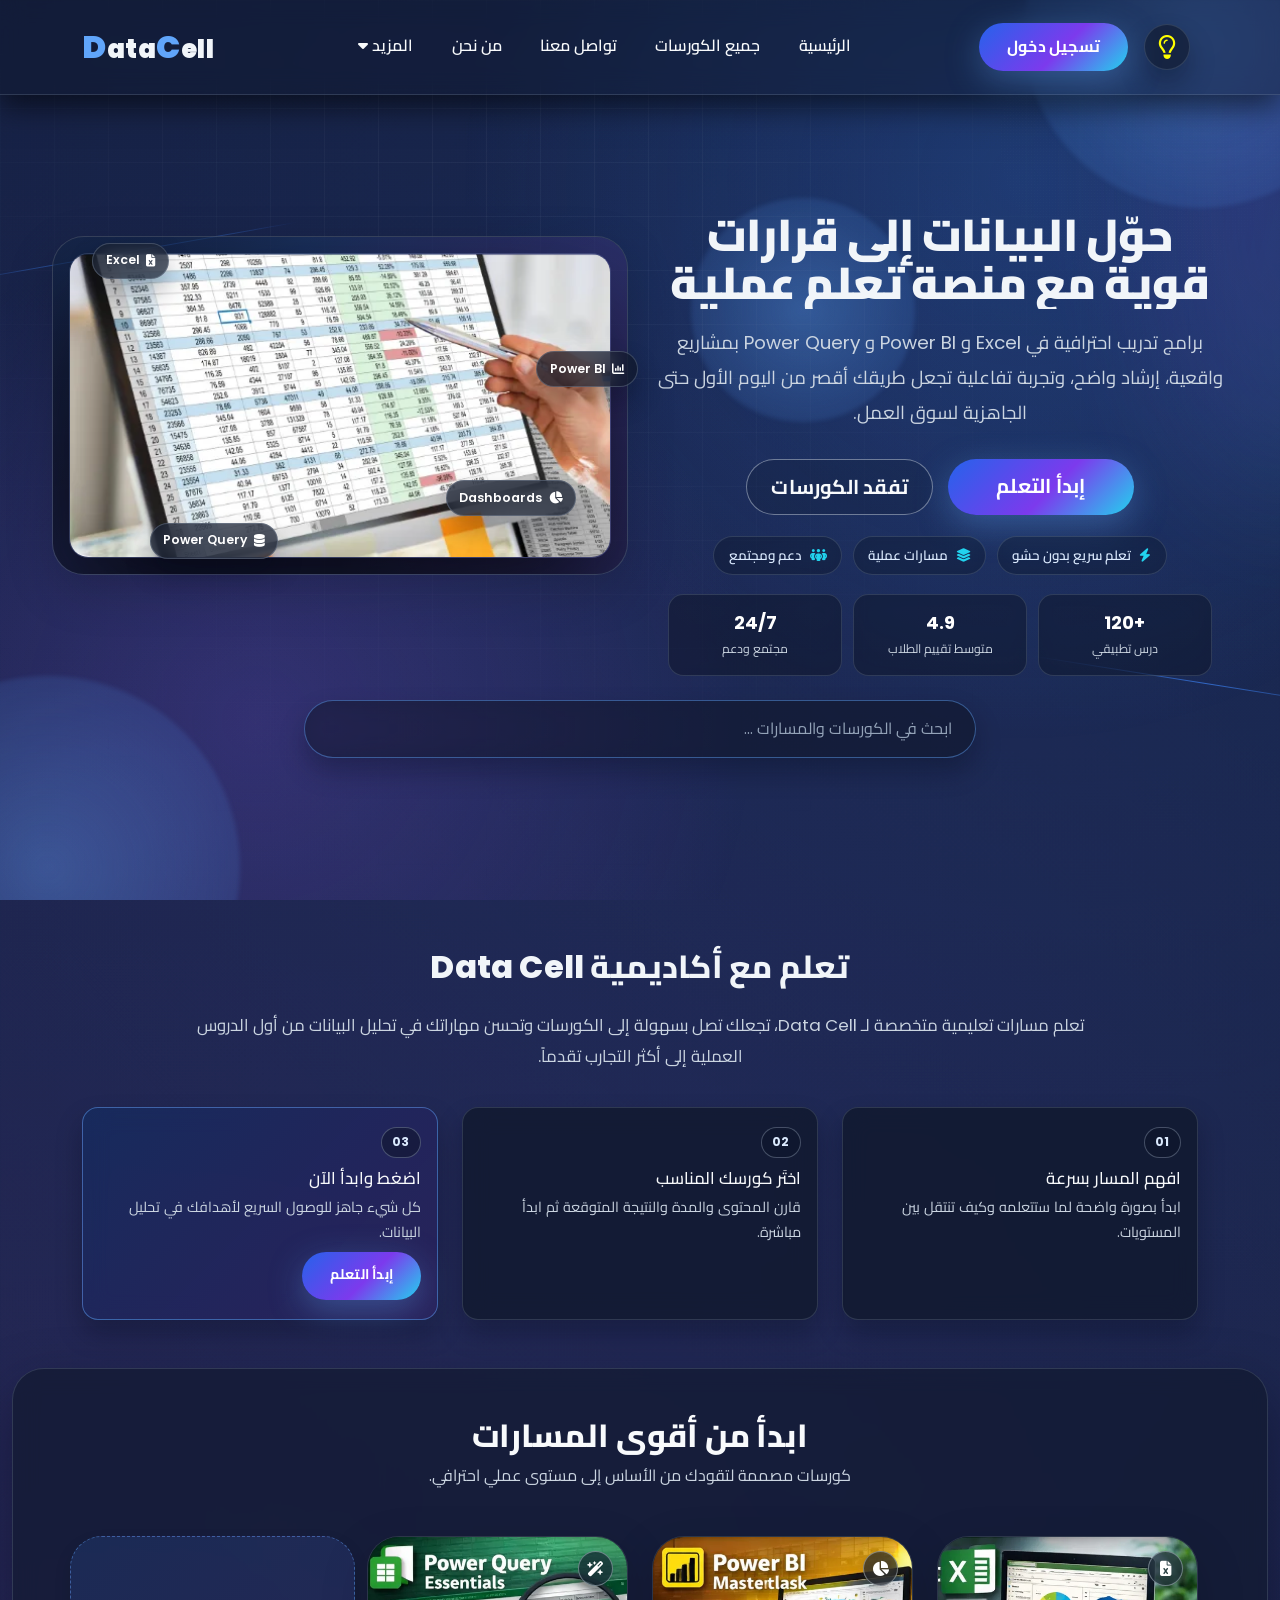
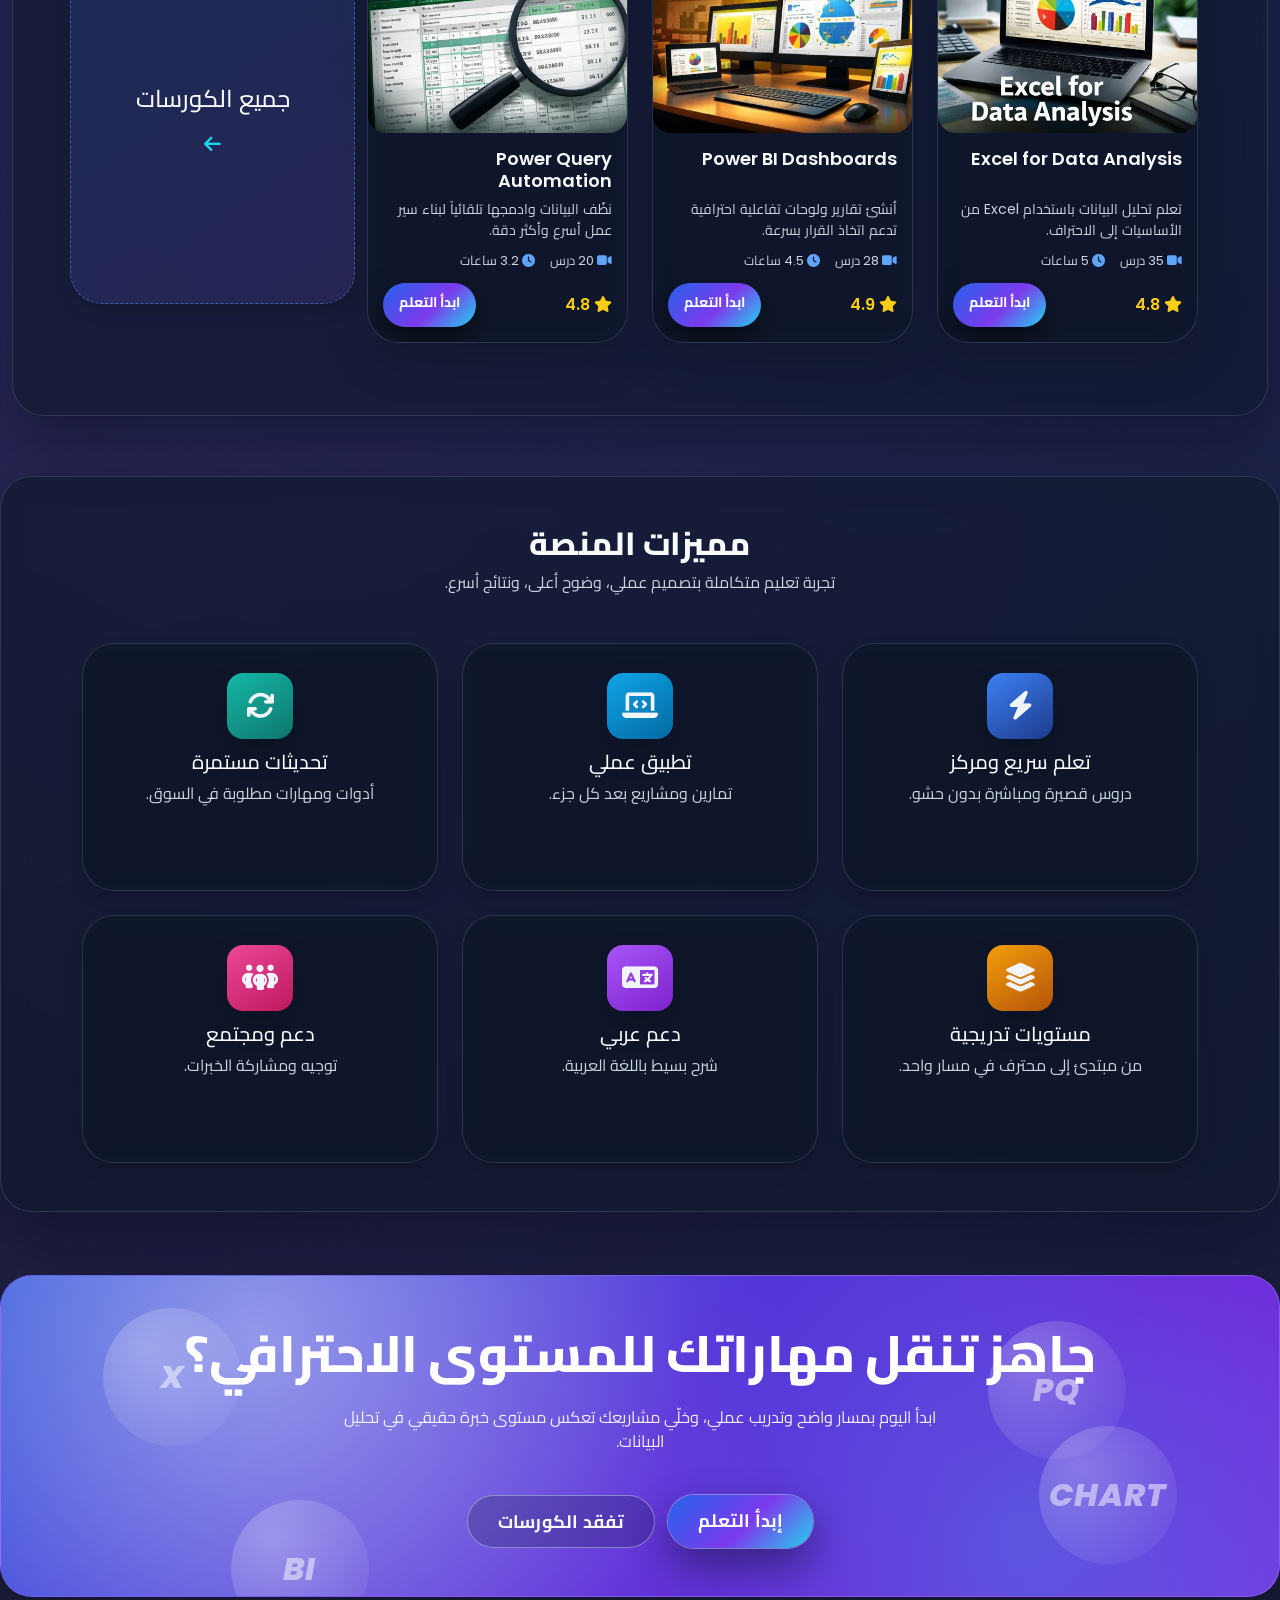
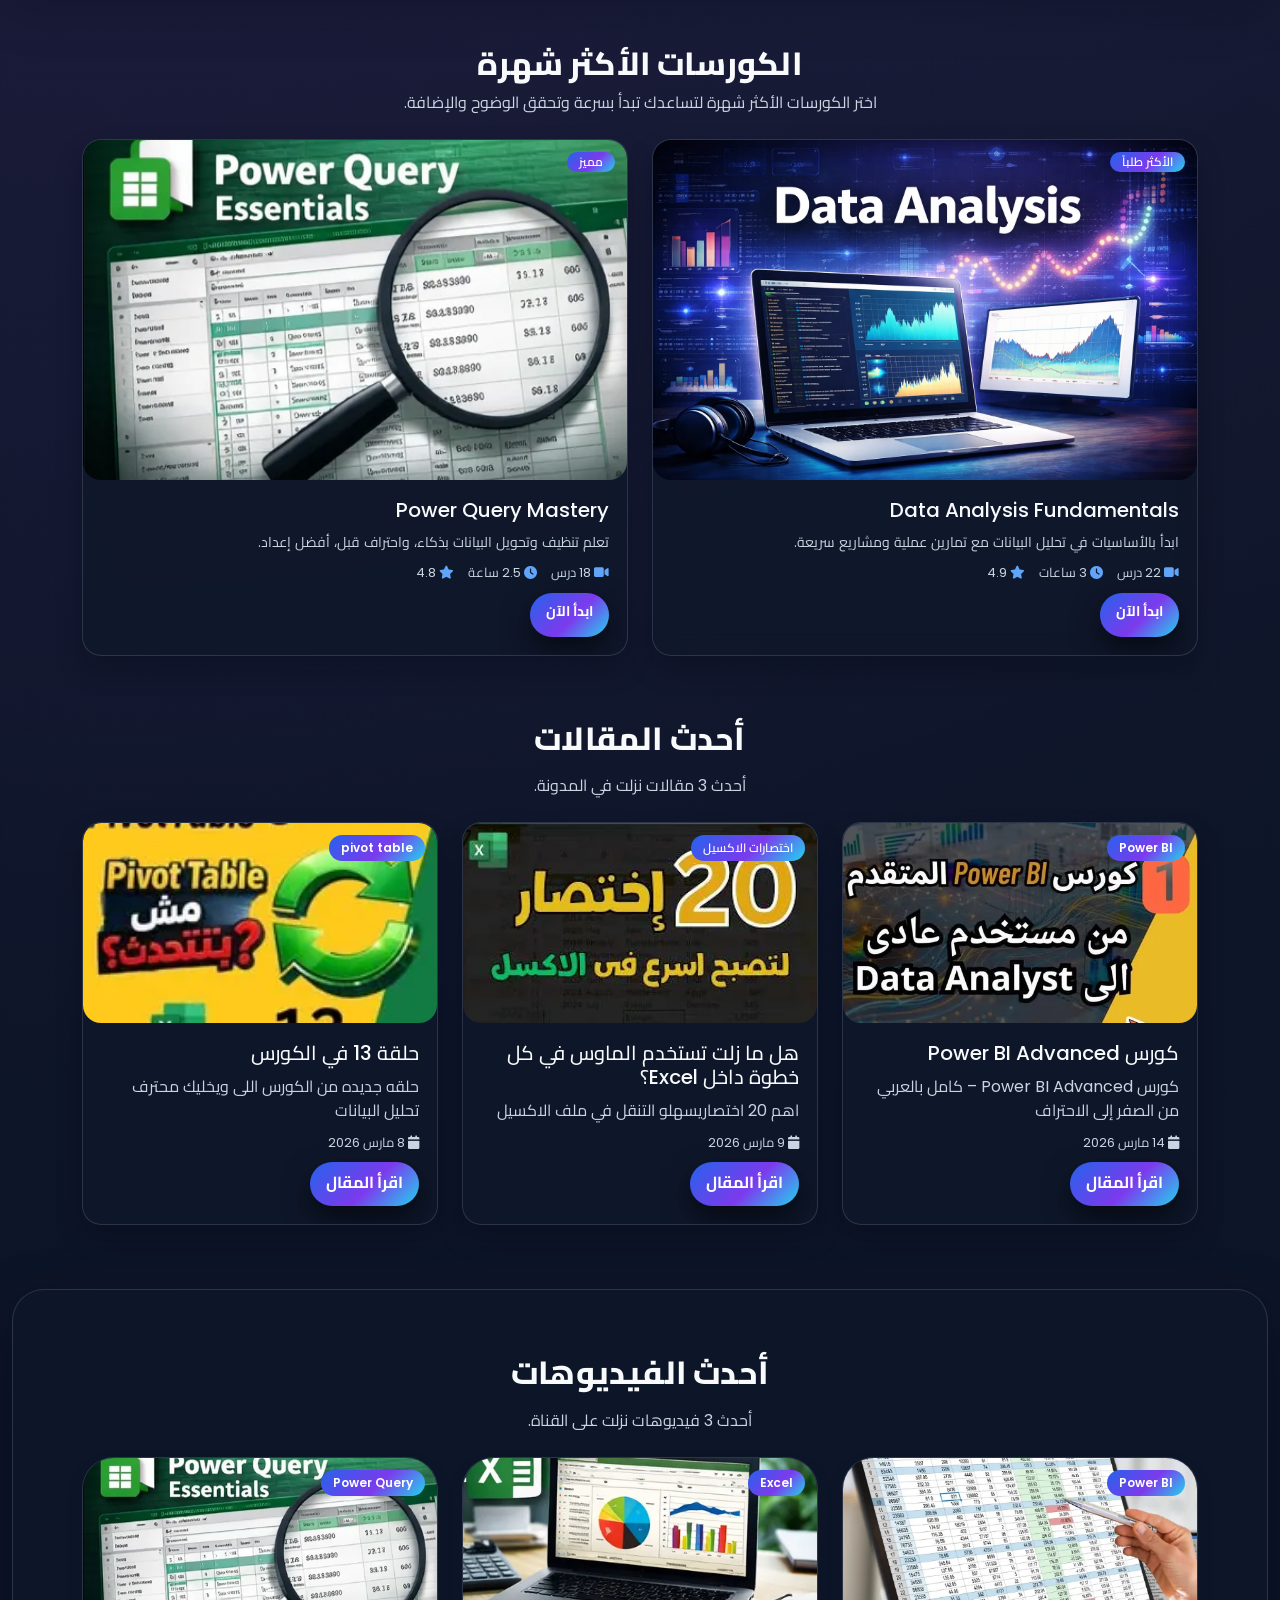
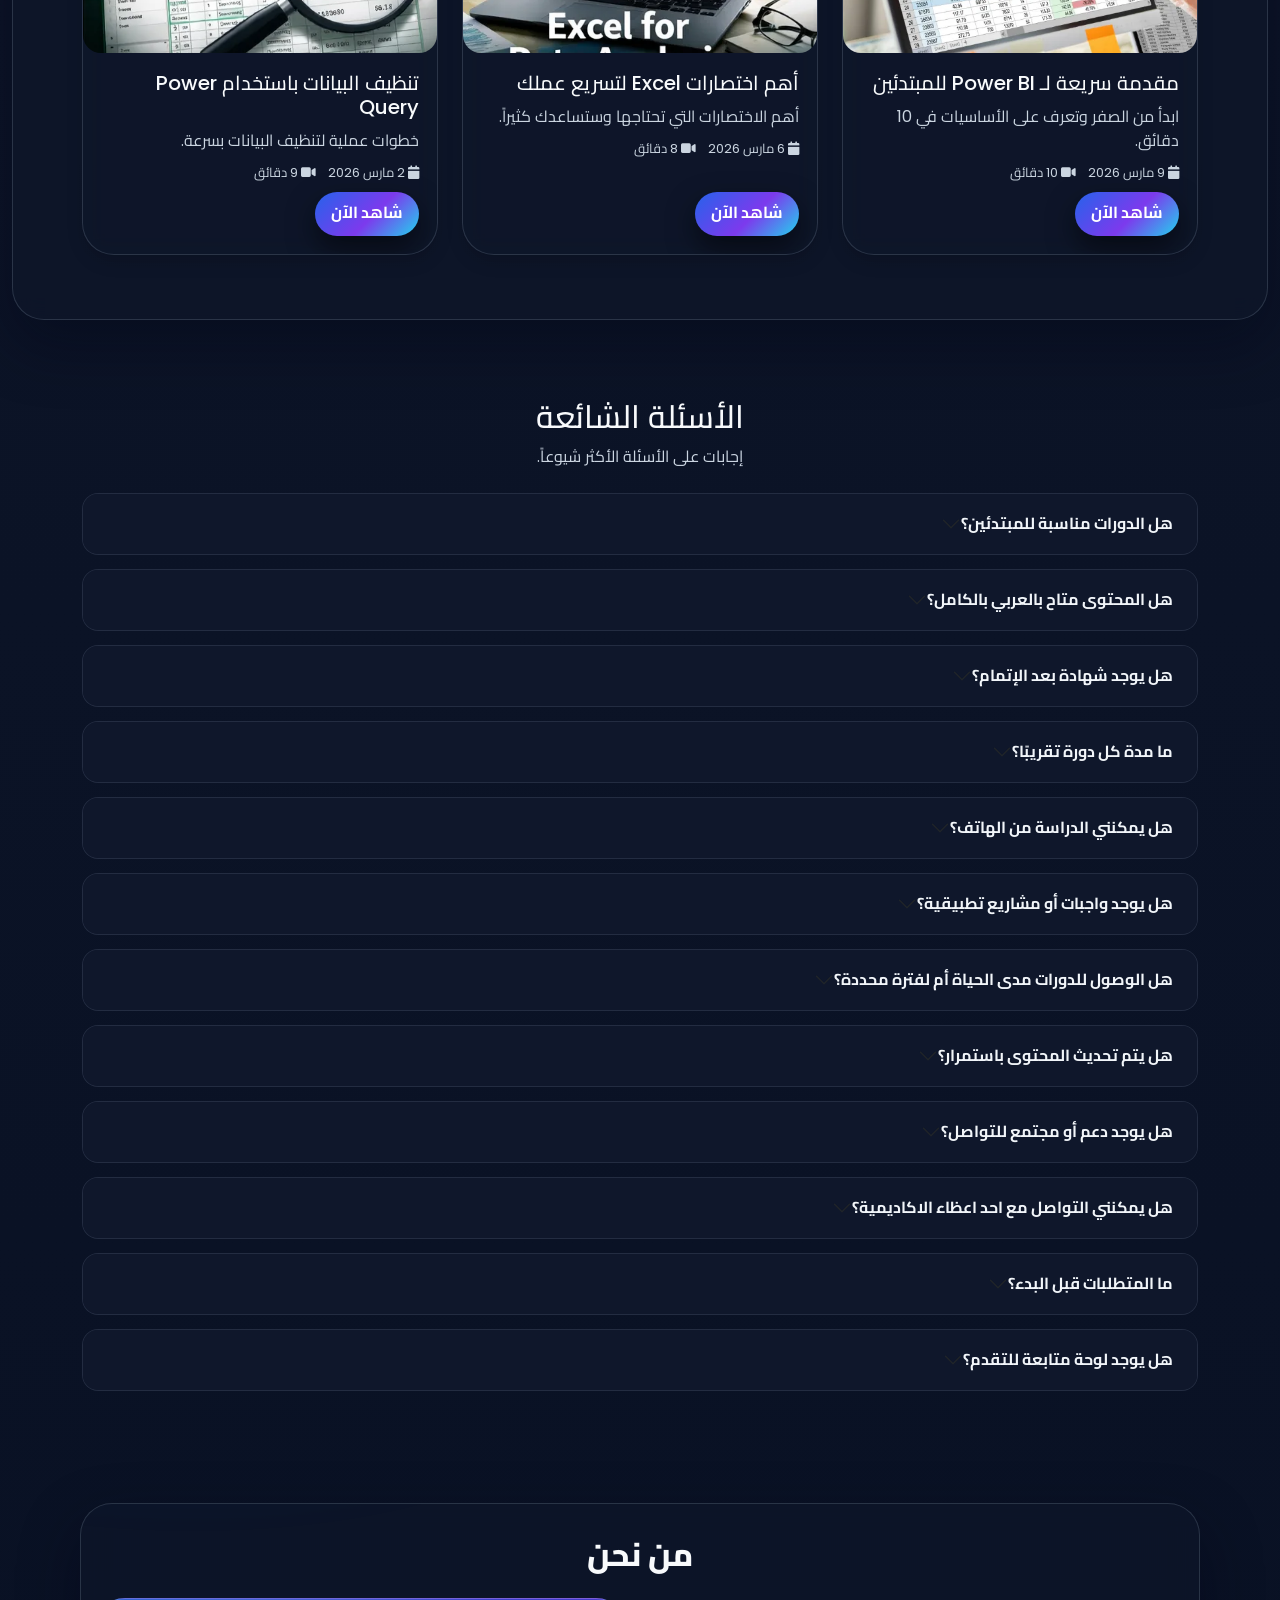
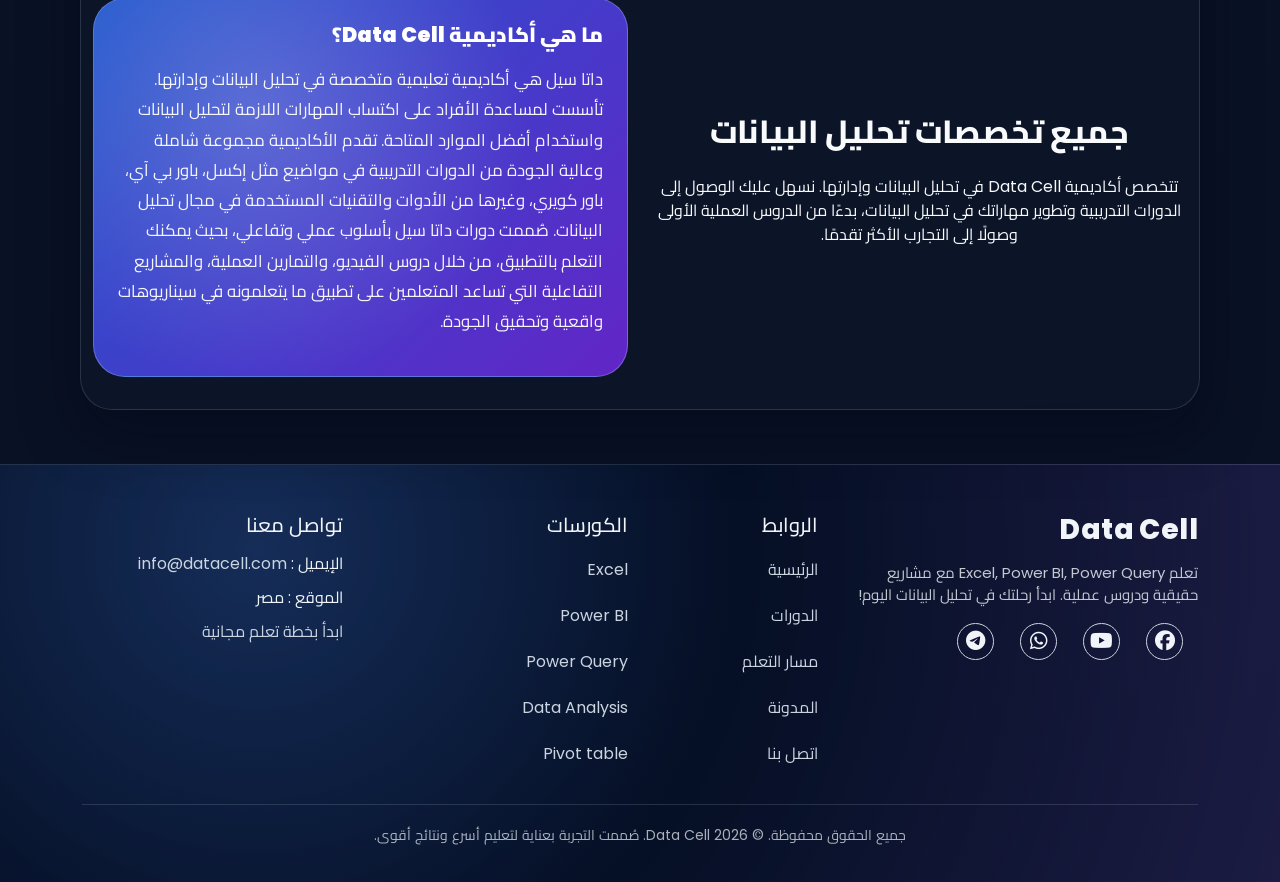
<file: index.html>
﻿<!DOCTYPE html>
<html lang="ar" dir="rtl">

<head>
  <meta charset="UTF-8">
  <meta name="viewport" content="width=device-width, initial-scale=1.0">
  <meta name="description"
    content="أكاديمية Data Cell لتعلّم تحليل البيانات باستخدام Excel وPower BI وPower Query مع دورات عملية ومشاريع حقيقية.">
  <meta name="keywords"
    content="data analysis, Excel, Power BI, Power Query, data analytics, learning platform, Pivot Table, dashboard">
  <meta name="author" content="Khaled Shaaban">
  <meta name="theme-color" content="#0b1220">
  <meta name="robots" content="index, follow">
  <link rel="canonical" href="https://abdokhaledshaaban.github.io/data_cell/index.html">
  <meta property="og:locale" content="ar_EG">
  <meta property="og:url" content="https://abdokhaledshaaban.github.io/data_cell/index.html">
  <meta property="og:site_name" content="Data Cell">
  <meta property="og:title" content="Data Cell | تعلم تحليل البيانات">
  <meta property="og:type" content="website">
  <meta property="og:image" content="https://abdokhaledshaaban.github.io/data_cell/img/data analysis course.webp">
  <meta property="og:image:alt" content="Data Cell platform preview">
  <meta property="og:description"
    content="أكاديمية Data Cell لتعلّم تحليل البيانات باستخدام Excel وPower BI وPower Query مع دورات عملية ومشاريع حقيقية.">
  <meta name="twitter:title" content="Data Cell | تعلم تحليل البيانات">
  <meta name="twitter:description"
    content="أكاديمية Data Cell لتعلّم تحليل البيانات باستخدام Excel وPower BI وPower Query مع دورات عملية ومشاريع حقيقية.">
  <meta name="twitter:card" content="summary_large_image">
  <meta name="twitter:image" content="https://abdokhaledshaaban.github.io/data_cell/img/data analysis course.webp">
  <meta name="twitter:image:alt" content="Data Cell platform preview">

  <script type="application/ld+json">
    {
      "@context": "https://schema.org",
      "@type": "EducationalOrganization",
      "name": "Data Cell",
      "url": "https://abdokhaledshaaban.github.io/data_cell/",
      "logo": "https://abdokhaledshaaban.github.io/data_cell/img/apple-touch-icon.png",
      "sameAs": [
        "https://www.facebook.com/share/1FXn8WjE4s/",
        "https://www.youtube.com/@khaledshaaban",
        "https://chat.whatsapp.com/BG29xzeOdV8DOxjk9hb5Yo",
        "https://t.me/onlineeducationkhaled"
      ]
    }
  </script>

  <script type="application/ld+json">
    {
      "@context": "https://schema.org",
      "@type": "WebSite",
      "name": "Data Cell",
      "url": "https://abdokhaledshaaban.github.io/data_cell/",
      "potentialAction": {
        "@type": "SearchAction",
        "target": "https://abdokhaledshaaban.github.io/data_cell/search/?q={search_term_string}",
        "query-input": "required name=search_term_string"
      }
    }
  </script>

  <link rel="icon" href="img/favicon-32.png" sizes="32x32" type="image/png">
  <link rel="icon" href="img/favicon-16.png" sizes="16x16" type="image/png">
  <link rel="apple-touch-icon" href="img/apple-touch-icon.png">

  <link rel="preconnect" href="https://fonts.googleapis.com">
  <link rel="preconnect" href="https://fonts.gstatic.com" crossorigin>
  <link rel="stylesheet"
    href="https://fonts.googleapis.com/css2?family=Cairo:wght@300;400;500;600;700;800&family=Poppins:wght@300;400;500;600;700&display=swap">

  <link rel="preconnect" href="https://cdnjs.cloudflare.com" crossorigin>
  <link rel="stylesheet" href="https://cdnjs.cloudflare.com/ajax/libs/font-awesome/6.5.0/css/all.min.css">
  <link rel="stylesheet" href="css/bootstrap.min.css">
  <link rel="stylesheet" href="css/style.min.css">
  <link rel="stylesheet" href="css/main.css">
  <link rel="stylesheet" href="css/pages/index.css">

  <title>Data Cell | تعلم تحليل البيانات</title>
</head>

<body class="premium-home">

  <nav dir="ltr" class="navbar navbar-expand-lg fixed-top premium-navbar" aria-label="قائمة التنقل">
    <div class="container">
      <a href="index.html" class="navbar-brand"><span>D</span>ata<span>C</span>ell</a>
      <div class="d-flex align-items-center ms-auto order-lg-2 gap-3">
        <div class="login"><a href="login.html" class="btn btn-primary login-btn">تسجيل دخول</a></div>
        <button id="theme-switch" class="me-2" type="button" aria-label="تبديل الوضع المظلم">
          <i class="fa-solid fa-moon"></i>
          <i class="fa-regular fa-lightbulb"></i>
        </button>
        <button class="navbar-toggler" type="button" aria-label="فتح القائمة" aria-controls="links"
          aria-expanded="false">
          <i class="fa-solid fa-bars-staggered"></i>
        </button>
      </div>

      <div dir="rtl" class="navbar-collapse justify-content-lg-center order-lg-1" id="links">
        <button class="nav-close" type="button" aria-label="إغلاق القائمة"><i class="fa-solid fa-xmark"></i></button>
        <ul class="navbar-nav text-start text-lg-center gap-lg-2">
          <li class="nav-item"><a href="index.html" class="nav-link">الرئيسية</a></li>
          <li class="nav-item"><a href="courses.html" class="nav-link">جميع الكورسات</a></li>
          <li class="nav-item"><a href="contact.html" class="nav-link">تواصل معنا</a></li>
          <li class="nav-item"><a href="about.html" class="nav-link">من نحن</a></li>
          <li class="nav-item drop-down">
            <a href="javascript:void(0)" id="navbarDropdown" class="nav-link" aria-haspopup="true" aria-expanded="false"
              aria-controls="nav-more-menu">المزيد <i class="fa-solid fa-caret-down"></i></a>
            <ul class="drop-down-list navbar-nav" id="nav-more-menu" role="menu" aria-hidden="true">
              <li class="nav-item"><a href="projects.html" class="nav-link">مشاريع</a></li>
              <li class="nav-item"><a href="quiz.html" class="nav-link">اختبارات</a></li>
              <li class="nav-item"><a href="learning_path.html" class="nav-link">مسار التعلم</a></li>
              <li class="nav-item"><a href="blog.html" class="nav-link">blog</a></li>
              <li class="nav-item"><a href="ai_chat.html" class="nav-link">AI chat</a></li>
              <li class="nav-item"><a href="index.html#faq" class="nav-link">FAQ</a></li>
            </ul>
          </li>
        </ul>
        <div class="login-mobile" style="display:none;"><a href="login.html" class="btn btn-primary w-100">تسجيل
            دخول</a></div>
      </div>
    </div>
  </nav>

  <button id="myBtn" type="button" aria-label="العودة لأعلى"><i class="fa-solid fa-arrow-up"></i></button>

  <main id="main">
    <section class="hero hero-premium d-flex align-items-center py-5" id="hero">
      <div class="hero-bg" aria-hidden="true">
        <span class="hero-orb orb-1" data-parallax="0.15"></span>
        <span class="hero-orb orb-2" data-parallax="0.25"></span>
        <span class="hero-orb orb-3" data-parallax="0.1"></span>
        <span class="hero-grid"></span>
        <span class="hero-line line-1" data-parallax="0.12"></span>
        <span class="hero-line line-2" data-parallax="0.18"></span>
      </div>

      <div class="container">
        <div class="row align-items-center justify-content-center gy-4 gy-lg-5">
          <div class="col-lg-6 order-2 order-lg-1 text-center">
            <div class="hero-copy mx-auto">
              <h1 class="hero-title">حوّل البيانات إلى قرارات قوية مع منصة تعلم عملية</h1>
              <p class="hero-text">
                برامج تدريب احترافية في Excel و Power BI و Power Query بمشاريع واقعية، إرشاد واضح، وتجربة تفاعلية تجعل
                طريقك
                أقصر من اليوم الأول حتى الجاهزية لسوق العمل.
              </p>
              <div class="hero-actions justify-content-center">
                <a href="learning_path.html" class="btn btn-primary btn-lg px-4">إبدأ التعلم</a>
                <a href="courses.html" class="btn btn-outline-light btn-lg px-4">تفقد الكورسات</a>
              </div>
              <div class="hero-highlights">
                <span><i class="fa-solid fa-bolt"></i> تعلم سريع بدون حشو</span>
                <span><i class="fa-solid fa-layer-group"></i> مسارات عملية</span>
                <span><i class="fa-solid fa-people-group"></i> دعم ومجتمع</span>
              </div>
              <div class="hero-metrics">
                <div>
                  <strong>+120</strong>
                  <small>درس تطبيقي</small>
                </div>
                <div>
                  <strong>4.9</strong>
                  <small>متوسط تقييم الطلاب</small>
                </div>
                <div>
                  <strong>24/7</strong>
                  <small>مجتمع ودعم</small>
                </div>
              </div>
            </div>
          </div>

          <div class="col-lg-6 order-1 order-lg-2 text-center">
            <div class="hero-media">
              <div class="hero-media-frame rounded-5 shadow-lg" data-parallax="0.2">
                <img src="img/hero.webp" class="img-fluid hero-img" alt="واجهة منصة Data Cell" loading="eager"
                  fetchpriority="high" decoding="async" width="1200" height="900">
              </div>
              <div class="hero-chip chip-excel">
                <i class="fa-solid fa-file-excel"></i>
                <span>Excel</span>
              </div>
              <div class="hero-chip chip-powerbi">
                <i class="fa-solid fa-chart-column"></i>
                <span>Power BI</span>
              </div>
              <div class="hero-chip chip-powerquery">
                <i class="fa-solid fa-database"></i>
                <span>Power Query</span>
              </div>
              <div class="hero-chip chip-dashboard">
                <i class="fa-solid fa-chart-pie"></i>
                <span>Dashboards</span>
              </div>
            </div>
          </div>
        </div>

        <div class="search-box text-center mt-4">
          <input type="search" id="search-input" class="form-control rounded-pill py-3" aria-label="ابحث في الكورسات"
            placeholder="ابحث في الكورسات والمسارات ...">
          <div id="search-results" role="listbox" aria-live="polite"></div>
        </div>
        <!-- <a href="#courses" class="hero-scroll-cue" aria-label="انتقل إلى الكورسات">
          <span>Scroll</span>
          <i class="fa-solid fa-chevron-down"></i>
        </a> -->
      </div>
    </section>

    <section class="intro-section w-100 text-center mt-5 px-3 px-lg-0">
      <h2 class="mb-4">تعلم مع أكاديمية Data Cell</h2>
      <p class="text-secondary">تعلم مسارات تعليمية متخصصة لـ Data Cell، تجعلك تصل بسهولة إلى الكورسات وتحسن مهاراتك في
        تحليل البيانات من أول الدروس العملية إلى أكثر التجارب تقدماً.</p>
    </section>

    <section class="journey-strip px-2 px-lg-0" aria-label="رحلة المستخدم">
      <div class="container">
        <div class="row g-3 g-lg-4">
          <div class="col-12 col-md-4">
            <article class="journey-step h-100 rounded-4">
              <span class="journey-step__num">01</span>
              <h3>افهم المسار بسرعة</h3>
              <p>ابدأ بصورة واضحة لما ستتعلمه وكيف تنتقل بين المستويات.</p>
            </article>
          </div>
          <div class="col-12 col-md-4">
            <article class="journey-step h-100 rounded-4">
              <span class="journey-step__num">02</span>
              <h3>اختَر كورسك المناسب</h3>
              <p>قارن المحتوى والمدة والنتيجة المتوقعة ثم ابدأ مباشرة.</p>
            </article>
          </div>
          <div class="col-12 col-md-4">
            <article class="journey-step h-100 rounded-4 journey-step--cta">
              <span class="journey-step__num">03</span>
              <h3>اضغط وابدأ الآن</h3>
              <p>كل شيء جاهز للوصول السريع لأهدافك في تحليل البيانات.</p>
              <a href="learning_path.html" class="btn btn-primary btn-sm mt-2">إبدأ التعلم</a>
            </article>
          </div>
        </div>
      </div>
    </section>

    <section class="courses mt-5 py-5 px-2 px-lg-3 rounded-5" id="courses">
      <div class="container">
        <div class="section-head text-center mb-5">
          <h2>ابدأ من أقوى المسارات</h2>
          <p>كورسات مصممة لتقودك من الأساس إلى مستوى عملي احترافي.</p>
        </div>

        <div class="row align-items-stretch g-4">
          <div class="col-12 col-sm-6 col-lg-3 mb-4">
            <div class="course-card rounded-5 shadow-lg h-100">
              <div class="img-container">
                <img src="img/excel course.webp" class="course-img" alt="Excel Course" loading="lazy" decoding="async">
                <span class="course-badge">Excel</span>
                <span class="course-float-icon" aria-hidden="true"><i class="fa-solid fa-file-excel"></i></span>
              </div>
              <div class="course-content">
                <h5 class="course-title">Excel for Data Analysis</h5>
                <p class="course-desc">تعلم تحليل البيانات باستخدام Excel من الأساسيات إلى الاحتراف.</p>
                <div class="course-info">
                  <span><i class="fa-solid fa-video"></i> 35 درس</span>
                  <span><i class="fa-solid fa-clock"></i> 5 ساعات</span>
                </div>
                <div class="course-footer">
                  <div class="rating"><i class="fa-solid fa-star"></i> 4.8</div>
                  <a href="courses.html#excel" class="course-btn">ابدأ التعلم</a>
                </div>
              </div>
            </div>
          </div>

          <div class="col-12 col-sm-6 col-lg-3 mb-4">
            <div class="course-card rounded-5 shadow-lg h-100">
              <div class="img-container">
                <img src="img/power bi course.webp" class="course-img" alt="Power BI Course" loading="lazy"
                  decoding="async">
                <span class="course-badge">Power BI</span>
                <span class="course-float-icon" aria-hidden="true"><i class="fa-solid fa-chart-pie"></i></span>
              </div>
              <div class="course-content">
                <h5 class="course-title">Power BI Dashboards</h5>
                <p class="course-desc">أنشئ تقارير ولوحات تفاعلية احترافية تدعم اتخاذ القرار بسرعة.</p>
                <div class="course-info">
                  <span><i class="fa-solid fa-video"></i> 28 درس</span>
                  <span><i class="fa-solid fa-clock"></i> 4.5 ساعات</span>
                </div>
                <div class="course-footer">
                  <div class="rating"><i class="fa-solid fa-star"></i> 4.9</div>
                  <a href="courses.html#power-bi" class="course-btn">ابدأ التعلم</a>
                </div>
              </div>
            </div>
          </div>

          <div class="col-12 col-sm-6 col-lg-3 mb-4">
            <div class="course-card rounded-5 shadow-lg h-100">
              <div class="img-container">
                <img src="img/power query.webp" class="course-img" alt="Power Query Course" loading="lazy"
                  decoding="async">
                <span class="course-badge">Power Query</span>
                <span class="course-float-icon" aria-hidden="true"><i
                    class="fa-solid fa-wand-magic-sparkles"></i></span>
              </div>
              <div class="course-content">
                <h5 class="course-title">Power Query Automation</h5>
                <p class="course-desc">نظّف البيانات وادمجها تلقائياً لبناء سير عمل أسرع وأكثر دقة.</p>
                <div class="course-info">
                  <span><i class="fa-solid fa-video"></i> 20 درس</span>
                  <span><i class="fa-solid fa-clock"></i> 3.2 ساعات</span>
                </div>
                <div class="course-footer">
                  <div class="rating"><i class="fa-solid fa-star"></i> 4.8</div>
                  <a href="courses.html#power-query" class="course-btn">ابدأ التعلم</a>
                </div>
              </div>
            </div>
          </div>

          <a href="courses.html" class="all-coursers col-12 col-sm-6 col-lg-3 mb-4 rounded-5 shadow">
            <h4>جميع الكورسات</h4>
            <i class="fa-solid fa-arrow-left"></i>
          </a>
        </div>
      </div>
    </section>

    <section class="platform-features py-5 rounded-5" id="features">
      <div class="container">
        <div class="section-head text-center mb-5">
          <h2>مميزات المنصة</h2>
          <p>تجربة تعليم متكاملة بتصميم عملي، وضوح أعلى، ونتائج أسرع.</p>
        </div>

        <div class="row g-4">
          <div class="col-12 col-sm-6 col-lg-4">
            <div class="feature-tile rounded-5 shadow">
              <div class="feature-icon bg-1"><i class="fa-solid fa-bolt"></i></div>
              <h5>تعلم سريع ومركز</h5>
              <p>دروس قصيرة ومباشرة بدون حشو.</p>
            </div>
          </div>
          <div class="col-12 col-sm-6 col-lg-4">
            <div class="feature-tile rounded-5 shadow">
              <div class="feature-icon bg-2"><i class="fa-solid fa-laptop-code"></i></div>
              <h5>تطبيق عملي</h5>
              <p>تمارين ومشاريع بعد كل جزء.</p>
            </div>
          </div>
          <div class="col-12 col-sm-6 col-lg-4">
            <div class="feature-tile rounded-5 shadow">
              <div class="feature-icon bg-3"><i class="fa-solid fa-arrows-rotate"></i></div>
              <h5>تحديثات مستمرة</h5>
              <p>أدوات ومهارات مطلوبة في السوق.</p>
            </div>
          </div>
          <div class="col-12 col-sm-6 col-lg-4">
            <div class="feature-tile rounded-5 shadow">
              <div class="feature-icon bg-4"><i class="fa-solid fa-layer-group"></i></div>
              <h5>مستويات تدريجية</h5>
              <p>من مبتدئ إلى محترف في مسار واحد.</p>
            </div>
          </div>
          <div class="col-12 col-sm-6 col-lg-4">
            <div class="feature-tile rounded-5 shadow">
              <div class="feature-icon bg-5"><i class="fa-solid fa-language"></i></div>
              <h5>دعم عربي</h5>
              <p>شرح بسيط باللغة العربية.</p>
            </div>
          </div>
          <div class="col-12 col-sm-6 col-lg-4">
            <div class="feature-tile rounded-5 shadow">
              <div class="feature-icon bg-6"><i class="fa-solid fa-people-group"></i></div>
              <h5>دعم ومجتمع</h5>
              <p>توجيه ومشاركة الخبرات.</p>
            </div>
          </div>
        </div>
      </div>
    </section>

    <section class="cta-section rounded-5 shadow-lg p-4 p-lg-5" id="cta">
      <div class="cta-shapes">
        <i class="shape excel-CTA">X</i>
        <i class="shape bi">BI</i>
        <i class="shape pq">PQ</i>
        <i class="shape chart">CHART</i>
      </div>
      <div class="container text-center cta-content">
        <h2>جاهز تنقل مهاراتك للمستوى الاحترافي؟</h2>
        <p>ابدأ اليوم بمسار واضح وتدريب عملي، وخلّي مشاريعك تعكس مستوى خبرة حقيقي في تحليل البيانات.</p>
        <div class="cta-buttons">
          <a href="learning_path.html" class="btn btn-primary btn-lg">إبدأ التعلم</a>
          <a href="courses.html" class="btn btn-outline-light btn-lg">تفقد الكورسات</a>
        </div>
      </div>
    </section>

    <section class="most-courses mt-5">
      <div class="container">
        <div class="text-center mb-4">
          <h2 class="mb-2">الكورسات الأكثر شهرة</h2>
          <p class="text-secondary mb-0">اختر الكورسات الأكثر شهرة لتساعدك تبدأ بسرعة وتحقق الوضوح والإضافة.</p>
        </div>
        <div class="row g-4">
          <div class="col-lg-6">
            <article class="most-course-card">
              <div class="most-course-media"><img src="img/data analysis course.webp" alt="Data Analysis Course"
                  loading="lazy" decoding="async"><span class="badge bg-primary most-course-tag">الأكثر طلباً</span>
              </div>
              <div class="most-course-body">
                <h3>Data Analysis Fundamentals</h3>
                <p>ابدأ بالأساسيات في تحليل البيانات مع تمارين عملية ومشاريع سريعة.</p>
                <div class="most-course-meta"><span><i class="fa-solid fa-video"></i> 22 درس</span><span><i
                      class="fa-solid fa-clock"></i> 3 ساعات</span><span><i class="fa-solid fa-star"></i>
                    4.9</span>
                </div><a href="courses.html#data-analysis" class="most-course-btn">ابدأ الآن</a>
              </div>
            </article>
          </div>
          <div class="col-lg-6">
            <article class="most-course-card">
              <div class="most-course-media"><img src="img/power query.webp" alt="Power Query Course" loading="lazy"
                  decoding="async"><span class="badge bg-primary most-course-tag">مميز</span></div>
              <div class="most-course-body">
                <h3>Power Query Mastery</h3>
                <p>تعلم تنظيف وتحويل البيانات بذكاء، واحتراف قبل، أفضل إعداد.</p>
                <div class="most-course-meta"><span><i class="fa-solid fa-video"></i> 18 درس</span><span><i
                      class="fa-solid fa-clock"></i> 2.5 ساعة</span><span><i class="fa-solid fa-star"></i>
                    4.8</span>
                </div><a href="courses.html#power-query" class="most-course-btn">ابدأ الآن</a>
              </div>
            </article>
          </div>
        </div>
      </div>
    </section>

    <section class="latest-section latest-articles px-2 px-lg-0">
      <div class="container">
        <div class="section-head text-center mb-4">
          <h2>أحدث المقالات</h2>
          <p class="text-secondary mb-0">أحدث 3 مقالات نزلت في المدونة.</p>
        </div>
        <div class="row g-4" id="homeLatestPosts">
          <div class="col-12 text-center text-secondary py-4" id="homePostsLoading">جاري تحميل المقالات...</div>
        </div>
      </div>
    </section>

    <section class="latest-section latest-videos rounded-5 px-2 px-lg-0">
      <div class="container">
        <div class="section-head text-center mb-4">
          <h2>أحدث الفيديوهات</h2>
          <p class="text-secondary mb-0">أحدث 3 فيديوهات نزلت على القناة.</p>
        </div>
        <div class="row g-4">
          <div class="col-12 col-sm-6 col-lg-4">
            <article class="post-card card h-100 video-card rounded-5 shadow">
              <div class="post-media">
                <img src="img/hero.webp" alt="فيديو عن Power BI" loading="lazy" decoding="async" width="1200"
                  height="900">
                <span class="most-course-tag">Power BI</span>
              </div>
              <div class="post-body card-body">
                <h5>مقدمة سريعة لـ Power BI للمبتدئين</h5>
                <p>ابدأ من الصفر وتعرف على الأساسيات في 10 دقائق.</p>
                <div class="post-meta">
                  <span><i class="fa-solid fa-calendar"></i> 9 مارس 2026</span>
                  <span><i class="fa-solid fa-video"></i> 10 دقائق</span>
                </div>
                <a href="https://www.youtube.com/@khaledshaaban" class="post-btn" target="_blank"
                  rel="noopener noreferrer">شاهد الآن</a>
              </div>
            </article>
          </div>

          <div class="col-12 col-sm-6 col-lg-4">
            <article class="post-card card h-100 video-card rounded-5 shadow">
              <div class="post-media">
                <img src="img/excel course.webp" alt="فيديو عن Excel" loading="lazy" decoding="async" width="1200"
                  height="900">
                <span class="most-course-tag">Excel</span>
              </div>
              <div class="post-body card-body">
                <h5>أهم اختصارات Excel لتسريع عملك</h5>
                <p>أهم الاختصارات التي تحتاجها وستساعدك كثيراً.</p>
                <div class="post-meta">
                  <span><i class="fa-solid fa-calendar"></i> 6 مارس 2026</span>
                  <span><i class="fa-solid fa-video"></i> 8 دقائق</span>
                </div>
                <a href="https://www.youtube.com/@khaledshaaban" class="post-btn" target="_blank"
                  rel="noopener noreferrer">شاهد الآن</a>
              </div>
            </article>
          </div>

          <div class="col-12 col-sm-6 col-lg-4">
            <article class="post-card card h-100 video-card rounded-5 shadow">
              <div class="post-media">
                <img src="img/power query.webp" alt="فيديو عن Power Query" loading="lazy" decoding="async" width="1200"
                  height="900">
                <span class="most-course-tag">Power Query</span>
              </div>
              <div class="post-body card-body">
                <h5>تنظيف البيانات باستخدام Power Query</h5>
                <p>خطوات عملية لتنظيف البيانات بسرعة.</p>
                <div class="post-meta">
                  <span><i class="fa-solid fa-calendar"></i> 2 مارس 2026</span>
                  <span><i class="fa-solid fa-video"></i> 9 دقائق</span>
                </div>
                <a href="https://www.youtube.com/@khaledshaaban" class="post-btn" target="_blank"
                  rel="noopener noreferrer">شاهد الآن</a>
              </div>
            </article>
          </div>
        </div>
      </div>
    </section>

    <section class="faq-section py-5" id="faq">
      <div class="container">
        <div class="text-center mb-4">
          <h2 data-faq-title">الأسئلة الشائعة</h2>
          <p class="text-secondary mb-0" data-faq-subtitle">إجابات على الأسئلة الأكثر شيوعاً.</p>
        </div>
        <div class="accordion faq-accordion" id="faqAccordion" data-faq-url="data/home-faq.json"></div>
        <div class="text-center text-secondary mt-3" data-faq-empty></div>
      </div>
    </section>

    <section class="about-section mt-5 rounded-5 px-2 px-lg-0">
      <h2 class="text-center mb-4">من نحن</h2>
      <div class="container">
        <div class="row align-items-center">
          <div class="col-lg-6 text-center">
            <h2 class="mb-4">جميع تخصصات تحليل البيانات</h2>
            <p>
              تتخصص أكاديمية Data Cell في تحليل البيانات وإدارتها. نسهل عليك الوصول إلى الدورات التدريبية وتطوير مهاراتك
              في تحليل البيانات، بدءًا من الدروس العملية الأولى وصولًا إلى التجارب الأكثر تقدمًا.
            </p>
          </div>
          <div class="col-lg-6">
            <div class="content p-4 rounded-5">
              <h3 class="mb-3">ما هي أكاديمية Data Cell؟</h3>
              <p>
                داتا سيل هي أكاديمية تعليمية متخصصة في تحليل البيانات وإدارتها. تأسست لمساعدة الأفراد على اكتساب
                المهارات
                اللازمة لتحليل البيانات واستخدام أفضل الموارد المتاحة. تقدم الأكاديمية مجموعة شاملة وعالية الجودة من
                الدورات التدريبية في مواضيع مثل إكسل، باور بي آي، باور كويري، وغيرها من الأدوات والتقنيات المستخدمة في
                مجال
                تحليل البيانات. صُممت دورات داتا سيل بأسلوب عملي وتفاعلي، بحيث يمكنك التعلم بالتطبيق، من خلال دروس
                الفيديو،
                والتمارين العملية، والمشاريع التفاعلية التي تساعد المتعلمين على تطبيق ما يتعلمونه في سيناريوهات واقعية
                وتحقيق
                الجودة.
              </p>
            </div>
          </div>
        </div>
      </div>
    </section>
  </main>

  <footer class="footer footer-premium pt-5">
    <div class="container">
      <div class="row gy-4">
        <div class="col-lg-4 col-md-6">
          <h3 class="footer-logo">Data Cell</h3>
          <p class="footer-text">تعلم Excel, Power BI, Power Query مع مشاريع حقيقية ودروس عملية. ابدأ رحلتك في تحليل
            البيانات اليوم!</p>
          <div class="social-icons">
            <a href="https://www.facebook.com/share/1FXn8WjE4s/" target="_blank" rel="noopener noreferrer"><i
                class="fa-brands fa-facebook"></i></a>
            <a href="https://www.youtube.com/@khaledshaaban" target="_blank" rel="noopener noreferrer"
              aria-label="YouTube"><i class="fa-brands fa-youtube"></i></a>
            <a href="https://chat.whatsapp.com/BG29xzeOdV8DOxjk9hb5Yo" target="_blank" rel="noopener noreferrer"><i
                class="fa-brands fa-whatsapp"></i></a>
            <a href="https://t.me/onlineeducationkhaled" target="_blank" rel="noopener noreferrer"><i
                class="fa-brands fa-telegram"></i></a>
          </div>
        </div>

        <div class="col-lg-2 col-md-6">
          <h5>الروابط</h5>
          <ul class="footer-links">
            <li><a href="index.html">الرئيسية</a></li>
            <li><a href="courses.html">الدورات</a></li>
            <li><a href="learning_path.html">مسار التعلم</a></li>
            <li><a href="blog.html">المدونة</a></li>
            <li><a href="contact.html">اتصل بنا</a></li>
          </ul>
        </div>

        <div class="col-lg-3 col-md-6">
          <h5>الكورسات</h5>
          <ul class="footer-links">
            <li><a href="courses.html#excel">Excel</a></li>
            <li><a href="courses.html#power-bi">Power BI</a></li>
            <li><a href="courses.html#power-query">Power Query</a></li>
            <li><a href="courses.html#data-analysis">Data Analysis</a></li>
            <li><a href="courses.html#pivot-table">Pivot table</a></li>
          </ul>
        </div>

        <div class="col-lg-3 col-md-6">
          <h5>تواصل معنا</h5>
          <ul class="footer-contact">
            <li>الإيميل : <a href="mailto:info@datacell.com">info@datacell.com</a></li>
            <li>الموقع : مصر</li>
            <li><a href="learning_path.html">ابدأ بخطة تعلم مجانية</a></li>
          </ul>
        </div>
      </div>

      <hr>

      <div class="footer-bottom text-center">
        <p>جميع الحقوق محفوظة. © 2026 Data Cell. صُممت التجربة بعناية لتعليم أسرع ونتائج أقوى.</p>
      </div>
    </div>
  </footer>

  <script src="js/bootstrap.bundle.min.js" defer></script>
  <script src="js/main.js" defer></script>
  <script src="js/pages/index.js" defer></script>
</body>

</html>
</file>
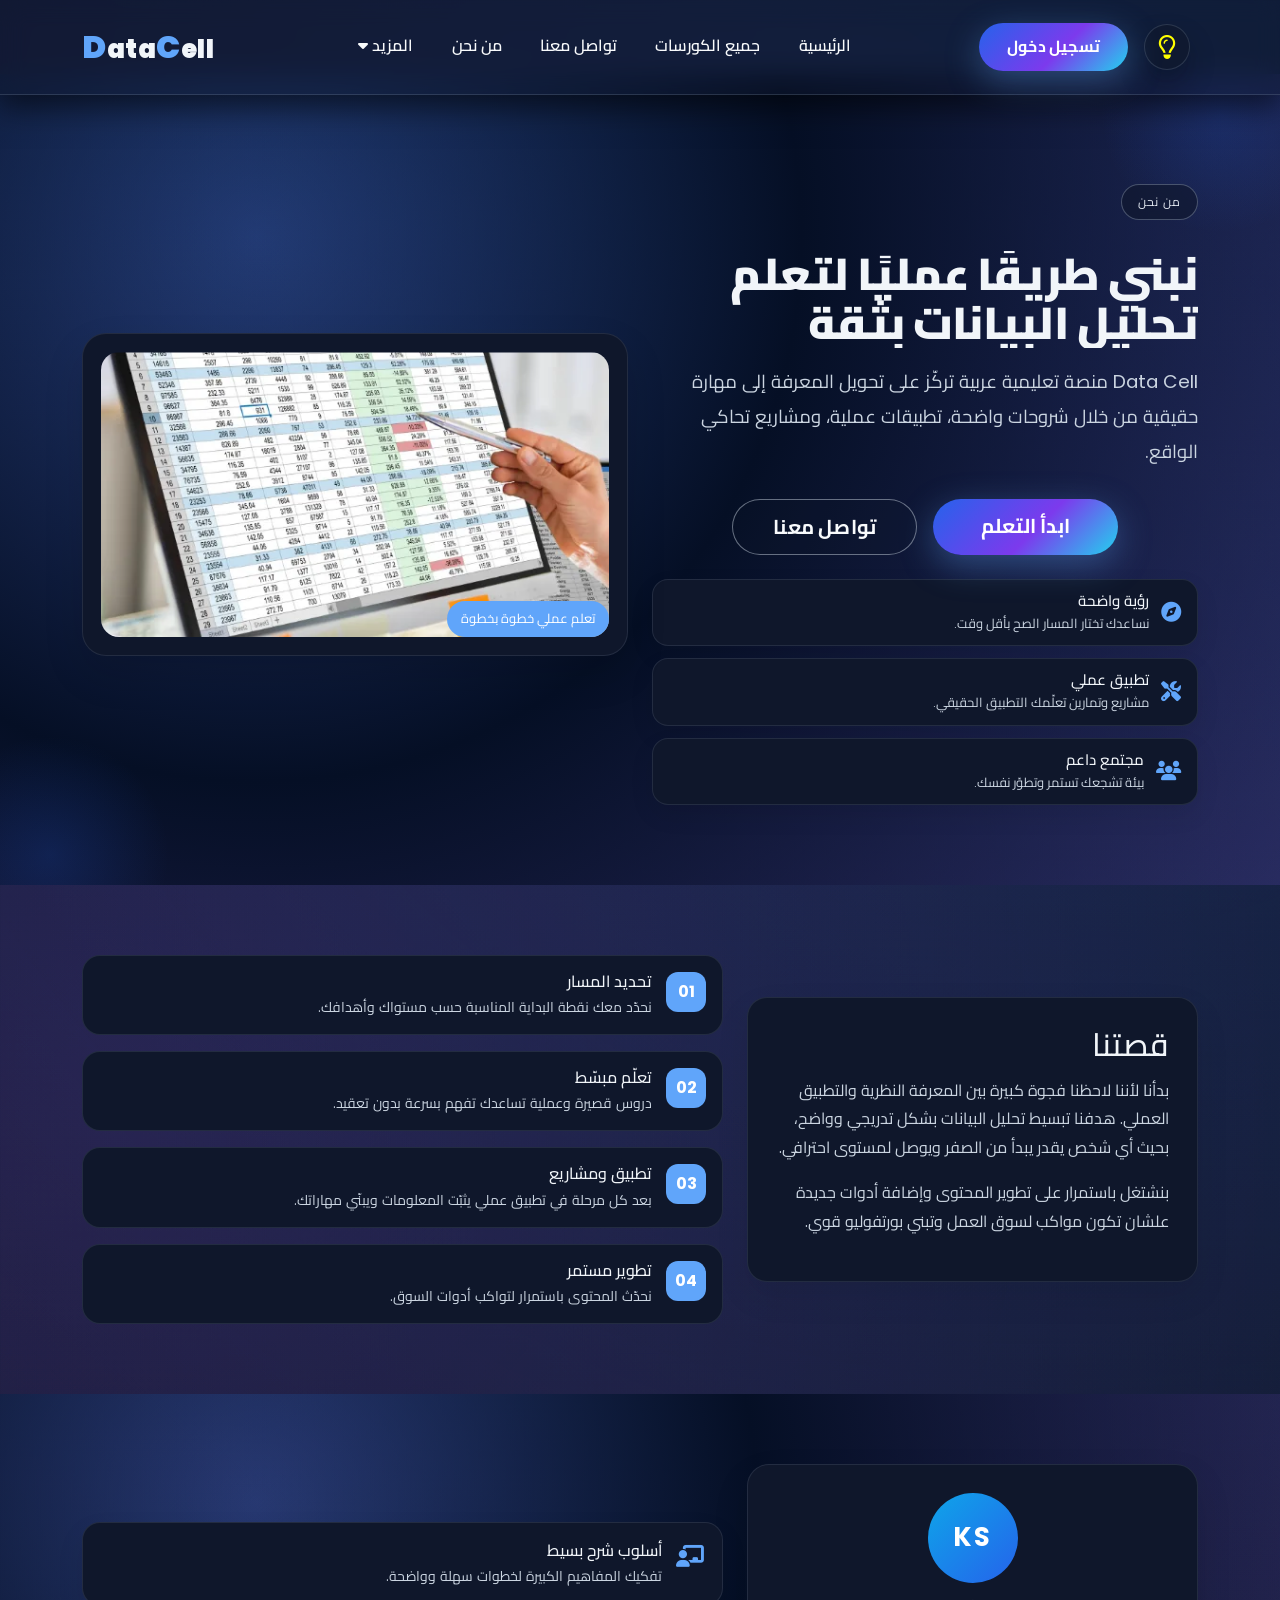
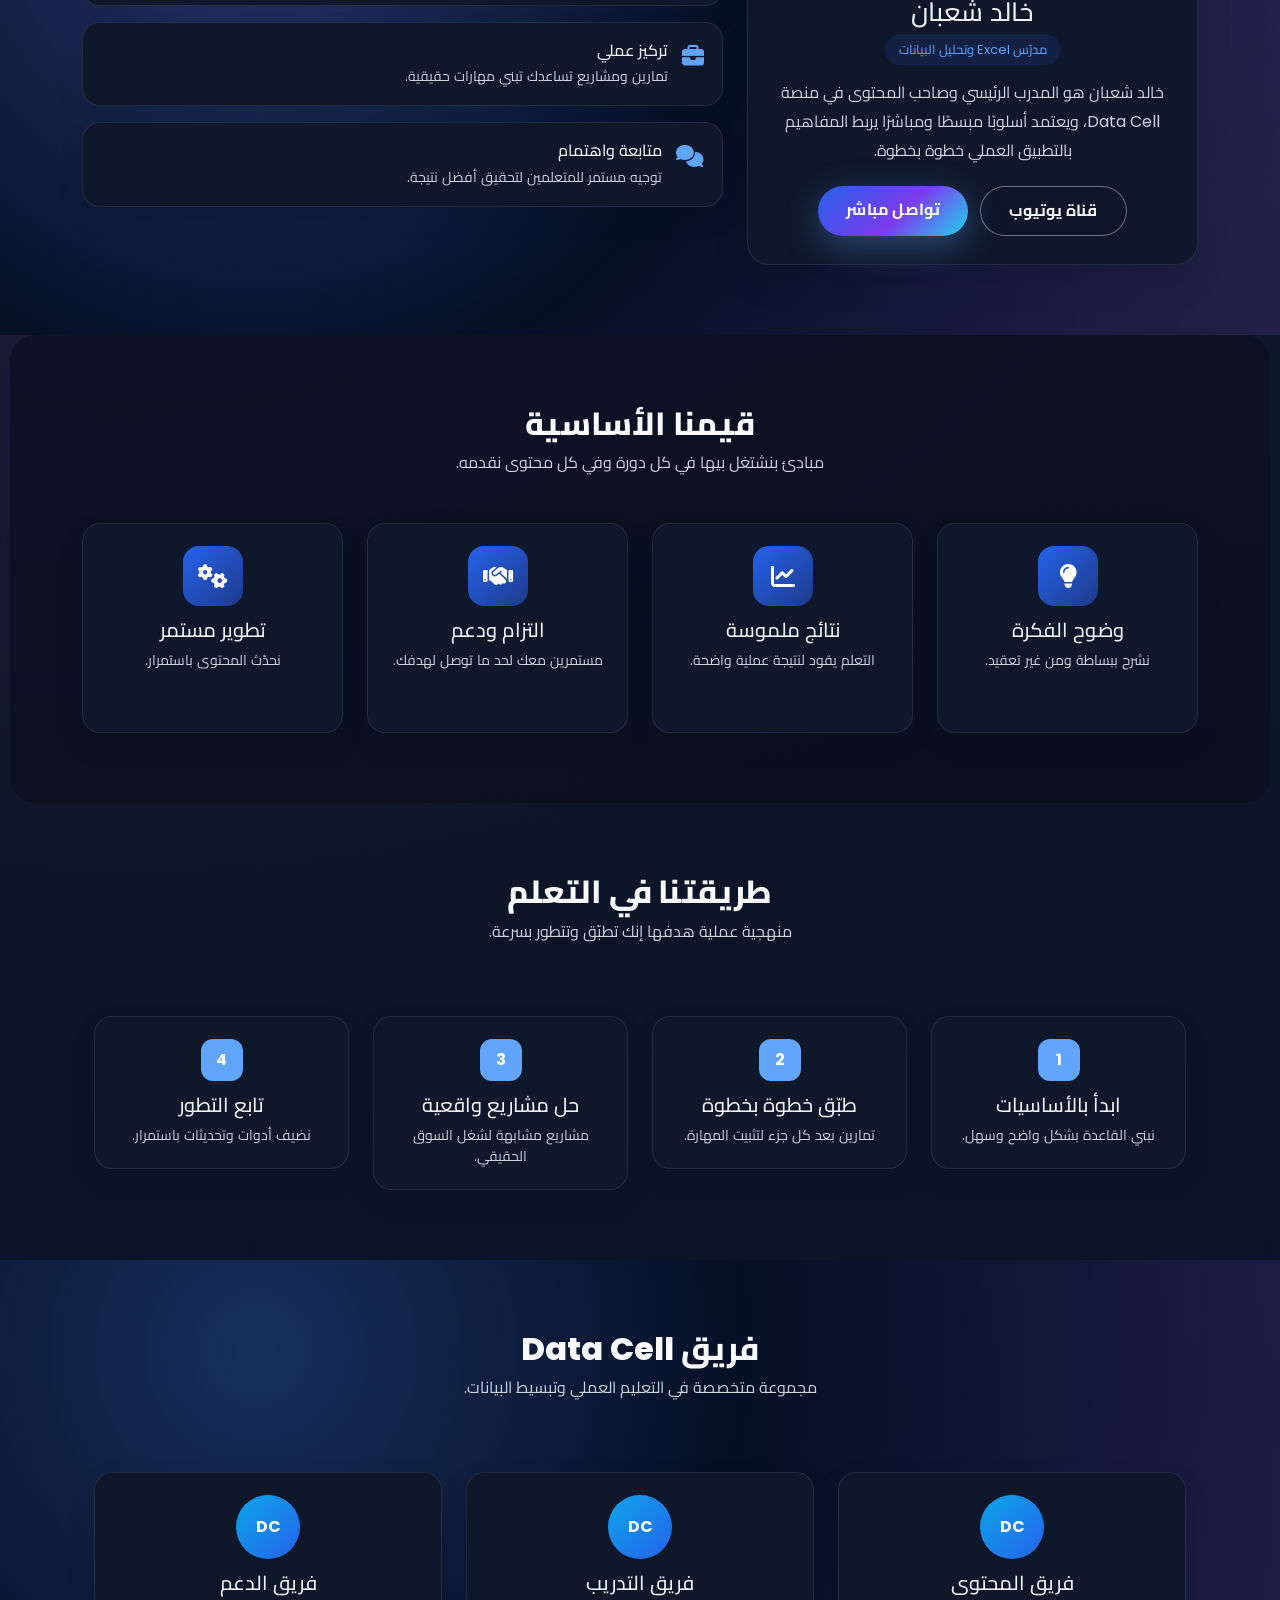
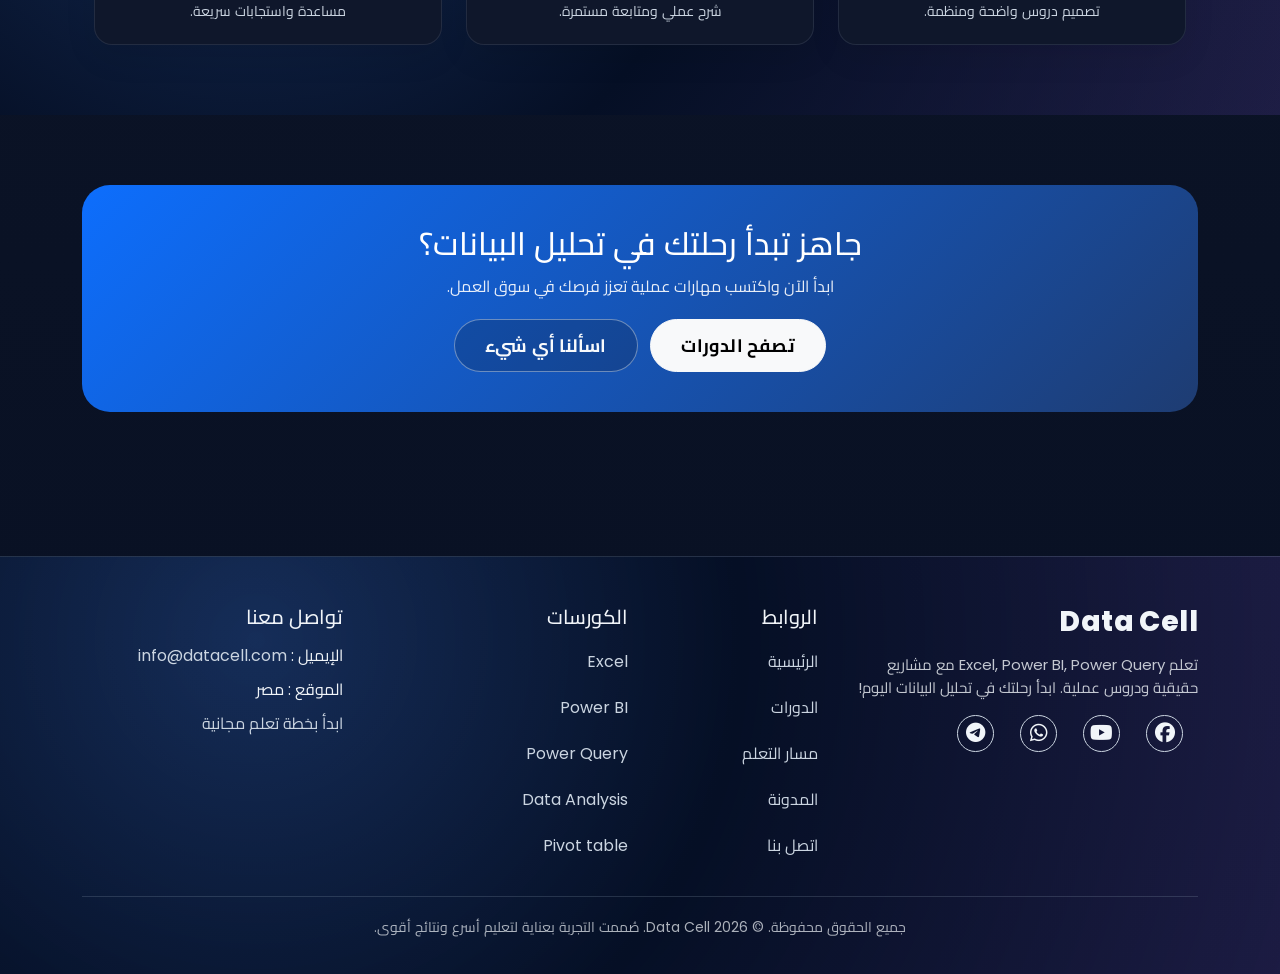
<file: about.html>
﻿<!DOCTYPE html>
<html lang="ar" dir="rtl">

<head>
  <meta charset="UTF-8">
  <meta name="viewport" content="width=device-width, initial-scale=1.0">
  <meta name="description" content="تعرف على رؤية ورسالة أكاديمية Data Cell وفريق العمل ونهج التعلم العملي.">
  <meta name="keywords"
    content="data analysis, Excel, Power BI, Power Query, data analytics, learning platform, Pivot Table, dashboard">
  <meta name="author" content="Khaled Shaaban">
  <meta name="theme-color" content="#2563eb">
  <meta name="robots" content="index, follow">
  <link rel="canonical" href="https://abdokhaledshaaban.github.io/data_cell/about.html">
  <meta property="og:locale" content="ar_EG">
  <meta property="og:url" content="https://abdokhaledshaaban.github.io/data_cell/about.html">
  <meta property="og:site_name" content="Data Cell">
  <meta property="og:title" content="Data Cell | من نحن">
  <meta property="og:type" content="website">
  <meta property="og:image" content="https://abdokhaledshaaban.github.io/data_cell/img/data analysis course.webp">
  <meta property="og:image:alt" content="Data Cell platform preview">
  <meta property="og:description" content="تعرف على رؤية ورسالة أكاديمية Data Cell وفريق العمل ونهج التعلم العملي.">
  <meta name="twitter:title" content="Data Cell | من نحن">
  <meta name="twitter:description" content="تعرف على رؤية ورسالة أكاديمية Data Cell وفريق العمل ونهج التعلم العملي.">
  <meta name="twitter:card" content="summary_large_image">
  <meta name="twitter:image" content="https://abdokhaledshaaban.github.io/data_cell/img/data analysis course.webp">
  <meta name="twitter:image:alt" content="Data Cell platform preview">
  <script type="application/ld+json">
    {
      "@context": "https://schema.org",
      "@type": "EducationalOrganization",
      "name": "Data Cell",
      "url": "https://abdokhaledshaaban.github.io/data_cell/",
      "logo": "https://abdokhaledshaaban.github.io/data_cell/img/apple-touch-icon.png",
      "sameAs": [
        "https://www.facebook.com/share/1FXn8WjE4s/",
        "https://www.youtube.com/@khaledshaaban",
        "https://chat.whatsapp.com/BG29xzeOdV8DOxjk9hb5Yo",
        "https://t.me/onlineeducationkhaled"
      ]
    }
  </script>
  <script type="application/ld+json">
    {
      "@context": "https://schema.org",
      "@type": "WebSite",
      "name": "Data Cell",
      "url": "https://abdokhaledshaaban.github.io/data_cell/",
      "potentialAction": {
        "@type": "SearchAction",
        "target": "https://abdokhaledshaaban.github.io/data_cell/search/?q={search_term_string}",
        "query-input": "required name=search_term_string"
      }
    }
  </script>
  <link rel="icon" href="img/favicon-32.png" sizes="32x32" type="image/png">
  <link rel="icon" href="img/favicon-16.png" sizes="16x16" type="image/png">
  <link rel="apple-touch-icon" href="img/apple-touch-icon.png">
  <link rel="preconnect" href="https://fonts.googleapis.com">
  <link rel="preconnect" href="https://fonts.gstatic.com" crossorigin>
  <link rel="stylesheet"
    href="https://fonts.googleapis.com/css2?family=Cairo:wght@300;400;500;600;700;800&family=Poppins:wght@300;400;500;600;700&display=swap">
  <link rel="preconnect" href="https://cdnjs.cloudflare.com" crossorigin>
  <link rel="stylesheet" href="https://cdnjs.cloudflare.com/ajax/libs/font-awesome/6.5.0/css/all.min.css">
  <link rel="stylesheet" href="css/bootstrap.min.css">
  <link rel="stylesheet" href="https://unpkg.com/aos@2.3.4/dist/aos.css">
  <link rel="stylesheet" href="css/main.css">
  <link rel="stylesheet" href="css/style.min.css">
  <link rel="stylesheet" href="css/pages/about.css">
  <title>Data Cell | من نحن</title>
</head>

<body class="premium-home">
  <nav dir="ltr" class="navbar navbar-expand-lg fixed-top premium-navbar" aria-label="قائمة التنقل">
    <div class="container">
      <a href="index.html" class="navbar-brand"><span>D</span>ata<span>C</span>ell</a>
      <div class="d-flex align-items-center ms-auto order-lg-2 gap-3">
        <div class="login"><a href="login.html" class="btn btn-primary login-btn">تسجيل دخول</a></div>
        <button id="theme-switch" class="me-2" type="button" aria-label="تبديل الوضع المظلم">
          <i class="fa-solid fa-moon"></i>
          <i class="fa-regular fa-lightbulb"></i>
        </button>
        <button class="navbar-toggler" type="button" aria-label="فتح القائمة" aria-controls="links"
          aria-expanded="false">
          <i class="fa-solid fa-bars-staggered"></i>
        </button>
      </div>

      <div dir="rtl" class="navbar-collapse justify-content-lg-center order-lg-1" id="links">
        <button class="nav-close" type="button" aria-label="إغلاق القائمة"><i class="fa-solid fa-xmark"></i></button>
        <ul class="navbar-nav text-start text-lg-center gap-lg-2">
          <li class="nav-item"><a href="index.html" class="nav-link">الرئيسية</a></li>
          <li class="nav-item"><a href="courses.html" class="nav-link">جميع الكورسات</a></li>
          <li class="nav-item"><a href="contact.html" class="nav-link">تواصل معنا</a></li>
          <li class="nav-item"><a href="about.html" class="nav-link">من نحن</a></li>
          <li class="nav-item drop-down">
            <a href="javascript:void(0)" id="navbarDropdown" class="nav-link" aria-haspopup="true" aria-expanded="false"
              aria-controls="nav-more-menu">المزيد <i class="fa-solid fa-caret-down"></i></a>
            <ul class="drop-down-list navbar-nav" id="nav-more-menu" role="menu" aria-hidden="true">
              <li class="nav-item"><a href="projects.html" class="nav-link">مشاريع</a></li>
              <li class="nav-item"><a href="quiz.html" class="nav-link">اختبارات</a></li>
              <li class="nav-item"><a href="learning_path.html" class="nav-link">مسار التعلم</a></li>
              <li class="nav-item"><a href="blog.html" class="nav-link">blog</a></li>
              <li class="nav-item"><a href="ai_chat.html" class="nav-link">AI chat</a></li>
              <li class="nav-item"><a href="index.html#faq" class="nav-link">FAQ</a></li>
            </ul>
          </li>
        </ul>
        <div class="login-mobile" style="display:none;"><a href="login.html" class="btn btn-primary w-100">تسجيل
            دخول</a></div>
      </div>
    </div>
  </nav><button id="myBtn"><i class="fa-solid fa-arrow-up"></i></button>
  <main id="main">
    <section class="about-hero">
      <div class="container">
        <div class="row align-items-center g-4">
          <div class="col-lg-6"><span class="hero-eyebrow">من نحن</span>
            <h1 class="hero-title">نبني طريقًا عمليًا لتعلم تحليل البيانات بثقة</h1>
            <p class="hero-text">
              Data Cell منصة تعليمية عربية تركّز على تحويل المعرفة إلى مهارة حقيقية من خلال شروحات واضحة، تطبيقات عملية،
              ومشاريع تحاكي الواقع.
            </p>
            <div class="hero-actions"><a href="courses.html" class="btn btn-primary btn-lg">ابدأ التعلم</a><a
                href="contact.html" class="btn btn-outline-light btn-lg">تواصل معنا</a></div>
            <div class="about-highlights">
              <div class="highlight-card"><i class="fa-solid fa-compass"></i>
                <div>
                  <h6>رؤية واضحة</h6>
                  <p>نساعدك تختار المسار الصح بأقل وقت.</p>
                </div>
              </div>
              <div class="highlight-card"><i class="fa-solid fa-screwdriver-wrench"></i>
                <div>
                  <h6>تطبيق عملي</h6>
                  <p>مشاريع وتمارين تعلّمك التطبيق الحقيقي.</p>
                </div>
              </div>
              <div class="highlight-card"><i class="fa-solid fa-users"></i>
                <div>
                  <h6>مجتمع داعم</h6>
                  <p>بيئة تشجعك تستمر وتطوّر نفسك.</p>
                </div>
              </div>
            </div>
          </div>
          <div class="col-lg-6">
            <div class="about-hero-media"><img src="img/hero.webp" alt="منصة Data Cell" loading="lazy"
                decoding="async"><span class="media-badge">تعلم عملي خطوة بخطوة</span></div>
          </div>
        </div>
      </div>
    </section>
    <section class="about-story">
      <div class="container">
        <div class="row g-4 align-items-center">
          <div class="col-lg-5">
            <div class="story-card">
              <h2>قصتنا</h2>
              <p>
                بدأنا لأننا لاحظنا فجوة كبيرة بين المعرفة النظرية والتطبيق العملي. هدفنا تبسيط تحليل البيانات بشكل
                تدريجي وواضح، بحيث أي شخص يقدر يبدأ من الصفر ويوصل لمستوى احترافي.
              </p>
              <p>
                بنشتغل باستمرار على تطوير المحتوى وإضافة أدوات جديدة علشان تكون مواكب لسوق العمل وتبني بورتفوليو قوي.
              </p>
            </div>
          </div>
          <div class="col-lg-7">
            <div class="story-steps">
              <div class="story-step"><span>01</span>
                <div>
                  <h5>تحديد المسار</h5>
                  <p>نحدّد معك نقطة البداية المناسبة حسب مستواك وأهدافك.</p>
                </div>
              </div>
              <div class="story-step"><span>02</span>
                <div>
                  <h5>تعلّم مبسّط</h5>
                  <p>دروس قصيرة وعملية تساعدك تفهم بسرعة بدون تعقيد.</p>
                </div>
              </div>
              <div class="story-step"><span>03</span>
                <div>
                  <h5>تطبيق ومشاريع</h5>
                  <p>بعد كل مرحلة في تطبيق عملي يثبّت المعلومات ويبنّي مهاراتك.</p>
                </div>
              </div>
              <div class="story-step"><span>04</span>
                <div>
                  <h5>تطوير مستمر</h5>
                  <p>نحدّث المحتوى باستمرار لتواكب أدوات السوق.</p>
                </div>
              </div>
            </div>
          </div>
        </div>
      </div>
    </section>
    <section class="about-founder">
      <div class="container">
        <div class="row g-4 align-items-center">
          <div class="col-lg-5">
            <div class="founder-card">
              <div class="founder-avatar">KS</div>
              <h2>خالد شعبان</h2><span class="founder-role">مدرّس Excel وتحليل البيانات</span>
              <p>
                خالد شعبان هو المدرب الرئيسي وصاحب المحتوى في منصة Data Cell، ويعتمد أسلوبًا مبسطًا ومباشرًا يربط
                المفاهيم بالتطبيق العملي خطوة بخطوة.
              </p>
              <div class="founder-social"><a href="https://www.youtube.com/@khaledshaaban" class="btn btn-outline-light"
                  target="_blank" rel="noopener noreferrer">قناة
                  يوتيوب</a><a href="contact.html" class="btn btn-primary">تواصل مباشر</a></div>
            </div>
          </div>
          <div class="col-lg-7">
            <div class="founder-highlights">
              <div class="founder-highlight"><i class="fa-solid fa-chalkboard-user"></i>
                <div>
                  <h5>أسلوب شرح بسيط</h5>
                  <p>تفكيك المفاهيم الكبيرة لخطوات سهلة وواضحة.</p>
                </div>
              </div>
              <div class="founder-highlight"><i class="fa-solid fa-briefcase"></i>
                <div>
                  <h5>تركيز عملي</h5>
                  <p>تمارين ومشاريع تساعدك تبني مهارات حقيقية.</p>
                </div>
              </div>
              <div class="founder-highlight"><i class="fa-solid fa-comments"></i>
                <div>
                  <h5>متابعة واهتمام</h5>
                  <p>توجيه مستمر للمتعلمين لتحقيق أفضل نتيجة.</p>
                </div>
              </div>
            </div>
          </div>
        </div>
      </div>
    </section>
    <section class="about-values">
      <div class="container">
        <div class="section-head text-center mb-5">
          <h2>قيمنا الأساسية</h2>
          <p>مبادئ بنشتغل بيها في كل دورة وفي كل محتوى نقدمه.</p>
        </div>
        <div class="row g-4">
          <div class="col-md-6 col-lg-3">
            <div class="value-card">
              <div class="value-icon"><i class="fa-solid fa-lightbulb"></i></div>
              <h5>وضوح الفكرة</h5>
              <p>نشرح ببساطة ومن غير تعقيد.</p>
            </div>
          </div>
          <div class="col-md-6 col-lg-3">
            <div class="value-card">
              <div class="value-icon"><i class="fa-solid fa-chart-line"></i></div>
              <h5>نتائج ملموسة</h5>
              <p>التعلم يقود لنتيجة عملية واضحة.</p>
            </div>
          </div>
          <div class="col-md-6 col-lg-3">
            <div class="value-card">
              <div class="value-icon"><i class="fa-solid fa-handshake"></i></div>
              <h5>التزام ودعم</h5>
              <p>مستمرين معك لحد ما توصل لهدفك.</p>
            </div>
          </div>
          <div class="col-md-6 col-lg-3">
            <div class="value-card">
              <div class="value-icon"><i class="fa-solid fa-gears"></i></div>
              <h5>تطوير مستمر</h5>
              <p>نحدّث المحتوى باستمرار.</p>
            </div>
          </div>
        </div>
      </div>
    </section>
    <section class="about-method">
      <div class="container">
        <div class="section-head text-center mb-5">
          <h2>طريقتنا في التعلم</h2>
          <p>منهجية عملية هدفها إنك تطبّق وتتطور بسرعة.</p>
        </div>
        <div class="row g-4 method-grid">
          <div class="col-md-6 col-lg-3">
            <div class="method-card"><span>1</span>
              <h5>ابدأ بالأساسيات</h5>
              <p>نبني القاعدة بشكل واضح وسهل.</p>
            </div>
          </div>
          <div class="col-md-6 col-lg-3">
            <div class="method-card"><span>2</span>
              <h5>طبّق خطوة بخطوة</h5>
              <p>تمارين بعد كل جزء لتثبيت المهارة.</p>
            </div>
          </div>
          <div class="col-md-6 col-lg-3">
            <div class="method-card"><span>3</span>
              <h5>حل مشاريع واقعية</h5>
              <p>مشاريع مشابهة لشغل السوق الحقيقي.</p>
            </div>
          </div>
          <div class="col-md-6 col-lg-3">
            <div class="method-card"><span>4</span>
              <h5>تابع التطور</h5>
              <p>نضيف أدوات وتحديثات باستمرار.</p>
            </div>
          </div>
        </div>
      </div>
    </section>
    <section class="about-team">
      <div class="container">
        <div class="section-head text-center mb-5">
          <h2>فريق Data Cell</h2>
          <p>مجموعة متخصصة في التعليم العملي وتبسيط البيانات.</p>
        </div>
        <div class="row g-4 team-grid">
          <div class="col-md-6 col-lg-4">
            <div class="team-card">
              <div class="team-avatar">DC</div>
              <h5>فريق المحتوى</h5>
              <p>تصميم دروس واضحة ومنظمة.</p>
            </div>
          </div>
          <div class="col-md-6 col-lg-4">
            <div class="team-card">
              <div class="team-avatar">DC</div>
              <h5>فريق التدريب</h5>
              <p>شرح عملي ومتابعة مستمرة.</p>
            </div>
          </div>
          <div class="col-md-6 col-lg-4">
            <div class="team-card">
              <div class="team-avatar">DC</div>
              <h5>فريق الدعم</h5>
              <p>مساعدة واستجابات سريعة.</p>
            </div>
          </div>
        </div>
      </div>
    </section>
    <section class="about-cta">
      <div class="container">
        <div class="cta-inner">
          <h2>جاهز تبدأ رحلتك في تحليل البيانات؟</h2>
          <p>ابدأ الآن واكتسب مهارات عملية تعزز فرصك في سوق العمل.</p>
          <div class="cta-buttons"><a href="courses.html" class="btn btn-light btn-lg">تصفح الدورات</a><a
              href="contact.html" class="btn btn-outline-light btn-lg">اسألنا أي شيء</a></div>
        </div>
      </div>
    </section>
  </main>
  <footer class="footer footer-premium pt-5">
    <div class="container">
      <div class="row gy-4">
        <div class="col-lg-4 col-md-6">
          <h3 class="footer-logo">Data Cell</h3>
          <p class="footer-text">تعلم Excel, Power BI, Power Query مع مشاريع حقيقية ودروس عملية. ابدأ رحلتك في تحليل
            البيانات اليوم!</p>
          <div class="social-icons">
            <a href="https://www.facebook.com/share/1FXn8WjE4s/" target="_blank" rel="noopener noreferrer"><i
                class="fa-brands fa-facebook"></i></a>
            <a href="https://www.youtube.com/@khaledshaaban" target="_blank" rel="noopener noreferrer"
              aria-label="YouTube"><i class="fa-brands fa-youtube"></i></a>
            <a href="https://chat.whatsapp.com/BG29xzeOdV8DOxjk9hb5Yo" target="_blank" rel="noopener noreferrer"><i
                class="fa-brands fa-whatsapp"></i></a>
            <a href="https://t.me/onlineeducationkhaled" target="_blank" rel="noopener noreferrer"><i
                class="fa-brands fa-telegram"></i></a>
          </div>
        </div>

        <div class="col-lg-2 col-md-6">
          <h5>الروابط</h5>
          <ul class="footer-links">
            <li><a href="index.html">الرئيسية</a></li>
            <li><a href="courses.html">الدورات</a></li>
            <li><a href="learning_path.html">مسار التعلم</a></li>
            <li><a href="blog.html">المدونة</a></li>
            <li><a href="contact.html">اتصل بنا</a></li>
          </ul>
        </div>

        <div class="col-lg-3 col-md-6">
          <h5>الكورسات</h5>
          <ul class="footer-links">
            <li><a href="courses.html#excel">Excel</a></li>
            <li><a href="courses.html#power-bi">Power BI</a></li>
            <li><a href="courses.html#power-query">Power Query</a></li>
            <li><a href="courses.html#data-analysis">Data Analysis</a></li>
            <li><a href="courses.html#pivot-table">Pivot table</a></li>
          </ul>
        </div>

        <div class="col-lg-3 col-md-6">
          <h5>تواصل معنا</h5>
          <ul class="footer-contact">
            <li>الإيميل : <a href="mailto:info@datacell.com">info@datacell.com</a></li>
            <li>الموقع : مصر</li>
            <li><a href="learning_path.html">ابدأ بخطة تعلم مجانية</a></li>
          </ul>
        </div>
      </div>

      <hr>

      <div class="footer-bottom text-center">
        <p>جميع الحقوق محفوظة. © 2026 Data Cell. صُممت التجربة بعناية لتعليم أسرع ونتائج أقوى.</p>
      </div>
    </div>
  </footer>
  <script src="js/bootstrap.bundle.min.js" defer></script>
  <script src="https://unpkg.com/aos@2.3.4/dist/aos.js" defer></script>
  <script src="js/main.js" defer></script>
  <script src="js/pages/about.js" defer></script>
</body>

</html>
</file>
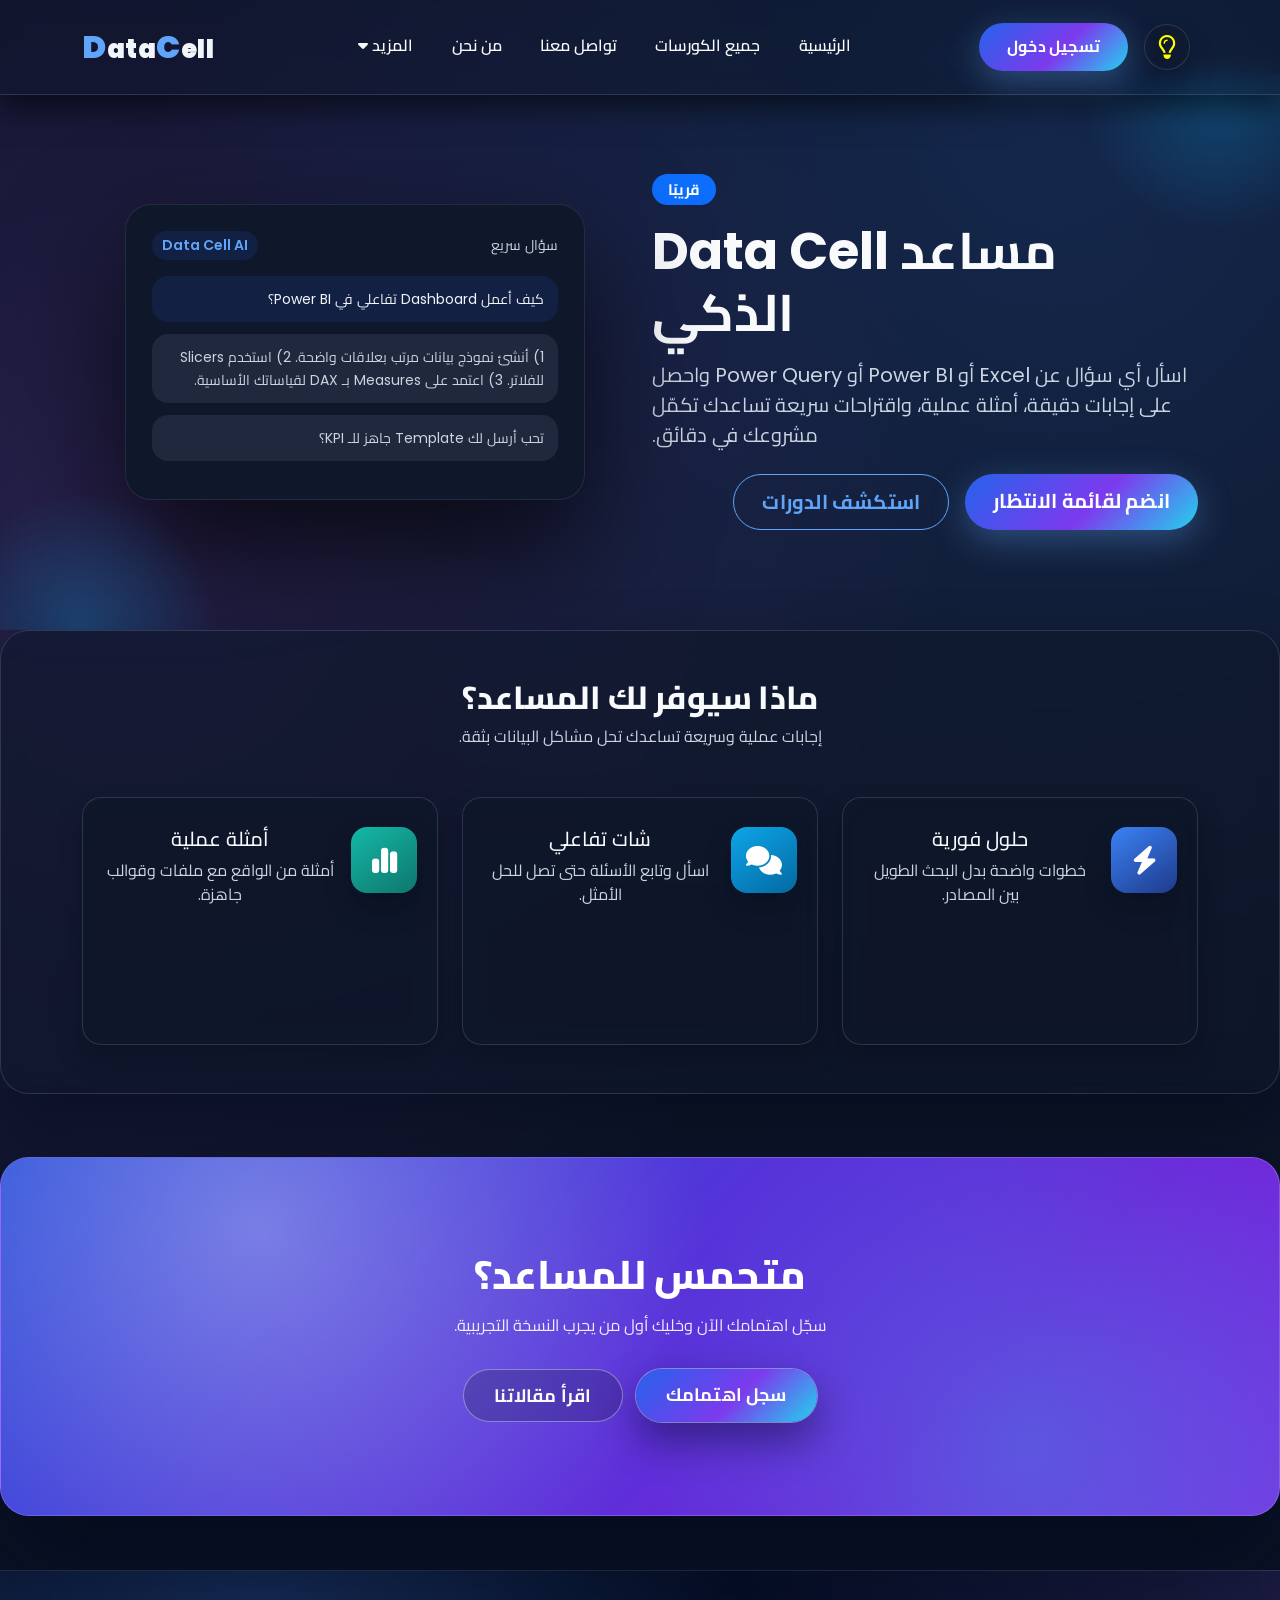
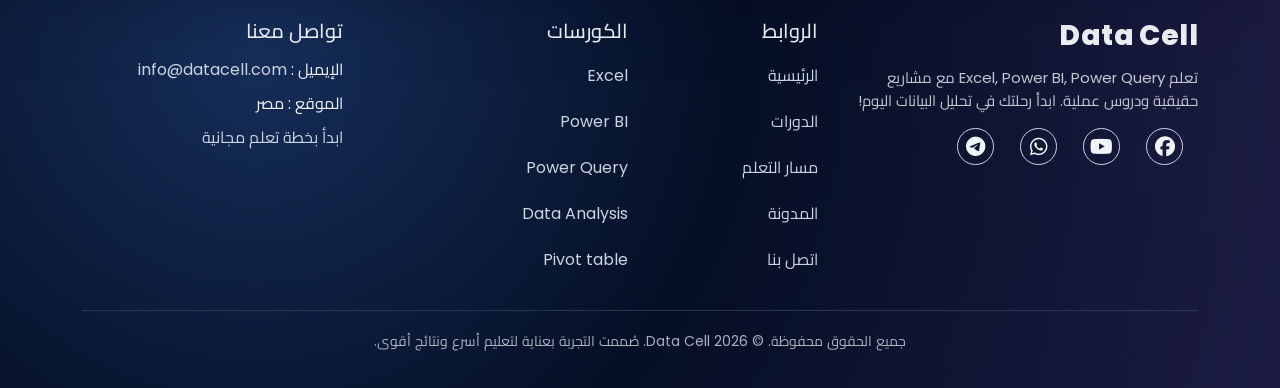
<file: ai_chat.html>
<!DOCTYPE html>
<html lang="ar" dir="rtl">

<head>
  <meta charset="UTF-8">
  <meta name="viewport" content="width=device-width, initial-scale=1.0">
  <meta name="description" content="مساعد ذكي لمساندتك في أسئلة البيانات والتحليل (قريبًا).">
  <meta name="keywords"
    content="data analysis, Excel, Power BI, Power Query, data analytics, learning platform, Pivot Table, dashboard">
  <meta name="author" content="Khaled Shaaban">
  <meta name="theme-color" content="#2563eb">
  <meta name="robots" content="index, follow">
  <link rel="canonical" href="https://abdokhaledshaaban.github.io/data_cell/ai_chat.html">
  <meta property="og:locale" content="ar_EG">
  <meta property="og:url" content="https://abdokhaledshaaban.github.io/data_cell/ai_chat.html">
  <meta property="og:site_name" content="Data Cell">
  <meta property="og:title" content="Data Cell | مساعد الذكاء الاصطناعي">
  <meta property="og:type" content="website">
  <meta property="og:image" content="https://abdokhaledshaaban.github.io/data_cell/img/data analysis course.webp">
  <meta property="og:image:alt" content="Data Cell platform preview">
  <meta property="og:description" content="مساعد ذكي لمساندتك في أسئلة البيانات والتحليل (قريبًا).">
  <meta name="twitter:title" content="Data Cell | مساعد الذكاء الاصطناعي">
  <meta name="twitter:description" content="مساعد ذكي لمساندتك في أسئلة البيانات والتحليل (قريبًا).">
  <meta name="twitter:card" content="summary_large_image">
  <meta name="twitter:image" content="https://abdokhaledshaaban.github.io/data_cell/img/data analysis course.webp">
  <meta name="twitter:image:alt" content="Data Cell platform preview">
  <script type="application/ld+json">
      {
        "@context": "https://schema.org",
        "@type": "EducationalOrganization",
        "name": "Data Cell",
        "url": "https://abdokhaledshaaban.github.io/data_cell/",
        "logo": "https://abdokhaledshaaban.github.io/data_cell/img/apple-touch-icon.png",
        "sameAs": [
          "https://www.facebook.com/share/1FXn8WjE4s/",
          "https://www.youtube.com/@khaledshaaban",
          "https://chat.whatsapp.com/BG29xzeOdV8DOxjk9hb5Yo",
          "https://t.me/onlineeducationkhaled"
        ]
      }
    </script>
  <script type="application/ld+json">
      {
        "@context": "https://schema.org",
        "@type": "WebSite",
        "name": "Data Cell",
        "url": "https://abdokhaledshaaban.github.io/data_cell/",
        "potentialAction": {
          "@type": "SearchAction",
          "target": "https://abdokhaledshaaban.github.io/data_cell/search/?q={search_term_string}",
          "query-input": "required name=search_term_string"
        }
      }
    </script>
  <link rel="icon" href="img/favicon-32.png" sizes="32x32" type="image/png">
  <link rel="icon" href="img/favicon-16.png" sizes="16x16" type="image/png">
  <link rel="apple-touch-icon" href="img/apple-touch-icon.png">
  <link rel="preconnect" href="https://fonts.googleapis.com">
  <link rel="preconnect" href="https://fonts.gstatic.com" crossorigin>
  <link rel="stylesheet"
    href="https://fonts.googleapis.com/css2?family=Cairo:wght@300;400;500;600;700;800&family=Poppins:wght@300;400;500;600;700&display=swap">
  <link rel="preconnect" href="https://cdnjs.cloudflare.com" crossorigin>
  <link rel="stylesheet" href="https://cdnjs.cloudflare.com/ajax/libs/font-awesome/6.5.0/css/all.min.css">
  <link rel="stylesheet" href="css/bootstrap.min.css">
  <link rel="stylesheet" href="https://unpkg.com/aos@2.3.4/dist/aos.css">
  <link rel="stylesheet" href="css/main.css">
  <link rel="stylesheet" href="css/style.min.css">
  <link rel="stylesheet" href="css/pages/ai_chat.css">
  <title>Data Cell | مساعد الذكاء الاصطناعي</title>
</head>

<body class="premium-home">
  <nav dir="ltr" class="navbar navbar-expand-lg fixed-top premium-navbar" aria-label="قائمة التنقل">
    <div class="container">
      <a href="index.html" class="navbar-brand"><span>D</span>ata<span>C</span>ell</a>
      <div class="d-flex align-items-center ms-auto order-lg-2 gap-3">
        <div class="login"><a href="login.html" class="btn btn-primary login-btn">تسجيل دخول</a></div>
        <button id="theme-switch" class="me-2" type="button" aria-label="تبديل الوضع المظلم">
          <i class="fa-solid fa-moon"></i>
          <i class="fa-regular fa-lightbulb"></i>
        </button>
        <button class="navbar-toggler" type="button" aria-label="فتح القائمة" aria-controls="links"
          aria-expanded="false">
          <i class="fa-solid fa-bars-staggered"></i>
        </button>
      </div>

      <div dir="rtl" class="navbar-collapse justify-content-lg-center order-lg-1" id="links">
        <button class="nav-close" type="button" aria-label="إغلاق القائمة"><i class="fa-solid fa-xmark"></i></button>
        <ul class="navbar-nav text-start text-lg-center gap-lg-2">
          <li class="nav-item"><a href="index.html" class="nav-link">الرئيسية</a></li>
          <li class="nav-item"><a href="courses.html" class="nav-link">جميع الكورسات</a></li>
          <li class="nav-item"><a href="contact.html" class="nav-link">تواصل معنا</a></li>
          <li class="nav-item"><a href="about.html" class="nav-link">من نحن</a></li>
          <li class="nav-item drop-down">
            <a href="javascript:void(0)" id="navbarDropdown" class="nav-link" aria-haspopup="true" aria-expanded="false"
              aria-controls="nav-more-menu">المزيد <i class="fa-solid fa-caret-down"></i></a>
            <ul class="drop-down-list navbar-nav" id="nav-more-menu" role="menu" aria-hidden="true">
              <li class="nav-item"><a href="projects.html" class="nav-link">مشاريع</a></li>
              <li class="nav-item"><a href="quiz.html" class="nav-link">اختبارات</a></li>
              <li class="nav-item"><a href="learning_path.html" class="nav-link">مسار التعلم</a></li>
              <li class="nav-item"><a href="blog.html" class="nav-link">blog</a></li>
              <li class="nav-item"><a href="ai_chat.html" class="nav-link">AI chat</a></li>
              <li class="nav-item"><a href="index.html#faq" class="nav-link">FAQ</a></li>
            </ul>
          </li>
        </ul>
        <div class="login-mobile" style="display:none;"><a href="login.html" class="btn btn-primary w-100">تسجيل
            دخول</a></div>
      </div>
    </div>
  </nav>
  <button id="myBtn" type="button" aria-label="العودة لأعلى الصفحة"><i class="fa-solid fa-arrow-up"></i></button>
  <main id="main">
    <section class="hero ai-hero d-flex align-items-center">
      <div class="container">
        <div class="row align-items-center">
          <div class="col-lg-6 text-center text-lg-start"><span class="badge bg-primary mb-3">قريبًا</span>
            <h1 class="display-5 fw-bold mb-3">مساعد Data Cell الذكي</h1>
            <p class="text-secondary fs-5 mb-4">
              اسأل أي سؤال عن Excel أو Power BI أو Power Query واحصل على إجابات
              دقيقة، أمثلة عملية، واقتراحات سريعة تساعدك تكمّل مشروعك في دقائق.
            </p>
            <div class="d-flex justify-content-center justify-content-lg-start gap-3 flex-wrap"><a href="contact.html"
                class="btn btn-primary btn-lg">
                انضم لقائمة الانتظار
              </a><a href="courses.html" class="btn btn-outline-primary btn-lg">
                استكشف الدورات
              </a></div>
          </div>
          <div class="col-lg-6 text-center mt-4 mt-lg-0">
            <div class="ai-card mx-auto">
              <div class="ai-card-header"><span>سؤال سريع</span><span class="ai-chip">Data Cell AI</span></div>
              <div class="ai-message ai-user">
                كيف أعمل Dashboard تفاعلي في Power BI؟
              </div>
              <div class="ai-message ai-bot">
                1) أنشئ نموذج بيانات مرتب بعلاقات واضحة. 2) استخدم Slicers
                للفلاتر. 3) اعتمد على Measures بـ DAX لقياساتك الأساسية.
              </div>
              <div class="ai-message ai-bot">
                تحب أرسل لك Template جاهز للـ KPI؟
              </div>
            </div>
          </div>
        </div>
      </div>
    </section>
    <section class="platform-features py-5 ai-features">
      <div class="container">
        <div class="section-head text-center mb-5">
          <h2>ماذا سيوفر لك المساعد؟</h2>
          <p>إجابات عملية وسريعة تساعدك تحل مشاكل البيانات بثقة.</p>
        </div>
        <div class="row g-4">
          <div class="col-md-6 col-lg-4">
            <div class="feature-tile">
              <div class="feature-icon bg-1"><i class="fa-solid fa-bolt"></i></div>
              <div>
                <h5>حلول فورية</h5>
                <p>خطوات واضحة بدل البحث الطويل بين المصادر.</p>
              </div>
            </div>
          </div>
          <div class="col-md-6 col-lg-4">
            <div class="feature-tile">
              <div class="feature-icon bg-2"><i class="fa-solid fa-comments"></i></div>
              <div>
                <h5>شات تفاعلي</h5>
                <p>اسأل وتابع الأسئلة حتى تصل للحل الأمثل.</p>
              </div>
            </div>
          </div>
          <div class="col-md-6 col-lg-4">
            <div class="feature-tile">
              <div class="feature-icon bg-3"><i class="fa-solid fa-chart-simple"></i></div>
              <div>
                <h5>أمثلة عملية</h5>
                <p>أمثلة من الواقع مع ملفات وقوالب جاهزة.</p>
              </div>
            </div>
          </div>
        </div>
      </div>
    </section>
    <section class="cta-section">
      <div class="container text-center cta-content">
        <h2>متحمس للمساعد؟</h2>
        <p>سجّل اهتمامك الآن وخليك أول من يجرب النسخة التجريبية.</p>
        <div class="cta-buttons"><a href="contact.html" class="btn btn-primary btn-lg">
            سجل اهتمامك
          </a><a href="blog.html" class="btn btn-outline-light btn-lg">
            اقرأ مقالاتنا
          </a></div>
      </div>
    </section>
  </main>
  <footer class="footer footer-premium pt-5">
    <div class="container">
      <div class="row gy-4">
        <div class="col-lg-4 col-md-6">
          <h3 class="footer-logo">Data Cell</h3>
          <p class="footer-text">تعلم Excel, Power BI, Power Query مع مشاريع حقيقية ودروس عملية. ابدأ رحلتك في تحليل
            البيانات اليوم!</p>
          <div class="social-icons">
            <a href="https://www.facebook.com/share/1FXn8WjE4s/" target="_blank" rel="noopener noreferrer"><i
                class="fa-brands fa-facebook"></i></a>
            <a href="https://www.youtube.com/@khaledshaaban" target="_blank" rel="noopener noreferrer"
              aria-label="YouTube"><i class="fa-brands fa-youtube"></i></a>
            <a href="https://chat.whatsapp.com/BG29xzeOdV8DOxjk9hb5Yo" target="_blank" rel="noopener noreferrer"><i
                class="fa-brands fa-whatsapp"></i></a>
            <a href="https://t.me/onlineeducationkhaled" target="_blank" rel="noopener noreferrer"><i
                class="fa-brands fa-telegram"></i></a>
          </div>
        </div>

        <div class="col-lg-2 col-md-6">
          <h5>الروابط</h5>
          <ul class="footer-links">
            <li><a href="index.html">الرئيسية</a></li>
            <li><a href="courses.html">الدورات</a></li>
            <li><a href="learning_path.html">مسار التعلم</a></li>
            <li><a href="blog.html">المدونة</a></li>
            <li><a href="contact.html">اتصل بنا</a></li>
          </ul>
        </div>

        <div class="col-lg-3 col-md-6">
          <h5>الكورسات</h5>
          <ul class="footer-links">
            <li><a href="courses.html#excel">Excel</a></li>
            <li><a href="courses.html#power-bi">Power BI</a></li>
            <li><a href="courses.html#power-query">Power Query</a></li>
            <li><a href="courses.html#data-analysis">Data Analysis</a></li>
            <li><a href="courses.html#pivot-table">Pivot table</a></li>
          </ul>
        </div>

        <div class="col-lg-3 col-md-6">
          <h5>تواصل معنا</h5>
          <ul class="footer-contact">
            <li>الإيميل : <a href="mailto:info@datacell.com">info@datacell.com</a></li>
            <li>الموقع : مصر</li>
            <li><a href="learning_path.html">ابدأ بخطة تعلم مجانية</a></li>
          </ul>
        </div>
      </div>

      <hr>

      <div class="footer-bottom text-center">
        <p>جميع الحقوق محفوظة. © 2026 Data Cell. صُممت التجربة بعناية لتعليم أسرع ونتائج أقوى.</p>
      </div>
    </div>
  </footer>
  <script src="js/bootstrap.bundle.min.js" defer></script>
  <script src="https://unpkg.com/aos@2.3.4/dist/aos.js" defer></script>
  <script src="js/main.js" defer></script>
  <script src="js/pages/ai_chat.js" defer></script>
</body>

</html>
</file>
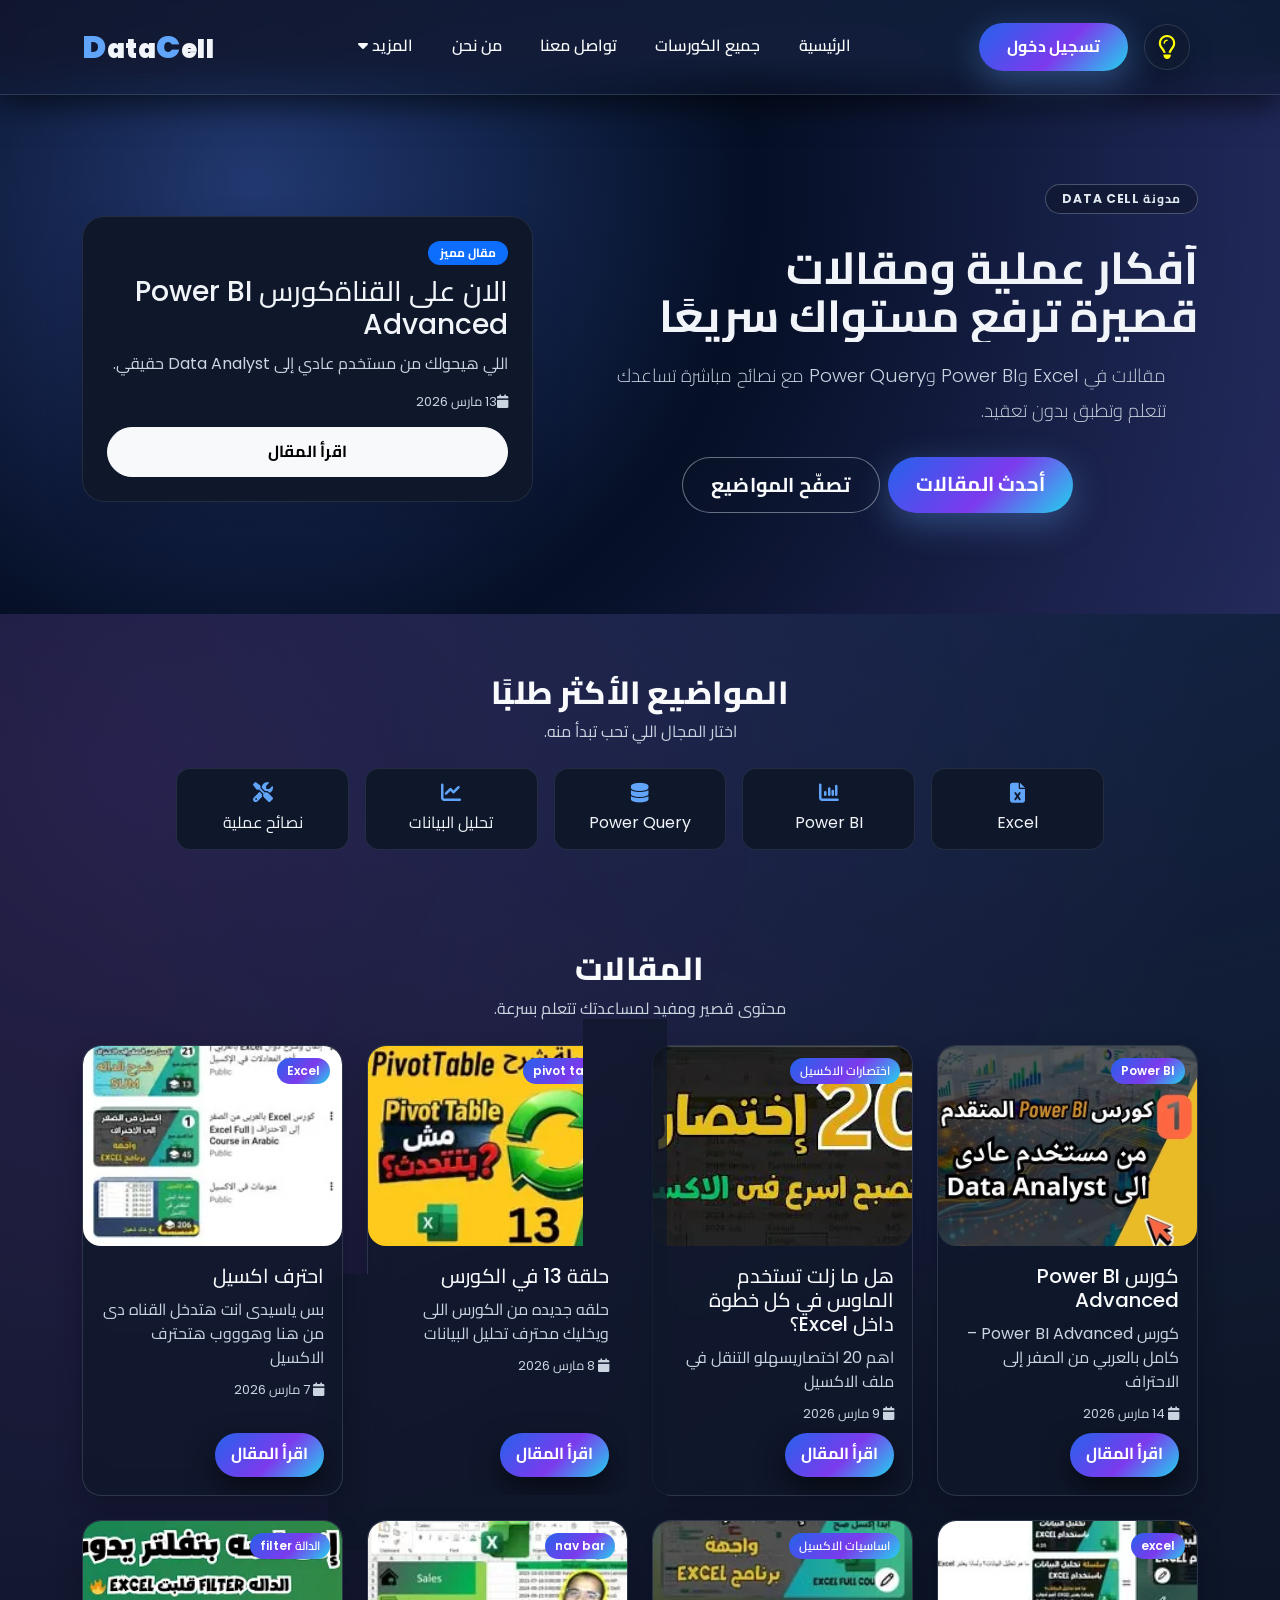
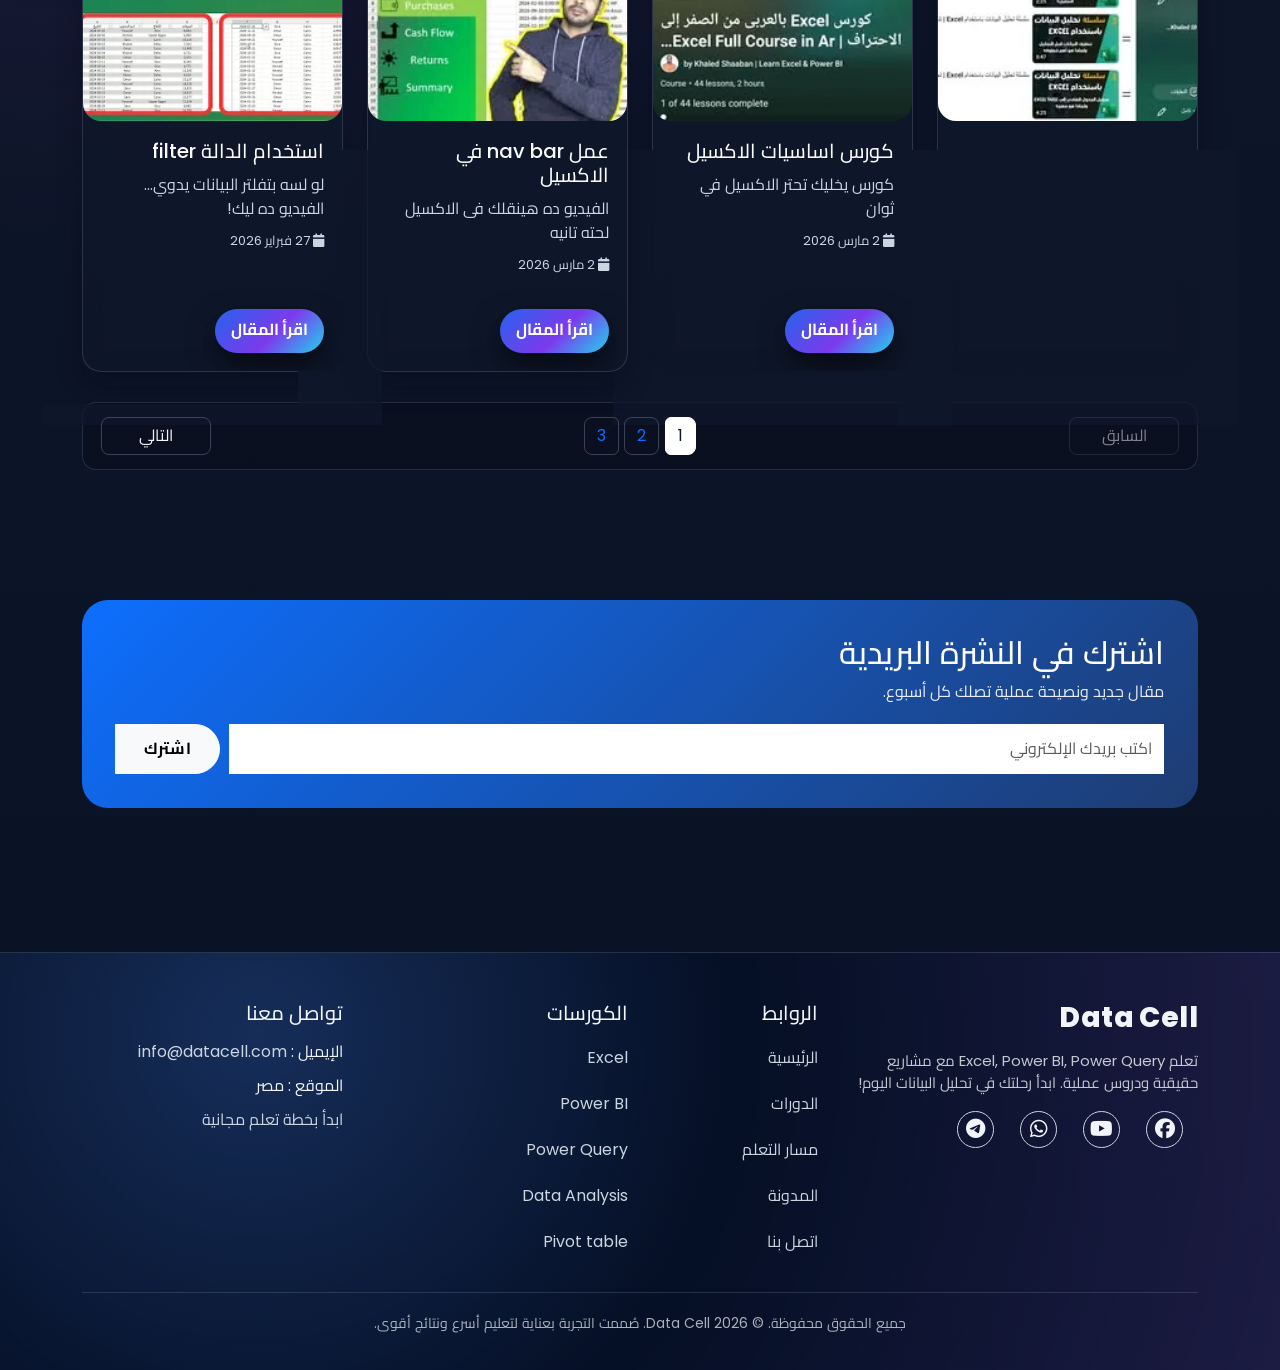
<file: blog.html>
﻿<!DOCTYPE html>
<html lang="ar" dir="rtl">

<head>
  <meta charset="UTF-8">
  <meta name="viewport" content="width=device-width, initial-scale=1.0">
  <meta name="description" content="مقالات ونصائح عملية في تحليل البيانات وExcel وPower BI وPower Query.">
  <meta name="keywords"
    content="data analysis, Excel, Power BI, Power Query, data analytics, learning platform, Pivot Table, dashboard">
  <meta name="author" content="Khaled Shaaban">
  <meta name="theme-color" content="#2563eb">
  <meta name="robots" content="index, follow">
  <link rel="canonical" href="https://abdokhaledshaaban.github.io/data_cell/blog.html">
  <meta property="og:locale" content="ar_EG">
  <meta property="og:url" content="https://abdokhaledshaaban.github.io/data_cell/blog.html">
  <meta property="og:site_name" content="Data Cell">
  <meta property="og:title" content="Data Cell | المدونة">
  <meta property="og:type" content="website">
  <meta property="og:image" content="https://abdokhaledshaaban.github.io/data_cell/img/data analysis course.webp">
  <meta property="og:image:alt" content="Data Cell platform preview">
  <meta property="og:description" content="مقالات ونصائح عملية في تحليل البيانات وExcel وPower BI وPower Query.">
  <meta name="twitter:title" content="Data Cell | المدونة">
  <meta name="twitter:description" content="مقالات ونصائح عملية في تحليل البيانات وExcel وPower BI وPower Query.">
  <meta name="twitter:card" content="summary_large_image">
  <meta name="twitter:image" content="https://abdokhaledshaaban.github.io/data_cell/img/data analysis course.webp">
  <meta name="twitter:image:alt" content="Data Cell platform preview">
  <script type="application/ld+json">
    {
      "@context": "https://schema.org",
      "@type": "EducationalOrganization",
      "name": "Data Cell",
      "url": "https://abdokhaledshaaban.github.io/data_cell/",
      "logo": "https://abdokhaledshaaban.github.io/data_cell/img/apple-touch-icon.png",
      "sameAs": [
        "https://www.facebook.com/share/1FXn8WjE4s/",
        "https://www.youtube.com/@khaledshaaban",
        "https://chat.whatsapp.com/BG29xzeOdV8DOxjk9hb5Yo",
        "https://t.me/onlineeducationkhaled"
      ]
    }
  </script>
  <script type="application/ld+json">
    {
      "@context": "https://schema.org",
      "@type": "WebSite",
      "name": "Data Cell",
      "url": "https://abdokhaledshaaban.github.io/data_cell/",
      "potentialAction": {
        "@type": "SearchAction",
        "target": "https://abdokhaledshaaban.github.io/data_cell/search/?q={search_term_string}",
        "query-input": "required name=search_term_string"
      }
    }
  </script>
  <link rel="icon" href="img/favicon-32.png" sizes="32x32" type="image/png">
  <link rel="icon" href="img/favicon-16.png" sizes="16x16" type="image/png">
  <link rel="apple-touch-icon" href="img/apple-touch-icon.png">
  <link rel="preconnect" href="https://fonts.googleapis.com">
  <link rel="preconnect" href="https://fonts.gstatic.com" crossorigin>
  <link rel="stylesheet"
    href="https://fonts.googleapis.com/css2?family=Cairo:wght@300;400;500;600;700;800&family=Poppins:wght@300;400;500;600;700&display=swap">
  <link rel="preconnect" href="https://cdnjs.cloudflare.com" crossorigin>
  <link rel="stylesheet" href="https://cdnjs.cloudflare.com/ajax/libs/font-awesome/6.5.0/css/all.min.css">
  <link rel="stylesheet" href="css/bootstrap.min.css">
  <link rel="stylesheet" href="https://unpkg.com/aos@2.3.4/dist/aos.css">
  <link rel="stylesheet" href="css/main.css">
  <link rel="stylesheet" href="css/style.min.css">
  <link rel="stylesheet" href="css/pages/blog.css">
  <title>Data Cell | المدونة</title>
</head>

<body class="premium-home">
  <nav dir="ltr" class="navbar navbar-expand-lg fixed-top premium-navbar" aria-label="قائمة التنقل">
    <div class="container">
      <a href="index.html" class="navbar-brand"><span>D</span>ata<span>C</span>ell</a>
      <div class="d-flex align-items-center ms-auto order-lg-2 gap-3">
        <div class="login"><a href="login.html" class="btn btn-primary login-btn">تسجيل دخول</a></div>
        <button id="theme-switch" class="me-2" type="button" aria-label="تبديل الوضع المظلم">
          <i class="fa-solid fa-moon"></i>
          <i class="fa-regular fa-lightbulb"></i>
        </button>
        <button class="navbar-toggler" type="button" aria-label="فتح القائمة" aria-controls="links"
          aria-expanded="false">
          <i class="fa-solid fa-bars-staggered"></i>
        </button>
      </div>

      <div dir="rtl" class="navbar-collapse justify-content-lg-center order-lg-1" id="links">
        <button class="nav-close" type="button" aria-label="إغلاق القائمة"><i class="fa-solid fa-xmark"></i></button>
        <ul class="navbar-nav text-start text-lg-center gap-lg-2">
          <li class="nav-item"><a href="index.html" class="nav-link">الرئيسية</a></li>
          <li class="nav-item"><a href="courses.html" class="nav-link">جميع الكورسات</a></li>
          <li class="nav-item"><a href="contact.html" class="nav-link">تواصل معنا</a></li>
          <li class="nav-item"><a href="about.html" class="nav-link">من نحن</a></li>
          <li class="nav-item drop-down">
            <a href="javascript:void(0)" id="navbarDropdown" class="nav-link" aria-haspopup="true" aria-expanded="false"
              aria-controls="nav-more-menu">المزيد <i class="fa-solid fa-caret-down"></i></a>
            <ul class="drop-down-list navbar-nav" id="nav-more-menu" role="menu" aria-hidden="true">
              <li class="nav-item"><a href="projects.html" class="nav-link">مشاريع</a></li>
              <li class="nav-item"><a href="quiz.html" class="nav-link">اختبارات</a></li>
              <li class="nav-item"><a href="learning_path.html" class="nav-link">مسار التعلم</a></li>
              <li class="nav-item"><a href="blog.html" class="nav-link">blog</a></li>
              <li class="nav-item"><a href="ai_chat.html" class="nav-link">AI chat</a></li>
              <li class="nav-item"><a href="index.html#faq" class="nav-link">FAQ</a></li>
            </ul>
          </li>
        </ul>
        <div class="login-mobile" style="display:none;"><a href="login.html" class="btn btn-primary w-100">تسجيل
            دخول</a></div>
      </div>
    </div>
  </nav><button id="myBtn" aria-label="العودة لأعلى الصفحة"><i class="fa-solid fa-arrow-up"></i></button>
  <main id="main">
    <section class="blog-hero">
      <div class="container">
        <div class="row align-items-center g-4">
          <div class="col-lg-7"><span class="hero-eyebrow badge rounded-pill">مدونة Data Cell</span>
            <h1 class="hero-title display-5 fw-bold">أفكار عملية ومقالات قصيرة ترفع مستواك سريعًا</h1>
            <p class="hero-text lead">
              مقالات في Excel وPower BI وPower Query مع نصائح مباشرة تساعدك تتعلم وتطبق بدون تعقيد.
            </p>
            <div class="hero-actions d-flex flex-wrap gap-2"><a href="#latest" class="btn btn-primary btn-lg">أحدث
                المقالات</a><a href="#topics" class="btn btn-outline-light btn-lg">تصفّح المواضيع</a></div>
          </div>
          <div class="col-lg-5">
            <div class="blog-hero-card card"><span class="badge bg-primary">مقال مميز</span>
              <h3 id="blogFeaturedTitle">جاري تحميل المقال...</h3>
              <p id="blogFeaturedExcerpt"></p>
              <div class="meta"><span><i class="fa-solid fa-calendar"></i><span id="blogFeaturedDate"></span></span>
              </div><a href="#latest" class="btn btn-light w-100" id="blogFeaturedLink">اقرأ المقال</a>
            </div>
          </div>
        </div>
      </div>
    </section>
    <section class="blog-topics" id="topics">
      <div class="container">
        <div class="section-head text-center mb-4">
          <h2>المواضيع الأكثر طلبًا</h2>
          <p>اختار المجال اللي تحب تبدأ منه.</p>
        </div>
        <div class="row g-3 align-items-center justify-content-center">
          <div class="col-6 col-md-4 col-lg-2"><a href="#latest"
              class="topic-card d-flex flex-column align-items-center justify-content-center h-100"><i
                class="fa-solid fa-file-excel"></i><span>Excel</span></a></div>
          <div class="col-6 col-md-4 col-lg-2"><a href="#latest"
              class="topic-card d-flex flex-column align-items-center justify-content-center h-100"><i
                class="fa-solid fa-chart-column"></i><span>Power BI</span></a></div>
          <div class="col-6 col-md-4 col-lg-2"><a href="#latest"
              class="topic-card d-flex flex-column align-items-center justify-content-center h-100"><i
                class="fa-solid fa-database"></i><span>Power Query</span></a></div>
          <div class="col-6 col-md-4 col-lg-2"><a href="#latest"
              class="topic-card d-flex flex-column align-items-center justify-content-center h-100"><i
                class="fa-solid fa-chart-line"></i><span>تحليل البيانات</span></a></div>
          <div class="col-6 col-md-4 col-lg-2"><a href="#latest"
              class="topic-card d-flex flex-column align-items-center justify-content-center h-100"><i
                class="fa-solid fa-screwdriver-wrench"></i><span>نصائح عملية</span></a></div>
        </div>
      </div>
    </section>
    <section class="blog-latest" id="latest">
      <div class="container">
        <div class="section-head text-center mb-4">
          <h2>المقالات</h2>
          <p>محتوى قصير ومفيد لمساعدتك تتعلم بسرعة.</p>
        </div>
        <div class="row g-4" id="blogPosts">
          <div class="col-12 text-center text-secondary py-5" id="blogLoading">
            جاري تحميل المقالات...
          </div>
        </div>
        <div class="blog-pagination-wrap" aria-label="تنقل صفحات المقالات">
          <div class="blog-pagination"><a class="page-link pagination-side" href="#latest" id="blogPrev"
              aria-label="السابق">السابق</a>
            <ul class="pagination pagination-center mb-0" id="blogPagination"></ul><a class="page-link pagination-side"
              href="#latest" id="blogNext" aria-label="التالي">التالي</a>
          </div>
        </div>
      </div>
    </section>
    <section class="blog-newsletter">
      <div class="container">
        <div class="newsletter-box">
          <div>
            <h2>اشترك في النشرة البريدية</h2>
            <p>مقال جديد ونصيحة عملية تصلك كل أسبوع.</p>
          </div>
          <form class="newsletter-form input-group"><label class="visually-hidden" for="newsletterEmail">البريد
              الإلكتروني</label><input type="email" id="newsletterEmail" name="email"
              placeholder="اكتب بريدك الإلكتروني" required autocomplete="email" class="form-control"><button
              type="submit" class="btn btn-light">اشترك</button></form>
        </div>
      </div>
    </section>
  </main>
  <footer class="footer footer-premium pt-5">
    <div class="container">
      <div class="row gy-4">
        <div class="col-lg-4 col-md-6">
          <h3 class="footer-logo">Data Cell</h3>
          <p class="footer-text">تعلم Excel, Power BI, Power Query مع مشاريع حقيقية ودروس عملية. ابدأ رحلتك في تحليل
            البيانات اليوم!</p>
          <div class="social-icons">
            <a href="https://www.facebook.com/share/1FXn8WjE4s/" target="_blank" rel="noopener noreferrer"><i
                class="fa-brands fa-facebook"></i></a>
            <a href="https://www.youtube.com/@khaledshaaban" target="_blank" rel="noopener noreferrer"
              aria-label="YouTube"><i class="fa-brands fa-youtube"></i></a>
            <a href="https://chat.whatsapp.com/BG29xzeOdV8DOxjk9hb5Yo" target="_blank" rel="noopener noreferrer"><i
                class="fa-brands fa-whatsapp"></i></a>
            <a href="https://t.me/onlineeducationkhaled" target="_blank" rel="noopener noreferrer"><i
                class="fa-brands fa-telegram"></i></a>
          </div>
        </div>

        <div class="col-lg-2 col-md-6">
          <h5>الروابط</h5>
          <ul class="footer-links">
            <li><a href="index.html">الرئيسية</a></li>
            <li><a href="courses.html">الدورات</a></li>
            <li><a href="learning_path.html">مسار التعلم</a></li>
            <li><a href="blog.html">المدونة</a></li>
            <li><a href="contact.html">اتصل بنا</a></li>
          </ul>
        </div>

        <div class="col-lg-3 col-md-6">
          <h5>الكورسات</h5>
          <ul class="footer-links">
            <li><a href="courses.html#excel">Excel</a></li>
            <li><a href="courses.html#power-bi">Power BI</a></li>
            <li><a href="courses.html#power-query">Power Query</a></li>
            <li><a href="courses.html#data-analysis">Data Analysis</a></li>
            <li><a href="courses.html#pivot-table">Pivot table</a></li>
          </ul>
        </div>

        <div class="col-lg-3 col-md-6">
          <h5>تواصل معنا</h5>
          <ul class="footer-contact">
            <li>الإيميل : <a href="mailto:info@datacell.com">info@datacell.com</a></li>
            <li>الموقع : مصر</li>
            <li><a href="learning_path.html">ابدأ بخطة تعلم مجانية</a></li>
          </ul>
        </div>
      </div>

      <hr>

      <div class="footer-bottom text-center">
        <p>جميع الحقوق محفوظة. © 2026 Data Cell. صُممت التجربة بعناية لتعليم أسرع ونتائج أقوى.</p>
      </div>
    </div>
  </footer>
  <script src="js/bootstrap.bundle.min.js" defer></script>
  <script src="https://unpkg.com/aos@2.3.4/dist/aos.js" defer></script>
  <script src="js/main.js" defer></script>
  <script src="js/pages/blog.js" defer></script>
</body>

</html>
</file>
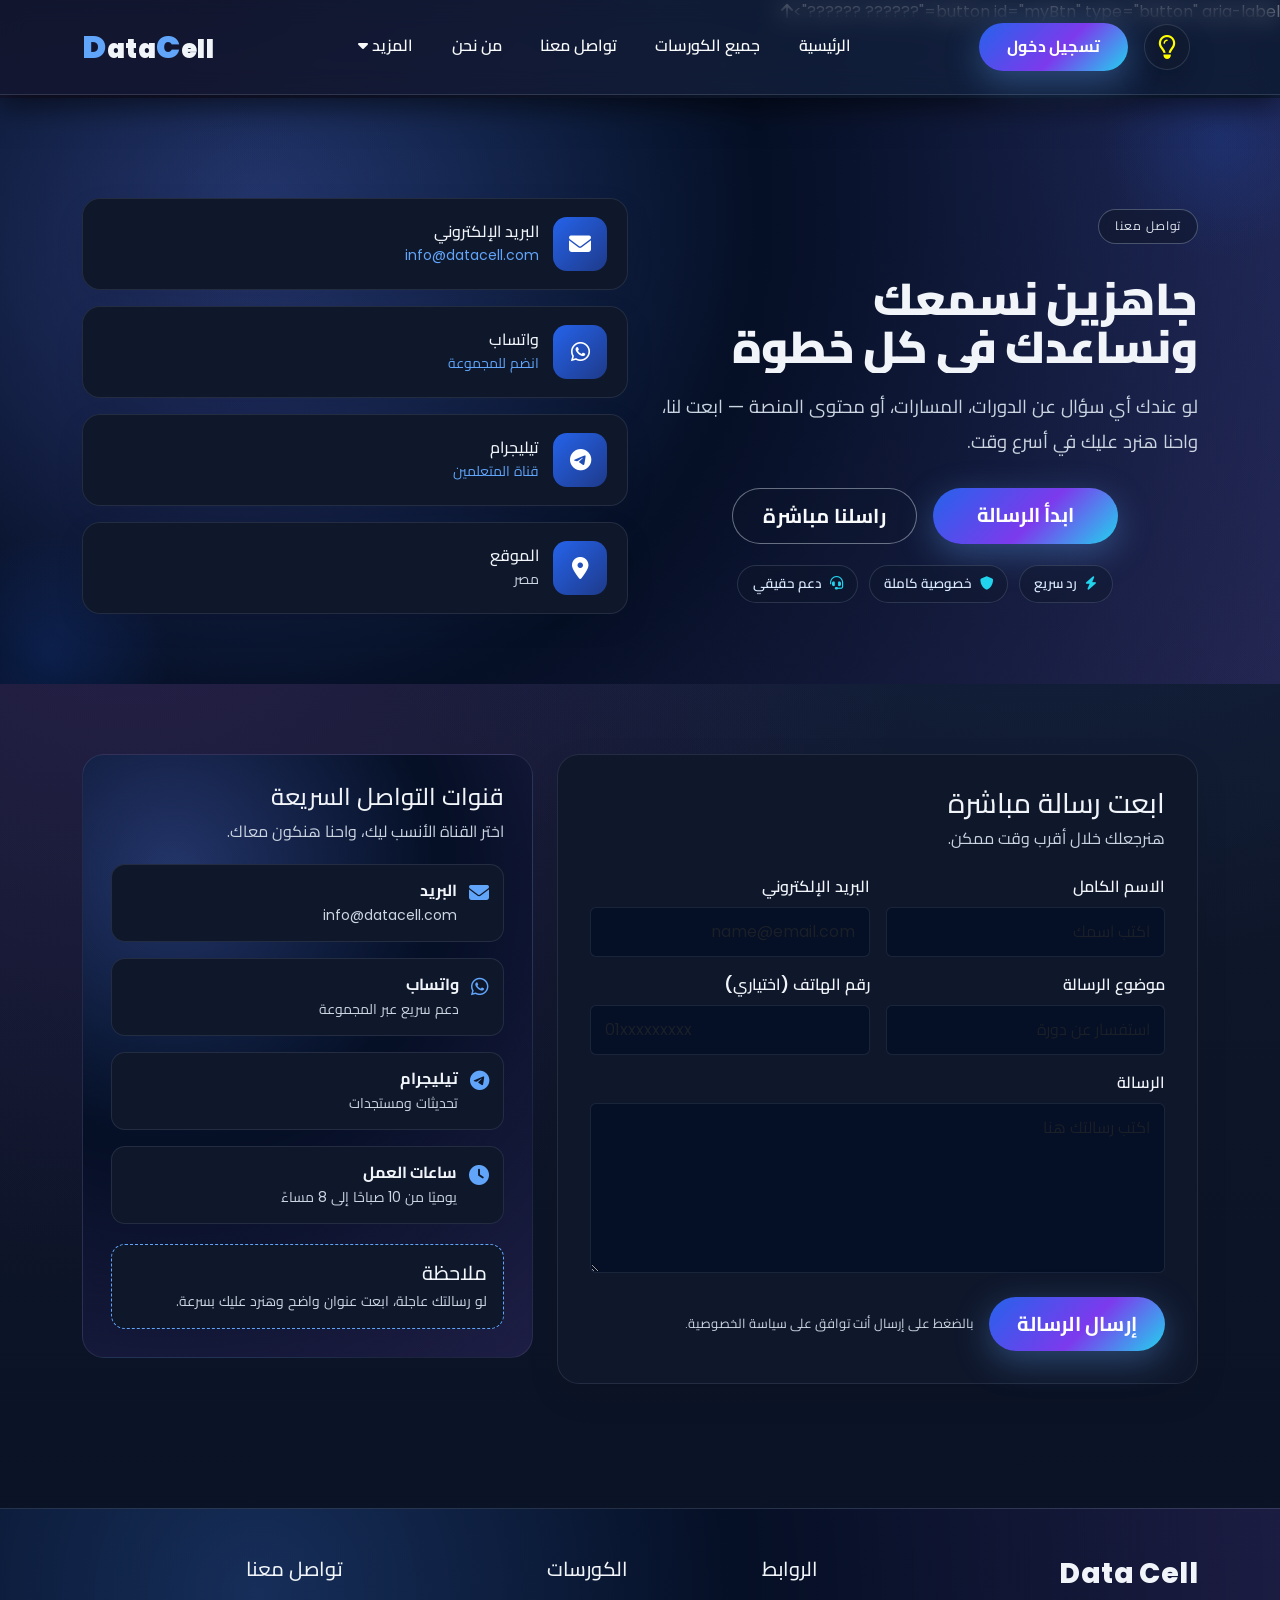
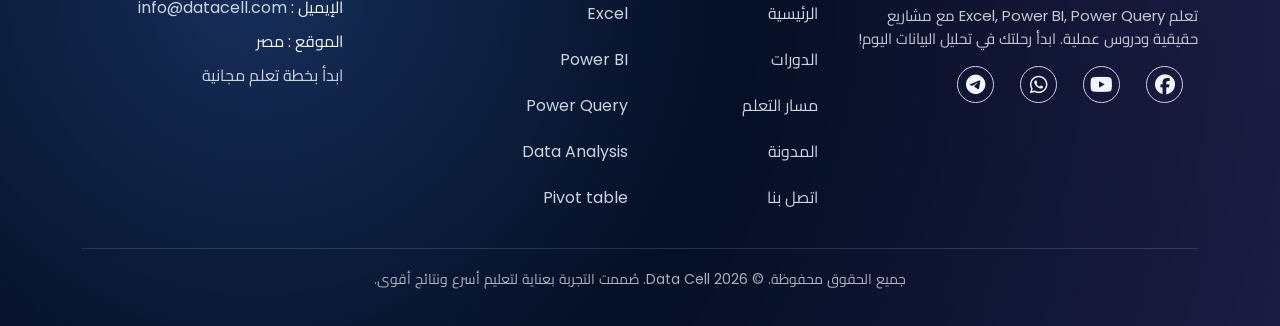
<file: contact.html>
<!DOCTYPE html>
<html lang="ar" dir="rtl">

<head>
  <meta charset="UTF-8">
  <meta name="viewport" content="width=device-width, initial-scale=1.0">
  <meta name="description" content="تواصل مع فريق Data Cell لأي استفسار أو دعم فني أو استشارة تعليمية.">
  <meta name="keywords"
    content="data analysis, Excel, Power BI, Power Query, data analytics, learning platform, Pivot Table, dashboard">
  <meta name="author" content="Khaled Shaaban">
  <meta name="theme-color" content="#2563eb">
  <meta name="robots" content="index, follow">
  <link rel="canonical" href="https://abdokhaledshaaban.github.io/data_cell/contact.html">
  <meta property="og:locale" content="ar_EG">
  <meta property="og:url" content="https://abdokhaledshaaban.github.io/data_cell/contact.html">
  <meta property="og:site_name" content="Data Cell">
  <meta property="og:title" content="Data Cell | تواصل معنا">
  <meta property="og:type" content="website">
  <meta property="og:image" content="https://abdokhaledshaaban.github.io/data_cell/img/data analysis course.webp">
  <meta property="og:image:alt" content="Data Cell platform preview">
  <meta property="og:description" content="تواصل مع فريق Data Cell لأي استفسار أو دعم فني أو استشارة تعليمية.">
  <meta name="twitter:title" content="Data Cell | تواصل معنا">
  <meta name="twitter:description" content="تواصل مع فريق Data Cell لأي استفسار أو دعم فني أو استشارة تعليمية.">
  <meta name="twitter:card" content="summary_large_image">
  <meta name="twitter:image" content="https://abdokhaledshaaban.github.io/data_cell/img/data analysis course.webp">
  <meta name="twitter:image:alt" content="Data Cell platform preview">
  <script type="application/ld+json">
    {
      "@context": "https://schema.org",
      "@type": "EducationalOrganization",
      "name": "Data Cell",
      "url": "https://abdokhaledshaaban.github.io/data_cell/",
      "logo": "https://abdokhaledshaaban.github.io/data_cell/img/apple-touch-icon.png",
      "sameAs": [
        "https://www.facebook.com/share/1FXn8WjE4s/",
        "https://www.youtube.com/@khaledshaaban",
        "https://chat.whatsapp.com/BG29xzeOdV8DOxjk9hb5Yo",
        "https://t.me/onlineeducationkhaled"
      ]
    }
  </script>
  <script type="application/ld+json">
    {
      "@context": "https://schema.org",
      "@type": "WebSite",
      "name": "Data Cell",
      "url": "https://abdokhaledshaaban.github.io/data_cell/",
      "potentialAction": {
        "@type": "SearchAction",
        "target": "https://abdokhaledshaaban.github.io/data_cell/search/?q={search_term_string}",
        "query-input": "required name=search_term_string"
      }
    }
  </script>
  <link rel="icon" href="img/favicon-32.png" sizes="32x32" type="image/png">
  <link rel="icon" href="img/favicon-16.png" sizes="16x16" type="image/png">
  <link rel="apple-touch-icon" href="img/apple-touch-icon.png">
  <link rel="preconnect" href="https://fonts.googleapis.com">
  <link rel="preconnect" href="https://fonts.gstatic.com" crossorigin>
  <link rel="stylesheet"
    href="https://fonts.googleapis.com/css2?family=Cairo:wght@300;400;500;600;700;800&family=Poppins:wght@300;400;500;600;700&display=swap">
  <link rel="preconnect" href="https://cdnjs.cloudflare.com" crossorigin>
  <link rel="stylesheet" href="https://cdnjs.cloudflare.com/ajax/libs/font-awesome/6.5.0/css/all.min.css">
  <link rel="stylesheet" href="css/bootstrap.min.css">
  <link rel="stylesheet" href="https://unpkg.com/aos@2.3.4/dist/aos.css">
  <link rel="stylesheet" href="css/style.min.css">
  <link rel="stylesheet" href="css/main.css">
  <link rel="stylesheet" href="css/pages/contact.css">
  <title>Data Cell | تواصل معنا</title>
</head>

<body class="premium-home">
  <nav dir="ltr" class="navbar navbar-expand-lg fixed-top premium-navbar" aria-label="قائمة التنقل">
    <div class="container">
      <a href="index.html" class="navbar-brand"><span>D</span>ata<span>C</span>ell</a>
      <div class="d-flex align-items-center ms-auto order-lg-2 gap-3">
        <div class="login"><a href="login.html" class="btn btn-primary login-btn">تسجيل دخول</a></div>
        <button id="theme-switch" class="me-2" type="button" aria-label="تبديل الوضع المظلم">
          <i class="fa-solid fa-moon"></i>
          <i class="fa-regular fa-lightbulb"></i>
        </button>
        <button class="navbar-toggler" type="button" aria-label="فتح القائمة" aria-controls="links"
          aria-expanded="false">
          <i class="fa-solid fa-bars-staggered"></i>
        </button>
      </div>

      <div dir="rtl" class="navbar-collapse justify-content-lg-center order-lg-1" id="links">
        <button class="nav-close" type="button" aria-label="إغلاق القائمة"><i class="fa-solid fa-xmark"></i></button>
        <ul class="navbar-nav text-start text-lg-center gap-lg-2">
          <li class="nav-item"><a href="index.html" class="nav-link">الرئيسية</a></li>
          <li class="nav-item"><a href="courses.html" class="nav-link">جميع الكورسات</a></li>
          <li class="nav-item"><a href="contact.html" class="nav-link">تواصل معنا</a></li>
          <li class="nav-item"><a href="about.html" class="nav-link">من نحن</a></li>
          <li class="nav-item drop-down">
            <a href="javascript:void(0)" id="navbarDropdown" class="nav-link" aria-haspopup="true" aria-expanded="false"
              aria-controls="nav-more-menu">المزيد <i class="fa-solid fa-caret-down"></i></a>
            <ul class="drop-down-list navbar-nav" id="nav-more-menu" role="menu" aria-hidden="true">
              <li class="nav-item"><a href="projects.html" class="nav-link">مشاريع</a></li>
              <li class="nav-item"><a href="quiz.html" class="nav-link">اختبارات</a></li>
              <li class="nav-item"><a href="learning_path.html" class="nav-link">مسار التعلم</a></li>
              <li class="nav-item"><a href="blog.html" class="nav-link">blog</a></li>
              <li class="nav-item"><a href="ai_chat.html" class="nav-link">AI chat</a></li>
              <li class="nav-item"><a href="index.html#faq" class="nav-link">FAQ</a></li>
            </ul>
          </li>
        </ul>
        <div class="login-mobile" style="display:none;"><a href="login.html" class="btn btn-primary w-100">تسجيل
            دخول</a></div>
      </div>
    </div>
  </nav>button id="myBtn" type="button" aria-label="?????? ??????"><i class="fa-solid fa-arrow-up"></i></button>
  <main id="main">
    <section class="contact-hero">
      <div class="container">
        <div class="row align-items-center g-4">
          <div class="col-lg-6"><span class="hero-eyebrow">تواصل معنا</span>
            <h1 class="hero-title">جاهزين نسمعك ونساعدك في كل خطوة</h1>
            <p class="hero-text">
              لو عندك أي سؤال عن الدورات، المسارات، أو محتوى المنصة — ابعت لنا، واحنا هنرد عليك في أسرع وقت.
            </p>
            <div class="hero-actions"><a href="#contact-form" class="btn btn-primary btn-lg">ابدأ الرسالة</a><a
                href="mailto:info@datacell.com" class="btn btn-outline-light btn-lg">راسلنا مباشرة</a></div>
            <div class="hero-highlights"><span><i class="fa-solid fa-bolt"></i> رد سريع</span><span><i
                  class="fa-solid fa-shield"></i> خصوصية كاملة</span><span><i class="fa-solid fa-headset"></i> دعم
                حقيقي</span></div>
          </div>
          <div class="col-lg-6">
            <div class="contact-quick">
              <div class="quick-card">
                <div class="quick-icon"><i class="fa-solid fa-envelope"></i></div>
                <div>
                  <h6>البريد الإلكتروني</h6>
                  <p><a href="mailto:info@datacell.com" target="_blank" rel="noopener noreferrer">info@datacell.com</a>
                  </p>
                </div>
              </div>
              <div class="quick-card">
                <div class="quick-icon"><i class="fa-brands fa-whatsapp"></i></div>
                <div>
                  <h6>واتساب</h6>
                  <p><a href="https://chat.whatsapp.com/BG29xzeOdV8DOxjk9hb5Yo" target="_blank"
                      rel="noopener noreferrer">انضم للمجموعة</a></p>
                </div>
              </div>
              <div class="quick-card">
                <div class="quick-icon"><i class="fa-brands fa-telegram"></i></div>
                <div>
                  <h6>تيليجرام</h6>
                  <p><a href="https://t.me/onlineeducationkhaled" target="_blank" rel="noopener noreferrer">قناة
                      المتعلمين</a></p>
                </div>
              </div>
              <div class="quick-card">
                <div class="quick-icon"><i class="fa-solid fa-location-dot"></i></div>
                <div>
                  <h6>الموقع</h6>
                  <p>مصر</p>
                </div>
              </div>
            </div>
          </div>
        </div>
      </div>
    </section>
    <section class="contact-section" id="contact-form">
      <div class="container">
        <div class="row g-4">
          <div class="col-lg-7">
            <form class="contact-form" action="/contact/" method="post">
              <h3>ابعت رسالة مباشرة</h3>
              <p>هنرجعلك خلال أقرب وقت ممكن.</p>
              <div class="row g-3">
                <div class="col-md-6"><label for="contactName" class="form-label">الاسم الكامل</label><input type="text"
                    class="form-control" id="contactName" placeholder="اكتب اسمك" required></div>
                <div class="col-md-6"><label for="contactEmail" class="form-label">البريد الإلكتروني</label><input
                    type="email" class="form-control" id="contactEmail" placeholder="name@email.com" required></div>
                <div class="col-md-6"><label for="contactTopic" class="form-label">موضوع الرسالة</label><input
                    type="text" class="form-control" id="contactTopic" placeholder="استفسار عن دورة"></div>
                <div class="col-md-6"><label for="contactPhone" class="form-label">رقم الهاتف (اختياري)</label><input
                    type="tel" class="form-control" id="contactPhone" placeholder="01xxxxxxxxx"></div>
                <div class="col-12"><label for="contactMessage" class="form-label">الرسالة</label><textarea
                    class="form-control" id="contactMessage" rows="6" placeholder="اكتب رسالتك هنا" required></textarea>
                </div>
              </div>
              <div class="form-actions"><button type="submit" class="btn btn-primary btn-lg">إرسال
                  الرسالة</button><span>بالضغط على إرسال أنت توافق على سياسة الخصوصية.</span></div>
            </form>
          </div>
          <div class="col-lg-5">
            <div class="contact-panel">
              <h4>قنوات التواصل السريعة</h4>
              <p>اختر القناة الأنسب ليك، واحنا هنكون معاك.</p>
              <ul class="contact-list">
                <li><i class="fa-solid fa-envelope"></i>
                  <div><strong>البريد</strong><span>info@datacell.com</span></div>
                </li>
                <li><i class="fa-brands fa-whatsapp"></i>
                  <div><strong>واتساب</strong><span>دعم سريع عبر المجموعة</span></div>
                </li>
                <li><i class="fa-brands fa-telegram"></i>
                  <div><strong>تيليجرام</strong><span>تحديثات ومستجدات</span></div>
                </li>
                <li><i class="fa-solid fa-clock"></i>
                  <div><strong>ساعات العمل</strong><span>يوميًا من 10 صباحًا إلى 8 مساءً</span></div>
                </li>
              </ul>
              <div class="contact-note">
                <h5>ملاحظة</h5>
                <p>لو رسالتك عاجلة، ابعت عنوان واضح وهنرد عليك بسرعة.</p>
              </div>
            </div>
          </div>
        </div>
      </div>
    </section>
  </main>
  <footer class="footer footer-premium pt-5">
    <div class="container">
      <div class="row gy-4">
        <div class="col-lg-4 col-md-6">
          <h3 class="footer-logo">Data Cell</h3>
          <p class="footer-text">تعلم Excel, Power BI, Power Query مع مشاريع حقيقية ودروس عملية. ابدأ رحلتك في تحليل
            البيانات اليوم!</p>
          <div class="social-icons">
            <a href="https://www.facebook.com/share/1FXn8WjE4s/" target="_blank" rel="noopener noreferrer"><i
                class="fa-brands fa-facebook"></i></a>
            <a href="https://www.youtube.com/@khaledshaaban" target="_blank" rel="noopener noreferrer"
              aria-label="YouTube"><i class="fa-brands fa-youtube"></i></a>
            <a href="https://chat.whatsapp.com/BG29xzeOdV8DOxjk9hb5Yo" target="_blank" rel="noopener noreferrer"><i
                class="fa-brands fa-whatsapp"></i></a>
            <a href="https://t.me/onlineeducationkhaled" target="_blank" rel="noopener noreferrer"><i
                class="fa-brands fa-telegram"></i></a>
          </div>
        </div>

        <div class="col-lg-2 col-md-6">
          <h5>الروابط</h5>
          <ul class="footer-links">
            <li><a href="index.html">الرئيسية</a></li>
            <li><a href="courses.html">الدورات</a></li>
            <li><a href="learning_path.html">مسار التعلم</a></li>
            <li><a href="blog.html">المدونة</a></li>
            <li><a href="contact.html">اتصل بنا</a></li>
          </ul>
        </div>

        <div class="col-lg-3 col-md-6">
          <h5>الكورسات</h5>
          <ul class="footer-links">
            <li><a href="courses.html#excel">Excel</a></li>
            <li><a href="courses.html#power-bi">Power BI</a></li>
            <li><a href="courses.html#power-query">Power Query</a></li>
            <li><a href="courses.html#data-analysis">Data Analysis</a></li>
            <li><a href="courses.html#pivot-table">Pivot table</a></li>
          </ul>
        </div>

        <div class="col-lg-3 col-md-6">
          <h5>تواصل معنا</h5>
          <ul class="footer-contact">
            <li>الإيميل : <a href="mailto:info@datacell.com">info@datacell.com</a></li>
            <li>الموقع : مصر</li>
            <li><a href="learning_path.html">ابدأ بخطة تعلم مجانية</a></li>
          </ul>
        </div>
      </div>

      <hr>

      <div class="footer-bottom text-center">
        <p>جميع الحقوق محفوظة. © 2026 Data Cell. صُممت التجربة بعناية لتعليم أسرع ونتائج أقوى.</p>
      </div>
    </div>
  </footer>
  <script src="js/bootstrap.bundle.min.js" defer></script>
  <script src="https://unpkg.com/aos@2.3.4/dist/aos.js" defer></script>
  <script src="js/main.js" defer></script>
  <script src="js/pages/contact.js" defer></script>
</body>

</html>
</file>
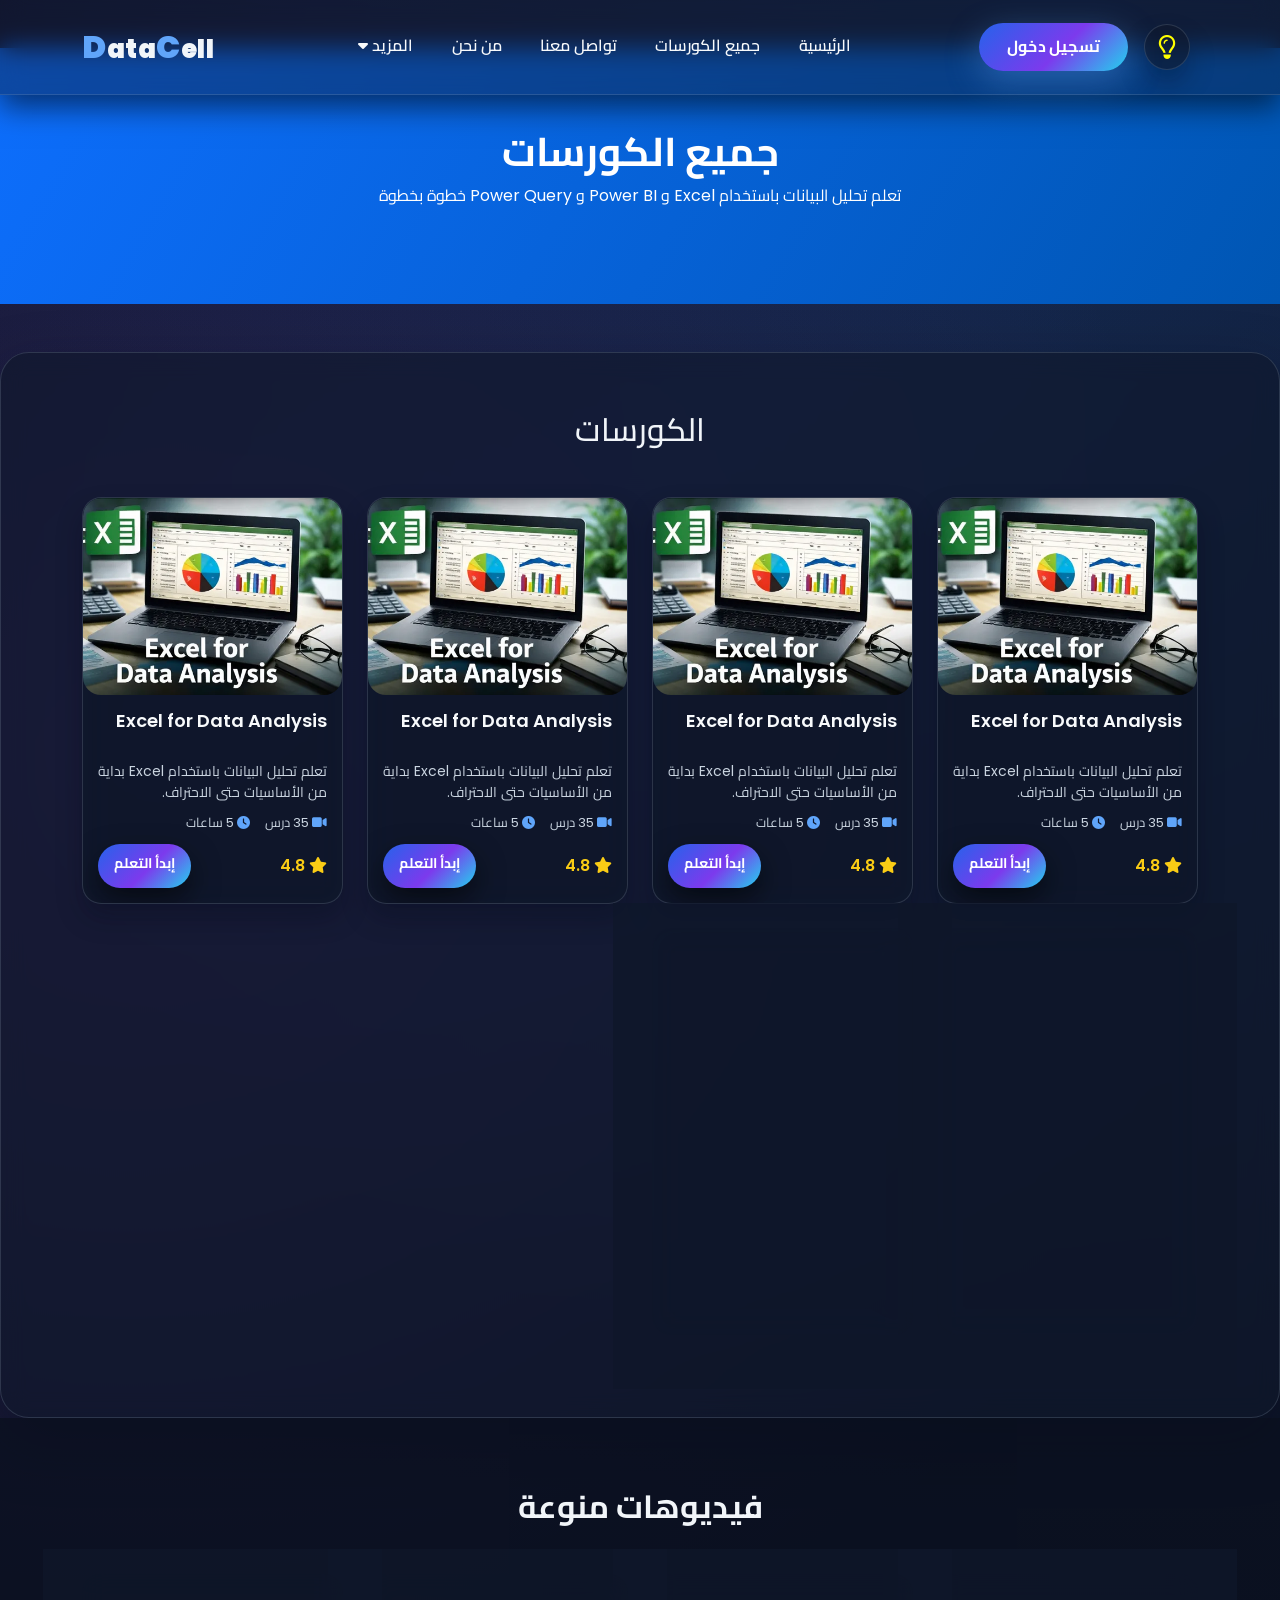
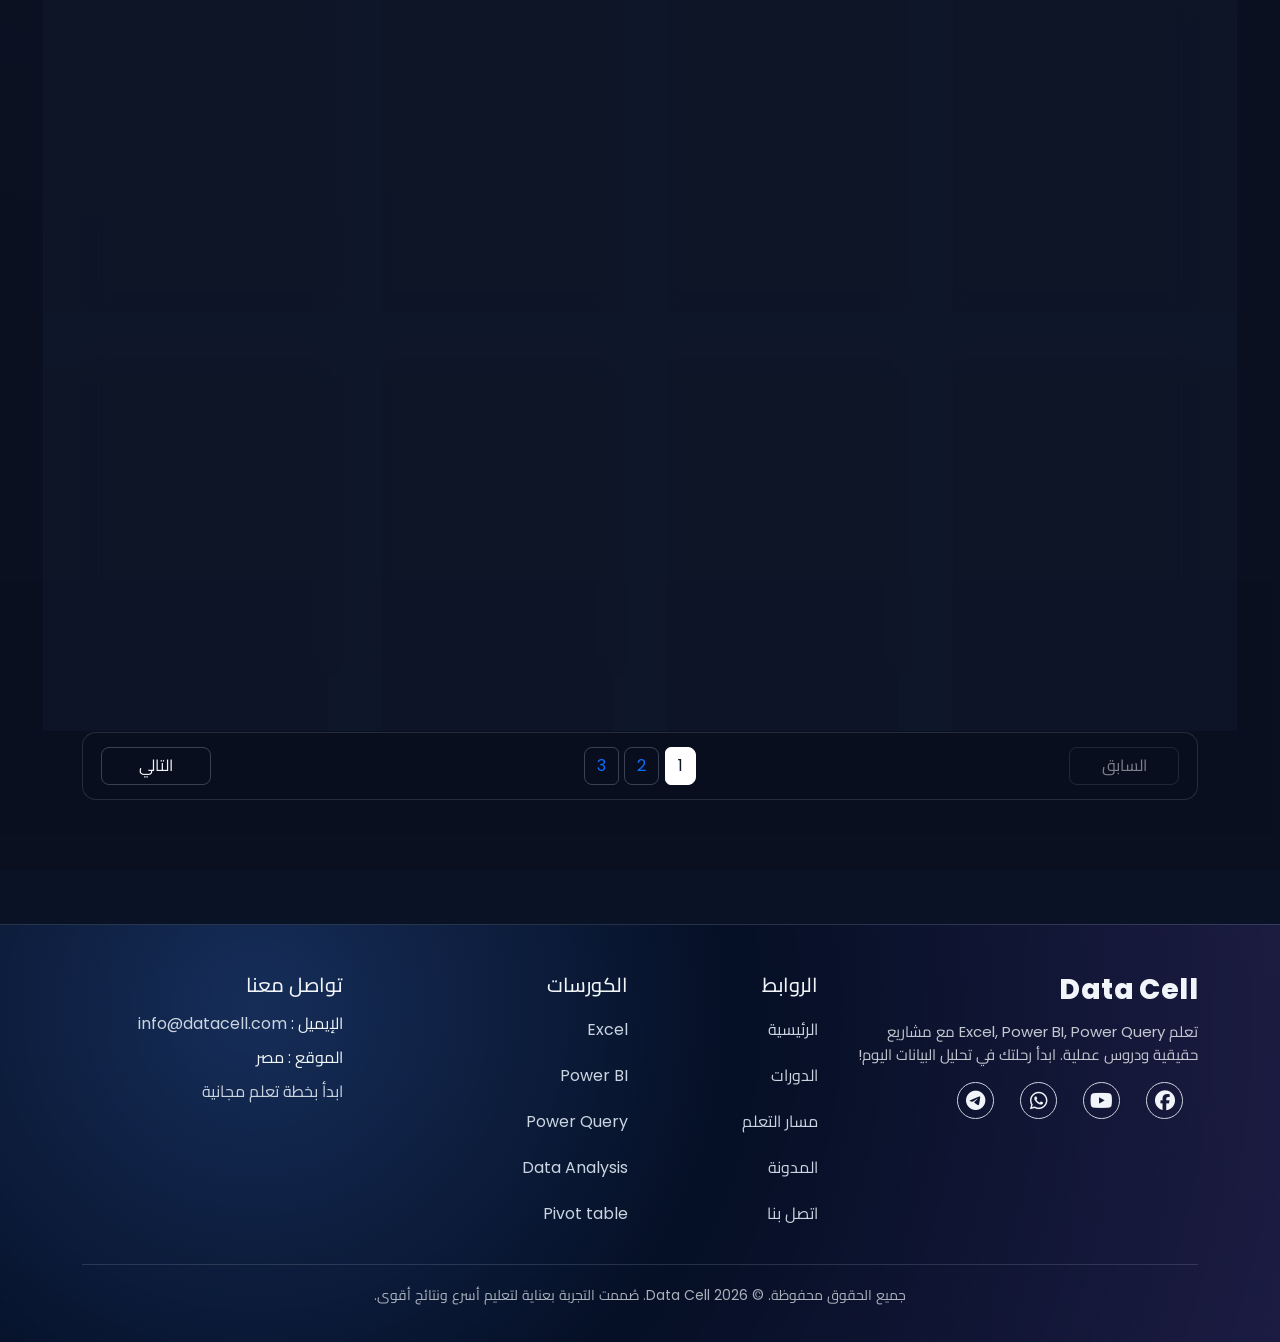
<file: courses.html>
<!DOCTYPE html>
<html lang="ar" dir="rtl">

<head>
  <meta charset="UTF-8">
  <meta name="viewport" content="width=device-width, initial-scale=1.0">
  <meta name="description"
    content="استكشف جميع كورسات تحليل البيانات في Data Cell مع مسارات Excel وPower BI وPower Query.">
  <meta name="keywords"
    content="data analysis, Excel, Power BI, Power Query, data analytics, learning platform, Pivot Table, dashboard">
  <meta name="author" content="Khaled Shaaban">
  <meta name="theme-color" content="#2563eb">
  <meta name="robots" content="index, follow">
  <link rel="canonical" href="https://abdokhaledshaaban.github.io/data_cell/courses.html">
  <meta property="og:locale" content="ar_EG">
  <meta property="og:url" content="https://abdokhaledshaaban.github.io/data_cell/courses.html">
  <meta property="og:site_name" content="Data Cell">
  <meta property="og:title" content="Data Cell | جميع الكورسات">
  <meta property="og:type" content="website">
  <meta property="og:image" content="https://abdokhaledshaaban.github.io/data_cell/img/data analysis course.webp">
  <meta property="og:image:alt" content="Data Cell platform preview">
  <meta property="og:description"
    content="استكشف جميع كورسات تحليل البيانات في Data Cell مع مسارات Excel وPower BI وPower Query.">
  <meta name="twitter:title" content="Data Cell | جميع الكورسات">
  <meta name="twitter:description"
    content="استكشف جميع كورسات تحليل البيانات في Data Cell مع مسارات Excel وPower BI وPower Query.">
  <meta name="twitter:card" content="summary_large_image">
  <meta name="twitter:image" content="https://abdokhaledshaaban.github.io/data_cell/img/data analysis course.webp">
  <meta name="twitter:image:alt" content="Data Cell platform preview">
  <script type="application/ld+json">
    {
      "@context": "https://schema.org",
      "@type": "EducationalOrganization",
      "name": "Data Cell",
      "url": "https://abdokhaledshaaban.github.io/data_cell/",
      "logo": "https://abdokhaledshaaban.github.io/data_cell/img/apple-touch-icon.png",
      "sameAs": [
        "https://www.facebook.com/share/1FXn8WjE4s/",
        "https://www.youtube.com/@khaledshaaban",
        "https://chat.whatsapp.com/BG29xzeOdV8DOxjk9hb5Yo",
        "https://t.me/onlineeducationkhaled"
      ]
    }
  </script>
  <script type="application/ld+json">
    {
      "@context": "https://schema.org",
      "@type": "WebSite",
      "name": "Data Cell",
      "url": "https://abdokhaledshaaban.github.io/data_cell/",
      "potentialAction": {
        "@type": "SearchAction",
        "target": "https://abdokhaledshaaban.github.io/data_cell/search/?q={search_term_string}",
        "query-input": "required name=search_term_string"
      }
    }
  </script>
  <link rel="icon" href="img/favicon-32.png" sizes="32x32" type="image/png">
  <link rel="icon" href="img/favicon-16.png" sizes="16x16" type="image/png">
  <link rel="apple-touch-icon" href="img/apple-touch-icon.png">
  <link rel="preconnect" href="https://fonts.googleapis.com">
  <link rel="preconnect" href="https://fonts.gstatic.com" crossorigin>
  <link rel="stylesheet"
    href="https://fonts.googleapis.com/css2?family=Cairo:wght@300;400;500;600;700;800&family=Poppins:wght@300;400;500;600;700&display=swap">
  <link rel="preconnect" href="https://cdnjs.cloudflare.com" crossorigin>
  <link rel="stylesheet" href="https://cdnjs.cloudflare.com/ajax/libs/font-awesome/6.5.0/css/all.min.css">
  <link rel="stylesheet" href="css/bootstrap.min.css">
  <link rel="stylesheet" href="https://unpkg.com/aos@2.3.4/dist/aos.css">
  <link rel="stylesheet" href="css/style.min.css">
  <link rel="stylesheet" href="css/main.css">
  <link rel="stylesheet" href="css/pages/courses.css">
  <title>Data Cell | جميع الكورسات</title>
</head>

<body class="premium-home">
  <nav dir="ltr" class="navbar navbar-expand-lg fixed-top premium-navbar" aria-label="قائمة التنقل">
    <div class="container">
      <a href="index.html" class="navbar-brand"><span>D</span>ata<span>C</span>ell</a>
      <div class="d-flex align-items-center ms-auto order-lg-2 gap-3">
        <div class="login"><a href="login.html" class="btn btn-primary login-btn">تسجيل دخول</a></div>
        <button id="theme-switch" class="me-2" type="button" aria-label="تبديل الوضع المظلم">
          <i class="fa-solid fa-moon"></i>
          <i class="fa-regular fa-lightbulb"></i>
        </button>
        <button class="navbar-toggler" type="button" aria-label="فتح القائمة" aria-controls="links"
          aria-expanded="false">
          <i class="fa-solid fa-bars-staggered"></i>
        </button>
      </div>

      <div dir="rtl" class="navbar-collapse justify-content-lg-center order-lg-1" id="links">
        <button class="nav-close" type="button" aria-label="إغلاق القائمة"><i class="fa-solid fa-xmark"></i></button>
        <ul class="navbar-nav text-start text-lg-center gap-lg-2">
          <li class="nav-item"><a href="index.html" class="nav-link">الرئيسية</a></li>
          <li class="nav-item"><a href="courses.html" class="nav-link">جميع الكورسات</a></li>
          <li class="nav-item"><a href="contact.html" class="nav-link">تواصل معنا</a></li>
          <li class="nav-item"><a href="about.html" class="nav-link">من نحن</a></li>
          <li class="nav-item drop-down">
            <a href="javascript:void(0)" id="navbarDropdown" class="nav-link" aria-haspopup="true" aria-expanded="false"
              aria-controls="nav-more-menu">المزيد <i class="fa-solid fa-caret-down"></i></a>
            <ul class="drop-down-list navbar-nav" id="nav-more-menu" role="menu" aria-hidden="true">
              <li class="nav-item"><a href="projects.html" class="nav-link">مشاريع</a></li>
              <li class="nav-item"><a href="quiz.html" class="nav-link">اختبارات</a></li>
              <li class="nav-item"><a href="learning_path.html" class="nav-link">مسار التعلم</a></li>
              <li class="nav-item"><a href="blog.html" class="nav-link">blog</a></li>
              <li class="nav-item"><a href="ai_chat.html" class="nav-link">AI chat</a></li>
              <li class="nav-item"><a href="index.html#faq" class="nav-link">FAQ</a></li>
            </ul>
          </li>
        </ul>
        <div class="login-mobile" style="display:none;"><a href="login.html" class="btn btn-primary w-100">تسجيل
            دخول</a></div>
      </div>
    </div>
  </nav>
  <button id="myBtn" type="button" aria-label="?????? ??????"><i class="fa-solid fa-arrow-up"></i></button>
  <main id="main">
    <section class="courses-hero mt-5">
      <div class="container text-center">
        <h1>جميع الكورسات</h1>
        <p>تعلم تحليل البيانات باستخدام Excel و Power BI و Power Query خطوة بخطوة</p>
      </div>
    </section>
    <div class="courses mt-5">
      <div class="container">
        <h2 class="text-center mb-5">الكورسات</h2>
        <div class="row align-items-center" id="courses">
          <div class="col-lg-3 col-md-6 mb-4">
            <div class="course-card">
              <div class="img-container"><img src="img/excel course.webp" class="course-img" alt="Excel Course"
                  loading="lazy" decoding="async"><span class="course-badge">Excel</span></div>
              <div class="course-content">
                <h5 class="course-title">Excel for Data Analysis</h5>
                <p class="course-desc">
                  تعلم تحليل البيانات باستخدام Excel بداية من الأساسيات حتى
                  الاحتراف.
                </p>
                <div class="course-info"><span><i class="fa-solid fa-video"></i> 35 درس
                  </span><span><i class="fa-solid fa-clock"></i> 5 ساعات
                  </span></div>
                <div class="course-footer">
                  <div class="rating"><i class="fa-solid fa-star"></i>
                    4.8
                  </div><a href="courses.html#excel" class="course-btn">
                    إبدأ التعلم
                  </a>
                </div>
              </div>
            </div>
          </div>
          <div class="col-lg-3 col-md-6 mb-4">
            <div class="course-card">
              <div class="img-container"><img src="img/excel course.webp" class="course-img" alt="Excel Course"
                  loading="lazy" decoding="async"><span class="course-badge">Excel</span></div>
              <div class="course-content">
                <h5 class="course-title">Excel for Data Analysis</h5>
                <p class="course-desc">
                  تعلم تحليل البيانات باستخدام Excel بداية من الأساسيات حتى
                  الاحتراف.
                </p>
                <div class="course-info"><span><i class="fa-solid fa-video"></i> 35 درس
                  </span><span><i class="fa-solid fa-clock"></i> 5 ساعات
                  </span></div>
                <div class="course-footer">
                  <div class="rating"><i class="fa-solid fa-star"></i>
                    4.8
                  </div><a href="courses.html#excel" class="course-btn">
                    إبدأ التعلم
                  </a>
                </div>
              </div>
            </div>
          </div>
          <div class="col-lg-3 col-md-6 mb-4">
            <div class="course-card">
              <div class="img-container"><img src="img/excel course.webp" class="course-img" alt="Excel Course"
                  loading="lazy" decoding="async"><span class="course-badge">Excel</span></div>
              <div class="course-content">
                <h5 class="course-title">Excel for Data Analysis</h5>
                <p class="course-desc">
                  تعلم تحليل البيانات باستخدام Excel بداية من الأساسيات حتى
                  الاحتراف.
                </p>
                <div class="course-info"><span><i class="fa-solid fa-video"></i> 35 درس
                  </span><span><i class="fa-solid fa-clock"></i> 5 ساعات
                  </span></div>
                <div class="course-footer">
                  <div class="rating"><i class="fa-solid fa-star"></i>
                    4.8
                  </div><a href="courses.html#excel" class="course-btn">
                    إبدأ التعلم
                  </a>
                </div>
              </div>
            </div>
          </div>
          <div class="col-lg-3 col-md-6 mb-4">
            <div class="course-card">
              <div class="img-container"><img src="img/excel course.webp" class="course-img" alt="Excel Course"
                  loading="lazy" decoding="async"><span class="course-badge">Excel</span></div>
              <div class="course-content">
                <h5 class="course-title">Excel for Data Analysis</h5>
                <p class="course-desc">
                  تعلم تحليل البيانات باستخدام Excel بداية من الأساسيات حتى
                  الاحتراف.
                </p>
                <div class="course-info"><span><i class="fa-solid fa-video"></i> 35 درس
                  </span><span><i class="fa-solid fa-clock"></i> 5 ساعات
                  </span></div>
                <div class="course-footer">
                  <div class="rating"><i class="fa-solid fa-star"></i>
                    4.8
                  </div><a href="courses.html#excel" class="course-btn">
                    إبدأ التعلم
                  </a>
                </div>
              </div>
            </div>
          </div>
          <div class="col-lg-3 col-md-6 mb-4">
            <div class="course-card">
              <div class="img-container"><img src="img/excel course.webp" class="course-img" alt="Excel Course"
                  loading="lazy" decoding="async"><span class="course-badge">Excel</span></div>
              <div class="course-content">
                <h5 class="course-title">Excel for Data Analysis</h5>
                <p class="course-desc">
                  تعلم تحليل البيانات باستخدام Excel بداية من الأساسيات حتى
                  الاحتراف.
                </p>
                <div class="course-info"><span><i class="fa-solid fa-video"></i> 35 درس
                  </span><span><i class="fa-solid fa-clock"></i> 5 ساعات
                  </span></div>
                <div class="course-footer">
                  <div class="rating"><i class="fa-solid fa-star"></i>
                    4.8
                  </div><a href="courses.html#excel" class="course-btn">
                    إبدأ التعلم
                  </a>
                </div>
              </div>
            </div>
          </div>
          <div class="col-lg-3 col-md-6 mb-4">
            <div class="course-card">
              <div class="img-container"><img src="img/excel course.webp" class="course-img" alt="Excel Course"
                  loading="lazy" decoding="async"><span class="course-badge">Excel</span></div>
              <div class="course-content">
                <h5 class="course-title">Excel for Data Analysis</h5>
                <p class="course-desc">
                  تعلم تحليل البيانات باستخدام Excel بداية من الأساسيات حتى
                  الاحتراف.
                </p>
                <div class="course-info"><span><i class="fa-solid fa-video"></i> 35 درس
                  </span><span><i class="fa-solid fa-clock"></i> 5 ساعات
                  </span></div>
                <div class="course-footer">
                  <div class="rating"><i class="fa-solid fa-star"></i>
                    4.8
                  </div><a href="courses.html#excel" class="course-btn">
                    إبدأ التعلم
                  </a>
                </div>
              </div>
            </div>
          </div>
        </div>
      </div>
    </div>
    <section class="random-videos">
      <div class="container">
        <h2 class="fw-bold text-center mb-5">فيديوهات منوعة</h2>
        <div class="row align-items-center" id="videosContainer"></div>
        <div class="blog-pagination-wrap" aria-label="تنقل صفحات المقالات">
          <div class="blog-pagination"><a class="page-link pagination-side" href="#latest" id="videosPrev"
              aria-label="السابق">السابق</a>
            <ul class="pagination pagination-center mb-0" id="videosPagination"></ul><a
              class="page-link pagination-side" href="#latest" id="videosNext" aria-label="التالي">التالي</a>
          </div>
        </div>
      </div>
    </section>
    <div class="video-modal" id="videoModal">
      <div class="modal-content"><span class="close">&times;</span><iframe id="videoFrame" width="100%" height="450"
          src="" frameborder="0" allowfullscreen></iframe></div>
    </div>
  </main>
  <footer class="footer footer-premium pt-5">
    <div class="container">
      <div class="row gy-4">
        <div class="col-lg-4 col-md-6">
          <h3 class="footer-logo">Data Cell</h3>
          <p class="footer-text">تعلم Excel, Power BI, Power Query مع مشاريع حقيقية ودروس عملية. ابدأ رحلتك في تحليل
            البيانات اليوم!</p>
          <div class="social-icons">
            <a href="https://www.facebook.com/share/1FXn8WjE4s/" target="_blank" rel="noopener noreferrer"><i
                class="fa-brands fa-facebook"></i></a>
            <a href="https://www.youtube.com/@khaledshaaban" target="_blank" rel="noopener noreferrer"
              aria-label="YouTube"><i class="fa-brands fa-youtube"></i></a>
            <a href="https://chat.whatsapp.com/BG29xzeOdV8DOxjk9hb5Yo" target="_blank" rel="noopener noreferrer"><i
                class="fa-brands fa-whatsapp"></i></a>
            <a href="https://t.me/onlineeducationkhaled" target="_blank" rel="noopener noreferrer"><i
                class="fa-brands fa-telegram"></i></a>
          </div>
        </div>

        <div class="col-lg-2 col-md-6">
          <h5>الروابط</h5>
          <ul class="footer-links">
            <li><a href="index.html">الرئيسية</a></li>
            <li><a href="courses.html">الدورات</a></li>
            <li><a href="learning_path.html">مسار التعلم</a></li>
            <li><a href="blog.html">المدونة</a></li>
            <li><a href="contact.html">اتصل بنا</a></li>
          </ul>
        </div>

        <div class="col-lg-3 col-md-6">
          <h5>الكورسات</h5>
          <ul class="footer-links">
            <li><a href="courses.html#excel">Excel</a></li>
            <li><a href="courses.html#power-bi">Power BI</a></li>
            <li><a href="courses.html#power-query">Power Query</a></li>
            <li><a href="courses.html#data-analysis">Data Analysis</a></li>
            <li><a href="courses.html#pivot-table">Pivot table</a></li>
          </ul>
        </div>

        <div class="col-lg-3 col-md-6">
          <h5>تواصل معنا</h5>
          <ul class="footer-contact">
            <li>الإيميل : <a href="mailto:info@datacell.com">info@datacell.com</a></li>
            <li>الموقع : مصر</li>
            <li><a href="learning_path.html">ابدأ بخطة تعلم مجانية</a></li>
          </ul>
        </div>
      </div>

      <hr>

      <div class="footer-bottom text-center">
        <p>جميع الحقوق محفوظة. © 2026 Data Cell. صُممت التجربة بعناية لتعليم أسرع ونتائج أقوى.</p>
      </div>
    </div>
  </footer>
  <script src="js/bootstrap.bundle.min.js" defer></script>
  <script src="https://unpkg.com/aos@2.3.4/dist/aos.js" defer></script>
  <script src="js/main.js" defer></script>
  <script src="js/pages/courses.js" defer></script>
</body>

</html>
</file>
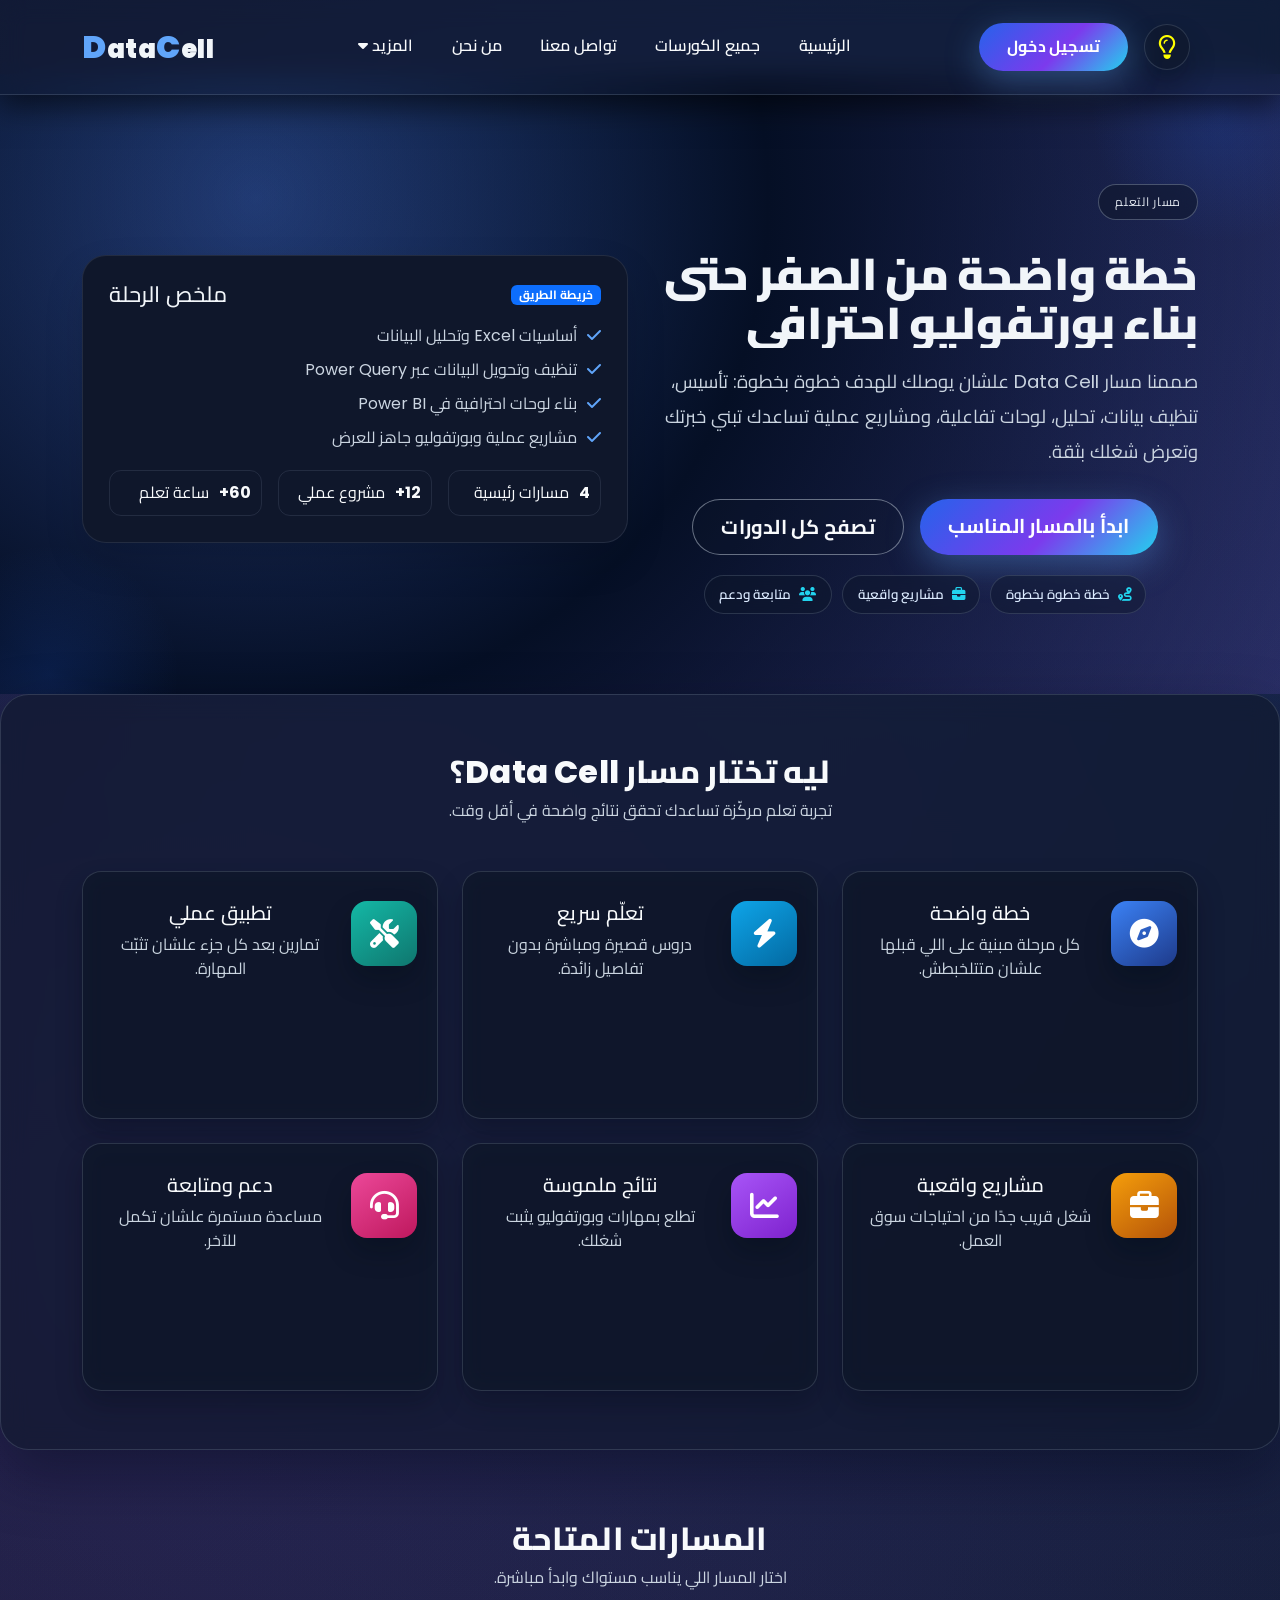
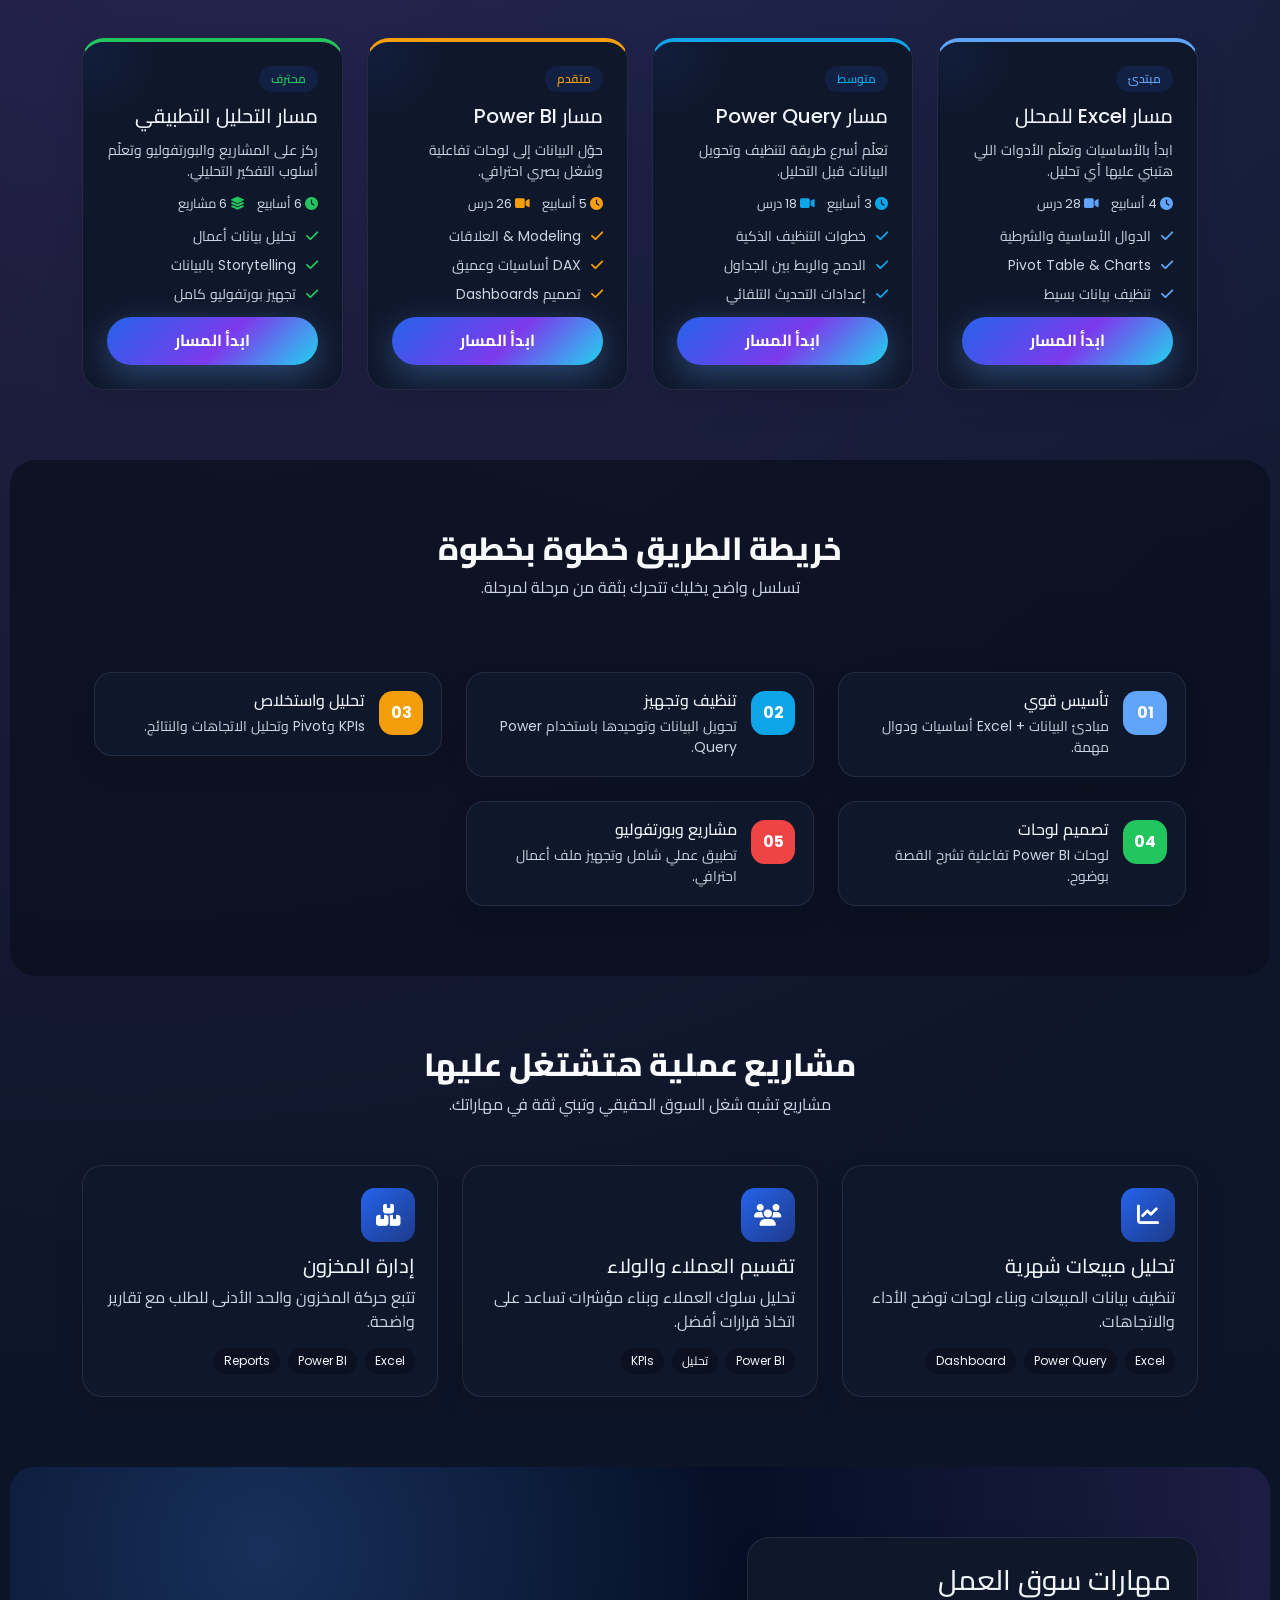
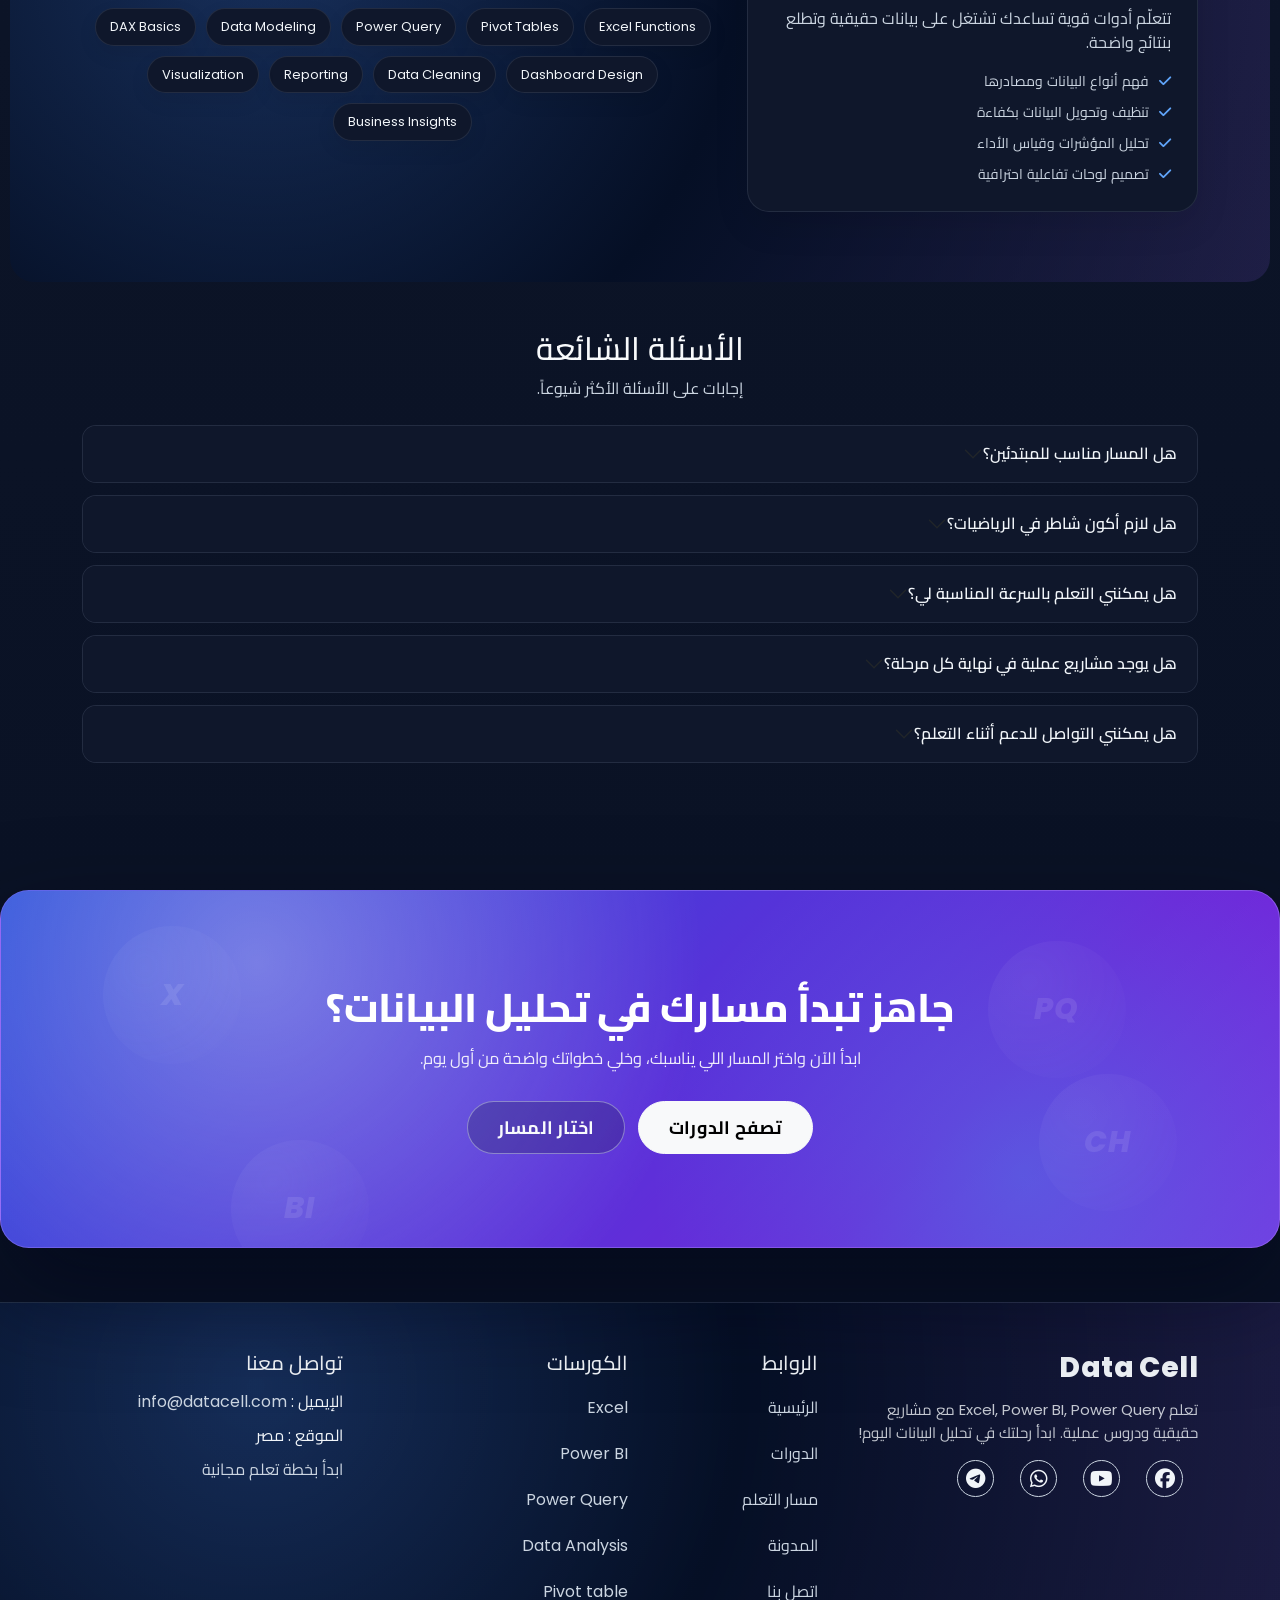
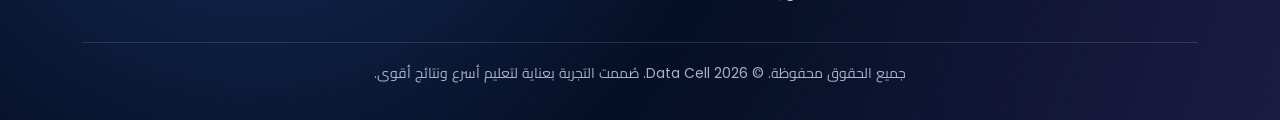
<file: learning_path.html>
<!DOCTYPE html>
<html lang="ar" dir="rtl">

<head>
  <meta charset="UTF-8">
  <meta name="viewport" content="width=device-width, initial-scale=1.0">
  <meta name="description" content="تعرف على مسار تعلم تحليل البيانات خطوة بخطوة وخطة الدراسة والمشاريع العملية.">
  <meta name="keywords"
    content="data analysis, Excel, Power BI, Power Query, data analytics, learning platform, Pivot Table, dashboard">
  <meta name="author" content="Khaled Shaaban">
  <meta name="theme-color" content="#2563eb">
  <meta name="robots" content="index, follow">
  <link rel="canonical" href="https://abdokhaledshaaban.github.io/data_cell/learning_path.html">
  <meta property="og:locale" content="ar_EG">
  <meta property="og:url" content="https://abdokhaledshaaban.github.io/data_cell/learning_path.html">
  <meta property="og:site_name" content="Data Cell">
  <meta property="og:title" content="Data Cell | مسار التعلم">
  <meta property="og:type" content="website">
  <meta property="og:image" content="https://abdokhaledshaaban.github.io/data_cell/img/data analysis course.webp">
  <meta property="og:image:alt" content="Data Cell platform preview">
  <meta property="og:description"
    content="تعرف على مسار تعلم تحليل البيانات خطوة بخطوة وخطة الدراسة والمشاريع العملية.">
  <meta name="twitter:title" content="Data Cell | مسار التعلم">
  <meta name="twitter:description"
    content="تعرف على مسار تعلم تحليل البيانات خطوة بخطوة وخطة الدراسة والمشاريع العملية.">
  <meta name="twitter:card" content="summary_large_image">
  <meta name="twitter:image" content="https://abdokhaledshaaban.github.io/data_cell/img/data analysis course.webp">
  <meta name="twitter:image:alt" content="Data Cell platform preview">
  <script type="application/ld+json">
    {
      "@context": "https://schema.org",
      "@type": "EducationalOrganization",
      "name": "Data Cell",
      "url": "https://abdokhaledshaaban.github.io/data_cell/",
      "logo": "https://abdokhaledshaaban.github.io/data_cell/img/apple-touch-icon.png",
      "sameAs": [
        "https://www.facebook.com/share/1FXn8WjE4s/",
        "https://www.youtube.com/@khaledshaaban",
        "https://chat.whatsapp.com/BG29xzeOdV8DOxjk9hb5Yo",
        "https://t.me/onlineeducationkhaled"
      ]
    }
  </script>
  <script type="application/ld+json">
    {
      "@context": "https://schema.org",
      "@type": "WebSite",
      "name": "Data Cell",
      "url": "https://abdokhaledshaaban.github.io/data_cell/",
      "potentialAction": {
        "@type": "SearchAction",
        "target": "https://abdokhaledshaaban.github.io/data_cell/search/?q={search_term_string}",
        "query-input": "required name=search_term_string"
      }
    }
  </script>
  <link rel="icon" href="img/favicon-32.png" sizes="32x32" type="image/png">
  <link rel="icon" href="img/favicon-16.png" sizes="16x16" type="image/png">
  <link rel="apple-touch-icon" href="img/apple-touch-icon.png">
  <link rel="preconnect" href="https://fonts.googleapis.com">
  <link rel="preconnect" href="https://fonts.gstatic.com" crossorigin>
  <link rel="stylesheet"
    href="https://fonts.googleapis.com/css2?family=Cairo:wght@300;400;500;600;700;800&family=Poppins:wght@300;400;500;600;700&display=swap">
  <link rel="preconnect" href="https://cdnjs.cloudflare.com" crossorigin>
  <link rel="stylesheet" href="https://cdnjs.cloudflare.com/ajax/libs/font-awesome/6.5.0/css/all.min.css">
  <link rel="stylesheet" href="css/bootstrap.min.css">
  <link rel="stylesheet" href="https://unpkg.com/aos@2.3.4/dist/aos.css">
  <link rel="stylesheet" href="css/main.css">
  <link rel="stylesheet" href="css/style.min.css">
  <link rel="stylesheet" href="css/pages/learning_path.css">
  <title>Data Cell | مسار التعلم</title>
</head>

<body class="premium-home">
  <nav dir="ltr" class="navbar navbar-expand-lg fixed-top premium-navbar" aria-label="قائمة التنقل">
    <div class="container">
      <a href="index.html" class="navbar-brand"><span>D</span>ata<span>C</span>ell</a>
      <div class="d-flex align-items-center ms-auto order-lg-2 gap-3">
        <div class="login"><a href="login.html" class="btn btn-primary login-btn">تسجيل دخول</a></div>
        <button id="theme-switch" class="me-2" type="button" aria-label="تبديل الوضع المظلم">
          <i class="fa-solid fa-moon"></i>
          <i class="fa-regular fa-lightbulb"></i>
        </button>
        <button class="navbar-toggler" type="button" aria-label="فتح القائمة" aria-controls="links"
          aria-expanded="false">
          <i class="fa-solid fa-bars-staggered"></i>
        </button>
      </div>

      <div dir="rtl" class="navbar-collapse justify-content-lg-center order-lg-1" id="links">
        <button class="nav-close" type="button" aria-label="إغلاق القائمة"><i class="fa-solid fa-xmark"></i></button>
        <ul class="navbar-nav text-start text-lg-center gap-lg-2">
          <li class="nav-item"><a href="index.html" class="nav-link">الرئيسية</a></li>
          <li class="nav-item"><a href="courses.html" class="nav-link">جميع الكورسات</a></li>
          <li class="nav-item"><a href="contact.html" class="nav-link">تواصل معنا</a></li>
          <li class="nav-item"><a href="about.html" class="nav-link">من نحن</a></li>
          <li class="nav-item drop-down">
            <a href="javascript:void(0)" id="navbarDropdown" class="nav-link" aria-haspopup="true" aria-expanded="false"
              aria-controls="nav-more-menu">المزيد <i class="fa-solid fa-caret-down"></i></a>
            <ul class="drop-down-list navbar-nav" id="nav-more-menu" role="menu" aria-hidden="true">
              <li class="nav-item"><a href="projects.html" class="nav-link">مشاريع</a></li>
              <li class="nav-item"><a href="quiz.html" class="nav-link">اختبارات</a></li>
              <li class="nav-item"><a href="learning_path.html" class="nav-link">مسار التعلم</a></li>
              <li class="nav-item"><a href="blog.html" class="nav-link">blog</a></li>
              <li class="nav-item"><a href="ai_chat.html" class="nav-link">AI chat</a></li>
              <li class="nav-item"><a href="index.html#faq" class="nav-link">FAQ</a></li>
            </ul>
          </li>
        </ul>
        <div class="login-mobile" style="display:none;"><a href="login.html" class="btn btn-primary w-100">تسجيل
            دخول</a></div>
      </div>
    </div>
  </nav><button id="myBtn" aria-label="العودة لأعلى الصفحة"><i class="fa-solid fa-arrow-up"></i></button>
  <main id="main">
    <section class="learning-hero">
      <div class="container">
        <div class="row align-items-center g-4">
          <div class="col-lg-6"><span class="hero-eyebrow">مسار التعلم</span>
            <h1 class="hero-title">خطة واضحة من الصفر حتى بناء بورتفوليو احترافي</h1>
            <p class="hero-text">
              صممنا مسار Data Cell علشان يوصلك للهدف خطوة بخطوة: تأسيس، تنظيف بيانات، تحليل، لوحات تفاعلية،
              ومشاريع عملية تساعدك تبني خبرتك وتعرض شغلك بثقة.
            </p>
            <div class="hero-actions"><a href="#tracks" class="btn btn-primary btn-lg">ابدأ بالمسار المناسب</a><a
                href="courses.html" class="btn btn-outline-light btn-lg">تصفح كل الدورات</a></div>
            <div class="hero-highlights"><span><i class="fa-solid fa-route"></i> خطة خطوة بخطوة</span><span><i
                  class="fa-solid fa-briefcase"></i> مشاريع واقعية</span><span><i class="fa-solid fa-users"></i> متابعة
                ودعم</span></div>
          </div>
          <div class="col-lg-6">
            <div class="learning-hero-card">
              <div class="learning-hero-header"><span class="badge bg-primary">خريطة الطريق</span>
                <h3>ملخص الرحلة</h3>
              </div>
              <ul class="learning-hero-list">
                <li><i class="fa-solid fa-check"></i> أساسيات Excel وتحليل البيانات</li>
                <li><i class="fa-solid fa-check"></i> تنظيف وتحويل البيانات عبر Power Query</li>
                <li><i class="fa-solid fa-check"></i> بناء لوحات احترافية في Power BI</li>
                <li><i class="fa-solid fa-check"></i> مشاريع عملية وبورتفوليو جاهز للعرض</li>
              </ul>
              <div class="row g-3 path-stats">
                <div class="col-12 col-sm-4">
                  <div class="path-stat"><strong>4</strong><span>مسارات رئيسية</span></div>
                </div>
                <div class="col-12 col-sm-4">
                  <div class="path-stat"><strong>12+</strong><span>مشروع عملي</span></div>
                </div>
                <div class="col-12 col-sm-4">
                  <div class="path-stat"><strong>60+</strong><span>ساعة تعلم</span></div>
                </div>
              </div>
            </div>
          </div>
        </div>
      </div>
    </section>
    <section class="platform-features path-features">
      <div class="container">
        <div class="section-head text-center mb-5">
          <h2>ليه تختار مسار Data Cell؟</h2>
          <p>تجربة تعلم مركّزة تساعدك تحقق نتائج واضحة في أقل وقت.</p>
        </div>
        <div class="row g-4">
          <div class="col-md-6 col-lg-4">
            <div class="feature-tile">
              <div class="feature-icon bg-1"><i class="fa-solid fa-compass"></i></div>
              <div>
                <h5>خطة واضحة</h5>
                <p>كل مرحلة مبنية على اللي قبلها علشان متتلخبطش.</p>
              </div>
            </div>
          </div>
          <div class="col-md-6 col-lg-4">
            <div class="feature-tile">
              <div class="feature-icon bg-2"><i class="fa-solid fa-bolt"></i></div>
              <div>
                <h5>تعلّم سريع</h5>
                <p>دروس قصيرة ومباشرة بدون تفاصيل زائدة.</p>
              </div>
            </div>
          </div>
          <div class="col-md-6 col-lg-4">
            <div class="feature-tile">
              <div class="feature-icon bg-3"><i class="fa-solid fa-screwdriver-wrench"></i></div>
              <div>
                <h5>تطبيق عملي</h5>
                <p>تمارين بعد كل جزء علشان تثبّت المهارة.</p>
              </div>
            </div>
          </div>
          <div class="col-md-6 col-lg-4">
            <div class="feature-tile">
              <div class="feature-icon bg-4"><i class="fa-solid fa-briefcase"></i></div>
              <div>
                <h5>مشاريع واقعية</h5>
                <p>شغل قريب جدًا من احتياجات سوق العمل.</p>
              </div>
            </div>
          </div>
          <div class="col-md-6 col-lg-4">
            <div class="feature-tile">
              <div class="feature-icon bg-5"><i class="fa-solid fa-chart-line"></i></div>
              <div>
                <h5>نتائج ملموسة</h5>
                <p>تطلع بمهارات وبورتفوليو يثبت شغلك.</p>
              </div>
            </div>
          </div>
          <div class="col-md-6 col-lg-4">
            <div class="feature-tile">
              <div class="feature-icon bg-6"><i class="fa-solid fa-headset"></i></div>
              <div>
                <h5>دعم ومتابعة</h5>
                <p>مساعدة مستمرة علشان تكمل للآخر.</p>
              </div>
            </div>
          </div>
        </div>
      </div>
    </section>
    <section class="path-tracks" id="tracks">
      <div class="container">
        <div class="section-head text-center mb-5">
          <h2>المسارات المتاحة</h2>
          <p>اختار المسار اللي يناسب مستواك وابدأ مباشرة.</p>
        </div>
        <div class="row g-4">
          <div class="col-lg-6 col-xl-3 col-md-6">
            <div class="track-card accent-1 h-100"><span class="track-level">مبتدئ</span>
              <h3>مسار Excel للمحلل</h3>
              <p>ابدأ بالأساسيات وتعلّم الأدوات اللي هتبني عليها أي تحليل.</p>
              <div class="track-meta"><span><i class="fa-solid fa-clock"></i> 4 أسابيع</span><span><i
                    class="fa-solid fa-video"></i> 28 درس</span></div>
              <ul class="track-list">
                <li><i class="fa-solid fa-check"></i> الدوال الأساسية والشرطية</li>
                <li><i class="fa-solid fa-check"></i> Pivot Table & Charts</li>
                <li><i class="fa-solid fa-check"></i> تنظيف بيانات بسيط</li>
              </ul><a href="courses.html" class="btn btn-primary w-100">ابدأ المسار</a>
            </div>
          </div>
          <div class="col-lg-6 col-xl-3 col-md-6">
            <div class="track-card accent-2 h-100"><span class="track-level">متوسط</span>
              <h3>مسار Power Query</h3>
              <p>تعلّم أسرع طريقة لتنظيف وتحويل البيانات قبل التحليل.</p>
              <div class="track-meta"><span><i class="fa-solid fa-clock"></i> 3 أسابيع</span><span><i
                    class="fa-solid fa-video"></i> 18 درس</span></div>
              <ul class="track-list">
                <li><i class="fa-solid fa-check"></i> خطوات التنظيف الذكية</li>
                <li><i class="fa-solid fa-check"></i> الدمج والربط بين الجداول</li>
                <li><i class="fa-solid fa-check"></i> إعدادات التحديث التلقائي</li>
              </ul><a href="courses.html" class="btn btn-primary w-100">ابدأ المسار</a>
            </div>
          </div>
          <div class="col-lg-6 col-xl-3 col-md-6">
            <div class="track-card accent-3 h-100"><span class="track-level">متقدم</span>
              <h3>مسار Power BI</h3>
              <p>حوّل البيانات إلى لوحات تفاعلية وشغل بصري احترافي.</p>
              <div class="track-meta"><span><i class="fa-solid fa-clock"></i> 5 أسابيع</span><span><i
                    class="fa-solid fa-video"></i> 26 درس</span></div>
              <ul class="track-list">
                <li><i class="fa-solid fa-check"></i> Modeling & العلاقات</li>
                <li><i class="fa-solid fa-check"></i> DAX أساسيات وعميق</li>
                <li><i class="fa-solid fa-check"></i> تصميم Dashboards</li>
              </ul><a href="courses.html" class="btn btn-primary w-100">ابدأ المسار</a>
            </div>
          </div>
          <div class="col-lg-6 col-xl-3 col-md-6">
            <div class="track-card accent-4 h-100"><span class="track-level">محترف</span>
              <h3>مسار التحليل التطبيقي</h3>
              <p>ركز على المشاريع والبورتفوليو وتعلّم أسلوب التفكير التحليلي.</p>
              <div class="track-meta"><span><i class="fa-solid fa-clock"></i> 6 أسابيع</span><span><i
                    class="fa-solid fa-layer-group"></i> 6 مشاريع</span></div>
              <ul class="track-list">
                <li><i class="fa-solid fa-check"></i> تحليل بيانات أعمال</li>
                <li><i class="fa-solid fa-check"></i> Storytelling بالبيانات</li>
                <li><i class="fa-solid fa-check"></i> تجهيز بورتفوليو كامل</li>
              </ul><a href="courses.html" class="btn btn-primary w-100">ابدأ المسار</a>
            </div>
          </div>
        </div>
      </div>
    </section>
    <section class="path-timeline" id="timeline">
      <div class="container">
        <div class="section-head text-center mb-5">
          <h2>خريطة الطريق خطوة بخطوة</h2>
          <p>تسلسل واضح يخليك تتحرك بثقة من مرحلة لمرحلة.</p>
        </div>
        <div class="row g-4 timeline-grid">
          <div class="col-md-6 col-lg-4">
            <div class="timeline-step accent-1"><span>01</span>
              <div>
                <h5>تأسيس قوي</h5>
                <p>مبادئ البيانات + Excel أساسيات ودوال مهمة.</p>
              </div>
            </div>
          </div>
          <div class="col-md-6 col-lg-4">
            <div class="timeline-step accent-2"><span>02</span>
              <div>
                <h5>تنظيف وتجهيز</h5>
                <p>تحويل البيانات وتوحيدها باستخدام Power Query.</p>
              </div>
            </div>
          </div>
          <div class="col-md-6 col-lg-4">
            <div class="timeline-step accent-3"><span>03</span>
              <div>
                <h5>تحليل واستخلاص</h5>
                <p>KPIs وPivot وتحليل الاتجاهات والنتائج.</p>
              </div>
            </div>
          </div>
          <div class="col-md-6 col-lg-4">
            <div class="timeline-step accent-4"><span>04</span>
              <div>
                <h5>تصميم لوحات</h5>
                <p>لوحات Power BI تفاعلية تشرح القصة بوضوح.</p>
              </div>
            </div>
          </div>
          <div class="col-md-6 col-lg-4">
            <div class="timeline-step accent-5"><span>05</span>
              <div>
                <h5>مشاريع وبورتفوليو</h5>
                <p>تطبيق عملي شامل وتجهيز ملف أعمال احترافي.</p>
              </div>
            </div>
          </div>
        </div>
      </div>
    </section>
    <section class="path-projects" id="projects">
      <div class="container">
        <div class="section-head text-center mb-5">
          <h2>مشاريع عملية هتشتغل عليها</h2>
          <p>مشاريع تشبه شغل السوق الحقيقي وتبني ثقة في مهاراتك.</p>
        </div>
        <div class="row g-4">
          <div class="col-lg-4 col-md-6">
            <div class="project-card h-100">
              <div class="project-icon"><i class="fa-solid fa-chart-line"></i></div>
              <h5>تحليل مبيعات شهرية</h5>
              <p>تنظيف بيانات المبيعات وبناء لوحات توضح الأداء والاتجاهات.</p>
              <div class="project-tags"><span>Excel</span><span>Power Query</span><span>Dashboard</span></div>
            </div>
          </div>
          <div class="col-lg-4 col-md-6">
            <div class="project-card h-100">
              <div class="project-icon"><i class="fa-solid fa-users"></i></div>
              <h5>تقسيم العملاء والولاء</h5>
              <p>تحليل سلوك العملاء وبناء مؤشرات تساعد على اتخاذ قرارات أفضل.</p>
              <div class="project-tags"><span>Power BI</span><span>تحليل</span><span>KPIs</span></div>
            </div>
          </div>
          <div class="col-lg-4 col-md-6">
            <div class="project-card h-100">
              <div class="project-icon"><i class="fa-solid fa-boxes-stacked"></i></div>
              <h5>إدارة المخزون</h5>
              <p>تتبع حركة المخزون والحد الأدنى للطلب مع تقارير واضحة.</p>
              <div class="project-tags"><span>Excel</span><span>Power BI</span><span>Reports</span></div>
            </div>
          </div>
        </div>
      </div>
    </section>
    <section class="path-skills" id="skills">
      <div class="container">
        <div class="row g-4 align-items-center">
          <div class="col-lg-5">
            <div class="skills-box">
              <h3>مهارات سوق العمل</h3>
              <p>تتعلّم أدوات قوية تساعدك تشتغل على بيانات حقيقية وتطلع بنتائج واضحة.</p>
              <ul class="skills-list">
                <li><i class="fa-solid fa-check"></i> فهم أنواع البيانات ومصادرها</li>
                <li><i class="fa-solid fa-check"></i> تنظيف وتحويل البيانات بكفاءة</li>
                <li><i class="fa-solid fa-check"></i> تحليل المؤشرات وقياس الأداء</li>
                <li><i class="fa-solid fa-check"></i> تصميم لوحات تفاعلية احترافية</li>
              </ul>
            </div>
          </div>
          <div class="col-lg-7">
            <div class="skill-cloud"><span>Excel Functions</span><span>Pivot Tables</span><span>Power
                Query</span><span>Data Modeling</span><span>DAX Basics</span><span>Dashboard Design</span><span>Data
                Cleaning</span><span>Reporting</span><span>Visualization</span><span>Business Insights</span></div>
          </div>
        </div>
      </div>
    </section>
    <section class="faq-section py-5" id="faq">
      <div class="container">
        <div class="text-center mb-4">
          <h2 data-faq-title">الأسئلة الشائعة</h2>
          <p class="text-secondary mb-0" data-faq-subtitle">إجابات على الأسئلة الأكثر شيوعاً.</p>
        </div>
        <div class="accordion faq-accordion" id="faqAccordion" data-faq-url="data/learning-faq.json"></div>
        <div class="text-center text-secondary mt-3" data-faq-empty></div>
      </div>
    </section>

    <section class="cta-section learning-cta">
      <div class="cta-shapes"><i class="shape excel-CTA">X</i><i class="shape bi">BI</i><i class="shape pq">PQ</i><i
          class="shape chart">CH</i></div>
      <div class="container text-center cta-content">
        <h2>جاهز تبدأ مسارك في تحليل البيانات؟</h2>
        <p>
          ابدأ الآن واختر المسار اللي يناسبك، وخلي خطواتك واضحة من أول يوم.
        </p>
        <div class="cta-buttons"><a href="courses.html" class="btn btn-light btn-lg">تصفح الدورات</a><a href="#tracks"
            class="btn btn-outline-light btn-lg">اختار المسار</a></div>
      </div>
    </section>
  </main>
  <footer class="footer footer-premium pt-5">
    <div class="container">
      <div class="row gy-4">
        <div class="col-lg-4 col-md-6">
          <h3 class="footer-logo">Data Cell</h3>
          <p class="footer-text">تعلم Excel, Power BI, Power Query مع مشاريع حقيقية ودروس عملية. ابدأ رحلتك في تحليل
            البيانات اليوم!</p>
          <div class="social-icons">
            <a href="https://www.facebook.com/share/1FXn8WjE4s/" target="_blank" rel="noopener noreferrer"><i
                class="fa-brands fa-facebook"></i></a>
            <a href="https://www.youtube.com/@khaledshaaban" target="_blank" rel="noopener noreferrer"
              aria-label="YouTube"><i class="fa-brands fa-youtube"></i></a>
            <a href="https://chat.whatsapp.com/BG29xzeOdV8DOxjk9hb5Yo" target="_blank" rel="noopener noreferrer"><i
                class="fa-brands fa-whatsapp"></i></a>
            <a href="https://t.me/onlineeducationkhaled" target="_blank" rel="noopener noreferrer"><i
                class="fa-brands fa-telegram"></i></a>
          </div>
        </div>

        <div class="col-lg-2 col-md-6">
          <h5>الروابط</h5>
          <ul class="footer-links">
            <li><a href="index.html">الرئيسية</a></li>
            <li><a href="courses.html">الدورات</a></li>
            <li><a href="learning_path.html">مسار التعلم</a></li>
            <li><a href="blog.html">المدونة</a></li>
            <li><a href="contact.html">اتصل بنا</a></li>
          </ul>
        </div>

        <div class="col-lg-3 col-md-6">
          <h5>الكورسات</h5>
          <ul class="footer-links">
            <li><a href="courses.html#excel">Excel</a></li>
            <li><a href="courses.html#power-bi">Power BI</a></li>
            <li><a href="courses.html#power-query">Power Query</a></li>
            <li><a href="courses.html#data-analysis">Data Analysis</a></li>
            <li><a href="courses.html#pivot-table">Pivot table</a></li>
          </ul>
        </div>

        <div class="col-lg-3 col-md-6">
          <h5>تواصل معنا</h5>
          <ul class="footer-contact">
            <li>الإيميل : <a href="mailto:info@datacell.com">info@datacell.com</a></li>
            <li>الموقع : مصر</li>
            <li><a href="learning_path.html">ابدأ بخطة تعلم مجانية</a></li>
          </ul>
        </div>
      </div>

      <hr>

      <div class="footer-bottom text-center">
        <p>جميع الحقوق محفوظة. © 2026 Data Cell. صُممت التجربة بعناية لتعليم أسرع ونتائج أقوى.</p>
      </div>
    </div>
  </footer>
  <script src="js/bootstrap.bundle.min.js" defer></script>
  <script src="https://unpkg.com/aos@2.3.4/dist/aos.js" defer></script>
  <script src="js/main.js" defer></script>
  <script src="js/pages/learning_path.js" defer></script>
</body>

</html>
</file>
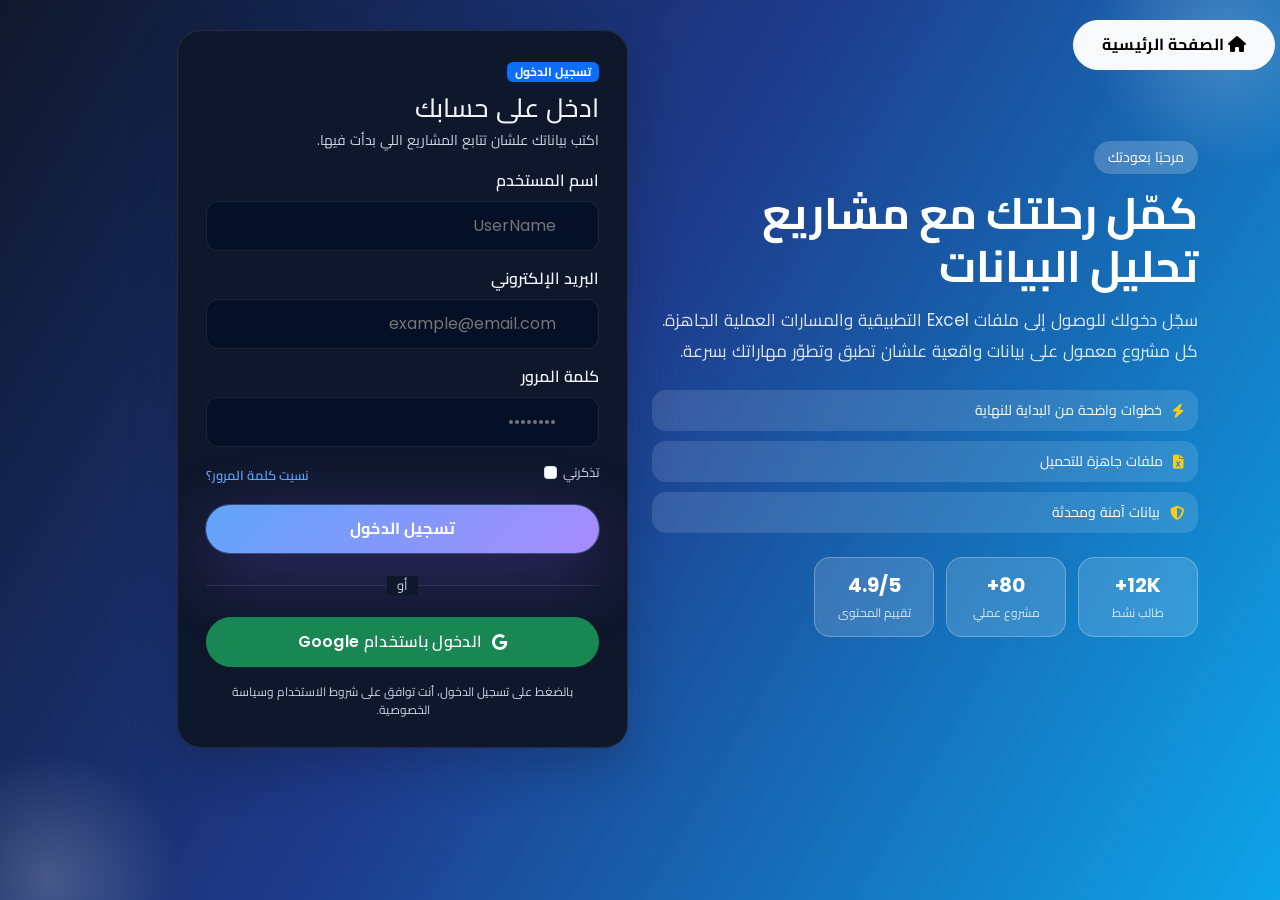
<file: login.html>
<!DOCTYPE html>
<html lang="ar" dir="rtl">

<head>
  <meta charset="UTF-8">
  <meta name="viewport" content="width=device-width, initial-scale=1.0">
  <meta name="description" content="سجّل دخولك للوصول إلى الدورات والمسارات التعليمية ومتابعة تقدمك.">
  <meta name="keywords"
    content="data analysis, Excel, Power BI, Power Query, data analytics, learning platform, Pivot Table, dashboard">
  <meta name="author" content="Khaled Shaaban">
  <meta name="theme-color" content="#2563eb">
  <meta name="robots" content="index, follow">
  <link rel="canonical" href="https://abdokhaledshaaban.github.io/data_cell/login.html">
  <meta property="og:locale" content="ar_EG">
  <meta property="og:url" content="https://abdokhaledshaaban.github.io/data_cell/login.html">
  <meta property="og:site_name" content="Data Cell">
  <meta property="og:title" content="Data Cell | تسجيل الدخول">
  <meta property="og:type" content="website">
  <meta property="og:image" content="https://abdokhaledshaaban.github.io/data_cell/img/data analysis course.webp">
  <meta property="og:image:alt" content="Data Cell platform preview">
  <meta property="og:description" content="سجّل دخولك للوصول إلى الدورات والمسارات التعليمية ومتابعة تقدمك.">
  <meta name="twitter:title" content="Data Cell | تسجيل الدخول">
  <meta name="twitter:description" content="سجّل دخولك للوصول إلى الدورات والمسارات التعليمية ومتابعة تقدمك.">
  <meta name="twitter:card" content="summary_large_image">
  <meta name="twitter:image" content="https://abdokhaledshaaban.github.io/data_cell/img/data analysis course.webp">
  <meta name="twitter:image:alt" content="Data Cell platform preview">
  <script type="application/ld+json">
    {
      "@context": "https://schema.org",
      "@type": "EducationalOrganization",
      "name": "Data Cell",
      "url": "https://abdokhaledshaaban.github.io/data_cell/",
      "logo": "https://abdokhaledshaaban.github.io/data_cell/img/apple-touch-icon.png",
      "sameAs": [
        "https://www.facebook.com/share/1FXn8WjE4s/",
        "https://www.youtube.com/@khaledshaaban",
        "https://chat.whatsapp.com/BG29xzeOdV8DOxjk9hb5Yo",
        "https://t.me/onlineeducationkhaled"
      ]
    }
  </script>
  <script type="application/ld+json">
    {
      "@context": "https://schema.org",
      "@type": "WebSite",
      "name": "Data Cell",
      "url": "https://abdokhaledshaaban.github.io/data_cell/",
      "potentialAction": {
        "@type": "SearchAction",
        "target": "https://abdokhaledshaaban.github.io/data_cell/search/?q={search_term_string}",
        "query-input": "required name=search_term_string"
      }
    }
  </script>
  <link rel="icon" href="img/favicon-32.png" sizes="32x32" type="image/png">
  <link rel="icon" href="img/favicon-16.png" sizes="16x16" type="image/png">
  <link rel="apple-touch-icon" href="img/apple-touch-icon.png">
  <link rel="preconnect" href="https://fonts.googleapis.com">
  <link rel="preconnect" href="https://fonts.gstatic.com" crossorigin>
  <link rel="stylesheet"
    href="https://fonts.googleapis.com/css2?family=Cairo:wght@300;400;500;600;700;800&family=Poppins:wght@300;400;500;600;700&display=swap">
  <link rel="preconnect" href="https://cdnjs.cloudflare.com" crossorigin>
  <link rel="stylesheet" href="https://cdnjs.cloudflare.com/ajax/libs/font-awesome/6.5.0/css/all.min.css">
  <link rel="stylesheet" href="css/bootstrap.min.css">
  <link rel="stylesheet" href="https://unpkg.com/aos@2.3.4/dist/aos.css">
  <link rel="stylesheet" href="css/main.css">
  <link rel="stylesheet" href="css/pages/login.css">
  <title>Data Cell | تسجيل الدخول</title>
</head>

<body class="auth-page">
  <section class="auth-hero">
    <div class="back-home">
      <a href="index.html" class="btn btn-light"><i class="fa-solid fa-house"></i> الصفحة الرئيسية</a>
    </div>
    <div class="container">
      <div class="row align-items-center g-4">
        <div class="col-lg-6 auth-copy auth-reveal"><span class="hero-eyebrow">مرحبًا بعودتك</span>
          <h1 class="hero-title">كمّل رحلتك مع مشاريع تحليل البيانات</h1>
          <p class="hero-text">
            سجّل دخولك للوصول إلى ملفات Excel التطبيقية والمسارات العملية الجاهزة. كل مشروع معمول على بيانات واقعية
            علشان تطبق وتطوّر مهاراتك بسرعة.
          </p>
          <div class="auth-highlights"><span><i class="fa-solid fa-bolt"></i> خطوات واضحة من البداية
              للنهاية</span><span><i class="fa-solid fa-file-excel"></i> ملفات جاهزة للتحميل</span><span><i
                class="fa-solid fa-shield-halved"></i> بيانات آمنة ومحدثة</span></div>
          <div class="auth-proof">
            <div class="auth-proof-card"><strong>12K+</strong><span>طالب نشط</span></div>
            <div class="auth-proof-card"><strong>80+</strong><span>مشروع عملي</span></div>
            <div class="auth-proof-card"><strong>4.9/5</strong><span>تقييم المحتوى</span></div>
          </div>
        </div>
        <div class="col-lg-5 offset-lg-1 auth-reveal delay-1">
          <div class="auth-card">
            <div class="auth-card-head"><span class="badge bg-primary">تسجيل الدخول</span>
              <h2>ادخل على حسابك</h2>
              <p>اكتب بياناتك علشان تتابع المشاريع اللي بدأت فيها.</p>
            </div>
            <form class="auth-form" action="#" method="post">
              <div class="auth-field"><label for="loginEmail">اسم المستخدم</label>
                <div class="auth-input"><i class="fa-regular fa-envelope"></i><input type="email" id="loginEmail"
                    name="email" placeholder="UserName" required></div>
              </div>
              <div class="auth-field"><label for="loginEmail">البريد الإلكتروني</label>
                <div class="auth-input"><i class="fa-regular fa-envelope"></i><input type="email" id="loginEmail"
                    name="email" placeholder="example@email.com" required></div>
              </div>
              <div class="auth-field"><label for="loginPassword">كلمة المرور</label>
                <div class="auth-input"><i class="fa-solid fa-lock"></i><input type="password" id="loginPassword"
                    name="password" placeholder="••••••••" required></div><i class="fa-regular fa-eye"
                  id="togglePassword"></i>
              </div>
              <div class="auth-options">
                <div class="form-check"><input class="form-check-input" type="checkbox" id="rememberMe"><label
                    class="form-check-label" for="rememberMe">تذكرني</label></div><a href="#" class="auth-link">نسيت
                  كلمة المرور؟</a>
              </div><button type="submit" class="btn btn-primary w-100">تسجيل الدخول</button>
              <div class="auth-divider"><span>أو</span></div>
              <div class="auth-social"><button type="button" class="btn btn-success w-100"><i
                    class="fa-brands fa-google"></i>
                  الدخول باستخدام Google
                </button></div>
              <p class="auth-note">
                بالضغط على تسجيل الدخول، أنت توافق على شروط الاستخدام وسياسة الخصوصية.
              </p>
            </form>
          </div>
        </div>
      </div>
    </div>
  </section>
  <script src="js/bootstrap.bundle.min.js" defer></script>
  <script src="https://unpkg.com/aos@2.3.4/dist/aos.js" defer></script>
  <script src="js/main.js" defer></script>
  <script src="js/pages/login.js" defer></script>
  </main>
</body>

</html>
</file>
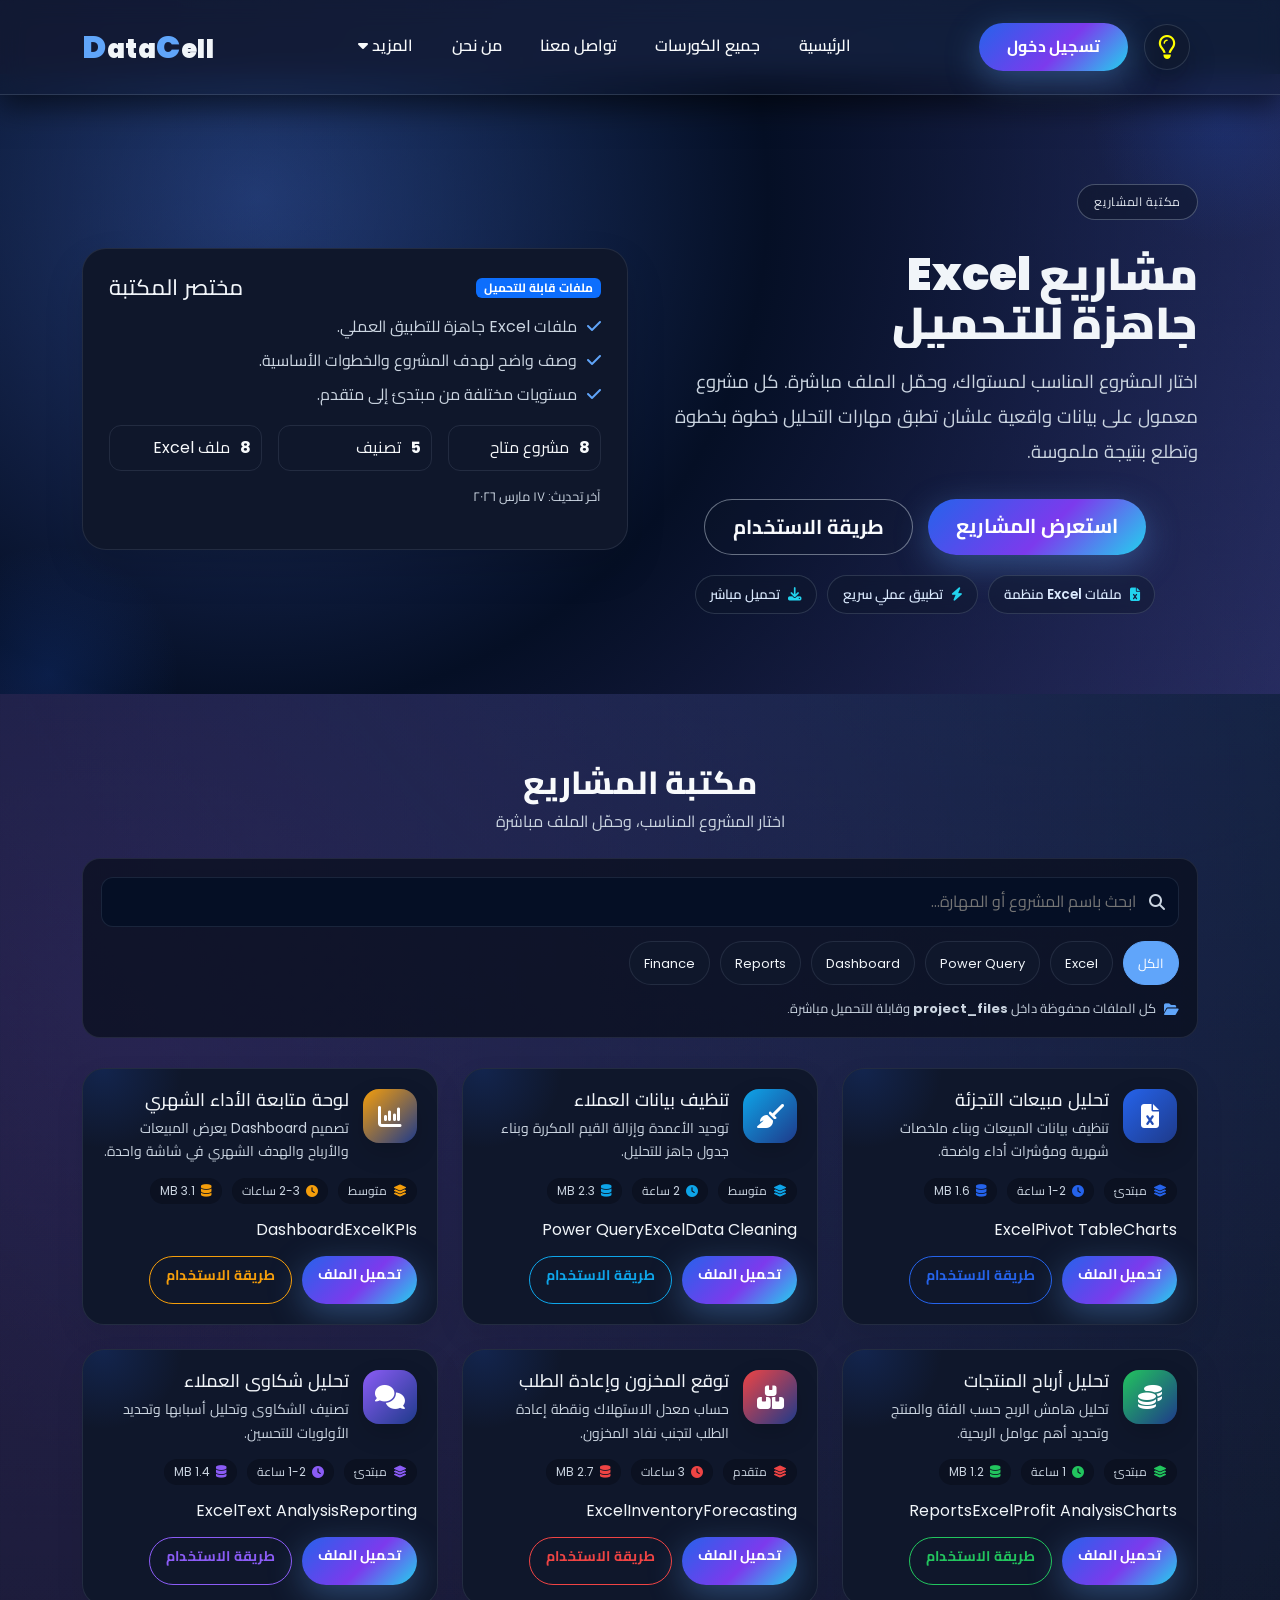
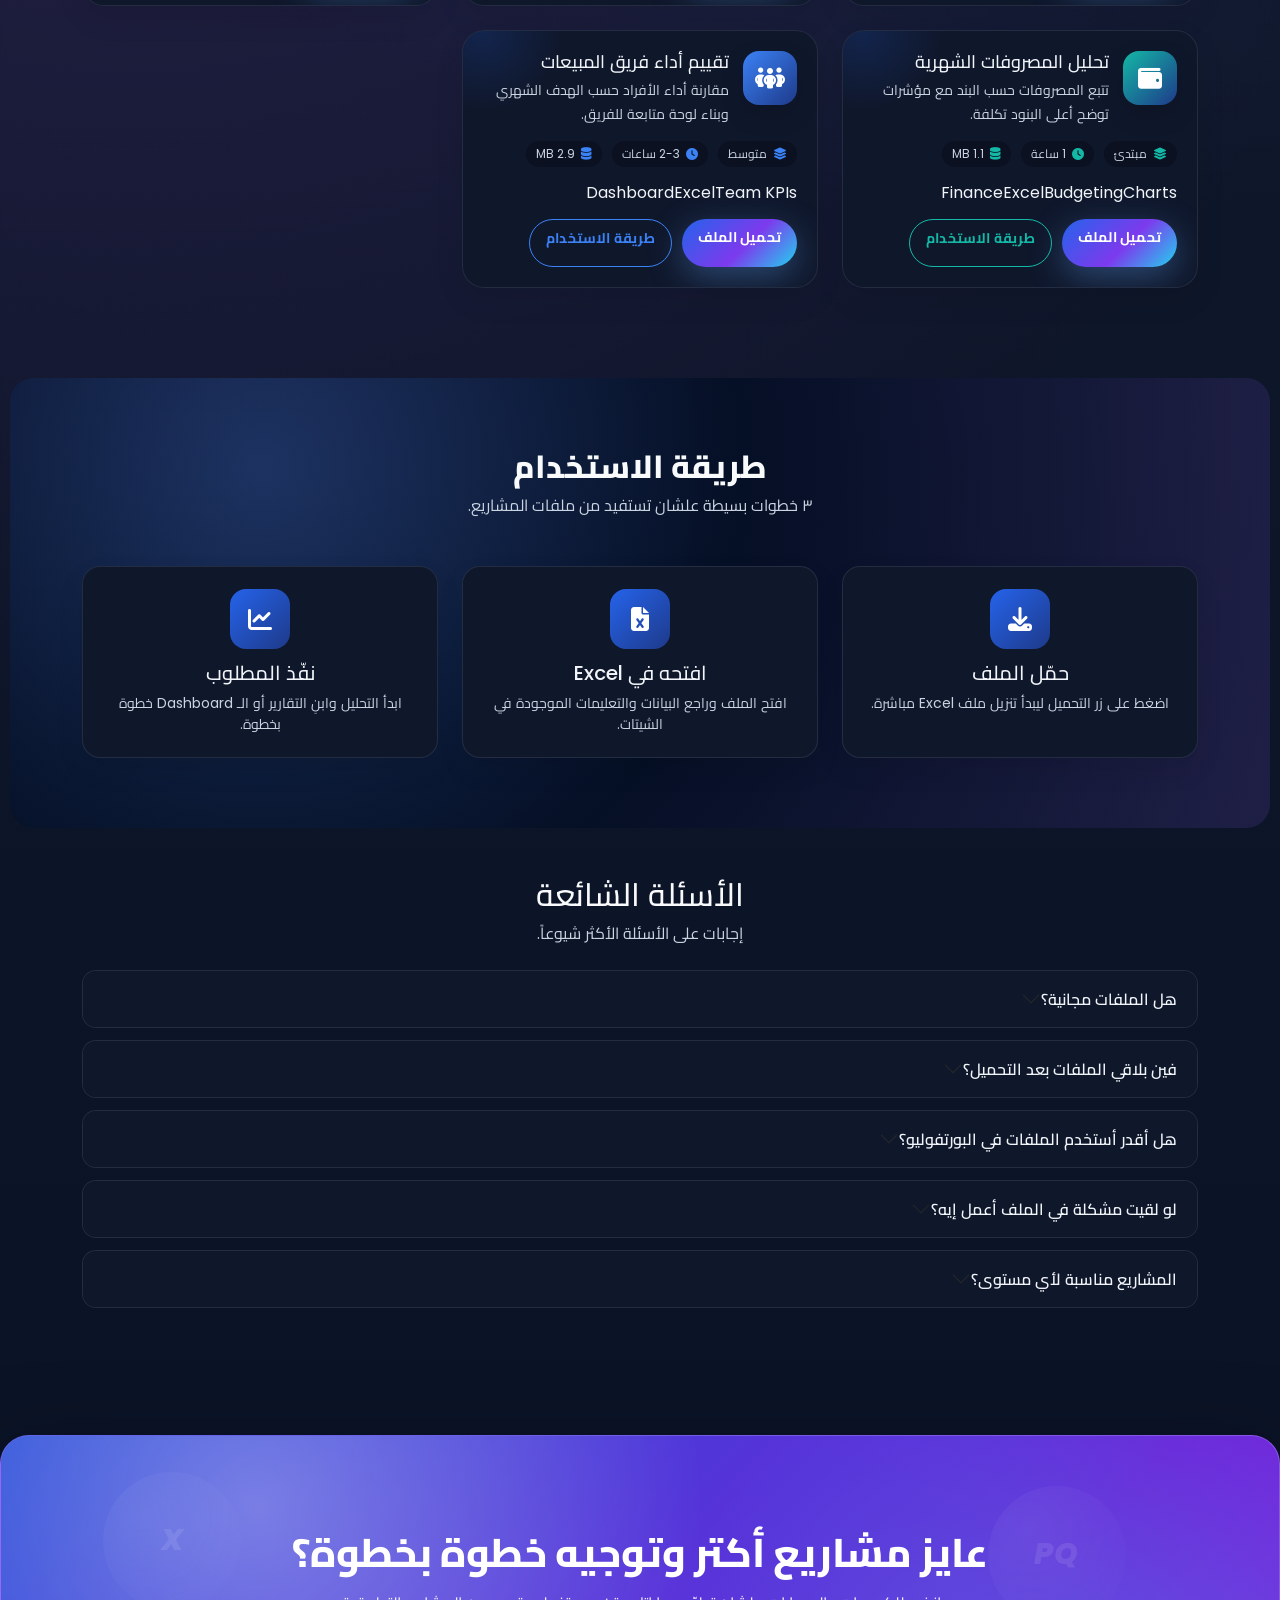
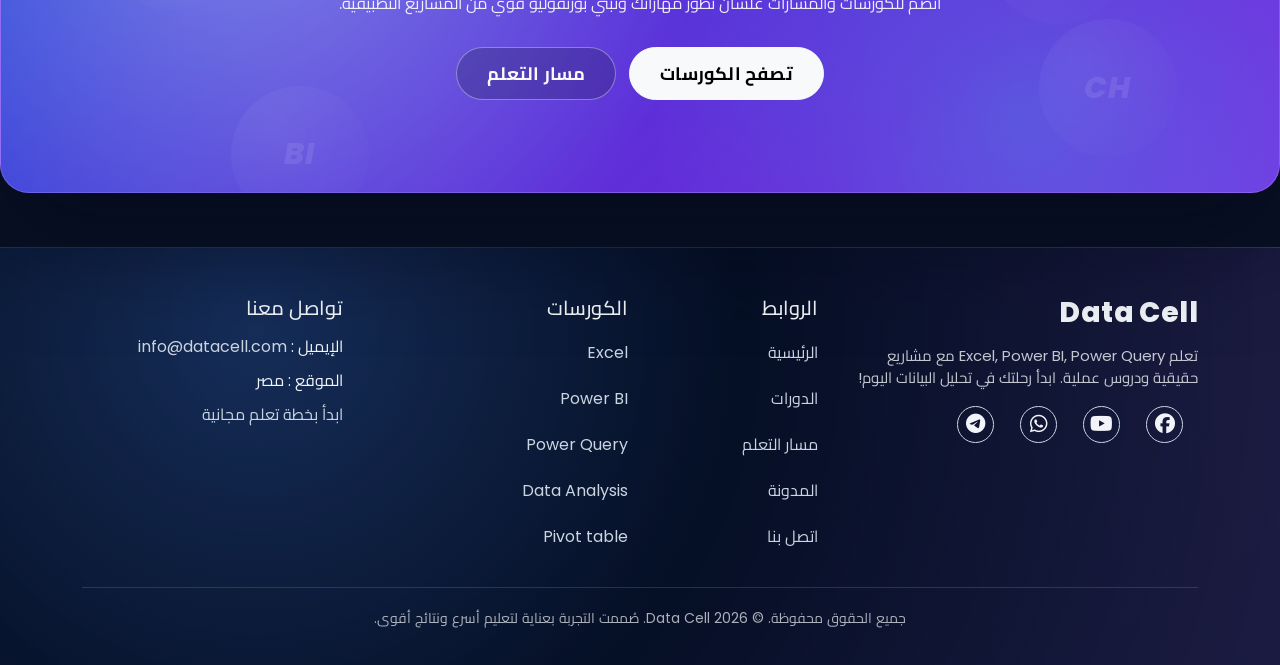
<file: projects.html>
<!DOCTYPE html>
<html lang="ar" dir="rtl">

<head>
  <meta charset="UTF-8">
  <meta name="viewport" content="width=device-width, initial-scale=1.0">
  <meta name="description" content="تحميل مشاريع عملية وملفات تدريبية جاهزة لتطوير مهارات تحليل البيانات.">
  <meta name="keywords"
    content="data analysis, Excel, Power BI, Power Query, data analytics, learning platform, Pivot Table, dashboard">
  <meta name="author" content="Khaled Shaaban">
  <meta name="theme-color" content="#2563eb">
  <meta name="robots" content="index, follow">
  <link rel="canonical" href="https://abdokhaledshaaban.github.io/data_cell/projects.html">
  <meta property="og:locale" content="ar_EG">
  <meta property="og:url" content="https://abdokhaledshaaban.github.io/data_cell/projects.html">
  <meta property="og:site_name" content="Data Cell">
  <meta property="og:title" content="Data Cell | المشاريع">
  <meta property="og:type" content="website">
  <meta property="og:image" content="https://abdokhaledshaaban.github.io/data_cell/img/data analysis course.webp">
  <meta property="og:image:alt" content="Data Cell platform preview">
  <meta property="og:description" content="تحميل مشاريع عملية وملفات تدريبية جاهزة لتطوير مهارات تحليل البيانات.">
  <meta name="twitter:title" content="Data Cell | المشاريع">
  <meta name="twitter:description" content="تحميل مشاريع عملية وملفات تدريبية جاهزة لتطوير مهارات تحليل البيانات.">
  <meta name="twitter:card" content="summary_large_image">
  <meta name="twitter:image" content="https://abdokhaledshaaban.github.io/data_cell/img/data analysis course.webp">
  <meta name="twitter:image:alt" content="Data Cell platform preview">
  <script type="application/ld+json">
    {
      "@context": "https://schema.org",
      "@type": "EducationalOrganization",
      "name": "Data Cell",
      "url": "https://abdokhaledshaaban.github.io/data_cell/",
      "logo": "https://abdokhaledshaaban.github.io/data_cell/img/apple-touch-icon.png",
      "sameAs": [
        "https://www.facebook.com/share/1FXn8WjE4s/",
        "https://www.youtube.com/@khaledshaaban",
        "https://chat.whatsapp.com/BG29xzeOdV8DOxjk9hb5Yo",
        "https://t.me/onlineeducationkhaled"
      ]
    }
  </script>
  <script type="application/ld+json">
    {
      "@context": "https://schema.org",
      "@type": "WebSite",
      "name": "Data Cell",
      "url": "https://abdokhaledshaaban.github.io/data_cell/",
      "potentialAction": {
        "@type": "SearchAction",
        "target": "https://abdokhaledshaaban.github.io/data_cell/search/?q={search_term_string}",
        "query-input": "required name=search_term_string"
      }
    }
  </script>
  <link rel="icon" href="img/favicon-32.png" sizes="32x32" type="image/png">
  <link rel="icon" href="img/favicon-16.png" sizes="16x16" type="image/png">
  <link rel="apple-touch-icon" href="img/apple-touch-icon.png">
  <link rel="preconnect" href="https://fonts.googleapis.com">
  <link rel="preconnect" href="https://fonts.gstatic.com" crossorigin>
  <link rel="stylesheet"
    href="https://fonts.googleapis.com/css2?family=Cairo:wght@300;400;500;600;700;800&family=Poppins:wght@300;400;500;600;700&display=swap">
  <link rel="preconnect" href="https://cdnjs.cloudflare.com" crossorigin>
  <link rel="stylesheet" href="https://cdnjs.cloudflare.com/ajax/libs/font-awesome/6.5.0/css/all.min.css">
  <link rel="stylesheet" href="css/bootstrap.min.css">
  <link rel="stylesheet" href="https://unpkg.com/aos@2.3.4/dist/aos.css">
  <link rel="stylesheet" href="css/main.css">
  <link rel="stylesheet" href="css/style.min.css">
  <link rel="stylesheet" href="css/pages/projects.css">
  <title>Data Cell | المشاريع</title>
</head>

<body class="premium-home">
  <nav dir="ltr" class="navbar navbar-expand-lg fixed-top premium-navbar" aria-label="قائمة التنقل">
    <div class="container">
      <a href="index.html" class="navbar-brand"><span>D</span>ata<span>C</span>ell</a>
      <div class="d-flex align-items-center ms-auto order-lg-2 gap-3">
        <div class="login"><a href="login.html" class="btn btn-primary login-btn">تسجيل دخول</a></div>
        <button id="theme-switch" class="me-2" type="button" aria-label="تبديل الوضع المظلم">
          <i class="fa-solid fa-moon"></i>
          <i class="fa-regular fa-lightbulb"></i>
        </button>
        <button class="navbar-toggler" type="button" aria-label="فتح القائمة" aria-controls="links"
          aria-expanded="false">
          <i class="fa-solid fa-bars-staggered"></i>
        </button>
      </div>

      <div dir="rtl" class="navbar-collapse justify-content-lg-center order-lg-1" id="links">
        <button class="nav-close" type="button" aria-label="إغلاق القائمة"><i class="fa-solid fa-xmark"></i></button>
        <ul class="navbar-nav text-start text-lg-center gap-lg-2">
          <li class="nav-item"><a href="index.html" class="nav-link">الرئيسية</a></li>
          <li class="nav-item"><a href="courses.html" class="nav-link">جميع الكورسات</a></li>
          <li class="nav-item"><a href="contact.html" class="nav-link">تواصل معنا</a></li>
          <li class="nav-item"><a href="about.html" class="nav-link">من نحن</a></li>
          <li class="nav-item drop-down">
            <a href="javascript:void(0)" id="navbarDropdown" class="nav-link" aria-haspopup="true" aria-expanded="false"
              aria-controls="nav-more-menu">المزيد <i class="fa-solid fa-caret-down"></i></a>
            <ul class="drop-down-list navbar-nav" id="nav-more-menu" role="menu" aria-hidden="true">
              <li class="nav-item"><a href="projects.html" class="nav-link">مشاريع</a></li>
              <li class="nav-item"><a href="quiz.html" class="nav-link">اختبارات</a></li>
              <li class="nav-item"><a href="learning_path.html" class="nav-link">مسار التعلم</a></li>
              <li class="nav-item"><a href="blog.html" class="nav-link">blog</a></li>
              <li class="nav-item"><a href="ai_chat.html" class="nav-link">AI chat</a></li>
              <li class="nav-item"><a href="index.html#faq" class="nav-link">FAQ</a></li>
            </ul>
          </li>
        </ul>
        <div class="login-mobile" style="display:none;"><a href="login.html" class="btn btn-primary w-100">تسجيل
            دخول</a></div>
      </div>
    </div>
  </nav><button id="myBtn" aria-label="العودة لأعلى الصفحة"><i class="fa-solid fa-arrow-up"></i></button>
  <main id="main">
    <section class="projects-hero">
      <div class="container">
        <div class="row align-items-center g-4">
          <div class="col-lg-6"><span class="hero-eyebrow">مكتبة المشاريع</span>
            <h1 class="hero-title">مشاريع Excel جاهزة للتحميل</h1>
            <p class="hero-text">
              اختار المشروع المناسب لمستواك، وحمّل الملف مباشرة. كل مشروع معمول على بيانات واقعية علشان تطبق مهارات
              التحليل خطوة بخطوة وتطلع بنتيجة ملموسة.
            </p>
            <div class="hero-actions"><a href="#projects-library" class="btn btn-primary btn-lg">استعرض المشاريع</a><a
                href="#download-guide" class="btn btn-outline-light btn-lg">طريقة الاستخدام</a></div>
            <div class="hero-highlights"><span><i class="fa-solid fa-file-excel"></i> ملفات Excel منظمة</span><span><i
                  class="fa-solid fa-bolt"></i> تطبيق عملي سريع</span><span><i class="fa-solid fa-download"></i> تحميل
                مباشر</span></div>
          </div>
          <div class="col-lg-6">
            <div class="projects-hero-card">
              <div class="projects-hero-header"><span class="badge bg-primary">ملفات قابلة للتحميل</span>
                <h3>مختصر المكتبة</h3>
              </div>
              <ul class="projects-hero-list">
                <li><i class="fa-solid fa-check"></i> ملفات Excel جاهزة للتطبيق العملي.</li>
                <li><i class="fa-solid fa-check"></i> وصف واضح لهدف المشروع والخطوات الأساسية.</li>
                <li><i class="fa-solid fa-check"></i> مستويات مختلفة من مبتدئ إلى متقدم.</li>
              </ul>
              <div class="row g-3 path-stats">
                <div class="col-12 col-sm-4">
                  <div class="path-stat"><strong id="projectsCount">0</strong><span>مشروع متاح</span></div>
                </div>
                <div class="col-12 col-sm-4">
                  <div class="path-stat"><strong id="projectsCategories">0</strong><span>تصنيف</span></div>
                </div>
                <div class="col-12 col-sm-4">
                  <div class="path-stat"><strong id="projectsFiles">0</strong><span>ملف Excel</span></div>
                </div>
              </div>
              <p class="projects-updated" id="projectsUpdated">آخر تحديث: —</p>
            </div>
          </div>
        </div>
      </div>
    </section>
    <section class="projects-library" id="projects-library">
      <div class="container">
        <div class="section-head text-center mb-4">
          <h2>مكتبة المشاريع</h2>
          <p>اختار المشروع المناسب، وحمّل الملف مباشرة</p>
        </div>
        <div class="projects-filter">
          <div class="project-search"><i class="fa-solid fa-magnifying-glass"></i><input type="text" id="projectSearch"
              placeholder="ابحث باسم المشروع أو المهارة..."></div>
          <div class="project-filter-chips" id="projectFilters"></div>
          <div class="project-download-note"><i class="fa-solid fa-folder-open"></i><span>كل الملفات محفوظة داخل
              <strong>project_files</strong> وقابلة للتحميل مباشرة.</span></div>
        </div>
        <div class="row g-4" id="projectsGrid"></div>
        <div class="projects-empty text-center" id="projectsEmpty"></div>
      </div>
    </section>
    <section class="projects-guide" id="download-guide">
      <div class="container">
        <div class="section-head text-center mb-5">
          <h2>طريقة الاستخدام</h2>
          <p>٣ خطوات بسيطة علشان تستفيد من ملفات المشاريع.</p>
        </div>
        <div class="row g-4">
          <div class="col-md-4">
            <div class="project-guide-card h-100">
              <div class="project-guide-icon"><i class="fa-solid fa-download"></i></div>
              <h5>حمّل الملف</h5>
              <p>اضغط على زر التحميل ليبدأ تنزيل ملف Excel مباشرة.</p>
            </div>
          </div>
          <div class="col-md-4">
            <div class="project-guide-card h-100">
              <div class="project-guide-icon"><i class="fa-solid fa-file-excel"></i></div>
              <h5>افتحه في Excel</h5>
              <p>افتح الملف وراجع البيانات والتعليمات الموجودة في الشيتات.</p>
            </div>
          </div>
          <div class="col-md-4">
            <div class="project-guide-card h-100">
              <div class="project-guide-icon"><i class="fa-solid fa-chart-line"></i></div>
              <h5>نفّذ المطلوب</h5>
              <p>ابدأ التحليل وابنِ التقارير أو الـ Dashboard خطوة بخطوة.</p>
            </div>
          </div>
        </div>
      </div>
    </section>
    <section class="faq-section py-5" id="faq">
      <div class="container">
        <div class="text-center mb-4">
          <h2 data-faq-title">الأسئلة الشائعة</h2>
          <p class="text-secondary mb-0" data-faq-subtitle">إجابات على الأسئلة الأكثر شيوعاً.</p>
        </div>
        <div class="accordion faq-accordion" id="faqAccordion" data-faq-url="data/projects-faq.json"></div>
        <div class="text-center text-secondary mt-3" data-faq-empty></div>
      </div>
    </section>
    <section class="cta-section projects-cta">
      <div class="cta-shapes"><i class="shape excel-CTA">X</i><i class="shape bi">BI</i><i class="shape pq">PQ</i><i
          class="shape chart">CH</i></div>
      <div class="container text-center cta-content">
        <h2>عايز مشاريع أكتر وتوجيه خطوة بخطوة؟</h2>
        <p>
          انضم للكورسات والمسارات علشان تطوّر مهاراتك وتبني بورتفوليو قوي من المشاريع التطبيقية.
        </p>
        <div class="cta-buttons"><a href="courses.html" class="btn btn-light btn-lg">تصفح الكورسات</a><a
            href="learning_path.html" class="btn btn-outline-light btn-lg">مسار التعلم</a></div>
      </div>
    </section>
  </main>
  <footer class="footer footer-premium pt-5">
    <div class="container">
      <div class="row gy-4">
        <div class="col-lg-4 col-md-6">
          <h3 class="footer-logo">Data Cell</h3>
          <p class="footer-text">تعلم Excel, Power BI, Power Query مع مشاريع حقيقية ودروس عملية. ابدأ رحلتك في تحليل
            البيانات اليوم!</p>
          <div class="social-icons">
            <a href="https://www.facebook.com/share/1FXn8WjE4s/" target="_blank" rel="noopener noreferrer"><i
                class="fa-brands fa-facebook"></i></a>
            <a href="https://www.youtube.com/@khaledshaaban" target="_blank" rel="noopener noreferrer"
              aria-label="YouTube"><i class="fa-brands fa-youtube"></i></a>
            <a href="https://chat.whatsapp.com/BG29xzeOdV8DOxjk9hb5Yo" target="_blank" rel="noopener noreferrer"><i
                class="fa-brands fa-whatsapp"></i></a>
            <a href="https://t.me/onlineeducationkhaled" target="_blank" rel="noopener noreferrer"><i
                class="fa-brands fa-telegram"></i></a>
          </div>
        </div>

        <div class="col-lg-2 col-md-6">
          <h5>الروابط</h5>
          <ul class="footer-links">
            <li><a href="index.html">الرئيسية</a></li>
            <li><a href="courses.html">الدورات</a></li>
            <li><a href="learning_path.html">مسار التعلم</a></li>
            <li><a href="blog.html">المدونة</a></li>
            <li><a href="contact.html">اتصل بنا</a></li>
          </ul>
        </div>

        <div class="col-lg-3 col-md-6">
          <h5>الكورسات</h5>
          <ul class="footer-links">
            <li><a href="courses.html#excel">Excel</a></li>
            <li><a href="courses.html#power-bi">Power BI</a></li>
            <li><a href="courses.html#power-query">Power Query</a></li>
            <li><a href="courses.html#data-analysis">Data Analysis</a></li>
            <li><a href="courses.html#pivot-table">Pivot table</a></li>
          </ul>
        </div>

        <div class="col-lg-3 col-md-6">
          <h5>تواصل معنا</h5>
          <ul class="footer-contact">
            <li>الإيميل : <a href="mailto:info@datacell.com">info@datacell.com</a></li>
            <li>الموقع : مصر</li>
            <li><a href="learning_path.html">ابدأ بخطة تعلم مجانية</a></li>
          </ul>
        </div>
      </div>

      <hr>

      <div class="footer-bottom text-center">
        <p>جميع الحقوق محفوظة. © 2026 Data Cell. صُممت التجربة بعناية لتعليم أسرع ونتائج أقوى.</p>
      </div>
    </div>
  </footer>
  <script src="js/bootstrap.bundle.min.js" defer></script>
  <script src="https://unpkg.com/aos@2.3.4/dist/aos.js" defer></script>
  <script src="js/main.js" defer></script>
  <script src="js/pages/projects.js" defer></script>
</body>

</html>
</file>
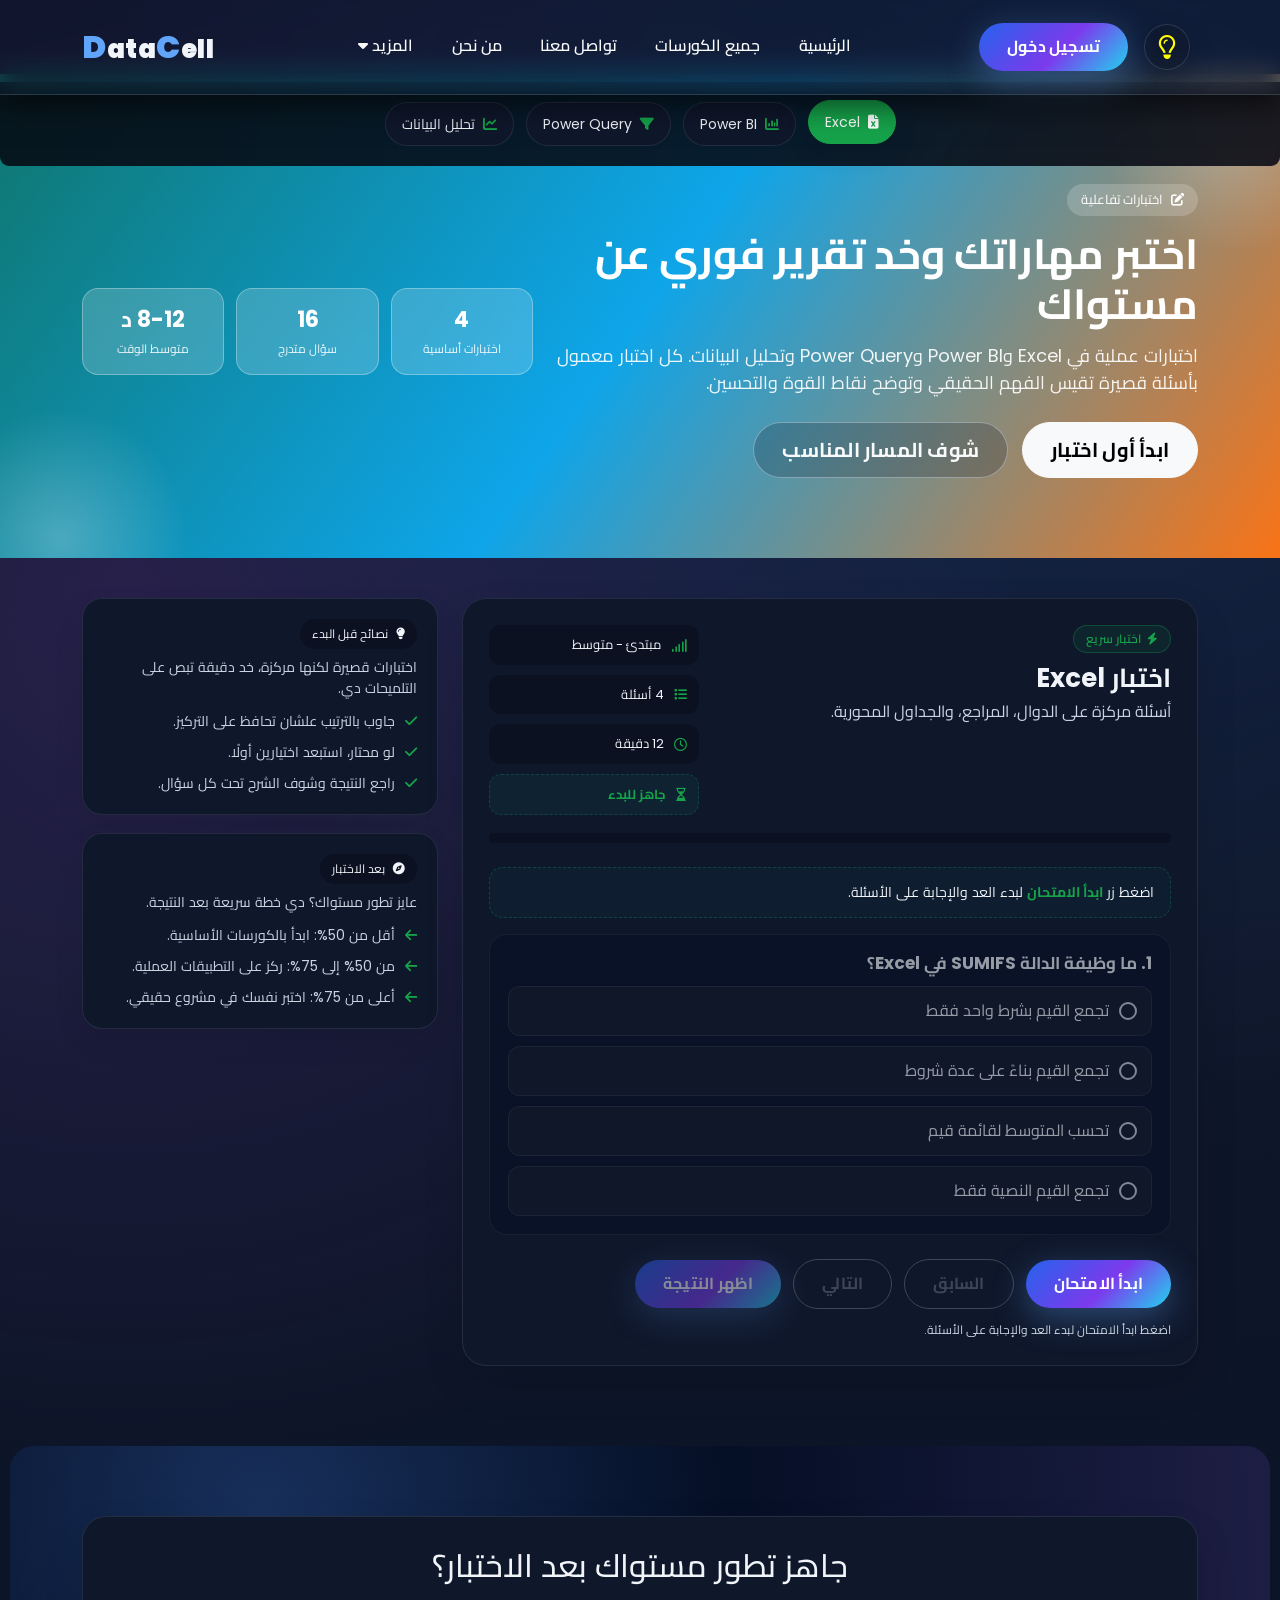
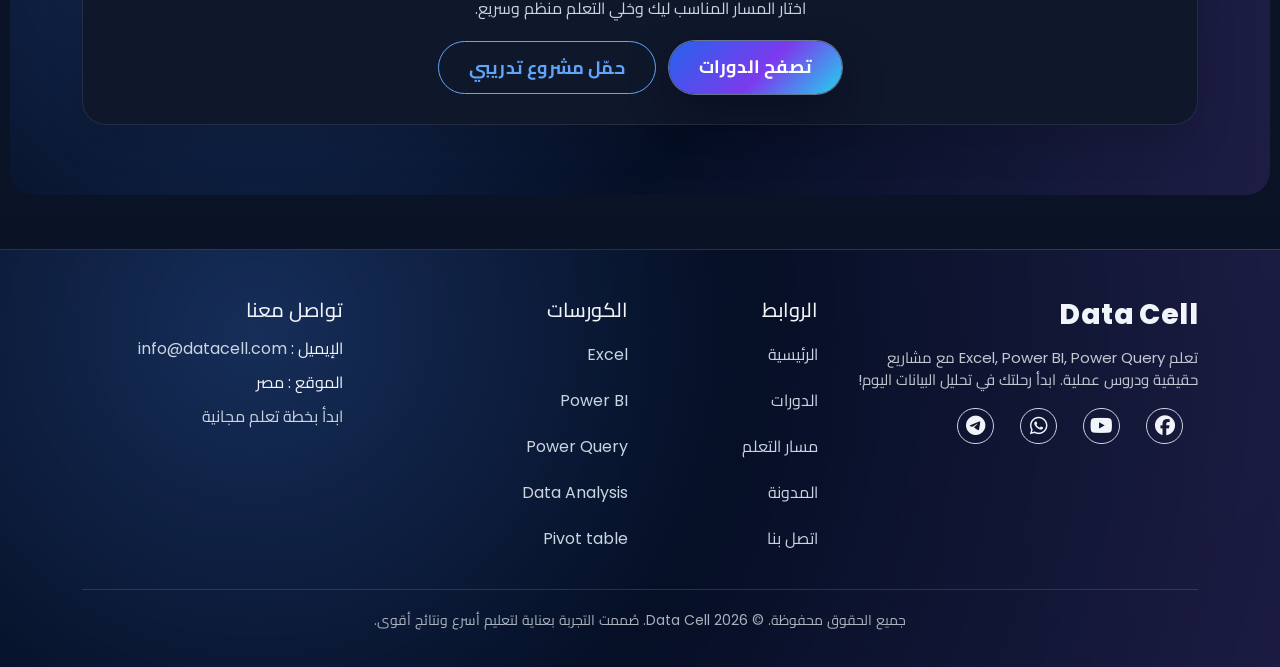
<file: quiz.html>
﻿<!DOCTYPE html>
<html lang="ar" dir="rtl">

<head>
  <meta charset="UTF-8">
  <meta name="viewport" content="width=device-width, initial-scale=1.0">
  <meta name="description" content="اختبارات قصيرة لقياس مستواك في Excel وPower BI وPower Query وتحليل البيانات.">
  <meta name="keywords"
    content="data analysis, Excel, Power BI, Power Query, data analytics, learning platform, Pivot Table, dashboard">
  <meta name="author" content="Khaled Shaaban">
  <meta name="theme-color" content="#2563eb">
  <meta name="robots" content="index, follow">
  <link rel="canonical" href="https://abdokhaledshaaban.github.io/data_cell/quiz.html">
  <meta property="og:locale" content="ar_EG">
  <meta property="og:url" content="https://abdokhaledshaaban.github.io/data_cell/quiz.html">
  <meta property="og:site_name" content="Data Cell">
  <meta property="og:title" content="Data Cell | الاختبارات">
  <meta property="og:type" content="website">
  <meta property="og:image" content="https://abdokhaledshaaban.github.io/data_cell/img/data analysis course.webp">
  <meta property="og:image:alt" content="Data Cell platform preview">
  <meta property="og:description"
    content="اختبارات قصيرة لقياس مستواك في Excel وPower BI وPower Query وتحليل البيانات.">
  <meta name="twitter:title" content="Data Cell | الاختبارات">
  <meta name="twitter:description"
    content="اختبارات قصيرة لقياس مستواك في Excel وPower BI وPower Query وتحليل البيانات.">
  <meta name="twitter:card" content="summary_large_image">
  <meta name="twitter:image" content="https://abdokhaledshaaban.github.io/data_cell/img/data analysis course.webp">
  <meta name="twitter:image:alt" content="Data Cell platform preview">
  <script type="application/ld+json">
    {
      "@context": "https://schema.org",
      "@type": "EducationalOrganization",
      "name": "Data Cell",
      "url": "https://abdokhaledshaaban.github.io/data_cell/",
      "logo": "https://abdokhaledshaaban.github.io/data_cell/img/apple-touch-icon.png",
      "sameAs": [
        "https://www.facebook.com/share/1FXn8WjE4s/",
        "https://www.youtube.com/@khaledshaaban",
        "https://chat.whatsapp.com/BG29xzeOdV8DOxjk9hb5Yo",
        "https://t.me/onlineeducationkhaled"
      ]
    }
  </script>
  <script type="application/ld+json">
    {
      "@context": "https://schema.org",
      "@type": "WebSite",
      "name": "Data Cell",
      "url": "https://abdokhaledshaaban.github.io/data_cell/",
      "potentialAction": {
        "@type": "SearchAction",
        "target": "https://abdokhaledshaaban.github.io/data_cell/search/?q={search_term_string}",
        "query-input": "required name=search_term_string"
      }
    }
  </script>
  <link rel="icon" href="img/favicon-32.png" sizes="32x32" type="image/png">
  <link rel="icon" href="img/favicon-16.png" sizes="16x16" type="image/png">
  <link rel="apple-touch-icon" href="img/apple-touch-icon.png">
  <link rel="preconnect" href="https://fonts.googleapis.com">
  <link rel="preconnect" href="https://fonts.gstatic.com" crossorigin>
  <link rel="stylesheet"
    href="https://fonts.googleapis.com/css2?family=Cairo:wght@300;400;500;600;700;800&family=Poppins:wght@300;400;500;600;700&display=swap">
  <link rel="preconnect" href="https://cdnjs.cloudflare.com" crossorigin>
  <link rel="stylesheet" href="https://cdnjs.cloudflare.com/ajax/libs/font-awesome/6.5.0/css/all.min.css">
  <link rel="stylesheet" href="css/bootstrap.min.css">
  <link rel="stylesheet" href="https://unpkg.com/aos@2.3.4/dist/aos.css">
  <link rel="stylesheet" href="css/main.css">
  <link rel="stylesheet" href="css/style.min.css">
  <link rel="stylesheet" href="css/pages/quiz.css">
  <title>Data Cell | الاختبارات</title>
</head>

<body class="premium-home">
  <nav dir="ltr" class="navbar navbar-expand-lg fixed-top premium-navbar" aria-label="قائمة التنقل">
    <div class="container">
      <a href="index.html" class="navbar-brand"><span>D</span>ata<span>C</span>ell</a>
      <div class="d-flex align-items-center ms-auto order-lg-2 gap-3">
        <div class="login"><a href="login.html" class="btn btn-primary login-btn">تسجيل دخول</a></div>
        <button id="theme-switch" class="me-2" type="button" aria-label="تبديل الوضع المظلم">
          <i class="fa-solid fa-moon"></i>
          <i class="fa-regular fa-lightbulb"></i>
        </button>
        <button class="navbar-toggler" type="button" aria-label="فتح القائمة" aria-controls="links"
          aria-expanded="false">
          <i class="fa-solid fa-bars-staggered"></i>
        </button>
      </div>

      <div dir="rtl" class="navbar-collapse justify-content-lg-center order-lg-1" id="links">
        <button class="nav-close" type="button" aria-label="إغلاق القائمة"><i class="fa-solid fa-xmark"></i></button>
        <ul class="navbar-nav text-start text-lg-center gap-lg-2">
          <li class="nav-item"><a href="index.html" class="nav-link">الرئيسية</a></li>
          <li class="nav-item"><a href="courses.html" class="nav-link">جميع الكورسات</a></li>
          <li class="nav-item"><a href="contact.html" class="nav-link">تواصل معنا</a></li>
          <li class="nav-item"><a href="about.html" class="nav-link">من نحن</a></li>
          <li class="nav-item drop-down">
            <a href="javascript:void(0)" id="navbarDropdown" class="nav-link" aria-haspopup="true" aria-expanded="false"
              aria-controls="nav-more-menu">المزيد <i class="fa-solid fa-caret-down"></i></a>
            <ul class="drop-down-list navbar-nav" id="nav-more-menu" role="menu" aria-hidden="true">
              <li class="nav-item"><a href="projects.html" class="nav-link">مشاريع</a></li>
              <li class="nav-item"><a href="quiz.html" class="nav-link">اختبارات</a></li>
              <li class="nav-item"><a href="learning_path.html" class="nav-link">مسار التعلم</a></li>
              <li class="nav-item"><a href="blog.html" class="nav-link">blog</a></li>
              <li class="nav-item"><a href="ai_chat.html" class="nav-link">AI chat</a></li>
              <li class="nav-item"><a href="index.html#faq" class="nav-link">FAQ</a></li>
            </ul>
          </li>
        </ul>
        <div class="login-mobile" style="display:none;"><a href="login.html" class="btn btn-primary w-100">تسجيل
            دخول</a></div>
      </div>
    </div>
  </nav>
  <button id="myBtn" type="button" aria-label="العودة لأعلى الصفحة"><i class="fa-solid fa-arrow-up"></i></button>
  <main id="main">
    <div class="quiz-topic-bar" id="quizTopics">
      <div class="container">
        <div class="quiz-topic-bar-inner">
          <div class="quiz-topic-list"><button class="quiz-topic-btn active" data-topic="excel"><i
                class="fa-solid fa-file-excel"></i> Excel</button><button class="quiz-topic-btn" data-topic="powerbi"><i
                class="fa-solid fa-chart-column"></i> Power BI</button><button class="quiz-topic-btn"
              data-topic="powerquery"><i class="fa-solid fa-filter"></i> Power Query</button><button
              class="quiz-topic-btn" data-topic="analysis"><i class="fa-solid fa-chart-line"></i> تحليل
              البيانات</button></div>
        </div>
      </div>
    </div>
    <section class="quiz-hero">
      <div class="container">
        <div class="row align-items-center g-4">
          <div class="col-lg-7"><span class="quiz-hero-tag"><i class="fa-solid fa-pen-to-square"></i> اختبارات
              تفاعلية</span>
            <h1 class="quiz-hero-title">اختبر مهاراتك وخد تقرير فوري عن مستواك</h1>
            <p class="quiz-hero-text">اختبارات عملية في Excel وPower BI وPower Query وتحليل البيانات. كل اختبار معمول
              بأسئلة قصيرة تقيس الفهم الحقيقي وتوضح نقاط القوة والتحسين.</p>
            <div class="quiz-hero-actions"><a href="#quizSection" class="btn btn-light btn-lg">ابدأ أول اختبار</a><a
                href="learning_path.html" class="btn btn-outline-light btn-lg">شوف المسار المناسب</a></div>
          </div>
          <div class="col-lg-5">
            <div class="quiz-hero-stats">
              <div class="quiz-stat"><strong>4</strong><span>اختبارات أساسية</span></div>
              <div class="quiz-stat"><strong>16</strong><span>سؤال متدرج</span></div>
              <div class="quiz-stat"><strong>8-12 د</strong><span>متوسط الوقت</span></div>
            </div>
          </div>
        </div>
      </div>
    </section>
    <section class="quiz-section" id="quizSection">
      <div class="container">
        <div class="row g-4">
          <div class="col-lg-8">
            <div class="quiz-shell" id="quizShell">
              <div class="quiz-head">
                <div><span class="quiz-tag"><i class="fa-solid fa-bolt"></i> اختبار سريع</span>
                  <h2 class="quiz-title" id="quizTitle">اختبار Excel</h2>
                  <p class="quiz-subtitle" id="quizSubtitle">أسئلة مركزة على الدوال والجداول المحورية.</p>
                </div>
                <div class="quiz-meta">
                  <div class="quiz-meta-item"><i class="fa-solid fa-signal"></i><span id="quizLevel">مبتدئ -
                      متوسط</span></div>
                  <div class="quiz-meta-item"><i class="fa-solid fa-list"></i><span id="quizCount">4 أسئلة</span></div>
                  <div class="quiz-meta-item"><i class="fa-regular fa-clock"></i><span id="quizTime">12 دقيقة</span>
                  </div>
                  <div class="quiz-meta-item quiz-timer"><i class="fa-regular fa-hourglass-half"></i><span
                      id="quizTimer">الوقت
                      المتبقي: 12:00</span></div>
                </div>
              </div>
              <div class="quiz-progress">
                <div class="quiz-progress-bar" id="quizProgress"></div>
              </div>
              <div class="quiz-start-banner" id="quizStartBanner">اضغط زر <strong>ابدأ الامتحان</strong> لبدء العد
                والإجابة على الأسئلة.</div>
              <div class="quiz-list" id="quizList"></div>
              <div class="quiz-actions"><button class="btn btn-primary" id="startQuiz">ابدأ الامتحان</button><button
                  class="btn btn-outline-secondary" id="prevQuestion">السابق</button><button
                  class="btn btn-outline-secondary" id="nextQuestion">التالي</button><button class="btn btn-primary"
                  id="submitQuiz">اظهر النتيجة</button><button class="btn btn-outline-secondary d-none"
                  id="resetQuiz">إعادة المحاولة</button><span class="quiz-hint" id="quizHint">اختار إجابة لكل سؤال علشان
                  النتيجة تكون دقيقة.</span></div>
              <div class="quiz-result" id="quizResult" role="status" aria-live="polite"></div>
            </div>
          </div>
          <div class="col-lg-4">
            <div class="quiz-side-card"><span class="quiz-badge"><i class="fa-solid fa-lightbulb"></i> نصائح قبل
                البدء</span>
              <p>اختبارات قصيرة لكنها مركزة، خد دقيقة تبص على التلميحات دي.</p>
              <ul class="quiz-side-list">
                <li><i class="fa-solid fa-check"></i> جاوب بالترتيب علشان تحافظ على التركيز.</li>
                <li><i class="fa-solid fa-check"></i> لو محتار، استبعد اختيارين أولًا.</li>
                <li><i class="fa-solid fa-check"></i> راجع النتيجة وشوف الشرح تحت كل سؤال.</li>
              </ul>
            </div>
            <div class="quiz-side-card"><span class="quiz-badge"><i class="fa-solid fa-compass"></i> بعد الاختبار</span>
              <p>عايز تطور مستواك؟ دي خطة سريعة بعد النتيجة.</p>
              <ul class="quiz-side-list">
                <li><i class="fa-solid fa-arrow-left"></i> أقل من 50%: ابدأ بالكورسات الأساسية.</li>
                <li><i class="fa-solid fa-arrow-left"></i> من 50% إلى 75%: ركز على التطبيقات العملية.</li>
                <li><i class="fa-solid fa-arrow-left"></i> أعلى من 75%: اختبر نفسك في مشروع حقيقي.</li>
              </ul>
            </div>
          </div>
        </div>
      </div>
    </section>
    <section class="quiz-cta">
      <div class="container">
        <div class="cta-inner">
          <h2>جاهز تطور مستواك بعد الاختبار؟</h2>
          <p>اختار المسار المناسب ليك وخلي التعلم منظم وسريع.</p>
          <div class="cta-buttons"><a href="courses.html" class="btn btn-primary btn-lg">تصفح الدورات</a><a
              href="projects.html" class="btn btn-outline-primary btn-lg">حمّل مشروع تدريبي</a></div>
        </div>
      </div>
    </section>
  </main>
  <footer class="footer footer-premium pt-5">
    <div class="container">
      <div class="row gy-4">
        <div class="col-lg-4 col-md-6">
          <h3 class="footer-logo">Data Cell</h3>
          <p class="footer-text">تعلم Excel, Power BI, Power Query مع مشاريع حقيقية ودروس عملية. ابدأ رحلتك في تحليل
            البيانات اليوم!</p>
          <div class="social-icons">
            <a href="https://www.facebook.com/share/1FXn8WjE4s/" target="_blank" rel="noopener noreferrer"><i
                class="fa-brands fa-facebook"></i></a>
            <a href="https://www.youtube.com/@khaledshaaban" target="_blank" rel="noopener noreferrer"
              aria-label="YouTube"><i class="fa-brands fa-youtube"></i></a>
            <a href="https://chat.whatsapp.com/BG29xzeOdV8DOxjk9hb5Yo" target="_blank" rel="noopener noreferrer"><i
                class="fa-brands fa-whatsapp"></i></a>
            <a href="https://t.me/onlineeducationkhaled" target="_blank" rel="noopener noreferrer"><i
                class="fa-brands fa-telegram"></i></a>
          </div>
        </div>

        <div class="col-lg-2 col-md-6">
          <h5>الروابط</h5>
          <ul class="footer-links">
            <li><a href="index.html">الرئيسية</a></li>
            <li><a href="courses.html">الدورات</a></li>
            <li><a href="learning_path.html">مسار التعلم</a></li>
            <li><a href="blog.html">المدونة</a></li>
            <li><a href="contact.html">اتصل بنا</a></li>
          </ul>
        </div>

        <div class="col-lg-3 col-md-6">
          <h5>الكورسات</h5>
          <ul class="footer-links">
            <li><a href="courses.html#excel">Excel</a></li>
            <li><a href="courses.html#power-bi">Power BI</a></li>
            <li><a href="courses.html#power-query">Power Query</a></li>
            <li><a href="courses.html#data-analysis">Data Analysis</a></li>
            <li><a href="courses.html#pivot-table">Pivot table</a></li>
          </ul>
        </div>

        <div class="col-lg-3 col-md-6">
          <h5>تواصل معنا</h5>
          <ul class="footer-contact">
            <li>الإيميل : <a href="mailto:info@datacell.com">info@datacell.com</a></li>
            <li>الموقع : مصر</li>
            <li><a href="learning_path.html">ابدأ بخطة تعلم مجانية</a></li>
          </ul>
        </div>
      </div>

      <hr>

      <div class="footer-bottom text-center">
        <p>جميع الحقوق محفوظة. © 2026 Data Cell. صُممت التجربة بعناية لتعليم أسرع ونتائج أقوى.</p>
      </div>
    </div>
  </footer>
  <script src="js/bootstrap.bundle.min.js" defer></script>
  <script src="https://unpkg.com/aos@2.3.4/dist/aos.js" defer></script>
  <script src="js/main.js" defer></script>
  <script src="js/pages/quiz.js" defer></script>
</body>

</html>
</file>
<file: css/main.css>
/* ==== Colors for Light & Dark Mode ==== */
:root {
  --primary: #3b82f6;
  --primary-hover: #2563eb;
  --accent: #8b5cf6;
  --accent-warm: #22d3ee;
  --accent-cyan: #06b6d4;
  --text-main: #0b1020;
  --text-second: #475569;
  --text-muted: #94a3b8;
  --bg-body: #f7f8fc;
  --bg-card: #ffffff;
  --bg-card-2: #f1f5ff;
  --bg-overlay: rgba(59, 130, 246, 0.06);
  --border: rgba(15, 23, 42, 0.08);
  --border-light: rgba(59, 130, 246, 0.12);
  --base-variant: rgba(255, 255, 255, 0.95);
  --overlay: rgba(15, 23, 42, 0.06);
  --glass: rgba(255, 255, 255, 0.72);
  --second-background: radial-gradient(
    circle at 15% 15%,
    rgba(59, 130, 246, 0.12) 0%,
    #f7f8fc 40%,
    rgba(139, 92, 246, 0.08) 100%
  );
  --radius-sm: 12px;
  --radius-md: 18px;
  --radius-lg: 26px;
  --radius-xl: 32px;
  --shadow-sm: 0 10px 24px rgba(15, 23, 42, 0.08);
  --shadow-md: 0 20px 50px rgba(15, 23, 42, 0.12);
  --shadow-lg: 0 45px 100px rgba(15, 23, 42, 0.18);
  --shadow-xl: 0 60px 130px rgba(15, 23, 42, 0.22);
  --shadow-glow:
    0 0 0 1px rgba(59, 130, 246, 0.25), 0 12px 48px rgba(139, 92, 246, 0.25);
  --gradient-primary: linear-gradient(135deg, #3b82f6 0%, #8b5cf6 100%);
  --gradient-secondary: linear-gradient(135deg, #06b6d4 0%, #3b82f6 100%);
  --gradient-accent: linear-gradient(135deg, #8b5cf6 0%, #d946ef 100%);
  --gradient-surface: linear-gradient(
    135deg,
    rgba(59, 130, 246, 0.14) 0%,
    rgba(139, 92, 246, 0.12) 100%
  );
  --gradient-overlay: radial-gradient(
    circle at 30% 30%,
    rgba(59, 130, 246, 0.2),
    transparent 60%
  );
  --ease-out: cubic-bezier(0.16, 1, 0.3, 1);
  --ease-smooth: cubic-bezier(0.25, 0.46, 0.45, 0.94);
}

.darkmode {
  --primary: #60a5fa;
  --primary-hover: #3b82f6;
  --accent: #a78bfa;
  --accent-warm: #22d3ee;
  --accent-cyan: #06b6d4;
  --text-main: #f1f5f9;
  --text-second: #cbd5e1;
  --text-muted: #94a3b8;
  --bg-body: #050f25;
  --bg-card: #0f172b;
  --bg-card-2: #111a34;
  --bg-overlay: rgba(59, 130, 246, 0.1);
  --border: rgba(148, 163, 184, 0.15);
  --border-light: rgba(139, 92, 246, 0.2);
  --base-variant: rgba(10, 15, 30, 0.75);
  --overlay: rgba(7, 10, 20, 0.88);
  --glass: rgba(15, 23, 42, 0.65);
  --second-background: radial-gradient(
    circle at 20% 20%,
    rgba(59, 130, 246, 0.25) 0%,
    #050f25 45%,
    rgba(139, 92, 246, 0.15) 100%
  );
  --shadow-sm: 0 12px 28px rgba(0, 0, 0, 0.55);
  --shadow-md: 0 28px 65px rgba(0, 0, 0, 0.65);
  --shadow-lg: 0 50px 120px rgba(0, 0, 0, 0.72);
  --shadow-xl: 0 70px 150px rgba(0, 0, 0, 0.75);
  --shadow-glow:
    0 0 0 1px rgba(96, 165, 250, 0.35), 0 20px 70px rgba(139, 92, 246, 0.35);
  --gradient-primary: linear-gradient(135deg, #60a5fa 0%, #a78bfa 100%);
  --gradient-secondary: linear-gradient(135deg, #22d3ee 0%, #60a5fa 100%);
  --gradient-accent: linear-gradient(135deg, #a78bfa 0%, #ec4899 100%);
  --gradient-surface: linear-gradient(
    135deg,
    rgba(96, 165, 250, 0.15) 0%,
    rgba(167, 139, 250, 0.12) 100%
  );
  --gradient-overlay: radial-gradient(
    circle at 30% 30%,
    rgba(59, 130, 246, 0.25),
    transparent 60%
  );
}

* {
  box-sizing: border-box;
  margin: 0;
  padding: 0;
}

/* ==== Navbar ==== */
html,
body {
  overflow-x: hidden;
  text-rendering: optimizeLegibility;
  -webkit-font-smoothing: antialiased;
  background: var(--bg-body);
  font-family: 'Poppins', 'Cairo', 'Tajawal', sans-serif;
  color: var(--text-main);
  scroll-behavior: smooth !important;
  overflow-x: hidden;
}

nav {
  position: fixed;
  top: 0;
  background: var(--base-variant);
  backdrop-filter: blur(10px);
  transition: 0.3s;
  z-index: 1000;
}

.navbar-brand {
  font-size: 30px;
  color: var(--text-main) !important;
  user-select: none;
}

.navbar-brand span {
  color: var(--primary);
  font-size: 32px;
}

#theme-switch {
  width: 45px;
  height: 45px;
  border-radius: 50%;
  border: 0;
  outline: 0;
  background-color: var(--base-variant);
  display: flex;
  justify-content: center;
  align-items: center;
}

#theme-switch i {
  font-size: 24px;
  color: var(--primary);
}

#theme-switch i:last-child {
  display: none;
  color: yellow !important;
}

.darkmode #theme-switch i:first-child {
  display: none;
}

.darkmode #theme-switch i:last-child {
  display: block;
}

.nav-item a:hover,
.nav-item p:hover {
  color: var(--primary-hover) !important;
}

.nav-item a,
.nav-item p {
  color: var(--text-main) !important;
  cursor: pointer;
  user-select: none;
}

.navbar-toggler i {
  color: var(--text-main);
}

.drop-down {
  position: relative;
}

.drop-down-list {
  position: absolute;
  top: 57px;
  background: var(--overlay);
  flex-direction: column !important;
  align-items: center !important;
  justify-content: center !important;
  width: 170px;
  border-radius: 8px;

  /* animation */
  max-height: 0;
  overflow: hidden;
  opacity: 0;
  transform: translateY(-10px);
  transition: all 0.35s ease;
}

.drop-down-list.active {
  max-height: 300px;
  background: var(--overlay);
  opacity: 1;
  transform: translateY(0);
}

.drop-down-list li {
  width: 100%;
}
.drop-down-list li:not(:last-child) {
  border-bottom: 1px dotted var(--border);
}
.drop-down-list li:hover {
  background: var(--hover);
}
.drop-down-list li:hover a {
  color: var(--text-main) !important;
}

.nav-close {
  display: none;
}

.login {
  display: flex;
}

@media (max-width: 991px) {
  .login {
    display: none;
  }

  #links .login-mobile {
    display: block !important;
    width: 90%;
    margin-bottom: 20px;
  }
}

#myBtn {
  height: 40px;
  width: 40px;
  border: 0;
  outline: 0;
  background: var(--primary) !important;
  color: white;
  cursor: pointer;
  position: fixed;
  right: 20px;
  bottom: 20px;
  font-size: 18px;
  z-index: 1000;
  transition: 0.3s;
  overflow: hidden;
  opacity: 0;
}

/* ==== Mobile Menu ==== */

@media (max-width: 991px) {
  #links {
    position: fixed;
    top: 0;
    right: 0;
    height: 100vh;
    width: 50%;
    background: var(--bg-body);
    display: flex;
    flex-direction: column;
    justify-content: center;
    align-items: center;
    transform: translateX(100%);
    transition: transform 0.3s ease;
    z-index: 9999;
  }

  #links.show {
    transform: translateX(0);
  }

  #links > ul {
    display: flex;
    flex-direction: column;
    gap: 15px;
    text-align: center !important;
    justify-content: center;
  }

  .drop-down-list {
    position: static;
    z-index: 100;
  }
  .navbar-toggler {
    display: flex;
  }
  .nav-close {
    display: block;
    background: transparent;
    border: 1px solid var(--border);
    color: var(--text-main);
    width: 40px;
    height: 40px;
    display: flex;
    align-items: center;
    justify-content: center;
    position: absolute;
    top: 20px;
    left: 20px;
    border-radius: 20px;
  }
}

@media (max-width: 576px) {
  #links {
    width: 100%;
  }
}

/* shared hero */

.hero-eyebrow {
  display: inline-block;
  background: rgba(37, 99, 235, 0.12);
  color: var(--primary);
  padding: 6px 14px;
  border-radius: 999px;
  font-size: 14px;
  margin-bottom: 14px;
}

.hero-title {
  color: var(--text-main);
  font-weight: 700;
  font-size: 40px;
  margin-bottom: 12px;
}

.hero-text {
  color: var(--text-second);
  font-size: 17px;
  margin-bottom: 24px;
  line-height: 1.8;
}

.hero-actions {
  display: flex;
  gap: 14px;
  flex-wrap: wrap;
  margin-bottom: 20px;
}

.hero-actions .btn-outline-light {
  border-color: var(--primary);
  color: var(--primary);
}

.hero-actions .btn-outline-light:hover {
  background: var(--primary);
  color: #fff;
}

.hero-highlights {
  display: flex;
  gap: 16px;
  flex-wrap: wrap;
  color: var(--text-main);
  font-size: 14px;
}

.hero-highlights span {
  display: flex;
  align-items: center;
  gap: 8px;
  background: var(--bg-card);
  border: 1px solid var(--border);
  padding: 6px 12px;
  border-radius: 999px;
}

/* shared courses section */

.courses {
  min-height: calc(100vh - 300px) !important;
  background: var(--second-background);
  padding: 20px 0;
}

.courses h2 {
  color: var(--text-main);
}

/* courses section */

.course-card {
  background: var(--bg-card);
  border-radius: 14px;
  overflow: hidden;
  box-shadow: 0 6px 25px rgba(0, 0, 0, 0.08);
  transition: 0.4s;
  position: relative;
}

.course-card:hover {
  transform: translateY(-8px);
  box-shadow: 0 15px 40px rgba(0, 0, 0, 0.15);
}

/* الصورة */

.img-container {
  position: relative;
  overflow: hidden;
  width: 100%;
  aspect-ratio: 470 / 357;
  border-radius: 14px 14px 0 0;
}

.course-img {
  width: 100%;
  height: 100%;
  object-fit: cover;
  object-position: center;
  transition: 0.5s;
  display: block;
}

.course-card:hover .course-img {
  transform: scale(1.08);
}

/* badge */

.course-badge {
  position: absolute;
  top: 12px;
  left: 12px;
  background: var(--primary);
  color: white;
  padding: 4px 10px;
  border-radius: 6px;
  font-size: 12px;
}

/* المحتوى */

.course-content {
  padding: 15px;
}

.course-title {
  font-size: 18px;
  font-weight: 600;
  margin-bottom: 6px;
  color: var(--text-main);
  height: 45px;
}

.course-desc {
  font-size: 14px;
  color: var(--text-second);
  margin-bottom: 10px;
}

/* معلومات الكورس */

.course-info {
  display: flex;
  gap: 15px;
  font-size: 13px;
  color: var(--text-second);
  margin-bottom: 12px;
}

.course-info i {
  color: var(--primary);
}

/* footer */

.course-footer {
  display: flex;
  justify-content: space-between;
  align-items: center;
}

.rating {
  color: #facc15;
  font-weight: 600;
}

/* زر */

.course-btn {
  background: var(--primary);
  color: white;
  padding: 6px 14px;
  border-radius: 6px;
  font-size: 14px;
  text-decoration: none;
  transition: 0.3s;
}

.course-btn:hover {
  background: var(--primary-hover);
}

/* shared post cards */

.post-card {
  background: var(--bg-card);
  border: 1px solid var(--border);
  border-radius: 18px;
  overflow: hidden;
  box-shadow: 0 12px 28px rgba(0, 0, 0, 0.08);
  display: flex;
  flex-direction: column;
  height: 100%;
}
.post-card img {
  transition: 0.3s;
}
.post-card:hover img {
  transform: scale(1.1);
}

.post-media {
  position: relative;
  height: 200px;
}

.post-media img {
  width: 100%;
  height: 100%;
  object-fit: cover;
  display: block;
}

.post-tag {
  position: absolute;
  top: 12px;
  right: 12px;
  background: var(--primary);
  color: #fff;
  padding: 4px 10px;
  border-radius: 999px;
  font-size: 12px;
}

.post-body {
  padding: 18px;
  display: flex;
  flex-direction: column;
  gap: 10px;
  flex: 1;
}

.post-body h5 {
  color: var(--text-main);
  margin: 0;
}

.post-body p {
  color: var(--text-second);
  margin: 0;
}

.post-meta {
  display: flex;
  gap: 12px;
  flex-wrap: wrap;
  color: var(--text-second);
  font-size: 13px;
}

.post-btn {
  margin-top: auto;
  background: var(--primary);
  color: #fff;
  text-decoration: none;
  padding: 8px 14px;
  border-radius: 8px;
  width: fit-content;
  transition: 0.3s;
}

.post-btn:hover {
  background: var(--primary-hover);
}

/* cta section */

.cta-section {
  position: relative;
  padding: 100px 20px;
  background: linear-gradient(135deg, #0d6efd, #1e3c72);
  color: white;
  overflow: hidden;
  border-radius: 20px;
}

.cta-content h2 {
  font-size: 40px;
  font-weight: 700;
  margin-bottom: 15px;
}

.cta-content p {
  font-size: 18px;
  opacity: 0.9;
  margin-bottom: 30px;
}

.cta-buttons {
  display: flex;
  justify-content: center;
  gap: 20px;
  flex-wrap: wrap;
}

.cta-buttons .btn {
  padding: 12px 30px;
  font-size: 18px;
}

.cta-buttons .btn-outline-light:hover {
  background: white;
  color: #0d6efd;
}

/* shapes */

.cta-shapes .shape {
  position: absolute;
  font-size: 30px;
  opacity: 0.15;
  animation: float 6s infinite ease-in-out;
}

.excel-CTA {
  top: 20%;
  left: 10%;
}

.bi {
  top: 70%;
  left: 20%;
}

.pq {
  top: 30%;
  right: 15%;
}

.chart {
  bottom: 20%;
  right: 10%;
}

/* animation */

@keyframes float {
  0% {
    transform: translateY(0);
  }

  50% {
    transform: translateY(-20px);
  }

  100% {
    transform: translateY(0);
  }
}

/* footer */

.footer {
  background: var(--second-background);
  color: var(--text-main) !important;
  padding: 60px 20px 20px;
  margin-top: 80px;
}

.footer-logo {
  color: var(--text-main) !important;
  font-size: 28px;
  font-weight: 700;
  margin-bottom: 15px;
}

.footer-text {
  font-size: 15px;
  opacity: 0.8;
}

.footer h5 {
  color: var(--text-main) !important;
  margin-bottom: 15px;
}

.footer-links {
  list-style: none;
  padding: 0;
}

.footer-links li {
  margin-bottom: 10px;
}

.footer-links a {
  text-decoration: none;
  color: var(--text-second);
  transition: 0.3s;
}

.footer-links a:hover {
  color: #0d6efd;
  padding-left: 5px;
}

.footer-contact {
  list-style: none;
  padding: 0;
}

.footer-contact li {
  margin-bottom: 10px;
}

.social-icons {
  margin-top: 15px;
}

.social-icons a {
  color: var(--text-main);
  font-size: 20px;
  margin-right: 15px;
  transition: 0.3s;
}

.social-icons a:hover {
  color: #0d6efd;
  transform: translateY(-3px);
}

.footer-bottom {
  margin-top: 20px;
  font-size: 14px;
  opacity: 0.7;
}

@media (max-width: 768px) {
  .footer .row {
    text-align: center;
  }

  .footer .row > div {
    display: flex;
    flex-direction: column;
    align-items: center;
  }

  .footer-links,
  .footer-contact {
    align-items: center;
  }

  .social-icons {
    display: flex;
    justify-content: center;
    gap: 12px;
  }

  .social-icons a {
    margin-right: 0;
  }
}

/* ==== Design Refresh: Professional UI ==== */

a {
  color: var(--primary);
  text-decoration: none;
  transition: color 0.2s ease;
}

a:hover,
a:focus {
  color: var(--primary-hover);
}

img {
  max-width: 100%;
  height: auto;
  display: block;
}

button,
.btn,
.nav-link,
.course-btn,
.post-btn,
.most-course-btn,
.project-filter-btn {
  min-height: 44px;
  touch-action: manipulation;
}

section[id],
div[id],
:target {
  scroll-margin-top: 90px;
}

.navbar {
  background: var(--base-variant);
  border-bottom: 1px solid var(--border);
  box-shadow: var(--shadow-sm);
}

.navbar .container {
  min-height: 72px;
}

.navbar-brand {
  font-weight: 800;
  letter-spacing: 0.4px;
}

.nav-item a {
  font-weight: 600;
  padding: 8px 14px;
  border-radius: 999px;
}

.nav-item a:hover,
.nav-item a:focus {
  background: rgba(37, 99, 235, 0.12);
}

#theme-switch {
  background: var(--bg-card);
  border: 1px solid var(--border);
  box-shadow: var(--shadow-sm);
  transition:
    transform 0.2s ease,
    box-shadow 0.2s ease;
}

#theme-switch:hover {
  transform: translateY(-2px);
  box-shadow: var(--shadow-md);
}

.navbar-toggler,
.nav-close {
  border-radius: 999px;
  border: 1px solid var(--border);
  background: var(--bg-card);
  box-shadow: var(--shadow-sm);
  transition:
    transform 0.2s ease,
    box-shadow 0.2s ease;
}

.navbar-toggler {
  display: flex;
  align-items: center;
}

.navbar-toggler:hover,
.nav-close:hover {
  transform: translateY(-2px);
  box-shadow: var(--shadow-md);
}

.drop-down-list {
  background: var(--bg-card);
  border: 1px solid var(--border);
  box-shadow: var(--shadow-md);
}

.hero {
  position: relative;
  overflow: hidden;
  padding: 50px 0 20px 0;
}

.hero::before,
.hero::after {
  content: '';
  position: absolute;
  width: 280px;
  height: 280px;
  border-radius: 50%;
  background: radial-gradient(
    circle,
    rgba(14, 165, 233, 0.35) 0%,
    rgba(37, 99, 235, 0) 70%
  );
  opacity: 0.8;
  animation: floaty 10s ease-in-out infinite;
}

.hero::before {
  top: -120px;
  right: -80px;
}

.hero::after {
  bottom: -140px;
  left: -60px;
  animation-delay: 2s;
}

.hero h1 {
  font-size: clamp(2.2rem, 4vw, 3.5rem);
  line-height: 1.2;
}

.hero p {
  color: var(--text-second);
}

.hero .hero-img {
  border-radius: var(--radius-lg);
  box-shadow: var(--shadow-lg);
  border: 1px solid var(--border);
}

.search-box {
  max-width: 560px;
  margin: 30px auto 0;
}

.search-box input {
  border-radius: 999px;
  padding: 14px 18px;
  border: 1px solid var(--border);
  box-shadow: var(--shadow-sm);
}

.section-head h2,
.intro-section h2,
.most-courses h2 {
  font-weight: 800;
  letter-spacing: 0.2px;
}

.section-head p {
  color: var(--text-second);
}

.btn {
  border-radius: 999px;
  font-weight: 600;
  padding: 10px 22px;
  transition:
    transform 0.2s ease,
    box-shadow 0.2s ease;
}

.btn-primary {
  background: linear-gradient(135deg, var(--primary), var(--accent));
  border: none;
  box-shadow: var(--shadow-sm);
}

.btn-primary:hover,
.btn-primary:focus {
  transform: translateY(-2px);
  box-shadow: var(--shadow-md);
  background: linear-gradient(135deg, var(--primary-hover), var(--primary));
}

.btn-outline-primary {
  border-color: var(--primary);
  color: var(--primary);
}

.btn-outline-primary:hover,
.btn-outline-primary:focus {
  background: rgba(37, 99, 235, 0.12);
  color: var(--primary);
}

.btn-outline-light {
  border-color: rgba(255, 255, 255, 0.5);
}

.course-card,
.post-card,
.feature-tile,
.most-course-card,
.project-file-card,
.contact-card,
.about-card,
.team-card,
.method-card,
.quiz-shell,
.quiz-topic-card {
  border-radius: var(--radius-md);
  border: 1px solid var(--border);
  box-shadow: var(--shadow-sm);
  transition:
    transform 0.3s ease,
    box-shadow 0.3s ease;
}

.course-card:hover,
.post-card:hover,
.feature-tile:hover,
.most-course-card:hover,
.project-file-card:hover,
.team-card:hover,
.method-card:hover {
  transform: translateY(-6px);
  box-shadow: var(--shadow-md);
}

.course-img,
.post-media img,
.most-course-media img,
.blog-featured-media img,
.course-hero-media img {
  aspect-ratio: 16 / 10;
  object-fit: cover;
  border-radius: var(--radius-md);
}

.post-tag,
.course-badge,
.most-course-tag {
  border-radius: 999px;
  font-weight: 600;
}

.cta-section {
  background: linear-gradient(135deg, #1d4ed8 0%, #0ea5e9 60%, #22d3ee 100%);
  box-shadow: var(--shadow-lg);
  border-radius: var(--radius-lg);
  margin: 80px auto 0;
}

.cta-section h2,
.cta-section p {
  color: #fff;
}

.latest-videos {
  background: rgba(148, 163, 184, 0.12);
  border-radius: var(--radius-lg);
  padding: 70px 0;
}

.footer {
  background: var(--second-background);
  border-top: 1px solid var(--border);
}

.footer-logo {
  font-weight: 800;
  letter-spacing: 0.4px;
}

.footer-links a {
  display: inline-block;
  padding: 6px 0;
  color: var(--text-second);
}

.footer-links a:hover {
  color: var(--primary);
}

@keyframes floaty {
  0%,
  100% {
    transform: translateY(0);
  }
  50% {
    transform: translateY(-12px);
  }
}

@media (max-width: 991px) {
  .hero {
    padding: 100px 0 60px;
  }

  .navbar .container {
    min-height: 64px;
  }

  .search-box {
    margin-top: 20px;
  }
}

@media (hover: none) {
  .course-card:hover,
  .post-card:hover,
  .feature-tile:hover,
  .most-course-card:hover,
  .project-file-card:hover,
  .team-card:hover,
  .method-card:hover {
    transform: none;
    box-shadow: var(--shadow-sm);
  }
}

@media (prefers-reduced-motion: reduce) {
  * {
    animation: none !important;
    transition: none !important;
  }
}

/* ==== Premium UI System ==== */

body::before {
  content: '';
  position: fixed;
  inset: 0;
  background: radial-gradient(
    circle at 10% 10%,
    rgba(37, 99, 235, 0.12),
    transparent 45%
  );
  pointer-events: none;
  z-index: -1;
}

::selection {
  background: rgba(29, 78, 216, 0.2);
}

a,
button,
.btn,
.nav-link {
  transition: all 0.3s var(--ease-out);
}

.btn {
  border-radius: 999px;
  font-weight: 700;
  letter-spacing: 0.2px;
}

.btn-primary {
  background: linear-gradient(135deg, var(--primary), var(--accent));
  border: none;
  box-shadow: var(--shadow-sm);
}

.btn-primary:hover,
.btn-primary:focus {
  transform: translateY(-2px);
  box-shadow: var(--shadow-md);
}

.btn-outline-primary {
  border-color: var(--primary);
  color: var(--primary);
}

.btn-outline-primary:hover,
.btn-outline-primary:focus {
  background: rgba(29, 78, 216, 0.12);
}

.navbar {
  background: var(--base-variant);
  border-bottom: 1px solid var(--border);
  box-shadow: var(--shadow-sm);
  backdrop-filter: blur(14px);
}

body.premium-home .premium-navbar .nav-link:hover,
body.premium-home .premium-navbar .nav-link:focus {
  color: #fff !important;
  background: linear-gradient(
    135deg,
    rgba(59, 130, 246, 0.5),
    rgba(139, 92, 246, 0.45)
  );
  transform: translateY(-2px);
}

body.premium-home .premium-navbar .nav-link::after {
  content: '';
  position: absolute;
  left: 18%;
  right: 18%;
  bottom: 6px;
  height: 2px;
  border-radius: 99px;
  transform: scaleX(0);
  transform-origin: center;
  background: linear-gradient(90deg, #60a5fa, #8b5cf6);
  transition: transform 0.28s var(--home-ease);
}

body.premium-home .premium-navbar .nav-link:hover::after,
body.premium-home .premium-navbar .nav-link:focus::after,
body.premium-home .premium-navbar .nav-link.is-active::after {
  transform: scaleX(1);
}

.card,
.course-card,
.post-card,
.feature-tile,
.most-course-card,
.project-file-card,
.contact-card,
.about-card,
.team-card,
.method-card,
.quiz-shell,
.quiz-topic-card,
.quick-card,
.auth-card {
  background: var(--bg-card);
  border: 1px solid var(--border);
  border-radius: var(--radius-md);
  box-shadow: var(--shadow-sm);
  transition:
    transform 0.4s var(--ease-out),
    box-shadow 0.4s var(--ease-out);
}

.card:hover,
.course-card:hover,
.post-card:hover,
.feature-tile:hover,
.most-course-card:hover,
.project-file-card:hover,
.contact-card:hover,
.about-card:hover,
.team-card:hover,
.method-card:hover,
.quiz-shell:hover,
.quiz-topic-card:hover,
.quick-card:hover {
  transform: translateY(-6px);
  box-shadow: var(--shadow-md);
}

.form-control:focus,
.form-select:focus,
input:focus,
textarea:focus {
  border-color: var(--primary);
  box-shadow: 0 0 0 0.2rem rgba(29, 78, 216, 0.18);
}

[data-aos] {
  transition-timing-function: var(--ease-out);
}

@keyframes spin {
  to {
    transform: rotate(360deg);
  }
}

/* ==== PREMIUM DARK THEME 2026 (Enhanced) ==== */

body::before {
  content: '';
  position: fixed;
  inset: 0;
  background: var(--gradient-overlay);
  pointer-events: none;
  z-index: -1;
}

body::after {
  content: '';
  position: fixed;
  top: 50%;
  right: -20%;
  width: 600px;
  height: 600px;
  border-radius: 50%;
  background: radial-gradient(
    circle,
    rgba(139, 92, 246, 0.15),
    transparent 70%
  );
  pointer-events: none;
  z-index: -1;
  animation: float-bg 20s ease-in-out infinite;
}

@keyframes float-bg {
  0%,
  100% {
    transform: translateY(0) translateX(0);
  }
  50% {
    transform: translateY(30px) translateX(-20px);
  }
}

html {
  scroll-padding-top: 90px;
}

.navbar {
  background: var(--base-variant);
  border-bottom: 1px solid var(--border);
  box-shadow: var(--shadow-sm);
  backdrop-filter: blur(20px);
  transition: all 0.4s var(--ease-smooth);
  padding: 12px 0;
}

.navbar:hover {
  box-shadow: var(--shadow-md);
  background: var(--glass);
}

.navbar-brand {
  font-weight: 900;
  letter-spacing: 0.5px;
  font-size: 32px;
  transition: transform 0.3s var(--ease-out);
}

.nav-item a {
  font-weight: 600;
  padding: 10px 16px;
  border-radius: 999px;
  position: relative;
  transition: all 0.3s var(--ease-out);
}

.nav-item a::before {
  content: '';
  position: absolute;
  inset: 0;
  background: var(--gradient-surface);
  border-radius: inherit;
  opacity: 0;
  z-index: -1;
  transition: opacity 0.3s var(--ease-out);
}

.nav-item a:hover,
.nav-item a:focus {
  color: var(--primary) !important;
}

.nav-item a:hover::before {
  opacity: 1;
}

#theme-switch {
  background: var(--glass);
  border: 1.5px solid var(--border-light);
  box-shadow: var(--shadow-sm);
  transition: all 0.3s var(--ease-out);
  width: 48px;
  height: 48px;
}

#theme-switch:hover {
  transform: translateY(-3px);
  box-shadow: var(--shadow-md);
  border-color: var(--accent);
}

a,
button,
.btn,
.nav-link {
  transition: all 0.3s var(--ease-out);
}

.btn {
  border-radius: 999px;
  font-weight: 700;
  letter-spacing: 0.3px;
  min-height: 48px;
  padding: 12px 28px;
  position: relative;
  overflow: hidden;
}

.btn::before {
  content: '';
  position: absolute;
  inset: 0;
  background: linear-gradient(
    45deg,
    transparent,
    rgba(255, 255, 255, 0.2),
    transparent
  );
  opacity: 0;
  transition: opacity 0.3s ease;
}

.btn-primary {
  background: var(--gradient-primary);
  border: none;
  box-shadow: var(--shadow-glow);
  color: white;
}

.btn-primary:hover,
.btn-primary:focus {
  transform: translateY(-3px) scale(1.02);
  box-shadow: var(--shadow-lg);
}

.btn-primary:active {
  transform: translateY(-1px) scale(0.98);
  box-shadow: var(--shadow-md);
}

.btn-outline-primary {
  border-color: var(--primary);
  color: var(--primary);
  background: transparent;
}

.btn-outline-primary:hover,
.btn-outline-primary:focus {
  background: rgba(59, 130, 246, 0.12);
  border-color: var(--accent);
  color: var(--accent);
  box-shadow: var(--shadow-sm);
}

.btn-outline-light {
  color: var(--text-main);
  border: 1.5px solid rgba(148, 163, 184, 0.35);
  background: transparent;
}

.btn-outline-light:hover,
.btn-outline-light:focus {
  color: #fff;
  border-color: rgba(139, 92, 246, 0.8);
  background: rgba(139, 92, 246, 0.2);
  box-shadow:
    0 0 0 1px rgba(139, 92, 246, 0.5),
    0 15px 40px rgba(59, 130, 246, 0.4);
}

.course-btn,
.post-btn,
.most-course-btn {
  background: var(--gradient-primary);
  color: #fff;
  border: none;
  box-shadow: var(--shadow-sm);
  transition: all 0.3s var(--ease-out);
}

.course-btn:hover,
.post-btn:hover,
.most-course-btn:hover {
  transform: translateY(-2px);
  box-shadow: var(--shadow-md);
}

.btn:not(.accordion-button):active,
button:not(.accordion-button):active {
  transform: scale(0.98);
}

.course-badge,
.post-tag,
.most-course-tag {
  background: var(--gradient-primary);
}

.card,
.course-card,
.post-card,
.feature-tile,
.most-course-card,
.project-file-card,
.contact-card,
.about-card,
.team-card,
.method-card,
.quiz-shell,
.quiz-topic-card,
.quick-card,
.auth-card {
  background: var(--bg-card);
  border: 1px solid var(--border);
  border-radius: var(--radius-md);
  box-shadow: var(--shadow-sm);
  backdrop-filter: blur(16px);
  transition: all 0.5s var(--ease-out);
  position: relative;
  overflow: hidden;
}

.card::before,
.course-card::before,
.post-card::before,
.feature-tile::before,
.most-course-card::before,
.project-file-card::before,
.contact-card::before,
.about-card::before,
.team-card::before,
.method-card::before,
.quiz-shell::before,
.quiz-topic-card::before,
.quick-card::before,
.auth-card::before {
  content: '';
  position: absolute;
  inset: 0;
  background: var(--gradient-surface);
  opacity: 0;
  z-index: 0;
  transition: opacity 0.4s var(--ease-out);
}

.card:hover,
.course-card:hover,
.post-card:hover,
.feature-tile:hover,
.most-course-card:hover,
.project-file-card:hover,
.contact-card:hover,
.about-card:hover,
.team-card:hover,
.method-card:hover,
.quiz-shell:hover,
.quiz-topic-card:hover,
.quick-card:hover {
  transform: translateY(-8px);
  box-shadow: var(--shadow-md);
  border-color: var(--border-light);
}

.card:hover::before,
.course-card:hover::before,
.post-card:hover::before,
.feature-tile:hover::before,
.most-course-card:hover::before,
.project-file-card:hover::before,
.contact-card:hover::before,
.about-card:hover::before,
.team-card:hover::before,
.method-card:hover::before,
.quiz-shell:hover::before,
.quiz-topic-card:hover::before,
.quick-card:hover::before {
  opacity: 0.5;
}

.course-card *,
.post-card *,
.feature-tile *,
.most-course-card *,
.project-file-card *,
.contact-card *,
.about-card *,
.team-card *,
.method-card *,
.quiz-shell *,
.quiz-topic-card *,
.quick-card *,
.auth-card * {
  position: relative;
  z-index: 1;
}

.form-control:focus,
.form-select:focus,
input:focus,
textarea:focus {
  border-color: rgba(139, 92, 246, 0.7);
  box-shadow: 0 0 0 3px rgba(59, 130, 246, 0.2);
}

#myBtn {
  background: var(--gradient-primary);
  box-shadow: var(--shadow-sm);
}

#myBtn:hover {
  box-shadow: var(--shadow-md);
}
</file>
<file: css/pages/index.css>
﻿/* Index Page - Premium Experience (Enhanced) */

.result-item {
  padding: 16px 20px;
  cursor: pointer;
  transition: all 0.2s ease;
  border-bottom: 1px solid var(--border);
}

.result-item:last-child {
  border-bottom: none;
}

.result-item:hover {
  background: var(--bg-overlay);
  padding-left: 24px;
}

.intro-section {
  margin-top: 40px;
  color: var(--text-main);
}

.intro-section h2 {
  font-weight: 900;
  margin-bottom: 16px;
}

.intro-section p {
  color: var(--text-second);
  font-size: 1.05rem;
  line-height: 1.8;
}

.courses {
  background: var(--second-background);
  padding: 80px 0;
  border-radius: var(--radius-xl);
  margin: 60px 12px;
}

.all-coursers {
  display: flex;
  align-items: center;
  justify-content: center;
  gap: 16px;
  flex-direction: column;
  background: var(--glass);
  color: var(--text-main);
  height: 100%;
  min-height: 380px;
  border-radius: var(--radius-md);
  border: 2px dashed rgba(148, 163, 184, 0.35);
  text-decoration: none;
  font-size: 22px;
  font-weight: 700;
  transition: all 0.35s var(--ease-out);
}

.all-coursers:hover {
  transform: translateY(-8px);
  box-shadow: var(--shadow-md);
  border-color: var(--accent);
  background: var(--bg-overlay);
}

.all-coursers i {
  animation: go-right 2.2s ease-in-out infinite;
  color: var(--accent);
}

@keyframes go-right {
  0% {
    transform: translateX(0);
  }
  50% {
    transform: translateX(10px);
  }
  100% {
    transform: translateX(0);
  }
}

.feature-icon i {
  color: var(--text-main);
}

.most-course-card {
  background: var(--bg-card);
  border: 1px solid var(--border);
  border-radius: 18px;
  overflow: hidden;
  align-items: center;
  box-shadow: 0 10px 30px rgba(0, 0, 0, 0.08);
  transition:
    transform 0.3s ease,
    box-shadow 0.3s ease;
}

.most-course-card:hover {
  transform: translateY(-6px);
  box-shadow: 0 18px 45px rgba(0, 0, 0, 0.15);
}

.most-course-media {
  position: relative;
  height: 100%;
  padding: 0 !important;
}

.most-course-media img {
  width: 100%;
  height: 100%;
  object-fit: cover;
  display: block;
}

.most-course-tag {
  position: absolute;
  top: 12px;
  right: 12px;
  background: var(--primary);
  color: white;
  padding: 4px 12px;
  border-radius: 999px;
  font-size: 12px;
}

.most-course-body {
  padding: 18px 18px 18px 0;
  display: flex;
  flex-direction: column;
  gap: 10px;
  text-align: right;
}

.most-course-body h3 {
  margin: 0;
  font-size: 20px;
  color: var(--text-main);
}

.most-course-body p {
  margin: 0;
  color: var(--text-second);
  font-size: 14px;
}

.most-course-meta {
  display: flex;
  gap: 14px;
  flex-wrap: wrap;
  color: var(--text-second);
  font-size: 13px;
}

.most-course-meta i {
  color: var(--primary);
}

.most-course-btn {
  align-self: flex-start;
  background: var(--primary);
  color: white;
  padding: 8px 16px;
  border-radius: 8px;
  text-decoration: none;
  font-size: 14px;
  transition: 0.3s;
}

.most-course-btn:hover {
  background: var(--primary-hover);
  color: white;
}

@media (max-width: 992px) {
  .most-courses-grid {
    grid-template-columns: 1fr;
  }

  .most-course-card {
    grid-template-columns: 1fr;
  }

  .most-course-body {
    padding: 20px;
    text-align: left;
  }
}

.latest-section {
  padding: 90px 0;
  color: var(--text-main);
}

.latest-section h2 {
  font-weight: 900;
  margin-bottom: 16px;
}

.latest-videos {
  background: var(--bg-overlay);
  border-radius: var(--radius-xl);
  margin: 0 12px 30px;
  padding: 80px 0;
}

.cta-section {
  position: relative;
  padding: 130px 40px;
  background: linear-gradient(135deg, #1d4ed8 0%, #6d28d9 40%, #8b5cf6 100%);
  border-radius: var(--radius-xl);
  overflow: hidden;
  box-shadow: var(--shadow-xl);
  margin: 100px auto 0;
  animation: pulse-glow 4s ease-in-out infinite;
}

.cta-section::after {
  content: '';
  position: absolute;
  inset: 0;
  background: radial-gradient(
    circle at 20% 20%,
    rgba(255, 255, 255, 0.25),
    transparent 50%
  );
  opacity: 0.8;
}

.cta-content {
  position: relative;
  z-index: 2;
  text-align: center;
}

.cta-content h2 {
  font-size: clamp(2rem, 4vw, 3.2rem);
  font-weight: 900;
  margin-bottom: 20px;
  color: white;
  line-height: 1.2;
}

.cta-content p {
  font-size: 1.1rem;
  color: rgba(255, 255, 255, 0.95);
  margin-bottom: 40px;
  max-width: 600px;
  margin-left: auto;
  margin-right: auto;
}

.cta-shapes .shape {
  position: absolute;
  width: 160px;
  height: 160px;
  border-radius: 50%;
  background: radial-gradient(
    circle at 30% 30%,
    rgba(255, 255, 255, 0.4),
    rgba(255, 255, 255, 0)
  );
  color: rgba(255, 255, 255, 0.75);
  font-size: 32px;
  display: flex;
  align-items: center;
  justify-content: center;
  letter-spacing: 2px;
  animation: float-shape 8s ease-in-out infinite;
  opacity: 0.7;
}

.excel-CTA {
  top: 10%;
  left: 8%;
}

.bi {
  bottom: 15%;
  left: 18%;
}

.pq {
  top: 18%;
  right: 12%;
}

.chart {
  bottom: 12%;
  right: 8%;
}

@keyframes pulse-glow {
  0%,
  100% {
    box-shadow: var(--shadow-xl);
  }
  50% {
    box-shadow: 0 60px 140px rgba(139, 92, 246, 0.35);
  }
}

@keyframes float-shape {
  0%,
  100% {
    transform: translateY(0) rotate(0deg);
  }
  50% {
    transform: translateY(-20px) rotate(10deg);
  }
}

/* faq */

.faq-accordion .accordion-item {
  border: 1px solid var(--border);
  background: var(--bg-card);
  border-radius: 16px;
  margin-bottom: 14px;
  overflow: hidden;
  transition: all 0.3s var(--ease-out);
}

.faq-accordion .accordion-item:hover {
  border-color: var(--border-light);
  box-shadow: var(--shadow-sm);
}

.faq-accordion .accordion-button {
  background: var(--bg-card);
  color: var(--text-main);
  font-weight: 700;
  padding: 20px 24px;
  transition: all 0.3s var(--ease-out);
}

.faq-accordion .accordion-button:focus {
  box-shadow: 0 0 0 0.25rem rgba(59, 130, 246, 0.25);
  border-color: transparent;
}

.faq-accordion .accordion-button:not(.collapsed) {
  background: var(--gradient-surface);
  color: var(--primary);
  box-shadow: none;
}

.faq-accordion .accordion-body {
  background: var(--bg-card);
  color: var(--text-second);
  line-height: 1.8;
  padding: 20px 24px;
}

.about-section {
  background: var(--glass);
  width: min(90%, 1120px);
  margin: 80px auto 0;
  padding: 40px;
  border-radius: var(--radius-xl);
  border: 1.5px solid var(--border-light);
  box-shadow: var(--shadow-md);
  transition: all 0.4s var(--ease-out);
}

.about-section:hover {
  border-color: var(--accent);
  box-shadow: var(--shadow-lg);
}

.about-section .content {
  background: var(--gradient-primary);
  border-radius: var(--radius-md);
  padding: 40px;
  position: relative;
  overflow: hidden;
}

.about-section .content::before {
  content: '';
  position: absolute;
  inset: 0;
  background: radial-gradient(
    circle at 30% 30%,
    rgba(255, 255, 255, 0.2),
    transparent 60%
  );
  pointer-events: none;
}

.about-section .content p,
.about-section .content h3 {
  color: #fff;
  position: relative;
  z-index: 1;
}

.about-section .content h3 {
  font-weight: 900;
  font-size: 1.3rem;
  margin-bottom: 12px;
}

.about-section .content p {
  font-size: 1.05rem;
  line-height: 1.8;
  opacity: 0.95;
}

@media (max-width: 991px) {
  .hero-premium {
    padding: 100px 20px 80px;
  }

  .hero-premium .container {
    flex-direction: column;
    gap: 40px;
  }

  .hero-copy {
    text-align: center;
    max-width: 100%;
  }

  .hero-media {
    width: 100%;
  }

  .hero-title {
    font-size: clamp(2.2rem, 5vw, 3rem);
  }

  .hero-actions {
    justify-content: center;
  }

  .hero-highlights {
    justify-content: center;
  }

  .hero-chip {
    display: none;
  }

  .most-course-card {
    grid-template-columns: 1fr;
  }

  .most-course-body {
    text-align: left;
  }
}

@media (max-width: 768px) {
  .hero-title {
    font-size: clamp(1.8rem, 6vw, 2.5rem);
  }

  .cta-section {
    padding: 80px 20px;
  }

  .cta-content h2 {
    font-size: clamp(1.5rem, 4vw, 2rem);
  }

  .feature-tile {
    padding: 24px 20px;
    min-height: 200px;
  }

  .about-section {
    padding: 24px;
  }

  .about-section .content {
    padding: 24px;
  }
}

@media (max-width: 576px) {
  .hero-title {
    font-size: clamp(1.5rem, 7vw, 2.2rem);
  }

  .hero-actions {
    flex-direction: column;
  }

  .hero-actions .btn {
    width: 100%;
  }

  .search-box {
    margin-top: 24px;
  }

  .cta-section {
    padding: 60px 20px;
    margin: 60px 12px 0;
  }

  .cta-shapes .shape {
    display: none;
  }

  .latest-section {
    padding: 60px 0;
  }

  .faq-accordion .accordion-button {
    padding: 16px 18px;
    font-size: 15px;
  }

  .faq-accordion .accordion-body {
    padding: 16px 18px;
  }
}
</file>
<file: css/pages/about.css>
/* About Page */
/* about page */

.about-hero {
  background: var(--second-background);
  margin-top: 74px;
  padding: 110px 0 80px;
  position: relative;
  overflow: hidden;
}

.about-hero::before,
.about-hero::after {
  content: '';
  position: absolute;
  width: 240px;
  height: 240px;
  border-radius: 50%;
  background: radial-gradient(circle, rgba(37, 99, 235, 0.18), transparent 70%);
  z-index: 0;
}

.about-hero::before {
  top: -80px;
  right: -60px;
}

.about-hero::after {
  bottom: -90px;
  left: -70px;
}

.about-hero .container {
  position: relative;
  z-index: 1;
}

.about-hero-media {
  background: var(--bg-card);
  border: 1px solid var(--border);
  border-radius: 24px;
  padding: 18px;
  box-shadow: 0 18px 40px rgba(0, 0, 0, 0.12);
  position: relative;
}

.about-hero-media img {
  width: 100%;
  border-radius: 18px;
  display: block;
}

.media-badge {
  position: absolute;
  bottom: 18px;
  right: 18px;
  background: var(--primary);
  color: white;
  padding: 8px 14px;
  border-radius: 999px;
  font-size: 13px;
}

.about-highlights {
  display: grid;
  gap: 12px;
  margin-top: 24px;
}

.highlight-card {
  display: flex;
  gap: 12px;
  align-items: center;
  background: var(--bg-card);
  border: 1px solid var(--border);
  border-radius: 16px;
  padding: 12px 16px;
  box-shadow: 0 10px 24px rgba(0, 0, 0, 0.08);
}

.highlight-card i {
  color: var(--primary);
  font-size: 20px;
}

.highlight-card h6 {
  margin: 0 0 4px;
  color: var(--text-main);
  font-size: 15px;
}

.highlight-card p {
  margin: 0;
  color: var(--text-second);
  font-size: 13px;
}

.about-story {
  padding: 70px 0;
}

.story-card {
  background: var(--bg-card);
  border: 1px solid var(--border);
  border-radius: 20px;
  padding: 28px;
  box-shadow: 0 14px 34px rgba(0, 0, 0, 0.08);
}

.story-card h2 {
  color: var(--text-main);
  margin-bottom: 12px;
}

.story-card p {
  color: var(--text-second);
  line-height: 1.8;
}

.story-steps {
  display: grid;
  gap: 16px;
}

.story-step {
  display: flex;
  gap: 14px;
  align-items: flex-start;
  background: var(--bg-card);
  border: 1px solid var(--border);
  border-radius: 18px;
  padding: 16px;
  position: relative;
}

.story-step span {
  width: 40px;
  height: 40px;
  border-radius: 12px;
  background: var(--primary);
  color: white;
  display: flex;
  align-items: center;
  justify-content: center;
  font-weight: 700;
  flex-shrink: 0;
}

.story-step h5 {
  margin: 0 0 6px;
  color: var(--text-main);
  font-size: 16px;
}

.story-step p {
  margin: 0;
  color: var(--text-second);
  font-size: 14px;
}

.about-founder {
  padding: 70px 0;
  background: var(--second-background);
}

.founder-card {
  background: var(--bg-card);
  border: 1px solid var(--border);
  border-radius: 22px;
  padding: 28px;
  box-shadow: 0 16px 36px rgba(0, 0, 0, 0.1);
  text-align: center;
}

.founder-avatar {
  width: 90px;
  height: 90px;
  border-radius: 50%;
  margin: 0 auto 14px;
  background: linear-gradient(135deg, #0ea5e9, #2563eb);
  color: #fff;
  display: flex;
  align-items: center;
  justify-content: center;
  font-weight: 700;
  font-size: 26px;
  letter-spacing: 2px;
}

.founder-card h2 {
  color: var(--text-main);
  margin-bottom: 6px;
  font-size: 26px;
}

.founder-role {
  display: inline-block;
  background: rgba(37, 99, 235, 0.12);
  color: var(--primary);
  padding: 6px 14px;
  border-radius: 999px;
  font-size: 13px;
  margin-bottom: 14px;
}

.founder-card p {
  color: var(--text-second);
  line-height: 1.8;
  margin-bottom: 20px;
}

.founder-social {
  display: flex;
  gap: 12px;
  justify-content: center;
  flex-wrap: wrap;
}

.founder-social .btn-outline-light {
  border-color: var(--primary);
  color: var(--primary);
}

.founder-social .btn-outline-light:hover {
  background: var(--primary);
  color: #fff;
}

.founder-highlights {
  display: grid;
  gap: 16px;
}

.founder-highlight {
  display: flex;
  gap: 14px;
  align-items: flex-start;
  background: var(--bg-card);
  border: 1px solid var(--border);
  border-radius: 18px;
  padding: 18px;
  box-shadow: 0 12px 28px rgba(0, 0, 0, 0.08);
}

.founder-highlight i {
  color: var(--primary);
  font-size: 22px;
  margin-top: 4px;
}

.founder-highlight h5 {
  margin: 0 0 6px;
  color: var(--text-main);
  font-size: 16px;
}

.founder-highlight p {
  margin: 0;
  color: var(--text-second);
  font-size: 14px;
}

.about-values {
  background: var(--base-variant);
  padding: 70px 0;
  border-radius: 26px;
  margin: 0 10px;
  color: var(--text-main);
}

.value-card {
  background: var(--bg-card);
  border: 1px solid var(--border);
  border-radius: 18px;
  padding: 22px 18px;
  text-align: center;
  min-height: 210px;
  box-shadow: 0 12px 30px rgba(0, 0, 0, 0.08);
}

.value-icon {
  width: 60px;
  height: 60px;
  border-radius: 16px;
  display: flex;
  align-items: center;
  justify-content: center;
  background: linear-gradient(135deg, #2563eb, #1e3a8a);
  color: #fff;
  font-size: 24px;
  margin: 0 auto 12px;
}

.value-card h5 {
  color: var(--text-main);
  margin-bottom: 8px;
}

.value-card p {
  color: var(--text-second);
  margin: 0;
  font-size: 14px;
}

.about-method {
  padding: 70px 0;
  color: var(--text-main);
}

.method-grid {
  margin: 0;
}

.method-card {
  background: var(--bg-card);
  border: 1px solid var(--border);
  border-radius: 18px;
  padding: 22px;
  text-align: center;
  box-shadow: 0 10px 26px rgba(0, 0, 0, 0.08);
}

.method-card span {
  width: 42px;
  height: 42px;
  border-radius: 12px;
  display: inline-flex;
  align-items: center;
  justify-content: center;
  background: var(--primary);
  color: #fff;
  font-weight: 700;
  margin-bottom: 12px;
}

.method-card h5 {
  color: var(--text-main);
  margin-bottom: 8px;
}

.method-card p {
  color: var(--text-second);
  margin: 0;
  font-size: 14px;
}

.about-team {
  background: var(--second-background);
  padding: 70px 0;
  color: var(--text-main);
}

.team-grid {
  margin: 0;
}

.team-card {
  background: var(--bg-card);
  border: 1px solid var(--border);
  border-radius: 18px;
  padding: 22px;
  text-align: center;
  transition: 0.3s;
  box-shadow: 0 12px 32px rgba(0, 0, 0, 0.08);
}

.team-avatar {
  width: 64px;
  height: 64px;
  border-radius: 50%;
  background: linear-gradient(135deg, #0ea5e9, #2563eb);
  color: #fff;
  display: flex;
  align-items: center;
  justify-content: center;
  font-weight: 700;
  margin: 0 auto 12px;
}

.team-card h5 {
  color: var(--text-main);
  margin-bottom: 6px;
}

.team-card p {
  color: var(--text-second);
  margin: 0;
  font-size: 14px;
}

.about-cta {
  padding: 70px 0 90px;
}

.about-cta .cta-inner {
  background: linear-gradient(135deg, #0d6efd, #1e3c72);
  color: white;
  border-radius: 28px;
  padding: 40px 30px;
  text-align: center;
}

.about-cta .cta-inner h2 {
  font-size: 32px;
  margin-bottom: 12px;
}

.about-cta .cta-inner p {
  margin-bottom: 20px;
  opacity: 0.9;
}

@media (max-width: 992px) {
}

@media (max-width: 576px) {
  .about-hero {
    padding: 90px 0 60px;
  }

  .media-badge {
    position: static;
    display: inline-block;
    margin-top: 12px;
  }

  .founder-card {
    padding: 22px;
  }
}
</file>
<file: css/pages/ai_chat.css>
/* Ai Chat Page */
.ai-hero .badge {
  font-size: 0.95rem;
  padding: 8px 16px;
  border-radius: 999px;
}

.ai-hero {
  margin-top: 74px;
  padding: 100px 0;
}

.ai-card {
  background: var(--bg-card);
  border: 1px solid var(--border);
  border-radius: var(--radius-lg);
  box-shadow: var(--shadow-lg);
  padding: 26px;
  max-width: 460px;
  text-align: right;
}

.ai-card-header {
  display: flex;
  justify-content: space-between;
  align-items: center;
  color: var(--text-second);
  font-size: 14px;
  margin-bottom: 16px;
}

.ai-chip {
  background: rgba(37, 99, 235, 0.12);
  color: var(--primary);
  padding: 4px 10px;
  border-radius: 999px;
  font-weight: 600;
}

.ai-message {
  border-radius: 16px;
  padding: 12px 14px;
  margin-bottom: 12px;
  font-size: 14px;
  line-height: 1.6;
}

.ai-user {
  background: rgba(37, 99, 235, 0.12);
  color: var(--text-main);
}

.ai-bot {
  background: rgba(15, 23, 42, 0.04);
  color: var(--text-second);
}

.darkmode .ai-bot {
  background: rgba(148, 163, 184, 0.12);
  color: var(--text-second);
}

.feature-tile {
  align-items: center;
  --accent: var(--primary);
  background: var(--bg-card);
  border: 1px solid var(--border);
  border-radius: 18px;
  padding: 18px;
  display: flex;
  gap: 14px;
  align-items: flex-start;
  box-shadow: 0 12px 28px rgba(0, 0, 0, 0.08);
}

.feature-icon {
  width: 44px;
  height: 44px;
  border-radius: 14px;
  background: var(--accent);
  color: #fff;
  display: flex;
  align-items: center;
  justify-content: center;
  font-weight: 700;
  flex-shrink: 0;
}
</file>
<file: css/pages/blog.css>
/* Blog Page */
/* blog page */

.blog-hero {
  background: var(--second-background);
  margin-top: 74px;
  padding: 110px 0 80px;
}

.blog-hero-card {
  background: var(--bg-card);
  border: 1px solid var(--border);
  border-radius: 22px;
  padding: 24px;
  box-shadow: 0 18px 40px rgba(0, 0, 0, 0.12);
}

.blog-hero-card .badge {
  background: var(--primary);
  color: #fff;
  padding: 6px 12px;
  border-radius: 999px;
  font-size: 12px;
  display: inline-block;
  margin-bottom: 10px;
  width: 20%;
}

.blog-hero-card h3 {
  color: var(--text-main);
  margin-bottom: 10px;
}

.blog-hero-card p {
  color: var(--text-second);
  margin-bottom: 16px;
}

.blog-hero-card .meta {
  display: flex;
  gap: 12px;
  flex-wrap: wrap;
  color: var(--text-second);
  font-size: 13px;
  margin-bottom: 16px;
}

.blog-topics {
  padding: 60px 0;
  color: var(--text-main);
}

.topic-card {
  background: var(--bg-card);
  border: 1px solid var(--border);
  border-radius: 14px;
  padding: 14px 10px;
  text-align: center;
  color: var(--text-main);
  text-decoration: none;
  display: flex;
  flex-direction: column;
  gap: 8px;
  align-items: center;
  transition: 0.3s;
}

.topic-card i {
  color: var(--primary);
  font-size: 20px;
}

.topic-card:hover {
  transform: translateY(-4px);
  box-shadow: 0 12px 24px rgba(0, 0, 0, 0.12);
}

.blog-latest {
  position: relative;
  padding: 40px 0 70px;
  color: var(--text-main);
}

.post-card {
  background: var(--bg-card);
  border: 1px solid var(--border);
  border-radius: 18px;
  overflow: hidden;
  box-shadow: 0 12px 28px rgba(0, 0, 0, 0.08);
  display: flex;
  flex-direction: column;
  height: 100%;
}
.post-card img {
  transition: 0.3s;
}
.post-card:hover img {
  transform: scale(1.1);
}

.post-media {
  position: relative;
  height: 200px;
}

.post-media img {
  width: 100%;
  height: 100%;
  object-fit: cover;
  display: block;
}

.post-tag {
  position: absolute;
  top: 12px;
  right: 12px;
  background: var(--primary);
  color: #fff;
  padding: 4px 10px;
  border-radius: 999px;
  font-size: 12px;
}

.post-body {
  padding: 18px;
  display: flex;
  flex-direction: column;
  gap: 10px;
  flex: 1;
}

.post-body h5 {
  color: var(--text-main);
  margin: 0;
}

.post-body p {
  color: var(--text-second);
  margin: 0;
}

.post-meta {
  display: flex;
  gap: 12px;
  flex-wrap: wrap;
  color: var(--text-second);
  font-size: 13px;
}

.post-btn {
  margin-top: auto;
  background: var(--primary);
  color: #fff;
  text-decoration: none;
  padding: 8px 14px;
  border-radius: 8px;
  width: fit-content;
  transition: 0.3s;
}

.post-btn:hover {
  background: var(--primary-hover);
}

.blog-more {
  margin-top: 30px;
}

.blog-pagination-wrap {
  margin: 30px auto 0;
  width: 100%;
  background: var(--base-variant);
  border-radius: 14px;
  padding: 14px 18px;
  border: 1px solid rgba(148, 163, 184, 0.2);
}

.blog-pagination {
  display: flex;
  align-items: center;
  justify-content: space-between;
  gap: 16px;
}

.blog-pagination .pagination-center {
  flex: 1;
  display: flex;
  justify-content: center;
  gap: 6px;
}

.blog-pagination .pagination {
  gap: 6px;
}

.blog-pagination .pagination-side {
  min-width: 110px;
  text-align: center;
  background: var(--second-background);
  color: var(--text-main) !important;
}

.blog-pagination-wrap .page-link {
  background: transparent;
  border: 1px solid rgba(148, 163, 184, 0.35);
  border-radius: 8px;
  padding: 6px 12px;
}

.blog-pagination-wrap .page-link.disabled,
.blog-pagination-wrap .page-link[aria-disabled='true'] {
  opacity: 0.5;
  pointer-events: none;
}

.blog-pagination-wrap .page-link:hover {
  background: rgba(148, 163, 184, 0.12);
}

.blog-pagination-wrap .page-item.active .page-link {
  background: #ffffff;
  color: #0f172a;
  border-color: #ffffff;
}

.blog-newsletter {
  padding: 60px 0 90px;
}

.newsletter-box {
  background: linear-gradient(135deg, #0d6efd, #1e3c72);
  color: #fff;
  border-radius: 26px;
  padding: 34px;
  display: flex;
  align-items: center;
  justify-content: space-between;
  gap: 20px;
  flex-wrap: wrap;
}

.newsletter-box p {
  margin: 0;
  opacity: 0.9;
}

.newsletter-form {
  display: flex;
  gap: 10px;
  flex-wrap: wrap;
}

.newsletter-form .form-control {
  min-width: 240px;
  padding: 10px 12px;
  border-radius: 8px;
  border: none;
  outline: none;
}

@media (max-width: 576px) {
  .blog-hero {
    padding: 90px 0 60px;
  }

  .newsletter-box {
    text-align: center;
  }

  .newsletter-form {
    width: 100%;
    justify-content: center;
  }

  .blog-pagination {
    flex-direction: column;
  }

  .blog-pagination .pagination-side {
    width: 100%;
  }
}

@media (max-width: 768px) {
  .footer .row {
    text-align: center;
  }

  .footer .row > div {
    display: flex;
    flex-direction: column;
    align-items: center;
  }
}
</file>
<file: css/pages/contact.css>
/* Contact Page */
.contact-hero {
  background: var(--second-background);
  margin-top: 74px;
  padding: 100px 0 70px;
  position: relative;
  overflow: hidden;
}

.contact-hero::before,
.contact-hero::after {
  content: '';
  position: absolute;
  width: 240px;
  height: 240px;
  border-radius: 50%;
  background: radial-gradient(circle, rgba(37, 99, 235, 0.18), transparent 70%);
  z-index: 0;
}

.contact-hero::before {
  top: -80px;
  right: -60px;
}

.contact-hero::after {
  bottom: -90px;
  left: -70px;
}

.contact-hero .container {
  position: relative;
  z-index: 1;
}

.hero-eyebrow {
  display: inline-block;
  background: rgba(37, 99, 235, 0.12);
  color: var(--primary);
  padding: 6px 14px;
  border-radius: 999px;
  font-size: 14px;
  margin-bottom: 14px;
}

.hero-title {
  color: var(--text-main);
  font-weight: 700;
  font-size: 40px;
  margin-bottom: 12px;
}

.hero-text {
  color: var(--text-second);
  font-size: 17px;
  margin-bottom: 24px;
  line-height: 1.8;
}

.hero-actions {
  display: flex;
  gap: 14px;
  flex-wrap: wrap;
  margin-bottom: 20px;
}

.hero-actions .btn-outline-light {
  border-color: var(--primary);
  color: var(--primary);
}

.hero-actions .btn-outline-light:hover {
  background: var(--primary);
  color: #fff;
}

.hero-highlights {
  display: flex;
  gap: 16px;
  flex-wrap: wrap;
  color: var(--text-main);
  font-size: 14px;
}

.hero-highlights span {
  display: flex;
  align-items: center;
  gap: 8px;
  background: var(--bg-card);
  border: 1px solid var(--border);
  padding: 6px 12px;
  border-radius: 999px;
}

.contact-quick {
  display: grid;
  gap: 16px;
}

.quick-card {
  background: var(--bg-card);
  border: 1px solid var(--border);
  border-radius: 18px;
  padding: 18px 20px;
  display: flex;
  gap: 14px;
  align-items: center;
  box-shadow: 0 10px 30px rgba(0, 0, 0, 0.08);
  transition:
    transform 0.3s ease,
    box-shadow 0.3s ease;
}

.quick-card:hover {
  transform: translateY(-6px);
  box-shadow: 0 16px 40px rgba(0, 0, 0, 0.12);
}

.quick-icon {
  width: 54px;
  height: 54px;
  border-radius: 14px;
  display: flex;
  align-items: center;
  justify-content: center;
  background: linear-gradient(135deg, #2563eb, #1e3a8a);
  color: #fff;
  font-size: 22px;
}

.quick-card h6 {
  margin: 0 0 4px;
  color: var(--text-main);
  font-size: 16px;
}

.quick-card p {
  margin: 0;
  color: var(--text-second);
  font-size: 14px;
}

.quick-card a {
  color: var(--primary);
  text-decoration: none;
}

.contact-section {
  padding: 70px 0;
}

.contact-form {
  background: var(--bg-card);
  border: 1px solid var(--border);
  border-radius: 22px;
  padding: 32px;
  box-shadow: 0 12px 35px rgba(0, 0, 0, 0.08);
}

.contact-form h3 {
  color: var(--text-main);
  margin-bottom: 6px;
}

.contact-form p {
  color: var(--text-second);
  margin-bottom: 24px;
}

.contact-form .form-control {
  background: var(--bg-body);
  border-color: var(--border);
  color: var(--text-main);
  padding: 12px 14px;
}

.contact-form .form-control:focus {
  border-color: var(--primary);
  box-shadow: 0 0 0 0.2rem rgba(37, 99, 235, 0.15);
}

.contact-form .form-label {
  color: var(--text-main);
  font-weight: 600;
}

.form-actions {
  display: flex;
  align-items: center;
  gap: 16px;
  margin-top: 24px;
  flex-wrap: wrap;
}

.form-actions span {
  color: var(--text-second);
  font-size: 13px;
}

.contact-panel {
  background: var(--second-background);
  border-radius: 22px;
  padding: 28px;
  border: 1px solid var(--border);
}

.contact-panel h4 {
  color: var(--text-main);
  margin-bottom: 8px;
}

.contact-panel p {
  color: var(--text-second);
  margin-bottom: 20px;
}

.contact-list {
  list-style: none;
  padding: 0;
  margin: 0 0 20px;
  display: grid;
  gap: 16px;
}

.contact-list li {
  display: flex;
  gap: 12px;
  align-items: flex-start;
  background: var(--bg-card);
  padding: 14px;
  border-radius: 14px;
  border: 1px solid var(--border);
}

.contact-list i {
  color: var(--primary);
  font-size: 20px;
  margin-top: 4px;
}

.contact-list strong {
  color: var(--text-main);
  display: block;
}

.contact-list span {
  color: var(--text-second);
  font-size: 14px;
}

.contact-note {
  background: var(--bg-card);
  border: 1px dashed var(--primary);
  border-radius: 14px;
  padding: 16px;
}

.contact-note h5 {
  margin: 0 0 6px;
  color: var(--text-main);
}

.contact-note p {
  margin: 0;
  color: var(--text-second);
  font-size: 14px;
}

@media (max-width: 991px) {
  .hero-title {
    font-size: 32px;
  }

  .contact-form,
  .contact-panel {
    padding: 24px;
  }
}

@media (max-width: 576px) {
  .hero-actions {
    flex-direction: column;
    align-items: stretch;
  }

  .hero-highlights span {
    width: 100%;
    justify-content: center;
  }
}
</file>
<file: css/pages/courses.css>
/* Courses Page */
/* جميع الكورسات */

/* hero */

.courses-hero {
  background: linear-gradient(120deg, #0d6efd, #0056b3);

  color: white;

  padding: 80px 0;
}

.courses-hero h1 {
  font-size: 40px;

  font-weight: bold;
}

/* =========================
  Random Videos Section
========================= */

.random-videos {
  color: var(--text-main);
  padding: 70px 0;
  background: var(--base-variant);
}

.random-videos .course-card p {
  height: 50px;
}

.random-videos .course-card {
  cursor: pointer;
}
.random-videos .course-card .img-container::after {
  content: '\f04b';

  font-family: 'Font Awesome 6 Free';
  font-weight: 900;

  position: absolute;

  top: 50%;
  left: 50%;

  transform: translate(-50%, -50%);

  width: 60px;
  height: 60px;

  border-radius: 50%;

  background: rgba(0, 0, 0, 0.6);
  color: white;

  display: flex;
  align-items: center;
  justify-content: center;

  font-size: 24px;

  transition: 0.3s;
}

/* حركة عند المرور */

.course-card:hover .img-container::after {
  background: #0d6efd;
  transform: translate(-50%, -50%) scale(1.1);
}

/* =========================
  Video Modal
========================= */

.video-modal {
  display: none;
  position: fixed;
  z-index: 9999;
  left: 0;
  top: 0;
  width: 100%;
  height: 100%;
  background: rgba(0, 0, 0, 0.85);
  justify-content: center;
  align-items: center;
}

/* modal box */

.modal-content {
  width: 75%;
  max-width: 900px;
  background: black;
  border-radius: 12px;
  padding: 20px;
  position: relative;
}

/* iframe */

.modal-content iframe {
  width: 100%;
  height: 500px;
  border-radius: 8px;
}

/* close button */

.close {
  position: absolute;
  top: -10px;
  right: 0;
  font-size: 35px;
  color: white;
  cursor: pointer;
  transition: 0.3s;
}

.close:hover {
  color: red;
}

/* =========================
  Responsive
========================= */

@media (max-width: 992px) {
  .modal-content iframe {
    height: 400px;
  }
}

@media (max-width: 768px) {
  .modal-content {
    width: 95%;
  }

  .modal-content iframe {
    height: 300px;
  }
}

.blog-pagination-wrap {
  margin: 30px auto 0;
  width: 100%;
  background: var(--base-variant);
  border-radius: 14px;
  padding: 14px 18px;
  border: 1px solid rgba(148, 163, 184, 0.2);
}

.blog-pagination {
  display: flex;
  align-items: center;
  justify-content: space-between;
  gap: 16px;
}

.blog-pagination .pagination-center {
  flex: 1;
  display: flex;
  justify-content: center;
  gap: 6px;
}

.blog-pagination .pagination {
  gap: 6px;
}

.blog-pagination .pagination-side {
  min-width: 110px;
  text-align: center;
  background: var(--second-background);
  color: var(--text-main) !important;
}

.blog-pagination-wrap .page-link {
  background: transparent;
  border: 1px solid rgba(148, 163, 184, 0.35);
  border-radius: 8px;
  padding: 6px 12px;
}

.blog-pagination-wrap .page-link.disabled,
.blog-pagination-wrap .page-link[aria-disabled='true'] {
  opacity: 0.5;
  pointer-events: none;
}

.blog-pagination-wrap .page-link:hover {
  background: rgba(148, 163, 184, 0.12);
}

.blog-pagination-wrap .page-item.active .page-link {
  background: #ffffff;
  color: #0f172a;
  border-color: #ffffff;
}
</file>
<file: css/pages/learning_path.css>
/* Learning Path Page */
/* learning path page */
.learning-hero {
  background: var(--second-background);
  margin-top: 74px;
  padding: 110px 0 80px;
  position: relative;
  overflow: hidden;
}

.learning-hero::before,
.learning-hero::after {
  content: '';
  position: absolute;
  width: 260px;
  height: 260px;
  border-radius: 50%;
  background: radial-gradient(circle, rgba(37, 99, 235, 0.18), transparent 70%);
  z-index: 0;
}

.learning-hero::before {
  top: -90px;
  right: -70px;
}

.learning-hero::after {
  bottom: -110px;
  left: -80px;
}

.learning-hero .container {
  position: relative;
  z-index: 1;
}

.learning-hero-card {
  background: var(--bg-card);
  border: 1px solid var(--border);
  border-radius: 24px;
  padding: 26px;
  box-shadow: 0 18px 40px rgba(0, 0, 0, 0.12);
}

.learning-hero-header {
  display: flex;
  align-items: center;
  justify-content: space-between;
  gap: 12px;
  flex-wrap: wrap;
  margin-bottom: 16px;
}

.learning-hero-header h3 {
  margin: 0;
  color: var(--text-main);
  font-size: 22px;
}

.learning-hero-list {
  list-style: none;
  padding: 0;
  margin: 0 0 20px;
  display: grid;
  gap: 10px;
  color: var(--text-second);
}

.learning-hero-list i {
  color: var(--primary);
  margin-left: 6px;
}

.path-tracks {
  padding: 70px 0;
  color: var(--text-main);
}

.track-card {
  --accent: var(--primary);
  background: var(--bg-card);
  border: 1px solid var(--border);
  border-top: 4px solid var(--accent);
  border-radius: 22px;
  padding: 24px;
  box-shadow: 0 12px 32px rgba(0, 0, 0, 0.1);
  display: flex;
  flex-direction: column;
  gap: 12px;
  transition:
    transform 0.3s ease,
    box-shadow 0.3s ease;
  position: relative;
  overflow: hidden;
}

.track-card::after {
  content: '';
  position: absolute;
  width: 140px;
  height: 140px;
  top: -60px;
  left: -60px;
  background: radial-gradient(circle, rgba(37, 99, 235, 0.12), transparent 70%);
  opacity: 0.7;
}

.track-card:hover {
  transform: translateY(-6px);
  box-shadow: 0 18px 45px rgba(0, 0, 0, 0.16);
}

.track-card h3 {
  margin: 0;
  font-size: 20px;
  color: var(--text-main);
}

.track-card p {
  margin: 0;
  color: var(--text-second);
  font-size: 14px;
}

.track-level {
  align-self: flex-start;
  background: rgba(37, 99, 235, 0.12);
  color: var(--accent);
  padding: 4px 12px;
  border-radius: 999px;
  font-size: 12px;
  font-weight: 600;
}

.track-meta {
  display: flex;
  gap: 12px;
  flex-wrap: wrap;
  color: var(--text-second);
  font-size: 13px;
}

.track-meta i {
  color: var(--accent);
}

.track-list {
  list-style: none;
  padding: 0;
  margin: 0;
  display: grid;
  gap: 8px;
  color: var(--text-second);
  font-size: 14px;
}

.track-list i {
  color: var(--accent);
  margin-left: 6px;
}

.track-card .btn {
  margin-top: auto;
}

.track-card.accent-2 {
  --accent: #0ea5e9;
}

.track-card.accent-3 {
  --accent: #f59e0b;
}

.track-card.accent-4 {
  --accent: #22c55e;
}

.path-timeline {
  background: var(--base-variant);
  padding: 70px 0;
  border-radius: 26px;
  margin: 0 10px;
  color: var(--text-main);
}

.timeline-grid {
  margin: 0;
}

.timeline-step {
  --accent: var(--primary);
  background: var(--bg-card);
  border: 1px solid var(--border);
  border-radius: 18px;
  padding: 18px;
  display: flex;
  gap: 14px;
  align-items: flex-start;
  box-shadow: 0 12px 28px rgba(0, 0, 0, 0.08);
}

.timeline-step span {
  width: 44px;
  height: 44px;
  border-radius: 14px;
  background: var(--accent);
  color: #fff;
  display: flex;
  align-items: center;
  justify-content: center;
  font-weight: 700;
  flex-shrink: 0;
}

.timeline-step h5 {
  margin: 0 0 6px;
  color: var(--text-main);
  font-size: 16px;
}

.timeline-step p {
  margin: 0;
  color: var(--text-second);
  font-size: 14px;
}

.timeline-step.accent-2 {
  --accent: #0ea5e9;
}

.timeline-step.accent-3 {
  --accent: #f59e0b;
}

.timeline-step.accent-4 {
  --accent: #22c55e;
}

.timeline-step.accent-5 {
  --accent: #ef4444;
}

.path-projects {
  padding: 70px 0;
  color: var(--text-main);
}

.project-card {
  background: var(--bg-card);
  border: 1px solid var(--border);
  border-radius: 20px;
  padding: 22px;
  box-shadow: 0 12px 30px rgba(0, 0, 0, 0.1);
  transition:
    transform 0.3s ease,
    box-shadow 0.3s ease;
}

.project-card:hover {
  transform: translateY(-6px);
  box-shadow: 0 18px 40px rgba(0, 0, 0, 0.15);
}

.project-icon {
  width: 54px;
  height: 54px;
  border-radius: 14px;
  display: flex;
  align-items: center;
  justify-content: center;
  background: linear-gradient(135deg, #2563eb, #1e3a8a);
  color: #fff;
  font-size: 22px;
  margin-bottom: 12px;
}

.project-card h5 {
  color: var(--text-main);
  margin-bottom: 8px;
}

.project-card p {
  color: var(--text-second);
  margin: 0;
}

.project-tags {
  margin-top: 14px;
  display: flex;
  flex-wrap: wrap;
  gap: 8px;
}

.project-tags span {
  background: var(--base-variant);
  color: var(--text-main);
  padding: 4px 10px;
  border-radius: 999px;
  font-size: 12px;
}

.path-skills {
  background: var(--second-background);
  border-radius: 24px;
  margin: 0 10px;
  padding: 70px 0;
  color: var(--text-main);
}

.skills-box {
  background: var(--bg-card);
  border: 1px solid var(--border);
  border-radius: 22px;
  padding: 26px;
  box-shadow: 0 14px 34px rgba(0, 0, 0, 0.1);
}

.skills-box h3 {
  color: var(--text-main);
  margin-bottom: 10px;
}

.skills-box p {
  color: var(--text-second);
  margin-bottom: 16px;
}

.skills-list {
  list-style: none;
  padding: 0;
  margin: 0;
  display: grid;
  gap: 10px;
  color: var(--text-second);
  font-size: 14px;
}

.skills-list i {
  color: var(--primary);
  margin-left: 6px;
}

.skill-cloud {
  display: flex;
  flex-wrap: wrap;
  gap: 10px;
  justify-content: center;
}

.skill-cloud span {
  background: var(--bg-card);
  border: 1px solid var(--border);
  color: var(--text-main);
  padding: 8px 14px;
  border-radius: 999px;
  font-size: 13px;
  box-shadow: 0 8px 20px rgba(0, 0, 0, 0.08);
}

.learning-cta {
  margin-top: 70px;
}

@media (max-width: 991px) {
  .learning-hero {
    padding: 90px 0 60px;
  }
}

@media (max-width: 576px) {
  .learning-hero-header {
    flex-direction: column;
    align-items: flex-start;
  }
}

.feature-tile {
  --accent: var(--primary);
  background: var(--bg-card);
  border: 1px solid var(--border);
  border-radius: 18px;
  padding: 18px;
  display: flex;
  gap: 14px;
  align-items: flex-start;
  box-shadow: 0 12px 28px rgba(0, 0, 0, 0.08);
}

.path-stat {
  border: 1px solid var(--border);
  padding: 10px;
  border-radius: 12px;
  display: flex;
  gap: 10px;
}

.feature-icon {
  width: 44px;
  height: 44px;
  border-radius: 14px;
  background: var(--accent);
  color: #fff;
  display: flex;
  align-items: center;
  justify-content: center;
  font-weight: 700;
  flex-shrink: 0;
}

/* faq */

.faq-accordion .accordion-item {
  border: 1px solid var(--border);
  background: var(--bg-card);
  border-radius: 14px;
  margin-bottom: 12px;
  overflow: hidden;
}

.faq-accordion .accordion-button {
  background: var(--bg-card);
  color: var(--text-main);
  font-weight: 600;
  padding: 18px 20px;
}

.faq-accordion .accordion-button:focus {
  box-shadow: 0 0 0 0.2rem rgba(37, 99, 235, 0.2);
  border-color: transparent;
}

.faq-accordion .accordion-button:not(.collapsed) {
  background: var(--primary);
  color: #fff;
  box-shadow: none;
}

.faq-accordion .accordion-body {
  background: var(--bg-card);
  color: var(--text-second);
  line-height: 1.8;
  padding: 18px 20px;
}
</file>
<file: css/pages/login.css>
/* Login Page */
/* =========================
  Login Page
========================= */

.back-home {
  position: fixed;
  top: 20px;
  right: 5px;
  z-index: 1000;
}

.auth-hero {
  background: linear-gradient(120deg, #0f172a 0%, #1e3a8a 45%, #0ea5e9 100%);
  color: #fff;
  padding: 30px 0 40px;
  position: relative;
  overflow: hidden;
  min-height: 100vh;
}

.auth-hero::before,
.auth-hero::after {
  content: '';
  position: absolute;
  width: 260px;
  height: 260px;
  border-radius: 50%;
  background: radial-gradient(
    circle,
    rgba(255, 255, 255, 0.2),
    transparent 70%
  );
  z-index: 0;
}

.auth-hero::before {
  top: -90px;
  right: -70px;
}

.auth-hero::after {
  bottom: -110px;
  left: -80px;
}

.auth-hero .container {
  position: relative;
  z-index: 1;
}

.auth-hero .hero-eyebrow {
  background: rgba(255, 255, 255, 0.2);
  color: #fff;
}

.auth-hero .hero-title {
  color: #fff;
  font-size: 44px;
}

.auth-hero .hero-text {
  color: rgba(255, 255, 255, 0.85);
}

.auth-highlights {
  display: grid;
  gap: 10px;
  margin-bottom: 24px;
}

.auth-highlights span {
  display: flex;
  align-items: center;
  gap: 10px;
  background: rgba(255, 255, 255, 0.12);
  padding: 10px 14px;
  border-radius: 14px;
  font-size: 14px;
}

.auth-highlights i {
  color: #facc15;
}

.auth-proof {
  display: flex;
  flex-wrap: wrap;
  gap: 12px;
}

.auth-proof-card {
  background: rgba(255, 255, 255, 0.15);
  border: 1px solid rgba(255, 255, 255, 0.25);
  border-radius: 16px;
  padding: 12px 16px;
  min-width: 120px;
  text-align: center;
  backdrop-filter: blur(6px);
}

.auth-proof-card strong {
  display: block;
  font-size: 20px;
  color: #fff;
}

.auth-proof-card span {
  font-size: 12px;
  color: rgba(255, 255, 255, 0.8);
}

.auth-card {
  background: var(--bg-card);
  border: 1px solid var(--border);
  border-radius: 24px;
  padding: 28px;
  box-shadow: 0 20px 45px rgba(15, 23, 42, 0.25);
  color: var(--text-main);
}

.auth-card-head {
  margin-bottom: 18px;
}

.auth-card-head h2 {
  margin: 10px 0 6px;
  font-size: 26px;
  color: var(--text-main);
}

.auth-card-head p {
  margin: 0;
  color: var(--text-second);
  font-size: 14px;
}

.auth-form {
  display: grid;
  gap: 16px;
}

.auth-field label {
  display: block;
  margin-bottom: 8px;
  font-weight: 600;
  color: var(--text-main);
}

.auth-input {
  position: relative;
}

.auth-input i {
  position: absolute;
  right: 14px;
  top: 50%;
  transform: translateY(-50%);
  color: var(--text-second);
}

.auth-input input {
  width: 100%;
  border-radius: 12px;
  border: 1px solid var(--border);
  background: var(--bg-body);
  color: var(--text-main);
  padding: 12px 42px 12px 14px;
}

.auth-input input:focus {
  outline: none;
  border-color: var(--primary);
  box-shadow: 0 0 0 0.2rem rgba(37, 99, 235, 0.15);
}

#togglePassword {
  position: absolute;
  top: 60%;
  left: 20px;
  cursor: pointer;
  font-size: 16px;
  font-weight: 100;
}

.auth-field {
  position: relative;
}

.auth-input input[type='password']::-webkit-textfield-decoration-container {
  display: none;
}

.auth-input input[type='password']::-ms-reveal,
.auth-input input[type='password']::-ms-clear {
  display: none;
}

.auth-options {
  display: flex;
  align-items: center;
  justify-content: space-between;
  gap: 12px;
  flex-wrap: wrap;
  font-size: 13px;
  color: var(--text-second);
}

.auth-link {
  color: var(--primary);
  text-decoration: none;
  font-weight: 600;
}

.auth-link:hover {
  color: var(--primary-hover);
}

.auth-divider {
  position: relative;
  text-align: center;
  margin: 4px 0;
}

.auth-divider span {
  background: var(--bg-card);
  padding: 0 10px;
  color: var(--text-second);
  font-size: 13px;
  position: relative;
  z-index: 1;
}

.auth-divider::before {
  content: '';
  position: absolute;
  left: 0;
  right: 0;
  top: 50%;
  height: 1px;
  background: var(--border);
}

.auth-social {
  display: grid;
  gap: 10px;
}

.auth-social .btn {
  display: flex;
  align-items: center;
  justify-content: center;
  gap: 10px;
  font-weight: 600;
}

.auth-note {
  margin: 0;
  font-size: 12px;
  color: var(--text-second);
  text-align: center;
}

.auth-footer {
  margin-top: 16px;
  display: flex;
  align-items: center;
  justify-content: center;
  gap: 8px;
  color: var(--text-second);
  font-size: 14px;
}

.auth-reveal {
  animation: authFadeUp 0.8s ease both;
}

.auth-reveal.delay-1 {
  animation-delay: 0.12s;
}

@keyframes authFadeUp {
  from {
    opacity: 0;
    transform: translateY(20px);
  }
  to {
    opacity: 1;
    transform: translateY(0);
  }
}

@media (prefers-reduced-motion: reduce) {
  .auth-reveal {
    animation: none;
  }
}

@media (max-width: 991px) {
  .auth-hero {
    padding: 90px 0 60px;
  }

  .auth-hero .hero-title {
    font-size: 36px;
  }

  .auth-card {
    padding: 22px;
  }
}

@media (max-width: 576px) {
  .auth-proof {
    width: 100%;
  }

  .auth-proof-card {
    flex: 1 1 100%;
  }
}
</file>
<file: css/pages/projects.css>
/* Projects Page */
/* =========================
  Projects Page
========================= */

.projects-hero {
  background: var(--second-background);
  margin-top: 74px;
  padding: 110px 0 80px;
  position: relative;
  overflow: hidden;
}

.projects-hero::before,
.projects-hero::after {
  content: '';
  position: absolute;
  width: 260px;
  height: 260px;
  border-radius: 50%;
  background: radial-gradient(circle, rgba(37, 99, 235, 0.18), transparent 70%);
  z-index: 0;
}

.projects-hero::before {
  top: -90px;
  right: -70px;
}

.projects-hero::after {
  bottom: -110px;
  left: -80px;
}

.projects-hero .container {
  position: relative;
  z-index: 1;
}

.projects-hero-card {
  background: var(--bg-card);
  border: 1px solid var(--border);
  border-radius: 24px;
  padding: 26px;
  box-shadow: 0 18px 40px rgba(0, 0, 0, 0.12);
}

.projects-hero-header {
  display: flex;
  align-items: center;
  justify-content: space-between;
  gap: 12px;
  flex-wrap: wrap;
  margin-bottom: 14px;
}

.projects-hero-header h3 {
  margin: 0;
  color: var(--text-main);
  font-size: 22px;
}

.projects-hero-list {
  list-style: none;
  padding: 0;
  margin: 0 0 18px;
  display: grid;
  gap: 10px;
  color: var(--text-second);
}

.projects-hero-list i {
  color: var(--primary);
  margin-left: 6px;
}

.path-stat {
  border: 1px solid var(--border);
  padding: 10px;
  border-radius: 12px;
  display: flex;
  gap: 10px;
}
.projects-updated {
  margin-top: 16px;
  color: var(--text-second);
  font-size: 13px;
}

.projects-library {
  padding: 70px 0;
  color: var(--text-main);
}

.projects-filter {
  background: var(--base-variant);
  border: 1px solid var(--border);
  border-radius: 18px;
  padding: 18px;
  display: grid;
  gap: 14px;
  margin-bottom: 30px;
}

.project-search {
  position: relative;
}

.project-search input {
  width: 100%;
  padding: 12px 42px 12px 16px;
  border-radius: 12px;
  border: 1px solid var(--border);
  background: var(--bg-body);
  color: var(--text-main);
}

.project-search input:focus {
  outline: none;
  border-color: var(--primary);
  box-shadow: 0 0 0 0.2rem rgba(37, 99, 235, 0.15);
}

.project-search i {
  position: absolute;
  right: 14px;
  top: 50%;
  transform: translateY(-50%);
  color: var(--text-second);
}

.project-filter-chips {
  display: flex;
  flex-wrap: wrap;
  gap: 10px;
}

.project-filter-btn {
  border: 1px solid var(--border);
  background: var(--bg-card);
  color: var(--text-main);
  padding: 6px 14px;
  border-radius: 999px;
  font-size: 13px;
  cursor: pointer;
  transition: 0.3s;
}

.project-filter-btn.active,
.project-filter-btn:hover {
  background: var(--primary);
  color: #fff;
  border-color: var(--primary);
}

.project-download-note {
  display: flex;
  flex-wrap: wrap;
  gap: 8px;
  align-items: center;
  color: var(--text-second);
  font-size: 13px;
}

.project-download-note i {
  color: var(--primary);
}

.project-file-card {
  --project-accent: #2563eb;
  background: var(--bg-card);
  border: 1px solid var(--border);
  border-radius: 22px;
  padding: 20px;
  box-shadow: 0 12px 30px rgba(0, 0, 0, 0.08);
  display: flex;
  flex-direction: column;
  gap: 14px;
  height: 100%;
  position: relative;
  overflow: hidden;
}

.project-file-card::after {
  content: '';
  position: absolute;
  top: -80px;
  left: -60px;
  width: 160px;
  height: 160px;
  background: radial-gradient(circle, rgba(37, 99, 235, 0.18), transparent 70%);
  z-index: 0;
}

.project-file-top {
  display: flex;
  gap: 14px;
  align-items: flex-start;
  position: relative;
  z-index: 1;
}

.project-file-icon {
  width: 54px;
  height: 54px;
  border-radius: 16px;
  display: flex;
  align-items: center;
  justify-content: center;
  background: linear-gradient(135deg, var(--project-accent), #1e3a8a);
  color: #fff;
  font-size: 24px;
  box-shadow: 0 10px 24px rgba(0, 0, 0, 0.15);
  flex-shrink: 0;
}

.project-file-title h3 {
  margin: 0;
  color: var(--text-main);
  font-size: 18px;
}

.project-file-title p {
  margin: 6px 0 0;
  color: var(--text-second);
  font-size: 14px;
  line-height: 1.7;
}

.project-file-meta {
  display: flex;
  flex-wrap: wrap;
  gap: 10px;
  color: var(--text-second);
  font-size: 12px;
  position: relative;
  z-index: 1;
}

.project-file-meta span {
  display: flex;
  align-items: center;
  gap: 6px;
  background: var(--base-variant);
  padding: 4px 10px;
  border-radius: 999px;
}

.project-file-meta i {
  color: var(--project-accent);
}

.project-file-card .project-tags {
  position: relative;
  z-index: 1;
}

.project-file-actions {
  display: flex;
  gap: 10px;
  flex-wrap: wrap;
  margin-top: auto;
  position: relative;
  z-index: 1;
}

.project-file-actions .btn {
  padding: 8px 16px;
  font-size: 14px;
}

.project-file-actions .btn-outline-primary {
  border-color: var(--project-accent);
  color: var(--project-accent);
}

.project-file-actions .btn-outline-primary:hover {
  background: var(--project-accent);
  color: #fff;
}

.projects-empty {
  margin-top: 20px;
  color: var(--text-second);
  font-size: 15px;
}

.projects-guide {
  background: var(--second-background);
  border-radius: 24px;
  margin: 0 10px;
  padding: 70px 0;
  color: var(--text-main);
}

.project-guide-card {
  background: var(--bg-card);
  border: 1px solid var(--border);
  border-radius: 18px;
  padding: 22px;
  text-align: center;
  box-shadow: 0 12px 28px rgba(0, 0, 0, 0.08);
}

.project-guide-icon {
  width: 60px;
  height: 60px;
  border-radius: 16px;
  margin: 0 auto 12px;
  display: flex;
  align-items: center;
  justify-content: center;
  background: linear-gradient(135deg, #2563eb, #1e3a8a);
  color: #fff;
  font-size: 24px;
}

.project-guide-card h5 {
  color: var(--text-main);
  margin-bottom: 8px;
}

.project-guide-card p {
  color: var(--text-second);
  margin: 0;
  font-size: 14px;
}

@media (max-width: 991px) {
  .projects-hero {
    padding: 90px 0 60px;
  }

  .projects-hero-card {
    padding: 22px;
  }
}

/* faq */

.faq-accordion .accordion-item {
  border: 1px solid var(--border);
  background: var(--bg-card);
  border-radius: 14px;
  margin-bottom: 12px;
  overflow: hidden;
}

.faq-accordion .accordion-button {
  background: var(--bg-card);
  color: var(--text-main);
  font-weight: 600;
  padding: 18px 20px;
}

.faq-accordion .accordion-button:focus {
  box-shadow: 0 0 0 0.2rem rgba(37, 99, 235, 0.2);
  border-color: transparent;
}

.faq-accordion .accordion-button:not(.collapsed) {
  background: var(--primary);
  color: #fff;
  box-shadow: none;
}

.faq-accordion .accordion-body {
  background: var(--bg-card);
  color: var(--text-second);
  line-height: 1.8;
  padding: 18px 20px;
}
</file>
<file: css/pages/quiz.css>
/* Quiz Page */
/* quiz */

:root {
  --quiz-accent: #16a34a;
}

.quiz-hero {
  margin-top: 74px;
  padding: 110px 0 80px;
  color: #fff;
  background: linear-gradient(125deg, #0f766e 0%, #0ea5e9 50%, #f97316 100%);
  position: relative;
  overflow: hidden;
}

.quiz-hero::before,
.quiz-hero::after {
  content: '';
  position: absolute;
  width: 260px;
  height: 260px;
  border-radius: 50%;
  background: radial-gradient(
    circle,
    rgba(255, 255, 255, 0.25),
    transparent 70%
  );
  z-index: 0;
}

.quiz-hero::before {
  top: -80px;
  right: -80px;
}

.quiz-hero::after {
  bottom: -110px;
  left: -70px;
}

.quiz-hero .container {
  position: relative;
  z-index: 1;
}

.quiz-hero-tag {
  display: inline-flex;
  align-items: center;
  gap: 8px;
  padding: 6px 14px;
  border-radius: 999px;
  background: rgba(255, 255, 255, 0.18);
  font-size: 13px;
}

.quiz-hero-title {
  font-size: 42px;
  font-weight: 700;
  margin: 14px 0 12px;
}

.quiz-hero-text {
  font-size: 18px;
  opacity: 0.92;
  margin-bottom: 26px;
}

.quiz-hero-stats {
  display: grid;
  grid-template-columns: repeat(3, minmax(0, 1fr));
  gap: 12px;
}

.quiz-stat {
  background: rgba(255, 255, 255, 0.18);
  border: 1px solid rgba(255, 255, 255, 0.3);
  border-radius: 16px;
  padding: 14px;
  text-align: center;
  backdrop-filter: blur(6px);
}

.quiz-stat strong {
  display: block;
  font-size: 22px;
}

.quiz-stat span {
  font-size: 12px;
  opacity: 0.9;
}

.quiz-hero-actions {
  display: flex;
  gap: 14px;
  flex-wrap: wrap;
  margin-top: 26px;
}

.quiz-topics .section-head p {
  color: var(--text-second);
  margin: 0;
}

.quiz-topic-list {
  display: flex;
  flex-wrap: wrap;
  gap: 12px;
  justify-content: center;
  margin: 0;
}

.quiz-topic-bar {
  position: fixed;
  top: 82px;
  width: 100%;
  z-index: 960;
  background: var(--overlay);
  padding: 20px 0;
  border-radius: 0 0 9px 9px;
  backdrop-filter: blur(10px);
}

.quiz-topic-bar-inner {
  display: flex;
  align-items: center;
  gap: 16px;
  flex-wrap: wrap;
  justify-content: center;
}

.quiz-topic-label {
  font-weight: 600;
  color: var(--text-second);
}

.quiz-topic-btn {
  border: 1px solid var(--border);
  background: var(--bg-card);
  color: var(--text-main);
  padding: 8px 16px;
  border-radius: 999px;
  display: flex;
  align-items: center;
  justify-content: center;
  gap: 8px;
  font-size: 14px;
  cursor: pointer;
  transition: 0.3s;
}
@media (max-width: 576px) {
  .quiz-topic-list {
    gap: 6px;
  }
}

.quiz-topic-btn i {
  color: var(--quiz-accent);
}

.quiz-topic-btn.active,
.quiz-topic-btn:hover {
  background: var(--quiz-accent);
  border-color: var(--quiz-accent);
  color: #fff;
  transform: translateY(-2px);
  box-shadow: 0 10px 24px rgba(0, 0, 0, 0.12);
}

.quiz-topic-btn.active i,
.quiz-topic-btn:hover i {
  color: #fff;
}

.quiz-section {
  padding: 40px 0 80px;
  color: var(--text-main);
}

.quiz-shell {
  background: var(--bg-card);
  border: 1px solid var(--border);
  border-radius: 24px;
  padding: 26px;
  box-shadow: 0 18px 40px rgba(0, 0, 0, 0.12);
}

.quiz-head {
  display: flex;
  flex-wrap: wrap;
  gap: 18px;
  justify-content: space-between;
  align-items: flex-start;
  margin-bottom: 18px;
}

.quiz-tag {
  display: inline-flex;
  align-items: center;
  gap: 6px;
  background: rgba(22, 163, 74, 0.1);
  color: var(--quiz-accent);
  padding: 4px 12px;
  border-radius: 999px;
  font-size: 12px;
  font-weight: 600;
  border: 1px solid rgba(22, 163, 74, 0.3);
}

.quiz-title {
  margin: 10px 0 6px;
  font-size: 26px;
  font-weight: 700;
}

.quiz-subtitle {
  color: var(--text-second);
  margin: 0;
}

.quiz-meta {
  display: grid;
  gap: 10px;
  min-width: 210px;
}

.quiz-meta-item {
  display: flex;
  align-items: center;
  gap: 10px;
  background: var(--base-variant);
  border-radius: 12px;
  padding: 10px 12px;
  font-size: 13px;
}

.quiz-meta-item i {
  color: var(--quiz-accent);
}

.quiz-meta-item.quiz-timer {
  background: rgba(15, 118, 110, 0.12);
  border: 1px dashed rgba(15, 118, 110, 0.4);
  font-weight: 700;
}

.quiz-meta-item.quiz-timer #quizTimer {
  color: var(--quiz-accent);
}

.quiz-meta-item.is-urgent {
  background: rgba(239, 68, 68, 0.12);
  border-color: rgba(239, 68, 68, 0.6);
  color: #ef4444;
}

.quiz-meta-item.is-urgent i {
  color: #ef4444;
}

.quiz-progress {
  width: 100%;
  background: var(--base-variant);
  border-radius: 999px;
  height: 10px;
  overflow: hidden;
  margin-bottom: 24px;
}

.quiz-progress-bar {
  height: 100%;
  width: 0;
  background: linear-gradient(120deg, var(--quiz-accent), #0ea5e9);
  transition: width 0.3s ease;
}

.quiz-start-banner {
  display: none;
  margin-bottom: 16px;
  padding: 14px 16px;
  border-radius: 14px;
  background: rgba(15, 118, 110, 0.08);
  border: 1px dashed rgba(15, 118, 110, 0.45);
  color: var(--text-main);
  font-size: 14px;
}

.quiz-start-banner strong {
  color: var(--quiz-accent);
}

.quiz-shell.is-paused .quiz-start-banner {
  display: block;
}

.quiz-shell.is-paused .quiz-list {
  opacity: 0.6;
  filter: grayscale(0.1);
  pointer-events: none;
}

.quiz-shell.is-paused .quiz-actions #prevQuestion,
.quiz-shell.is-paused .quiz-actions #nextQuestion,
.quiz-shell.is-paused .quiz-actions #submitQuiz {
  opacity: 0.5;
  pointer-events: none;
}

.quiz-list {
  display: grid;
  gap: 18px;
}

.quiz-question {
  border: 1px solid var(--border);
  border-radius: 18px;
  padding: 18px;
  background: var(--bg-body);
}

.quiz-question h5 {
  margin: 0 0 12px;
  font-size: 17px;
  font-weight: 700;
}

.quiz-options {
  display: grid;
  gap: 10px;
}

.quiz-option {
  border: 1px solid var(--border);
  border-radius: 12px;
  padding: 12px 14px;
  display: flex;
  align-items: center;
  gap: 10px;
  cursor: pointer;
  transition: 0.2s ease;
  background: var(--bg-card);
}

.quiz-option:hover {
  border-color: var(--quiz-accent);
  box-shadow: 0 10px 18px rgba(0, 0, 0, 0.08);
}

.quiz-option input {
  display: none;
}

.quiz-option .custom-radio {
  width: 18px;
  height: 18px;
  border-radius: 50%;
  border: 2px solid var(--text-second);
  display: inline-block;
  position: relative;
  flex-shrink: 0;
}

.quiz-option input:checked + .custom-radio {
  border-color: var(--quiz-accent);
}

.quiz-option input:checked + .custom-radio::after {
  content: '';
  width: 10px;
  height: 10px;
  background: var(--quiz-accent);
  border-radius: 50%;
  position: absolute;
  top: 50%;
  left: 50%;
  transform: translate(-50%, -50%);
}

.quiz-option.correct {
  border-color: #16a34a;
  background: rgba(22, 163, 74, 0.12);
}

.quiz-option.wrong {
  border-color: #ef4444;
  background: rgba(239, 68, 68, 0.12);
}

.quiz-explain {
  margin-top: 10px;
  font-size: 13px;
  color: var(--text-second);
  display: none;
}

.quiz-question.show-explain .quiz-explain {
  display: block;
}

.quiz-actions {
  margin-top: 24px;
  display: flex;
  align-items: center;
  flex-wrap: wrap;
  gap: 12px;
}

.quiz-hint {
  font-size: 12px;
  color: var(--text-second);
}

.quiz-result {
  margin-top: 18px;
  padding: 16px 18px;
  border-radius: 16px;
  background: var(--base-variant);
  border: 1px solid var(--border);
  font-weight: 600;
  display: none;
}

.quiz-result.show {
  display: block;
}

.quiz-side-card {
  background: var(--bg-card);
  border: 1px solid var(--border);
  border-radius: 20px;
  padding: 20px;
  box-shadow: 0 12px 30px rgba(0, 0, 0, 0.08);
  margin-bottom: 18px;
}

.quiz-side-card h5 {
  margin-bottom: 10px;
}

.quiz-side-card p {
  color: var(--text-second);
  font-size: 14px;
  margin: 0 0 12px;
}

.quiz-side-list {
  list-style: none;
  padding: 0;
  margin: 0;
  display: grid;
  gap: 10px;
  color: var(--text-second);
  font-size: 14px;
}

.quiz-side-list i {
  color: var(--quiz-accent);
  margin-left: 6px;
}

.quiz-badge {
  display: inline-flex;
  align-items: center;
  gap: 8px;
  background: var(--base-variant);
  color: var(--text-main);
  padding: 6px 12px;
  border-radius: 999px;
  font-size: 12px;
  margin-bottom: 8px;
}

.quiz-cta {
  padding: 70px 0;
  background: var(--second-background);
  border-radius: 24px;
  margin: 0 10px 30px;
  color: var(--text-main);
}

.quiz-cta .cta-inner {
  background: var(--bg-card);
  border: 1px solid var(--border);
  border-radius: 24px;
  padding: 30px;
  box-shadow: 0 18px 40px rgba(0, 0, 0, 0.12);
  text-align: center;
}

.quiz-cta h2 {
  margin-bottom: 12px;
}

.quiz-cta p {
  color: var(--text-second);
  margin-bottom: 20px;
}

@media (max-width: 991px) {
  .quiz-hero {
    padding: 90px 0 60px;
  }

  .quiz-hero-title {
    font-size: 34px;
  }

  .quiz-hero-stats {
    grid-template-columns: 1fr;
  }

  .quiz-head {
    flex-direction: column;
    align-items: flex-start;
  }

  .quiz-meta {
    width: 100%;
  }
}

@media (max-width: 576px) {
  .quiz-shell {
    padding: 20px;
  }

  .quiz-topic-btn {
    width: 100%;
    justify-content: center;
  }
}

@media (prefers-reduced-motion: reduce) {
  .quiz-topic-btn,
  .quiz-option,
  .quiz-progress-bar {
    transition: none;
  }
}
</file>
<file: css/style.min.css>
﻿body.premium-home {
  --home-bg: #0f172a;
  --home-bg-soft: #111e35;
  --home-surface: rgba(15, 23, 42, 0.62);
  --home-card: rgba(15, 23, 42, 0.74);
  --home-card-solid: #111d34;
  --home-border: rgba(148, 163, 184, 0.22);
  --home-border-strong: rgba(96, 165, 250, 0.45);
  --home-text: #f8fafc;
  --home-text-soft: #cbd5e1;
  --home-accent: #60a5fa;
  --home-accent-2: #8b5cf6;
  --home-accent-3: #22d3ee;
  --home-gradient: linear-gradient(
    135deg,
    #2563eb 0%,
    #7c3aed 55%,
    #22d3ee 100%
  );
  --home-gradient-soft: linear-gradient(
    135deg,
    rgba(37, 99, 235, 0.16),
    rgba(124, 58, 237, 0.14)
  );
  --home-shadow-sm: 0 14px 26px rgba(2, 6, 23, 0.28);
  --home-shadow-md: 0 24px 60px rgba(2, 6, 23, 0.4);
  --home-shadow-lg: 0 45px 100px rgba(2, 6, 23, 0.55);
  --home-radius-md: 1.2rem;
  --home-radius-lg: 1.8rem;
  --home-ease: cubic-bezier(0.2, 1, 0.3, 1);
  background:
    radial-gradient(
      circle at 82% 6%,
      rgba(59, 130, 246, 0.18),
      transparent 42%
    ),
    radial-gradient(
      circle at 10% 26%,
      rgba(168, 85, 247, 0.16),
      transparent 44%
    ),
    linear-gradient(180deg, #0b1327 0%, #0f172a 40%, #081023 100%);
  color: var(--home-text);
  min-height: 100vh;
}
body.premium-home:not(.darkmode) {
  --home-bg: #f8fbff;
  --home-bg-soft: #eef4ff;
  --home-surface: rgba(255, 255, 255, 0.72);
  --home-card: rgba(255, 255, 255, 0.84);
  --home-card-solid: #ffffff;
  --home-border: rgba(15, 23, 42, 0.1);
  --home-border-strong: rgba(37, 99, 235, 0.4);
  --home-text: #0f172a;
  --home-text-soft: #334155;
  --home-shadow-sm: 0 12px 22px rgba(15, 23, 42, 0.09);
  --home-shadow-md: 0 22px 50px rgba(15, 23, 42, 0.14);
  --home-shadow-lg: 0 40px 80px rgba(15, 23, 42, 0.2);
  background:
    radial-gradient(
      circle at 90% 0%,
      rgba(59, 130, 246, 0.16),
      transparent 38%
    ),
    radial-gradient(
      circle at 8% 22%,
      rgba(124, 58, 237, 0.13),
      transparent 45%
    ),
    linear-gradient(180deg, #f8fbff 0%, #f2f7ff 100%);
}
body.premium-home,
body.premium-home p,
body.premium-home li,
body.premium-home a,
body.premium-home button,
body.premium-home input {
  font-family: 'Poppins', 'Cairo', sans-serif;
}
body.premium-home section {
  position: relative;
  z-index: 1;
}
body.premium-home .text-secondary {
  color: var(--home-text-soft) !important;
}
body.premium-home .btn {
  border-radius: 999px;
  min-height: 48px;
  font-weight: 700;
  letter-spacing: 0.2px;
  transition:
    transform 0.35s var(--home-ease),
    box-shadow 0.35s var(--home-ease),
    background-color 0.35s var(--home-ease),
    color 0.35s var(--home-ease);
}
body.premium-home .btn:focus-visible {
  box-shadow: 0 0 0 0.2rem rgba(96, 165, 250, 0.3);
}
body.premium-home .btn-primary {
  background: var(--home-gradient);
  border: none;
  color: #fff;
  box-shadow: 0 10px 34px rgba(96, 165, 250, 0.35);
}
body.premium-home .btn-primary:hover,
body.premium-home .btn-primary:focus {
  transform: translateY(-3px) scale(1.02);
  box-shadow:
    0 0 0 1px rgba(167, 139, 250, 0.6),
    0 22px 54px rgba(37, 99, 235, 0.58),
    0 0 28px rgba(139, 92, 246, 0.45);
}
body.premium-home .btn-outline-light {
  border: 1.5px solid rgba(203, 213, 225, 0.48);
  color: var(--home-text);
  background: rgba(15, 23, 42, 0.22);
}
body.premium-home .btn-outline-light:hover,
body.premium-home .btn-outline-light:focus {
  transform: translateY(-3px) scale(1.01);
  color: #fff;
  border-color: rgba(167, 139, 250, 0.7);
  background: linear-gradient(
    135deg,
    rgba(59, 130, 246, 0.4),
    rgba(139, 92, 246, 0.4)
  );
  box-shadow:
    0 18px 42px rgba(2, 6, 23, 0.42),
    0 0 24px rgba(96, 165, 250, 0.34);
}
body.premium-home .premium-navbar {
  background: rgba(15, 23, 42, 0.42);
  border-bottom: 1px solid rgba(148, 163, 184, 0.22);
  backdrop-filter: blur(12px);
  transition:
    background-color 0.35s var(--home-ease),
    box-shadow 0.35s var(--home-ease),
    border-color 0.35s var(--home-ease),
    padding 0.35s var(--home-ease);
}
body.premium-home .premium-navbar.navbar-scrolled {
  background: rgba(15, 23, 42, 0.82);
  border-bottom-color: rgba(96, 165, 250, 0.45);
  box-shadow: 0 15px 45px rgba(2, 6, 23, 0.45);
  padding-top: 6px;
  padding-bottom: 6px;
}
body.premium-home:not(.darkmode) .premium-navbar {
  background: rgba(255, 255, 255, 0.74);
}
body.premium-home:not(.darkmode) .premium-navbar.navbar-scrolled {
  background: rgba(255, 255, 255, 0.92);
}
body.premium-home .premium-navbar .container {
  min-height: 70px;
}
body.premium-home .premium-navbar .navbar-brand {
  font-size: clamp(1.6rem, 2vw, 2rem);
  font-weight: 900;
  letter-spacing: 0.5px;
}
body.premium-home .premium-navbar .navbar-brand span {
  color: var(--home-accent) !important;
}
body.premium-home .premium-navbar .nav-link {
  color: var(--home-text) !important;
  border-radius: 999px;
  padding: 0.55rem 0.95rem;
  font-weight: 600;
  position: relative;
  overflow: hidden;
}
body.premium-home .premium-navbar .navbar-nav {
  align-items: center;
  gap: 0.18rem;
}
body.premium-home .premium-navbar .nav-link::after {
  content: '';
  position: absolute;
  left: 18%;
  right: 18%;
  bottom: 6px;
  height: 2px;
  border-radius: 99px;
  transform: scaleX(0);
  transform-origin: center;
  background: linear-gradient(90deg, #60a5fa, #8b5cf6);
  transition: transform 0.28s var(--home-ease);
}
body.premium-home .premium-navbar .nav-link:hover,
body.premium-home .premium-navbar .nav-link:focus {
  color: #fff !important;
  background: linear-gradient(
    135deg,
    rgba(59, 130, 246, 0.36),
    rgba(139, 92, 246, 0.36)
  );
}
body.premium-home .premium-navbar .nav-link:hover::after,
body.premium-home .premium-navbar .nav-link:focus::after,
body.premium-home .premium-navbar .nav-link.is-active::after {
  transform: scaleX(1);
}
body.premium-home .premium-navbar .drop-down-list {
  border: 1px solid var(--home-border);
  border-radius: 0.95rem;
  background: rgba(15, 23, 42, 0.96);
  box-shadow: var(--home-shadow-md);
  backdrop-filter: blur(12px);
}
body.premium-home:not(.darkmode) .premium-navbar .drop-down-list {
  background: rgba(255, 255, 255, 0.97);
}
body.premium-home #theme-switch {
  width: 46px;
  height: 46px;
  border-radius: 50%;
  border: 1px solid var(--home-border);
  background: var(--home-surface);
  box-shadow: var(--home-shadow-sm);
}
body.premium-home #theme-switch:hover {
  transform: translateY(-2px);
}
body.premium-home .hero-premium {
  min-height: 100vh;
  margin-top: 0;
  padding: clamp(7rem, 11vh, 9.5rem) 0 clamp(3rem, 6vh, 5rem);
  overflow: hidden;
  display: flex;
  align-items: center;
  justify-content: center;
  background:
    radial-gradient(
      circle at 80% 20%,
      rgba(59, 130, 246, 0.22),
      transparent 45%
    ),
    radial-gradient(circle at 20% 80%, rgba(139, 92, 246, 0.2), transparent 40%);
}

@media (max-width: 768px) {
  body.premium-home .hero-premium {
    margin-top: 80px;
  }
}
body.premium-home .hero-premium::before {
  content: '';
  position: absolute;
  inset: -16% -12% auto;
  height: 72%;
  background: linear-gradient(
    120deg,
    rgba(59, 130, 246, 0.2),
    rgba(139, 92, 246, 0.18),
    rgba(34, 211, 238, 0.18)
  );
  filter: blur(70px);
  animation: home-gradient-float 18s ease-in-out infinite;
  opacity: 0.9;
  z-index: 0;
}
body.premium-home .hero-bg {
  position: absolute;
  inset: 0;
  pointer-events: none;
  z-index: 0;
  animation: home-hero-bg-drift 16s ease-in-out infinite;
}
body.premium-home .hero-orb {
  position: absolute;
  border-radius: 50%;
  background: radial-gradient(
    circle,
    rgba(96, 165, 250, 0.35),
    rgba(59, 130, 246, 0.05)
  );
  filter: blur(2px);
  animation: home-orb-float 10s ease-in-out infinite;
}
body.premium-home .hero-orb.orb-1 {
  width: 22rem;
  height: 22rem;
  right: -6rem;
  top: -9rem;
}
body.premium-home .hero-orb.orb-2 {
  width: 24rem;
  height: 24rem;
  left: -9rem;
  bottom: -10rem;
  animation-delay: 1.6s;
}
body.premium-home .hero-orb.orb-3 {
  width: 14rem;
  height: 14rem;
  top: 22%;
  left: 54%;
  animation-delay: 3s;
}
body.premium-home .hero-grid {
  position: absolute;
  inset: 0;
  background-image:
    linear-gradient(rgba(148, 163, 184, 0.08) 1px, transparent 1px),
    linear-gradient(90deg, rgba(148, 163, 184, 0.08) 1px, transparent 1px);
  background-size: 54px 54px;
  mask-image: radial-gradient(circle at 40% 20%, #000 0%, transparent 68%);
}
body.premium-home .hero-line {
  position: absolute;
  display: block;
  width: min(40vw, 22rem);
  height: 1px;
  background: linear-gradient(
    90deg,
    rgba(59, 130, 246, 0),
    rgba(59, 130, 246, 0.7),
    rgba(139, 92, 246, 0)
  );
}
body.premium-home .hero-line.line-1 {
  top: 28%;
  left: -4%;
  transform: rotate(-10deg);
}
body.premium-home .hero-line.line-2 {
  bottom: 24%;
  right: -8%;
  transform: rotate(9deg);
}
body.premium-home .hero-premium .container {
  position: relative;
  z-index: 2;
  max-width: 1200px;
}
body.premium-home .hero-copy {
  margin-top: 70px;
  max-width: 42rem;
  text-align: center;
  margin-inline: auto;
}
body.premium-home .hero-eyebrow {
  display: inline-flex;
  align-items: center;
  padding: 0.48rem 1rem;
  border-radius: 999px;
  font-size: 0.76rem;
  letter-spacing: 0.7px;
  text-transform: uppercase;
  border: 1px solid rgba(148, 163, 184, 0.42);
  background: rgba(15, 23, 42, 0.56);
  color: #e2e8f0;
  backdrop-filter: blur(12px);
}
body.premium-home .hero-title {
  font-size: clamp(2.5rem, 3.5vw, 4rem);
  line-height: 1.08;
  font-weight: 900;
  margin: 1.1rem 0 1rem;
  color: var(--text-main);
  text-wrap: balance;
}
body.premium-home .hero-text {
  font-size: clamp(0.98rem, 1.9vw, 1.16rem);
  color: var(--home-text-soft);
  margin-bottom: 1.8rem;
  line-height: 1.9;
  max-width: 36rem;
  margin-inline: auto;
}
body.premium-home .hero-actions {
  display: flex;
  gap: 0.95rem;
  flex-wrap: wrap;
  justify-content: center;
  margin-bottom: 1.3rem;
}
body.premium-home .hero-actions .btn {
  min-width: 11.6rem;
}
body.premium-home .hero-highlights {
  display: flex;
  flex-wrap: wrap;
  gap: 0.65rem;
  justify-content: center;
}
body.premium-home .hero-highlights span {
  display: inline-flex;
  align-items: center;
  gap: 0.5rem;
  padding: 0.52rem 0.9rem;
  border-radius: 999px;
  border: 1px solid var(--home-border);
  background: rgba(15, 23, 42, 0.45);
  color: #dbeafe;
  font-size: 0.84rem;
  font-weight: 600;
  backdrop-filter: blur(12px);
  transition: all 0.3s var(--home-ease);
}
body.premium-home .hero-highlights span:hover {
  transform: translateY(-3px);
  border-color: var(--home-border-strong);
  box-shadow: var(--home-shadow-sm);
}
body.premium-home .hero-highlights i {
  color: var(--home-accent-3);
}
body.premium-home .hero-metrics {
  margin-top: 1.2rem;
  display: grid;
  grid-template-columns: repeat(3, minmax(0, 1fr));
  gap: 0.65rem;
  max-width: 34rem;
  margin-inline: auto;
}
body.premium-home .hero-metrics div {
  background: rgba(15, 23, 42, 0.55);
  border: 1px solid var(--home-border);
  border-radius: 0.95rem;
  padding: 0.9rem 0.75rem;
  text-align: center;
  backdrop-filter: blur(12px);
}
body.premium-home .hero-metrics strong {
  display: block;
  font-size: 1.12rem;
  color: #fff;
}
body.premium-home .hero-metrics small {
  color: var(--home-text-soft);
  font-size: 0.77rem;
}
body.premium-home .hero-media {
  position: relative;
  display: inline-flex;
  justify-content: center;
  align-items: center;
  margin-inline: auto;
}
body.premium-home .hero-media-frame {
  border-radius: 1.8rem;
  background: rgba(15, 23, 42, 0.58);
  border: 1px solid rgba(148, 163, 184, 0.28);
  box-shadow: var(--home-shadow-lg);
  backdrop-filter: blur(16px);
  padding: 1rem;
  position: relative;
  overflow: hidden;
}
body.premium-home .hero-media-frame::before {
  content: '';
  position: absolute;
  inset: -35%;
  background: conic-gradient(
    from 180deg,
    rgba(59, 130, 246, 0) 20%,
    rgba(59, 130, 246, 0.2),
    rgba(139, 92, 246, 0.25),
    rgba(59, 130, 246, 0)
  );
  animation: home-spin 12s linear infinite;
}
body.premium-home .hero-media-frame > * {
  position: relative;
  z-index: 1;
}
body.premium-home .hero-img {
  border-radius: 1.2rem;
  border: 1px solid rgba(148, 163, 184, 0.2);
}
body.premium-home .hero-chip {
  position: absolute;
  display: inline-flex;
  align-items: center;
  gap: 0.4rem;
  padding: 0.48rem 0.78rem;
  border-radius: 999px;
  font-size: 0.77rem;
  font-weight: 600;
  border: 1px solid rgba(148, 163, 184, 0.32);
  color: #fff;
  background: rgba(15, 23, 42, 0.7);
  box-shadow: var(--home-shadow-sm);
  backdrop-filter: blur(12px);
}
body.premium-home .chip-excel {
  top: 0.4rem;
  left: 7%;
}
body.premium-home .chip-powerbi {
  top: 34%;
  right: -0.6rem;
}
body.premium-home .chip-powerquery {
  bottom: 1rem;
  left: 17%;
}
body.premium-home .chip-dashboard {
  top: 72%;
  right: 9%;
}
body.premium-home .search-box {
  margin-top: 2.4rem;
  max-width: 42rem;
  position: relative;
}
body.premium-home #search-input {
  border-radius: 999px;
  width: 100%;
  border: 1px solid var(--home-border-strong);
  background: rgba(15, 23, 42, 0.6);
  color: #fff;
  padding: 0.95rem 1.45rem;
  box-shadow: var(--home-shadow-sm);
  backdrop-filter: blur(12px);
}
body.premium-home #search-input::placeholder {
  color: #94a3b8;
}
body.premium-home #search-input:focus {
  outline: 0;
  border-color: #22d3ee;
  box-shadow:
    0 0 0 0.2rem rgba(34, 211, 238, 0.2),
    var(--home-shadow-md);
}
body.premium-home #search-results {
  position: absolute;
  inset-inline: 0;
  z-index: 20;
  width: 100%;
  display: none;
  top: calc(100% + 0.4rem);
  background: var(--home-card-solid);
  border: 1px solid var(--home-border);
  border-radius: 1rem;
  overflow: hidden;
}
body.premium-home .result-item {
  color: var(--home-text);
  padding: 0.85rem 1rem;
  border-bottom: 1px solid var(--home-border);
  cursor: pointer;
}
body.premium-home .result-item:last-child {
  border-bottom: none;
}
body.premium-home .result-item:hover {
  background: var(--home-gradient-soft);
}
body.premium-home .intro-section {
  max-width: 58rem;
  margin-inline: auto;
  padding-inline: 1rem;
}
body.premium-home .intro-section h2 {
  font-size: clamp(1.7rem, 2.5vw, 2.3rem);
  font-weight: 800;
}
body.premium-home .journey-strip {
  margin-top: clamp(1.6rem, 4vh, 2.8rem);
}
body.premium-home .journey-step {
  height: 100%;
  border: 1px solid var(--home-border);
  background: var(--home-card);
  box-shadow: var(--home-shadow-sm);
  backdrop-filter: blur(12px);
  padding: 1.2rem 1rem;
  transition:
    transform 0.28s var(--home-ease),
    border-color 0.28s var(--home-ease),
    box-shadow 0.28s var(--home-ease);
}
body.premium-home .journey-step:hover {
  transform: translateY(-4px);
  border-color: var(--home-border-strong);
  box-shadow: var(--home-shadow-md);
}
body.premium-home .journey-step__num {
  display: inline-block;
  font-size: 0.76rem;
  font-weight: 700;
  letter-spacing: 0.6px;
  color: #dbeafe;
  border: 1px solid rgba(148, 163, 184, 0.4);
  background: rgba(15, 23, 42, 0.55);
  border-radius: 999px;
  padding: 0.34rem 0.62rem;
  margin-bottom: 0.6rem;
}
body.premium-home .journey-step h3 {
  margin: 0 0 0.45rem 0;
  color: var(--home-text);
  font-size: 1.05rem;
}
body.premium-home .journey-step p {
  margin: 0;
  color: var(--home-text-soft);
  font-size: 0.9rem;
  line-height: 1.7;
}
body.premium-home .journey-step--cta {
  border-color: rgba(96, 165, 250, 0.48);
  background:
    linear-gradient(135deg, rgba(37, 99, 235, 0.22), rgba(124, 58, 237, 0.2)),
    var(--home-card);
}
body.premium-home .courses,
body.premium-home .platform-features,
body.premium-home .latest-videos,
body.premium-home .about-section {
  background: var(--home-surface);
  border: 1px solid var(--home-border);
  border-radius: var(--home-radius-lg);
  box-shadow: var(--home-shadow-md);
  backdrop-filter: blur(12px);
}
body.premium-home .courses,
body.premium-home .platform-features {
  padding: clamp(2.5rem, 4.5vw, 4rem) 0;
}
body.premium-home .section-head h2,
body.premium-home .most-courses h2,
body.premium-home .latest-section h2,
body.premium-home .about-section h2,
body.premium-home .cta-content h2 {
  color: var(--home-text);
  font-weight: 800;
}
body.premium-home .section-head p {
  color: var(--home-text-soft);
}
body.premium-home .course-card,
body.premium-home .post-card,
body.premium-home .feature-tile,
body.premium-home .most-course-card {
  border: 1px solid var(--home-border);
  border-radius: var(--home-radius-md);
  background: var(--home-card);
  box-shadow: var(--home-shadow-sm);
  backdrop-filter: blur(12px);
  transition:
    transform 0.35s var(--home-ease),
    box-shadow 0.35s var(--home-ease),
    border-color 0.35s var(--home-ease);
}
body.premium-home .course-card:hover,
body.premium-home .post-card:hover,
body.premium-home .feature-tile:hover,
body.premium-home .most-course-card:hover {
  transform: translateY(-8px);
  border-color: var(--home-border-strong);
  box-shadow: var(--home-shadow-md);
}
body.premium-home .img-container {
  border-radius: 1rem 1rem 0 0;
  overflow: hidden;
}
body.premium-home .course-float-icon {
  position: absolute;
  top: 0.9rem;
  right: 0.85rem;
  width: 2.2rem;
  height: 2.2rem;
  border-radius: 50%;
  display: inline-flex;
  align-items: center;
  justify-content: center;
  color: #fff;
  border: 1px solid rgba(203, 213, 225, 0.45);
  background: rgba(15, 23, 42, 0.62);
  backdrop-filter: blur(12px);
  box-shadow: var(--home-shadow-sm);
  z-index: 3;
  transition:
    transform 0.3s var(--home-ease),
    box-shadow 0.3s var(--home-ease),
    border-color 0.3s var(--home-ease);
}
body.premium-home .course-float-icon i {
  font-size: 0.95rem;
}
body.premium-home .course-card:hover .course-float-icon {
  transform: translateY(-3px) scale(1.04);
  border-color: rgba(96, 165, 250, 0.72);
  box-shadow:
    0 0 0 1px rgba(139, 92, 246, 0.35),
    0 14px 30px rgba(2, 6, 23, 0.45);
}
body.premium-home .course-img,
body.premium-home .post-media img,
body.premium-home .most-course-media img {
  transition: transform 0.55s var(--home-ease);
}
body.premium-home .course-card:hover .course-img,
body.premium-home .post-card:hover .post-media img,
body.premium-home .most-course-card:hover .most-course-media img {
  transform: scale(1.08);
}
body.premium-home .course-content {
  color: var(--home-text);
}
body.premium-home .course-title,
body.premium-home .post-body h5,
body.premium-home .feature-tile h5,
body.premium-home .most-course-body h3 {
  color: var(--home-text);
}
body.premium-home .course-desc,
body.premium-home .post-body p,
body.premium-home .feature-tile p,
body.premium-home .most-course-body p {
  color: var(--home-text-soft);
}
body.premium-home .course-info,
body.premium-home .post-meta,
body.premium-home .most-course-meta {
  color: var(--home-text-soft);
}
body.premium-home .course-badge,
body.premium-home .post-tag,
body.premium-home .most-course-tag,
body.premium-home .course-btn,
body.premium-home .post-btn,
body.premium-home .most-course-btn {
  background: var(--home-gradient);
  border: none;
  color: #fff;
}
body.premium-home .course-btn,
body.premium-home .post-btn,
body.premium-home .most-course-btn {
  border-radius: 999px;
  padding: 0.55rem 1rem;
  text-decoration: none;
  font-weight: 700;
  transition:
    transform 0.3s var(--home-ease),
    box-shadow 0.3s var(--home-ease);
}
body.premium-home .course-btn:hover,
body.premium-home .post-btn:hover,
body.premium-home .most-course-btn:hover {
  transform: translateY(-2px);
  box-shadow: 0 16px 34px rgba(37, 99, 235, 0.38);
}
body.premium-home .all-coursers {
  display: flex;
  flex-direction: column;
  justify-content: center;
  align-items: center;
  border-radius: var(--home-radius-md);
  border: 1px dashed var(--home-border-strong);
  text-decoration: none;
  background: linear-gradient(
    145deg,
    rgba(59, 130, 246, 0.14),
    rgba(139, 92, 246, 0.14)
  );
  color: var(--home-text);
  min-height: 100%;
  min-height: 23rem;
  gap: 0.8rem;
  font-weight: 700;
  transition: all 0.35s var(--home-ease);
}
body.premium-home .all-coursers:hover {
  transform: translateY(-8px);
  box-shadow: var(--home-shadow-md);
  border-style: solid;
}
body.premium-home .all-coursers i {
  color: var(--home-accent-3);
  font-size: 1.2rem;
}
body.premium-home .feature-tile {
  padding: 1.8rem 1.25rem;
  text-align: center;
  min-height: 15.5rem;
}
body.premium-home .feature-icon {
  width: 4.1rem;
  height: 4.1rem;
  border-radius: 1rem;
  display: inline-flex;
  align-items: center;
  justify-content: center;
  margin-bottom: 0.7rem;
  font-size: 1.8rem;
  box-shadow: var(--home-shadow-sm);
  transition:
    transform 0.35s var(--home-ease),
    box-shadow 0.35s var(--home-ease);
}
body.premium-home .feature-tile:hover .feature-icon {
  transform: translateY(-4px) scale(1.05);
  box-shadow:
    0 12px 28px rgba(2, 6, 23, 0.45),
    0 0 0 1px rgba(167, 139, 250, 0.35);
}
body.premium-home .feature-icon.bg-1 {
  background: linear-gradient(145deg, #3b82f6, #1e3a8a);
}
body.premium-home .feature-icon.bg-2 {
  background: linear-gradient(145deg, #0ea5e9, #0369a1);
}
body.premium-home .feature-icon.bg-3 {
  background: linear-gradient(145deg, #14b8a6, #0f766e);
}
body.premium-home .feature-icon.bg-4 {
  background: linear-gradient(145deg, #f59e0b, #b45309);
}
body.premium-home .feature-icon.bg-5 {
  background: linear-gradient(145deg, #a855f7, #7e22ce);
}
body.premium-home .feature-icon.bg-6 {
  background: linear-gradient(145deg, #ec4899, #be185d);
}
body.premium-home .cta-section {
  margin-top: clamp(3rem, 7vh, 6rem);
  border-radius: var(--home-radius-lg);
  border: 1px solid rgba(167, 139, 250, 0.45);
  overflow: hidden;
  box-shadow: var(--home-shadow-lg);
  background: linear-gradient(135deg, #1d4ed8 0%, #6d28d9 45%, #8b5cf6 100%);
  background-size: 180% 180%;
  background-position: 0% 50%;
  padding: clamp(3.2rem, 8vw, 5.8rem) clamp(1rem, 4vw, 2rem);
  isolation: isolate;
}
body.premium-home .cta-section::before {
  content: '';
  position: absolute;
  inset: 0;
  background:
    radial-gradient(
      circle at 20% 20%,
      rgba(255, 255, 255, 0.32),
      transparent 42%
    ),
    radial-gradient(
      circle at 80% 80%,
      rgba(34, 211, 238, 0.25),
      transparent 35%
    );
}
body.premium-home .cta-content {
  position: relative;
  z-index: 2;
}
body.premium-home .cta-content h2,
body.premium-home .cta-content p {
  color: #fff;
}
body.premium-home .cta-content h2 {
  text-wrap: balance;
}
body.premium-home .cta-content p {
  max-width: 40rem;
  margin-inline: auto;
  font-size: 1.02rem;
}
body.premium-home .cta-buttons {
  margin-top: 1.2rem;
  display: flex;
  justify-content: center;
  gap: 0.8rem;
  flex-wrap: wrap;
}
body.premium-home .cta-buttons .btn-primary {
  box-shadow:
    0 0 0 1px rgba(191, 219, 254, 0.5),
    0 18px 42px rgba(2, 6, 23, 0.45);
}
body.premium-home .cta-shapes .shape {
  position: absolute;
  width: 8.6rem;
  height: 8.6rem;
  border-radius: 50%;
  display: grid;
  place-items: center;
  font-weight: 800;
  letter-spacing: 1px;
  color: rgba(255, 255, 255, 0.78);
  background: radial-gradient(
    circle at 30% 30%,
    rgba(255, 255, 255, 0.36),
    rgba(255, 255, 255, 0)
  );
  animation: home-shape-float 8s ease-in-out infinite;
}
body.premium-home .cta-shapes .excel-CTA {
  top: 10%;
  left: 8%;
}
body.premium-home .cta-shapes .bi {
  left: 18%;
  bottom: 10%;
  animation-delay: 1s;
}
body.premium-home .cta-shapes .pq {
  right: 12%;
  top: 14%;
  animation-delay: 1.8s;
}
body.premium-home .cta-shapes .chart {
  right: 8%;
  bottom: 10%;
  animation-delay: 2.4s;
}
body.premium-home .latest-section {
  padding: clamp(2.4rem, 5vw, 4rem) 0;
}
body.premium-home .latest-videos {
  padding-inline: 0;
}
body.premium-home .video-card {
  overflow: hidden;
}
body.premium-home .video-card .post-media {
  height: 12.2rem;
}
body.premium-home .post-media img,
body.premium-home .most-course-media img {
  width: 100%;
  height: 100%;
  object-fit: cover;
}

body.premium-home .about-section {
  width: min(95%, 70rem);
  margin-inline: auto;
  padding: clamp(1.2rem, 3vw, 2rem);
}
body.premium-home .about-section .content {
  border-radius: var(--home-radius-md);
  background: linear-gradient(
    135deg,
    rgba(37, 99, 235, 0.85),
    rgba(109, 40, 217, 0.9)
  );
  border: 1px solid rgba(191, 219, 254, 0.3);
}
body.premium-home .about-section .content p,
body.premium-home .about-section .content h3 {
  color: #fff;
}
body.premium-home .footer-premium {
  margin-top: clamp(3rem, 6vh, 5rem);
  border-top: 1px solid var(--home-border);
  color: var(--home-text-soft);
  padding-top: clamp(2rem, 5vw, 3.4rem);
}
body.premium-home .footer-premium hr {
  border-color: rgba(148, 163, 184, 0.22);
  opacity: 1;
}
body.premium-home .footer-logo,
body.premium-home .footer h5 {
  color: var(--text-main) !important;
}
body.premium-home .footer-text,
body.premium-home .footer-bottom,
body.premium-home .footer-contact li {
  color: var(--text-main);
}
body.premium-home .footer-links a,
body.premium-home .footer-contact a {
  color: var(--text-second);
  transition:
    color 0.3s var(--home-ease),
    transform 0.3s var(--home-ease);
}
body.premium-home .footer-links a:hover,
body.premium-home .footer-contact a:hover {
  color: #60a5fa;
  transform: translateY(-2px);
}
body.premium-home .social-icons a {
  width: 2.3rem;
  height: 2.3rem;
  display: inline-flex;
  align-items: center;
  justify-content: center;
  border-radius: 50%;
  border: 1px solid var(--text-second);
  color: var(--text-main);
  margin-inline-end: 0.45rem;
}
body.premium-home .social-icons a:hover {
  color: #fff;
  border-color: var(--home-border-strong);
  background: linear-gradient(
    135deg,
    rgba(59, 130, 246, 0.36),
    rgba(139, 92, 246, 0.36)
  );
  transform: translateY(-3px);
}
body.premium-home #myBtn {
  border-radius: 999px;
  background: var(--home-gradient);
  box-shadow: var(--home-shadow-md);
}
@keyframes home-gradient-float {
  0%,
  100% {
    transform: translate3d(-1%, -4%, 0) rotate(0deg);
  }
  50% {
    transform: translate3d(1%, 4%, 0) rotate(5deg);
  }
}
@keyframes home-hero-bg-drift {
  0%,
  100% {
    transform: translate3d(0, 0, 0);
  }
  50% {
    transform: translate3d(0, 8px, 0);
  }
}
@keyframes home-orb-float {
  0%,
  100% {
    transform: translateY(0);
  }
  50% {
    transform: translateY(-18px);
  }
}
@keyframes home-spin {
  to {
    transform: rotate(360deg);
  }
}
@keyframes home-shape-float {
  0%,
  100% {
    transform: translateY(0) rotate(0deg);
  }
  50% {
    transform: translateY(-16px) rotate(9deg);
  }
}
body.premium-home .hero-premium::after {
  content: '';
  position: absolute;
  inset: 0;
  pointer-events: none;
  background-image:
    radial-gradient(rgba(255, 255, 255, 0.12) 0.5px, transparent 0.5px),
    radial-gradient(rgba(255, 255, 255, 0.08) 0.5px, transparent 0.5px);
  background-size:
    3px 3px,
    4px 4px;
  background-position:
    0 0,
    1.5px 1.5px;
  opacity: 0.1;
  mix-blend-mode: soft-light;
  z-index: 0;
}
body.premium-home .hero-title {
  overflow: hidden;
}
body.premium-home .hero-title .hero-word-wrap {
  display: inline-block;
  overflow: hidden;
  vertical-align: bottom;
  padding-block: 0.08em;
}
body.premium-home .hero-title .hero-word {
  display: inline-block;
  will-change: transform, opacity, filter;
}
/* body.premium-home .hero-scroll-cue {
  position: absolute;
  left: 50%;
  bottom: 0.65rem;
  transform: translateX(-50%);
  display: inline-flex;
  align-items: center;
  gap: 0.45rem;
  text-decoration: none;
  color: #e2e8f0;
  border: 1px solid rgba(148, 163, 184, 0.32);
  background: rgba(15, 23, 42, 0.5);
  backdrop-filter: blur(10px);
  border-radius: 999px;
  padding: 0.5rem 0.95rem;
  font-size: 0.74rem;
  letter-spacing: 0.65px;
  text-transform: uppercase;
  z-index: 3;
  animation: home-scroll-pulse 2.2s ease-in-out infinite;
  transition:
    transform 0.3s var(--home-ease),
    border-color 0.3s var(--home-ease),
    color 0.3s var(--home-ease);
}
body.premium-home .hero-scroll-cue i {
  font-size: 0.72rem;
}
body.premium-home .hero-scroll-cue:hover {
  color: #fff;
  border-color: rgba(167, 139, 250, 0.7);
  transform: translateX(-50%) translateY(-2px);
} */
body.premium-home .courses,
body.premium-home .platform-features,
body.premium-home .latest-videos,
body.premium-home .about-section {
  position: relative;
  overflow: hidden;
  isolation: isolate;
  --section-tint-opacity: 0.15;
}
body.premium-home .courses::before,
body.premium-home .platform-features::before,
body.premium-home .latest-videos::before,
body.premium-home .about-section::before {
  content: '';
  position: absolute;
  inset: 0;
  pointer-events: none;
  background:
    radial-gradient(
      700px 240px at 10% -20%,
      rgba(59, 130, 246, 0.32),
      transparent 58%
    ),
    radial-gradient(
      640px 220px at 95% 120%,
      rgba(139, 92, 246, 0.3),
      transparent 55%
    );
  opacity: var(--section-tint-opacity);
  z-index: 0;
}
body.premium-home .courses > .container,
body.premium-home .platform-features > .container,
body.premium-home .latest-videos > .container,
body.premium-home .about-section > * {
  position: relative;
  z-index: 1;
}
body.premium-home .course-card,
body.premium-home .post-card,
body.premium-home .feature-tile,
body.premium-home .most-course-card,
body.premium-home .all-coursers {
  position: relative;
  overflow: hidden;
  isolation: isolate;
}
body.premium-home .cinematic-card {
  --card-rx: 0deg;
  --card-ry: 0deg;
  --card-ty: 0px;
  --card-glow-x: 50%;
  --card-glow-y: 50%;
  --card-glow-opacity: 0;
  transform-style: preserve-3d;
  will-change: transform;
}
body.premium-home .cinematic-card,
body.premium-home .cinematic-card:hover {
  transform: perspective(1200px) rotateX(var(--card-rx)) rotateY(var(--card-ry))
    translateY(var(--card-ty));
}
body.premium-home .cinematic-card::before {
  content: '';
  position: absolute;
  inset: -1px;
  pointer-events: none;
  background: linear-gradient(
    118deg,
    rgba(255, 255, 255, 0) 10%,
    rgba(255, 255, 255, 0.22) 38%,
    rgba(255, 255, 255, 0.05) 52%,
    rgba(255, 255, 255, 0) 75%
  );
  opacity: 0;
  transform: translateX(-22%);
  transition:
    opacity 0.35s var(--home-ease),
    transform 0.35s var(--home-ease);
  z-index: 0;
}
body.premium-home .cinematic-card::after {
  content: '';
  position: absolute;
  inset: 0;
  pointer-events: none;
  background: radial-gradient(
    240px circle at var(--card-glow-x) var(--card-glow-y),
    rgba(96, 165, 250, 0.28),
    rgba(139, 92, 246, 0.18) 34%,
    transparent 68%
  );
  opacity: var(--card-glow-opacity);
  transition: opacity 0.28s var(--home-ease);
  z-index: 0;
}
body.premium-home .cinematic-card > * {
  position: relative;
  z-index: 1;
}
body.premium-home .cinematic-card:hover {
  --card-ty: -10px;
  --card-glow-opacity: 1;
  border-color: var(--home-border-strong);
  box-shadow:
    0 18px 44px rgba(2, 6, 23, 0.44),
    0 0 0 1px rgba(96, 165, 250, 0.28);
}
body.premium-home .cinematic-card:hover::before,
body.premium-home .cinematic-card.is-active-tilt::before {
  opacity: 0.9;
  transform: translateX(0);
}
body.premium-home .magnetic-btn {
  will-change: transform;
}
body.premium-home .hero-actions .btn-primary {
  animation: home-cta-glow 4s ease-in-out infinite;
}
@keyframes home-scroll-pulse {
  0%,
  100% {
    transform: translateX(-50%) translateY(0);
    box-shadow: 0 8px 20px rgba(2, 6, 23, 0.25);
  }
  50% {
    transform: translateX(-50%) translateY(-4px);
    box-shadow: 0 12px 28px rgba(59, 130, 246, 0.3);
  }
}
@keyframes home-cta-glow {
  0%,
  100% {
    box-shadow: 0 10px 34px rgba(96, 165, 250, 0.35);
  }
  50% {
    box-shadow:
      0 0 0 1px rgba(167, 139, 250, 0.5),
      0 20px 50px rgba(37, 99, 235, 0.52);
  }
}
@media (max-width: 1199px) {
  body.premium-home .hero-metrics {
    grid-template-columns: repeat(2, minmax(0, 1fr));
  }
  body.premium-home .chip-dashboard {
    display: none;
  }
}
@media (max-width: 991px) {
  body.premium-home .premium-navbar .container {
    min-height: 64px;
  }
  body.premium-home .hero-premium {
    padding-top: 7rem;
  }
  body.premium-home .hero-copy {
    margin-inline: auto;
    text-align: center;
  }
  body.premium-home .hero-actions,
  body.premium-home .hero-highlights {
    justify-content: center;
  }
  body.premium-home .hero-metrics {
    max-width: 28rem;
    margin-inline: auto;
  }
  body.premium-home .hero-chip {
    display: none;
  }
  body.premium-home .all-coursers {
    min-height: 15rem;
  }
  body.premium-home .most-course-card {
    grid-template-columns: 1fr;
  }
  body.premium-home .most-course-body {
    padding: 1.2rem;
  }
  body.premium-home .journey-step {
    padding: 1rem 0.9rem;
  }
}
@media (max-width: 767px) {
  body.premium-home .hero-title {
    font-size: clamp(1.7rem, 8.2vw, 2.4rem);
  }
  body.premium-home .hero-text {
    font-size: 0.95rem;
  }
  body.premium-home .hero-actions {
    flex-direction: column;
    width: 100%;
  }
  body.premium-home .hero-actions .btn {
    width: 100%;
  }
  /* body.premium-home .hero-scroll-cue {
    display: none;
  } */
  body.premium-home .hero-metrics {
    grid-template-columns: 1fr;
  }
  body.premium-home .journey-step h3 {
    font-size: 1rem;
  }
  body.premium-home .journey-step p {
    font-size: 0.86rem;
  }
  body.premium-home .cta-section {
    margin-inline: 0.75rem;
    padding-inline: 0.95rem;
  }
  body.premium-home .cta-shapes .shape {
    display: none;
  }
  body.premium-home .feature-tile {
    min-height: 13.2rem;
  }
  body.premium-home .footer .row {
    text-align: center;
  }
  body.premium-home .social-icons {
    display: flex;
    justify-content: center;
  }
  body.premium-home .social-icons a {
    margin-inline: 0.2rem;
  }
}
/* @media (prefers-reduced-motion: reduce) {
  body.premium-home *,
  body.premium-home *::before,
  body.premium-home *::after {
    animation: none !important;
    transition: none !important;
  }
  body.premium-home .hero-scroll-cue {
    display: none;
  }
} */

/* faq */

.faq-accordion .accordion-item {
  border: 1px solid var(--border);
  background: var(--bg-card);
  border-radius: 16px;
  margin-bottom: 14px;
  overflow: hidden;
  transition: all 0.3s var(--ease-out);
}

.faq-accordion .accordion-item:hover {
  box-shadow: var(--shadow-sm);
}

.faq-accordion .accordion-button {
  background: var(--bg-card);
  color: var(--text-main);
  font-weight: 700;
  padding: 20px 24px;
  transition: all 0.3s var(--ease-out);
}

.faq-accordion .accordion-button:focus {
  box-shadow: 0 0 0 0.25rem rgba(59, 130, 246, 0.25);
  border-color: transparent;
}

.faq-accordion .accordion-button:not(.collapsed) {
  background: var(--gradient-surface);
  color: var(--primary);
  box-shadow: none;
}

.faq-accordion .accordion-body {
  background: var(--bg-card);
  color: var(--text-second);
  line-height: 1.8;
  padding: 20px 24px;
}
</file>
